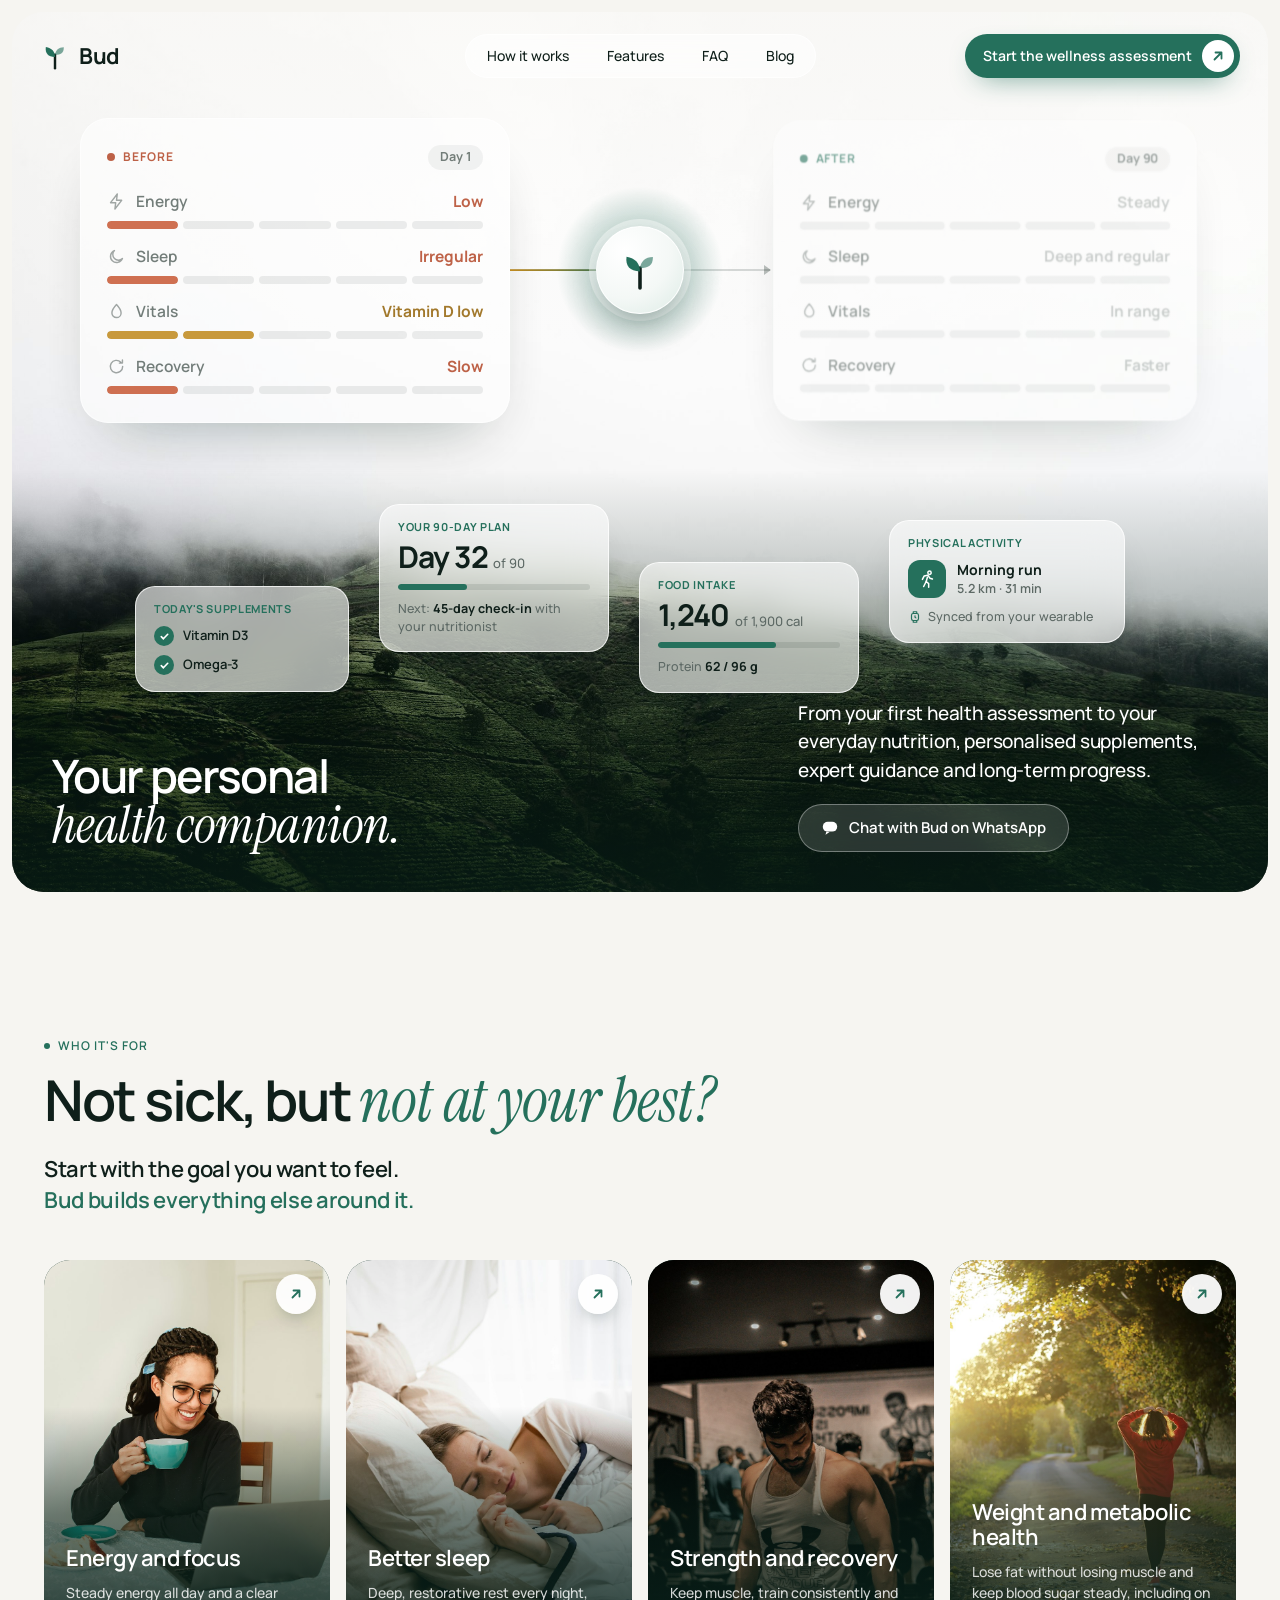
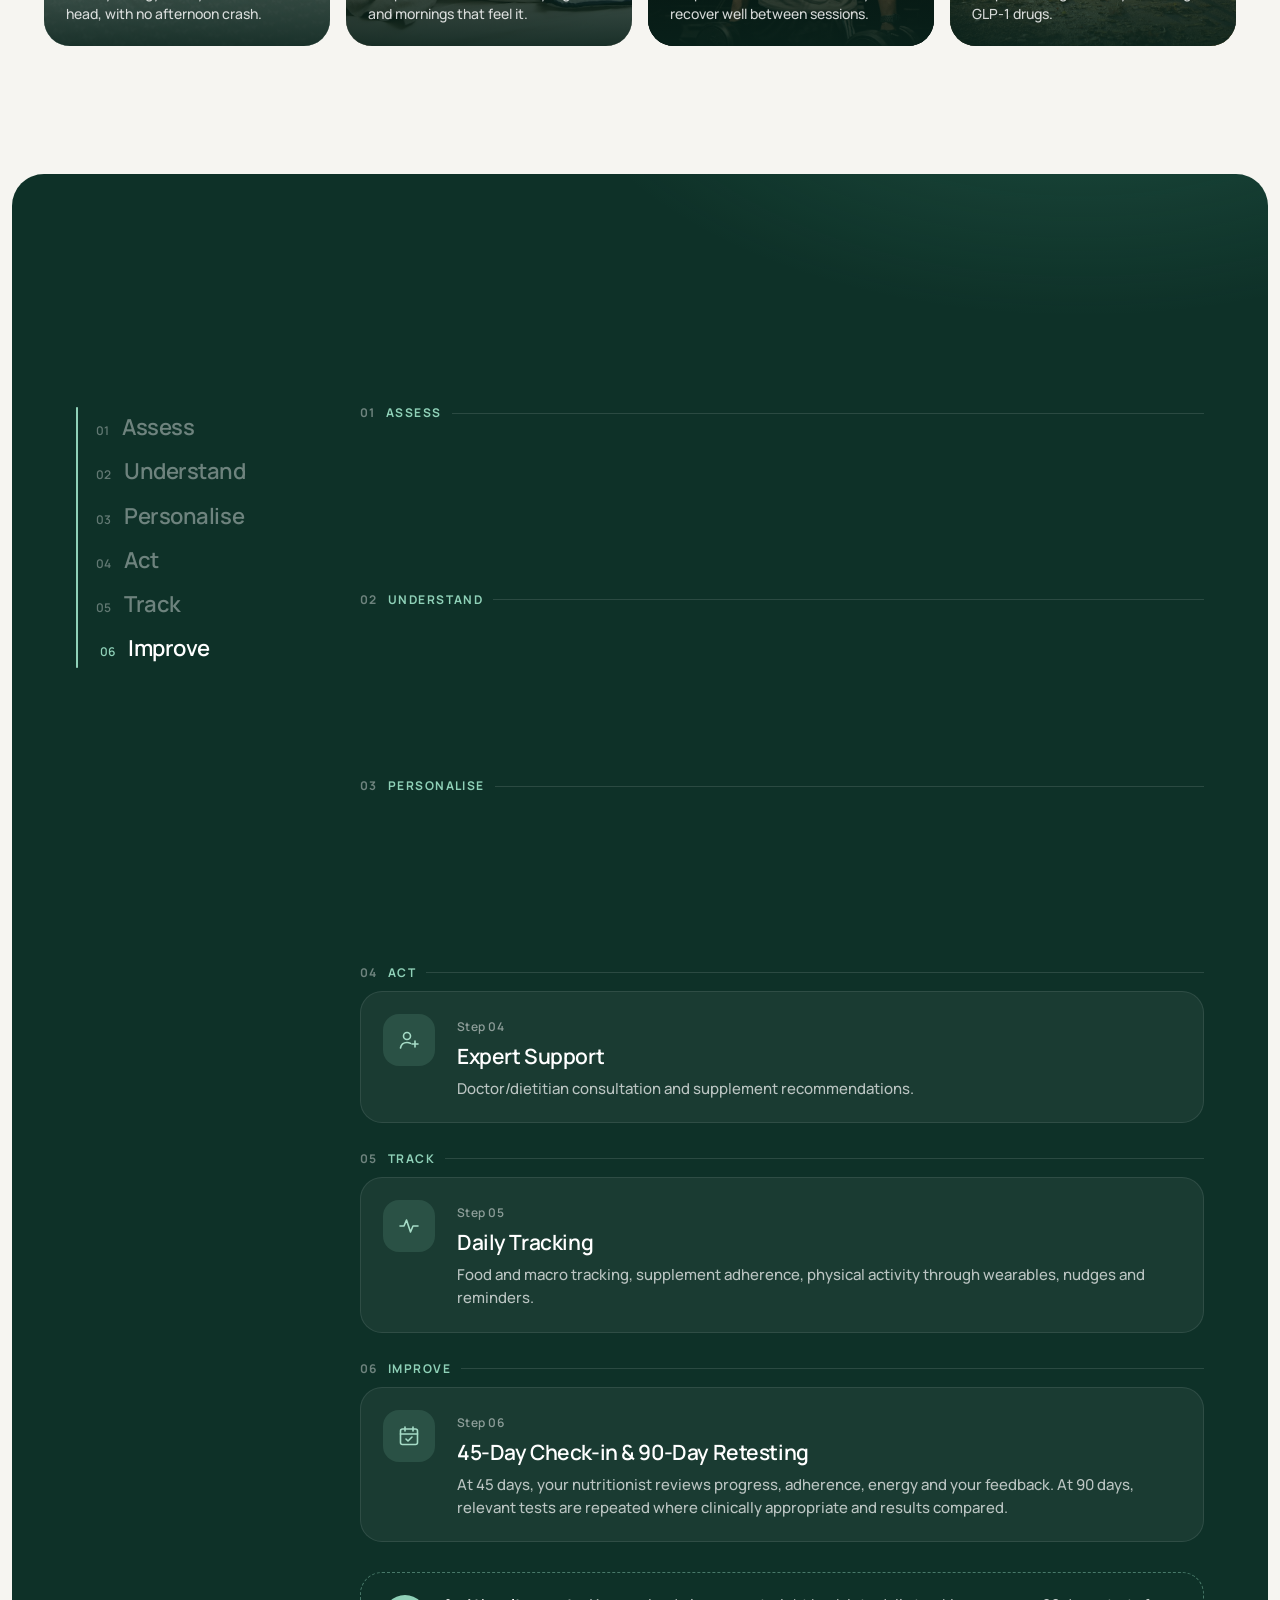
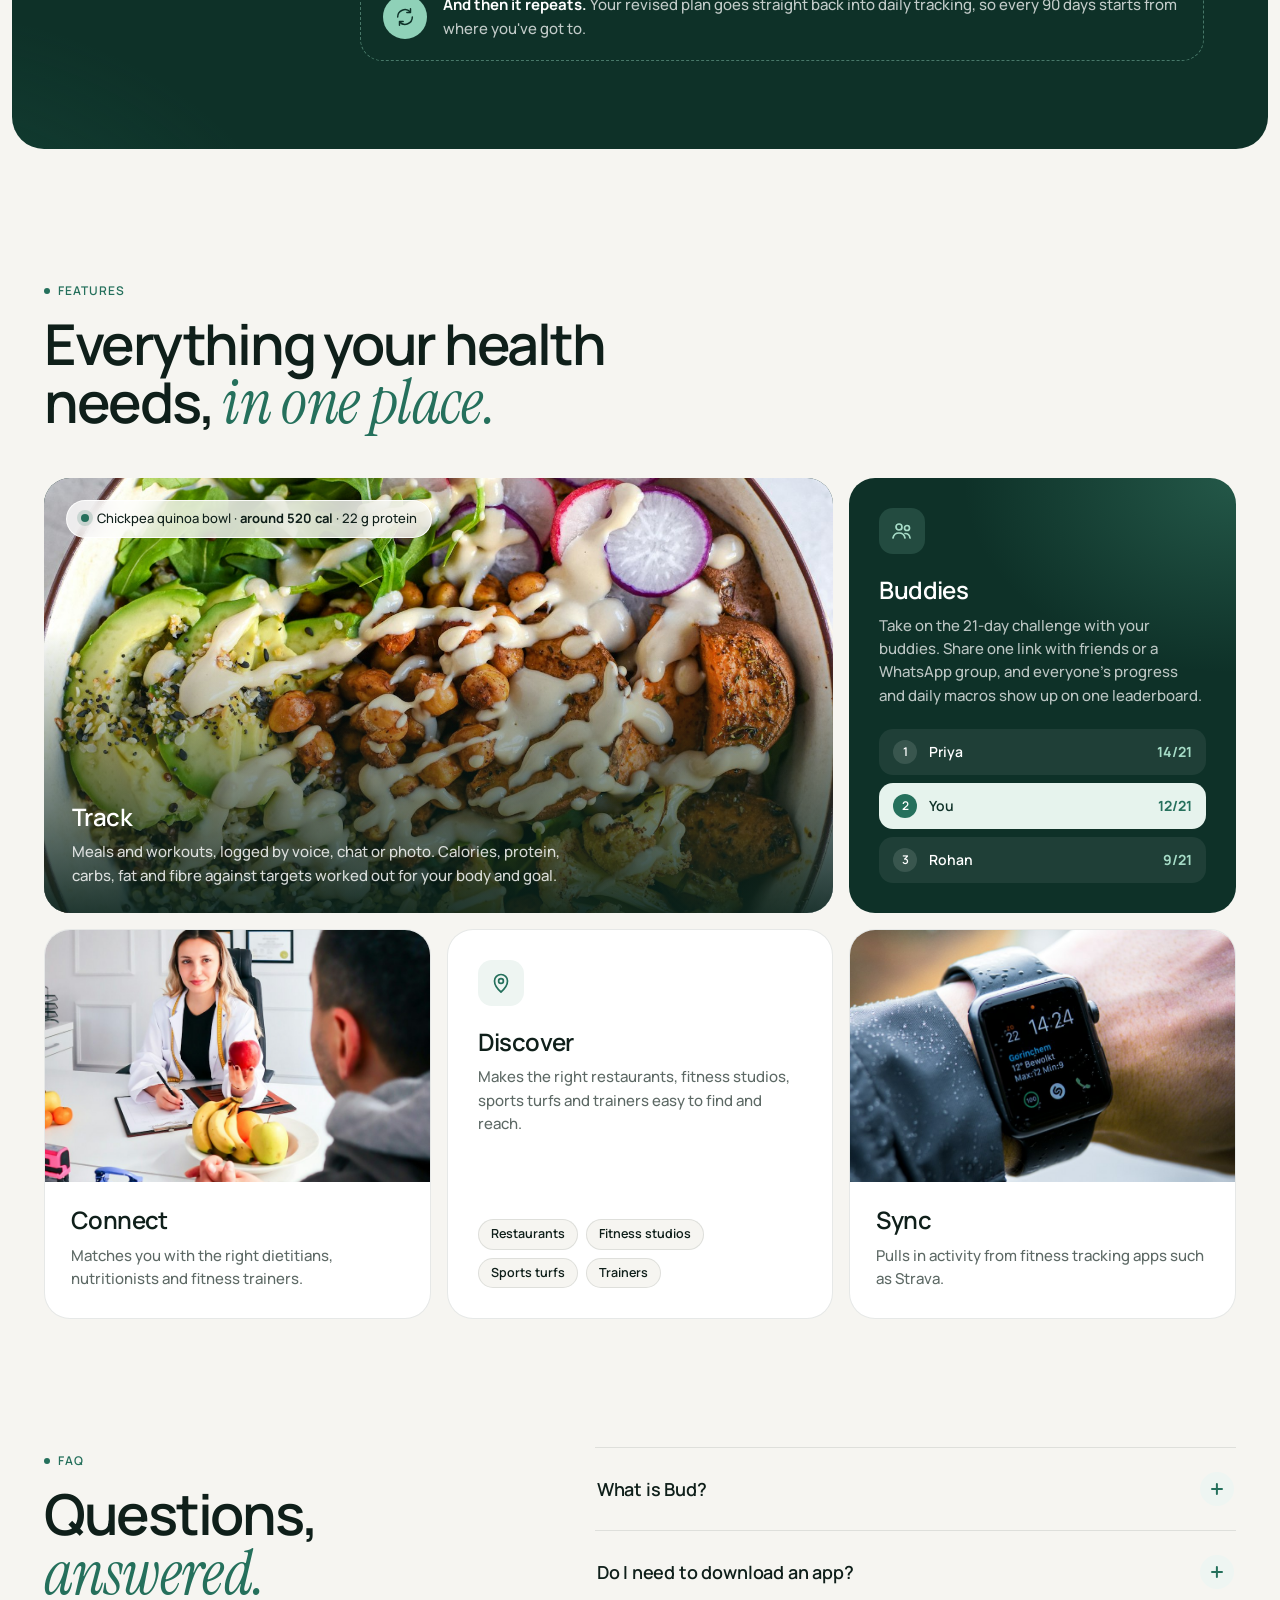
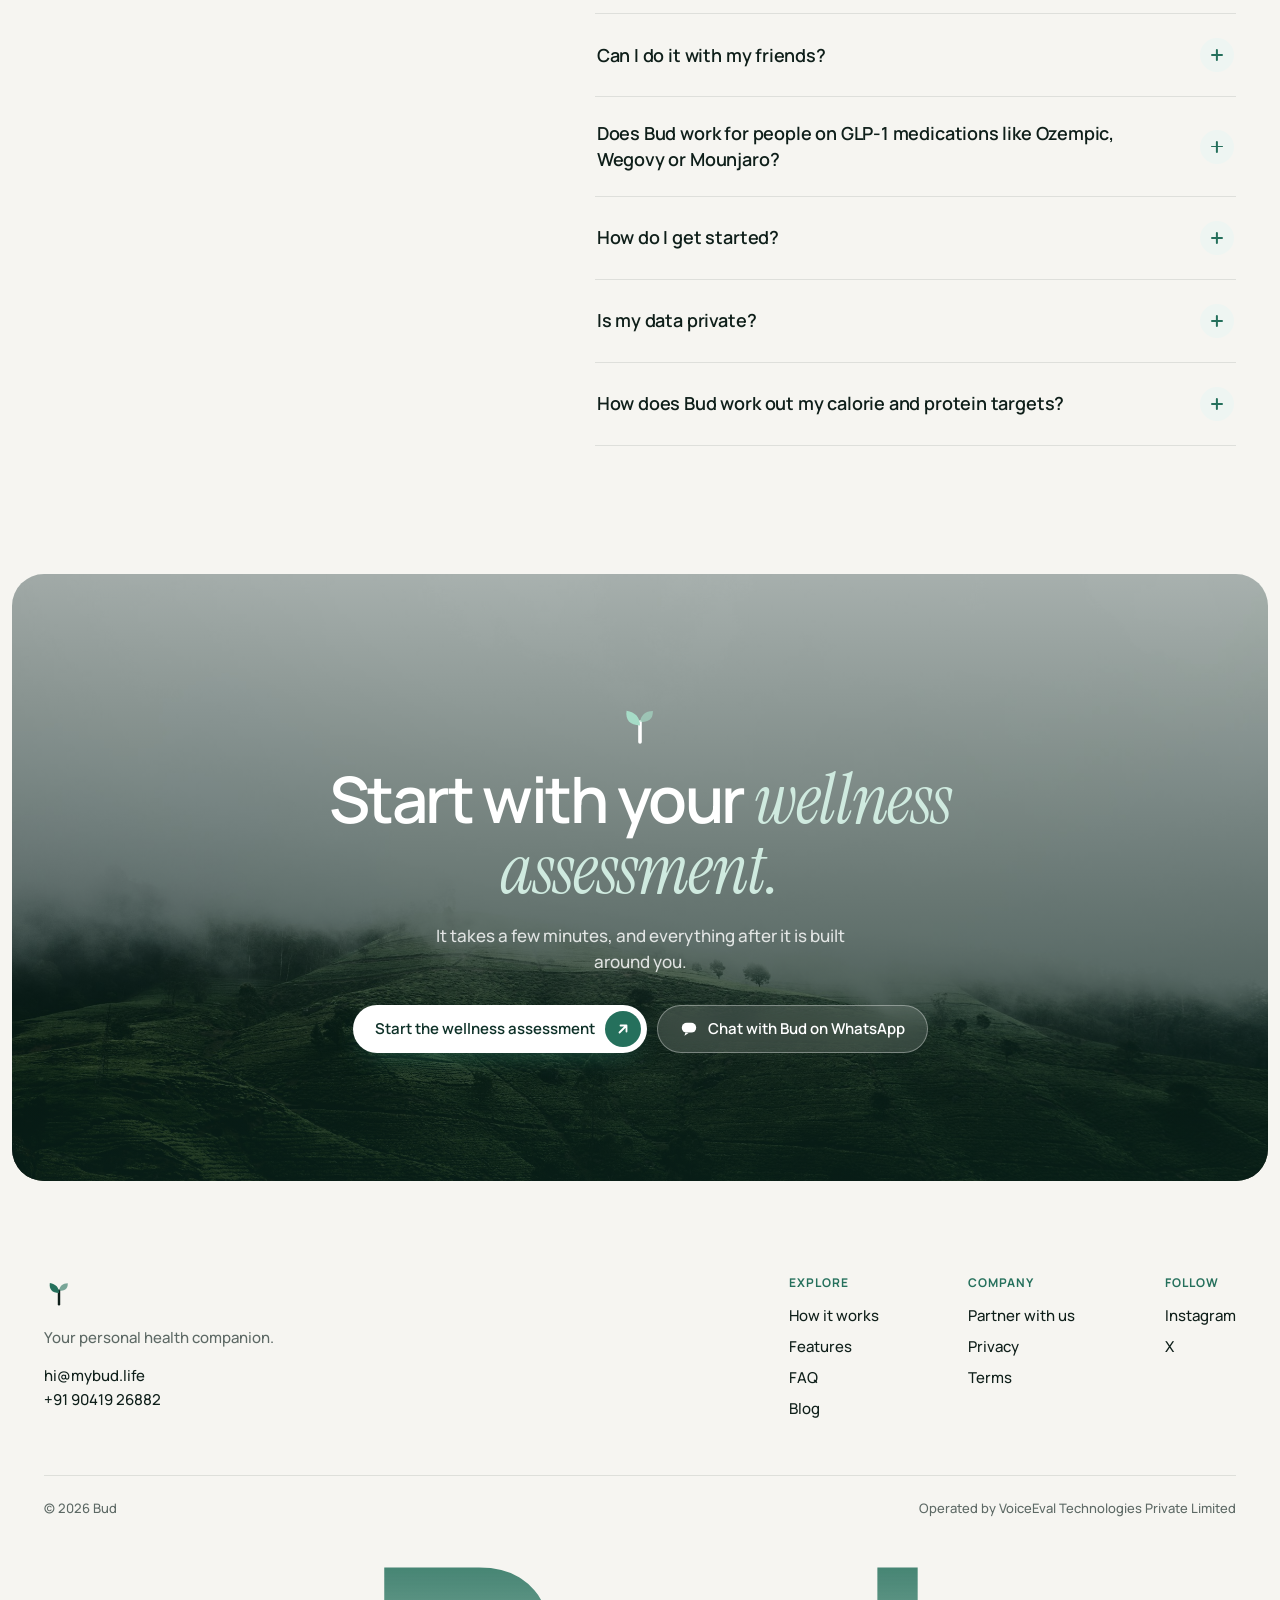
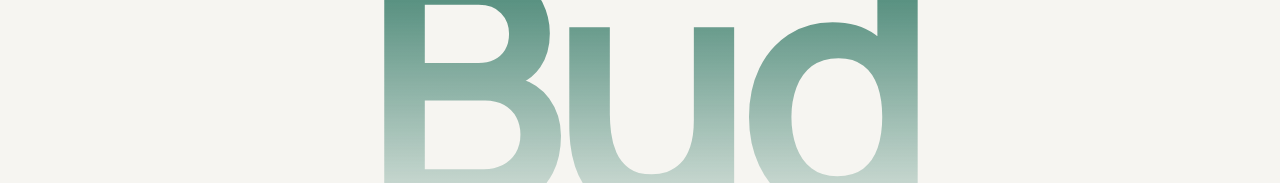
<file: index.html>
<!DOCTYPE html>
<html lang="en">
<head>
<meta charset="UTF-8">
<meta name="viewport" content="width=device-width, initial-scale=1">
<meta name="robots" content="index, follow">
<title>Bud - Your personal health companion</title>
<meta name="description" content="Bud is your personal health companion: from your first health assessment to everyday nutrition, personalised supplements, expert guidance and long-term progress.">
<meta name="keywords" content="personal health companion, health assessment, nutrition tracking, diet planning, calorie counter, supplements, dietitian, GLP-1, WhatsApp health assistant, India">
<link rel="canonical" href="https://mybud.life/">
<meta property="og:title" content="Bud - Your personal health companion">
<meta property="og:description" content="From your first health assessment to your everyday nutrition, personalised supplements, expert guidance and long-term progress.">
<meta property="og:url" content="https://mybud.life/">
<meta property="og:site_name" content="Bud">
<meta property="og:type" content="website">
<meta property="og:locale" content="en_IN">
<meta name="twitter:card" content="summary">
<meta name="twitter:title" content="Bud - Your personal health companion">
<meta name="twitter:description" content="From your first health assessment to your everyday nutrition, personalised supplements, expert guidance and long-term progress.">
<meta name="theme-color" content="#f6f5f1">
<link rel="icon" href="/favicon.svg" type="image/svg+xml">
<link rel="apple-touch-icon" href="/favicon.svg">
<link rel="preload" as="image" href="/img/hero-misty-hills.jpg">
<link rel="preconnect" href="https://fonts.googleapis.com">
<link rel="preconnect" href="https://fonts.gstatic.com" crossorigin>
<link href="https://fonts.googleapis.com/css2?family=Manrope:wght@400;500;600;700;800&family=Instrument+Serif:ital@0;1&display=swap" rel="stylesheet">
<!--
  Photos: free under the Unsplash licence.
  img/hero-misty-hills.jpg  https://unsplash.com/photos/green-grass-covered-mountain-with-fog-0iCcTwyQX7U
  img/goal-energy.jpg       https://unsplash.com/photos/photo-1628645383220-0e7f57a0b267
  img/goal-sleep.jpg        https://unsplash.com/photos/photo-1686828752370-c0398d724e82
  img/goal-strength.jpg     https://unsplash.com/photos/photo-1744551154623-4b5336e95c28
  img/goal-weight.jpg       https://unsplash.com/photos/photo-1477332552946-cfb384aeaf1c
-->
<script type="application/ld+json">
{
  "@context": "https://schema.org",
  "@graph": [
    {
      "@type": "Organization",
      "@id": "https://mybud.life/#organization",
      "name": "Bud",
      "url": "https://mybud.life/",
      "logo": "https://mybud.life/favicon.svg",
      "description": "Bud is a personal health companion, operated by VoiceEval Technologies Private Limited.",
      "sameAs": [
        "https://www.instagram.com/mybud.life/",
        "https://x.com/MyBudLife"
      ]
    },
    {
      "@type": "WebSite",
      "@id": "https://mybud.life/#website",
      "url": "https://mybud.life/",
      "name": "Bud",
      "description": "Bud is your personal health companion: from your first health assessment to everyday nutrition, personalised supplements, expert guidance and long-term progress.",
      "publisher": {
        "@id": "https://mybud.life/#organization"
      },
      "inLanguage": "en-IN"
    },
    {
      "@type": "Service",
      "name": "Bud personal health companion",
      "provider": {
        "@id": "https://mybud.life/#organization"
      },
      "serviceType": "Personal health and nutrition guidance",
      "areaServed": "IN",
      "availableChannel": {
        "@type": "ServiceChannel",
        "serviceUrl": "https://mybud.life/",
        "name": "WhatsApp"
      },
      "description": "A health assessment, a personalised nutrition and wellness plan, guidance from doctors and dietitians, and daily tracking of food, supplements and physical activity, with regular progress check-ins."
    },
    {
      "@type": "FAQPage",
      "@id": "https://mybud.life/#faq",
      "mainEntity": [
        {
          "@type": "Question",
          "name": "What is Bud?",
          "acceptedAnswer": {
            "@type": "Answer",
            "text": "Bud is your personal health companion. It starts with a health assessment, turns your assessment and test results into a personal nutrition and wellness plan, and connects you with doctors and dietitians. Then it supports you every day, tracking your food, supplements and physical activity with nudges and reminders, and checks in on your progress along the way."
          }
        },
        {
          "@type": "Question",
          "name": "Do I need to download an app?",
          "acceptedAnswer": {
            "@type": "Answer",
            "text": "No. You talk to Bud on WhatsApp, an app you already use, so there's nothing new to download."
          }
        },
        {
          "@type": "Question",
          "name": "Can I do it with my friends?",
          "acceptedAnswer": {
            "@type": "Answer",
            "text": "Yes. Ask Bud to \"invite buddies\" and it gives you a link to forward to friends or share in a WhatsApp group. Everyone who joins does Bud's 21-day challenge with you - log one meal a day on any 21 of 30 days - and you all see each other's progress, daily calories and protein on one leaderboard. Never what anyone ate, their weight or their phone number."
          }
        },
        {
          "@type": "Question",
          "name": "Does Bud work for people on GLP-1 medications like Ozempic, Wegovy or Mounjaro?",
          "acceptedAnswer": {
            "@type": "Answer",
            "text": "Yes. Bud plans around a smaller appetite, sizes food suggestions to match, and can remind you when your next dose is due. It's not medical advice - talk to your doctor about your treatment."
          }
        },
        {
          "@type": "Question",
          "name": "How do I get started?",
          "acceptedAnswer": {
            "@type": "Answer",
            "text": "Tap \"Start the wellness assessment\" on this page, or message Bud on WhatsApp at wa.me/15672352765 and say hi. No signup needed."
          }
        },
        {
          "@type": "Question",
          "name": "Is my data private?",
          "acceptedAnswer": {
            "@type": "Answer",
            "text": "Yes - see our Privacy Policy at https://mybud.life/privacy for exactly what Bud collects, how it's used, and how to delete it at any time."
          }
        },
        {
          "@type": "Question",
          "name": "How does Bud work out my calorie and protein targets?",
          "acceptedAnswer": {
            "@type": "Answer",
            "text": "From your age, sex, height, weight, how active you are and your goal, using ICMR-NIN's 2020 method for Indians and WHO's limits for fat and fibre. The full method, every source and a calculator are at https://mybud.life/blog/calorie-calculator."
          }
        }
      ]
    }
  ]
}
</script>
<style>
  :root {
    --brand: #25705c;
    --brand-700: #1d5a4a;
    --brand-900: #0e3128;
    --brand-50: #eef5f2;
    --brand-100: #dbeae4;
    --paper: #f6f5f1;
    --ink: #0f1f1a;
    --muted: #5d6965;
    --line: rgba(15, 31, 26, 0.1);
    --glass: rgba(255, 255, 255, 0.62);
    --sans: Manrope, system-ui, -apple-system, "Segoe UI", sans-serif;
    --serif: "Instrument Serif", Georgia, serif;
  }

  * { box-sizing: border-box; }
  html { scroll-behavior: smooth; }
  body {
    margin: 0;
    background: var(--paper);
    color: var(--ink);
    font-family: var(--sans);
    -webkit-font-smoothing: antialiased;
    text-rendering: optimizeLegibility;
  }
  a { color: inherit; }
  img { display: block; max-width: 100%; }
  [hidden] { display: none !important; }

  /* ---------- Buttons ---------- */
  .btn {
    display: inline-flex;
    align-items: center;
    gap: 10px;
    min-height: 48px;
    padding: 6px 6px 6px 22px;
    border: 0;
    border-radius: 100px;
    font: 600 15px/1.2 var(--sans);
    text-decoration: none;
    white-space: nowrap;
    cursor: pointer;
    transition: transform .2s ease, background-color .2s ease, box-shadow .2s ease;
  }
  .btn:hover { transform: translateY(-1px); }
  .btn-arrow {
    width: 36px;
    height: 36px;
    display: grid;
    place-items: center;
    border-radius: 50%;
    flex: 0 0 auto;
  }
  .btn-arrow svg { width: 16px; height: 16px; }
  .btn-primary {
    background: var(--brand);
    color: #fff;
    box-shadow: 0 10px 28px -14px rgba(37, 112, 92, 0.9);
  }
  .btn-primary:hover { background: var(--brand-700); }
  .btn-primary .btn-arrow { background: #fff; color: var(--brand); }
  .btn-light {
    background: rgba(255, 255, 255, 0.14);
    color: #fff;
    border: 1px solid rgba(255, 255, 255, 0.35);
    padding-right: 22px;
    backdrop-filter: blur(10px);
    -webkit-backdrop-filter: blur(10px);
  }
  .btn-light:hover { background: rgba(255, 255, 255, 0.24); }
  .btn-light svg { width: 18px; height: 18px; }

  /* ---------- Hero ---------- */
  .hero { padding: 12px; }
  .hero-frame {
    position: relative;
    min-height: min(920px, calc(100svh - 24px));
    height: 880px;
    max-height: 960px;
    border-radius: 32px;
    overflow: hidden;
    background: #e9ece8 url("/img/hero-misty-hills.jpg") center 62% / cover no-repeat;
    isolation: isolate;
  }
  .hero-frame::before {
    /* soft wash so the mist reads clean and the hills carry white text */
    content: "";
    position: absolute;
    inset: 0;
    z-index: -1;
    background:
      linear-gradient(180deg, rgba(246, 245, 241, 0.55) 0%, rgba(246, 245, 241, 0) 38%),
      linear-gradient(0deg, rgba(8, 30, 23, 0.78) 0%, rgba(8, 30, 23, 0.38) 26%, rgba(8, 30, 23, 0) 48%);
  }

  .nav {
    position: relative;
    z-index: 5;
    display: flex;
    align-items: center;
    gap: 28px;
    padding: 22px 28px;
  }
  .logo {
    display: inline-flex;
    align-items: center;
    gap: 9px;
    text-decoration: none;
    font: 700 22px/1 var(--sans);
    letter-spacing: -0.02em;
    color: var(--ink);
  }
  .logo svg { width: 30px; height: 30px; }
  .nav-links {
    position: relative;
    display: flex;
    gap: 6px;
    margin: 0 auto;
    padding: 5px;
    border-radius: 100px;
    background: rgba(255, 255, 255, 0.55);
    border: 1px solid rgba(255, 255, 255, 0.7);
    backdrop-filter: blur(14px);
    -webkit-backdrop-filter: blur(14px);
  }
  .nav-links a {
    padding: 9px 16px;
    border-radius: 100px;
    color: var(--ink);
    text-decoration: none;
    font: 500 14px/1 var(--sans);
    position: relative;
    z-index: 1;
    transition: background-color .2s ease, color .25s ease;
  }
  .nav-links a:hover,
  .nav-links a:focus-visible { background: var(--brand-100); color: var(--brand-700); outline: none; }
  .nav-links.has-glide a:hover,
  .nav-links.has-glide a:focus-visible { background: transparent; }
  .nav-glide {
    position: absolute;
    top: 5px;
    bottom: 5px;
    left: 0;
    width: 0;
    border-radius: 100px;
    background: var(--brand-100);
    box-shadow: inset 0 0 0 1px rgba(37, 112, 92, 0.14);
    opacity: 0;
    pointer-events: none;
    transition: transform .4s cubic-bezier(.2, .7, .2, 1), width .4s cubic-bezier(.2, .7, .2, 1), opacity .2s ease;
  }
  .nav-links.is-gliding .nav-glide { opacity: 1; }
  @media (min-width: 981px) {
    .nav { display: grid; grid-template-columns: 1fr auto 1fr; }
    .logo { justify-self: start; }
    .nav-links { margin: 0; }
    .nav-right { justify-self: end; }
  }
  .nav-right { display: flex; align-items: center; gap: 18px; }
  .nav .btn { min-height: 44px; font-size: 14px; padding-left: 18px; }
  .nav .btn-arrow { width: 32px; height: 32px; }

  .menu { display: none; position: relative; }
  .menu-btn {
    position: relative;
    width: 44px;
    height: 44px;
    padding: 0;
    border-radius: 50%;
    background: rgba(255, 255, 255, 0.72);
    border: 1px solid rgba(255, 255, 255, 0.85);
    cursor: pointer;
    transition: background-color .25s ease, transform .25s ease;
  }
  .menu-btn:hover { transform: scale(1.04); }
  .menu-btn span {
    position: absolute;
    left: 13px;
    width: 18px;
    height: 1.8px;
    border-radius: 2px;
    background: var(--ink);
    transition: transform .4s cubic-bezier(.7, 0, .2, 1), top .4s cubic-bezier(.7, 0, .2, 1), background-color .25s ease;
  }
  .menu-btn span:nth-child(1) { top: 17px; }
  .menu-btn span:nth-child(2) { top: 25px; }
  .menu.open .menu-btn { background: var(--brand); border-color: var(--brand); }
  .menu.open .menu-btn span { background: #fff; top: 21px; }
  .menu.open .menu-btn span:nth-child(1) { transform: rotate(45deg); }
  .menu.open .menu-btn span:nth-child(2) { transform: rotate(-45deg); }
  .menu-panel {
    position: absolute;
    right: 0;
    top: 54px;
    width: 250px;
    padding: 8px;
    border-radius: 20px;
    background: rgba(255, 255, 255, 0.92);
    border: 1px solid rgba(255, 255, 255, 0.9);
    backdrop-filter: blur(20px) saturate(140%);
    -webkit-backdrop-filter: blur(20px) saturate(140%);
    box-shadow: 0 30px 70px -24px rgba(15, 31, 26, 0.4);
    display: flex;
    flex-direction: column;
    transform-origin: top right;
    opacity: 0;
    visibility: hidden;
    transform: translateY(-10px) scale(0.94);
    transition: opacity .25s ease, transform .35s cubic-bezier(.2, .8, .2, 1), visibility 0s linear .35s;
  }
  .menu.open .menu-panel {
    opacity: 1;
    visibility: visible;
    transform: none;
    transition: opacity .25s ease, transform .45s cubic-bezier(.2, .9, .25, 1.15), visibility 0s;
  }
  .menu-panel a, .menu-panel button {
    padding: 13px 14px;
    border: 0;
    border-radius: 14px;
    background: none;
    text-align: left;
    text-decoration: none;
    color: var(--ink);
    font: 500 15px/1.2 var(--sans);
    cursor: pointer;
    opacity: 0;
    transform: translateY(8px);
    transition: opacity .2s ease, transform .2s ease, background-color .2s ease;
  }
  .menu.open .menu-panel a, .menu.open .menu-panel button {
    opacity: 1;
    transform: none;
    transition: opacity .35s ease calc(var(--i) * 45ms + 80ms), transform .45s cubic-bezier(.2, .8, .2, 1) calc(var(--i) * 45ms + 80ms), background-color .2s ease;
  }
  .menu-panel a:hover, .menu-panel button:hover { background: var(--brand-50); }
  .menu-panel .menu-cta {
    margin-top: 4px;
    background: var(--brand);
    color: #fff;
    font-weight: 600;
    text-align: center;
  }
  .menu-panel .menu-cta:hover { background: var(--brand-700); }

  /* ---------- Flow: day 1 -> through Bud -> day 90 ----------
     Every class starts fl-. The script at the end of the page runs it on a
     slow loop; with no script, or with reduced motion, the finished state
     (.is-static) shows. */
  .flow {
    --leg: 1100ms;
    position: absolute;
    left: 0;
    right: 0;
    top: 106px;
    z-index: 2;
    width: min(1120px, calc(100% - 64px));
    margin: 0 auto;
    display: grid;
    grid-template-columns: minmax(0, 1fr) clamp(150px, 24%, 260px) minmax(0, 1fr);
    align-items: center;
    color: var(--ink);
    animation: rise 1s cubic-bezier(.2, .7, .2, 1) both .15s;
  }
  .fl-card {
    position: relative;
    z-index: 1;
    padding: 26px 26px 28px;
    border-radius: 28px;
    background: rgba(255, 255, 255, 0.66);
    border: 1px solid rgba(255, 255, 255, 0.88);
    box-shadow: 0 30px 60px -34px rgba(10, 35, 28, 0.45);
    backdrop-filter: blur(20px) saturate(140%);
    -webkit-backdrop-filter: blur(20px) saturate(140%);
    transition: opacity .8s ease, transform .8s cubic-bezier(.2, .7, .2, 1), box-shadow .8s ease, border-color .8s ease;
  }
  .fl-head { display: flex; align-items: center; justify-content: space-between; margin-bottom: 22px; }
  .fl-tag { display: inline-flex; align-items: center; gap: 8px; font: 700 12px/1 var(--sans); letter-spacing: 0.08em; text-transform: uppercase; }
  .fl-tag::before { content: ""; width: 8px; height: 8px; border-radius: 50%; background: currentColor; }
  .fl-before .fl-tag { color: #b4492a; }
  .fl-after .fl-tag { color: var(--brand); }
  .fl-day { padding: 6px 12px; border-radius: 100px; background: rgba(15, 31, 26, 0.06); font: 700 12.5px/1 var(--sans); color: var(--muted); transition: background .8s ease, color .8s ease; }
  .fl-rows { display: grid; gap: 18px; }
  .fl-row {
    display: grid;
    grid-template-columns: 19px 1fr auto;
    grid-template-areas: "ico name word" "meter meter meter";
    align-items: center;
    column-gap: 10px;
    row-gap: 10px;
  }
  .fl-row svg { grid-area: ico; width: 19px; height: 19px; color: rgba(15, 31, 26, 0.45); }
  .fl-name { grid-area: name; font: 600 15.5px/1.2 var(--sans); color: var(--muted); }
  .fl-word { grid-area: word; font: 700 15.5px/1.2 var(--sans); white-space: nowrap; color: var(--w, var(--ink)); }
  .fl-meter { grid-area: meter; display: grid; grid-template-columns: repeat(5, 1fr); gap: 5px; }
  .fl-meter i { position: relative; height: 8px; border-radius: 4px; background: rgba(15, 31, 26, 0.09); overflow: hidden; }
  .fl-meter i::before {
    content: "";
    position: absolute;
    inset: 0;
    border-radius: 4px;
    background: var(--c, var(--brand));
    transform: scaleX(0);
    transform-origin: left;
    transition: transform .45s cubic-bezier(.3, .7, .2, 1);
  }
  .fl-meter i:nth-child(2) { --s: 1; }
  .fl-meter i:nth-child(3) { --s: 2; }
  .fl-meter i:nth-child(4) { --s: 3; }
  .fl-before .fl-meter i.f::before { transform: scaleX(1); }

  /* the day-90 card waits, faded, until the path reaches it */
  .fl-after { opacity: 0.6; transform: scale(0.985); }
  .fl-after .fl-word { color: rgba(15, 31, 26, 0.34); transition: color .6s ease; }
  .flow.is-after .fl-after, .flow.is-static .fl-after {
    opacity: 1;
    transform: none;
    border-color: rgba(255, 255, 255, 1);
    box-shadow: 0 34px 70px -30px rgba(37, 112, 92, 0.62), 0 0 0 1px rgba(37, 112, 92, 0.14);
  }
  .flow.is-after .fl-after .fl-day, .flow.is-static .fl-after .fl-day { background: var(--brand-100); color: var(--brand-700); }
  .flow.is-after .fl-after .fl-word, .flow.is-static .fl-after .fl-word { color: var(--brand-700); transition-delay: calc(var(--r) * 120ms); }
  .flow.is-after .fl-after .fl-meter i.f::before, .flow.is-static .fl-after .fl-meter i.f::before {
    transform: scaleX(1);
    transition-delay: calc(var(--r) * 120ms + var(--s, 0) * 90ms + 150ms);
  }
  .flow.is-run .fl-before { opacity: 0.86; }

  /* the path between the two days, through a glowing Bud */
  .fl-mid { position: relative; z-index: 2; height: 88px; }
  .fl-line, .fl-fill, .fl-run { position: absolute; left: 0; right: 0; top: 43px; height: 2px; }
  .fl-line { background: rgba(15, 31, 26, 0.16); }
  .fl-line::after {
    /* arrowhead into the day-90 card */
    content: "";
    position: absolute;
    right: -1px;
    top: -4px;
    border: 5px solid transparent;
    border-right: 0;
    border-left: 7px solid rgba(15, 31, 26, 0.28);
    transition: border-left-color .5s ease;
  }
  .flow.is-after .fl-line::after, .flow.is-static .fl-line::after { border-left-color: var(--brand); }
  .fl-fill {
    background: linear-gradient(90deg, #c08a1e 0%, var(--brand) 50%, var(--brand) 100%);
    clip-path: inset(0 100% 0 0);
  }
  .flow.is-run .fl-fill { clip-path: inset(0 50% 0 0); transition: clip-path var(--leg) cubic-bezier(.5, 0, .4, 1); }
  .flow.is-run2 .fl-fill, .flow.is-static .fl-fill { clip-path: inset(0 0 0 0); }
  .fl-run { opacity: 0; transform: translateX(0); }
  .fl-run i {
    position: absolute;
    left: -6px;
    top: -5px;
    width: 12px;
    height: 12px;
    border-radius: 50%;
    background: #fff;
    box-shadow: 0 0 0 4px rgba(37, 112, 92, 0.26), 0 0 22px 6px rgba(37, 112, 92, 0.5);
  }
  .fl-run i::before {
    content: "";
    position: absolute;
    right: 6px;
    top: 5px;
    width: 48px;
    height: 2px;
    border-radius: 2px;
    background: linear-gradient(90deg, rgba(255, 255, 255, 0), rgba(255, 255, 255, 0.95));
  }
  .flow.is-run .fl-run { opacity: 1; transform: translateX(50%); transition: transform var(--leg) cubic-bezier(.5, 0, .4, 1), opacity .3s ease; }
  .flow.is-run2 .fl-run { transform: translateX(100%); }
  .flow.is-out .fl-run { opacity: 0; transition: opacity .35s ease; }

  .fl-orb { position: absolute; left: 50%; top: 0; z-index: 1; width: 88px; height: 88px; margin-left: -44px; }
  .fl-orb::before {
    /* the glow, breathing slowly */
    content: "";
    position: absolute;
    inset: -40px;
    border-radius: 50%;
    background: radial-gradient(circle, rgba(37, 112, 92, 0.52) 0%, rgba(37, 112, 92, 0.2) 45%, rgba(37, 112, 92, 0) 70%);
    animation: flBreathe 3.4s ease-in-out infinite alternate;
  }
  .fl-orb::after {
    /* a ripple when the path reaches Bud */
    content: "";
    position: absolute;
    inset: 0;
    border-radius: 50%;
    border: 2px solid rgba(37, 112, 92, 0.6);
    opacity: 0;
  }
  .fl-core {
    position: relative;
    z-index: 1;
    width: 100%;
    height: 100%;
    display: grid;
    place-items: center;
    border-radius: 50%;
    background: radial-gradient(circle at 32% 28%, #fff 0%, #f4f8f6 55%, #dcebe5 100%);
    border: 1px solid rgba(255, 255, 255, 0.95);
    box-shadow: 0 18px 38px -14px rgba(10, 35, 28, 0.5), 0 0 0 7px rgba(255, 255, 255, 0.42);
    transition: transform .6s cubic-bezier(.3, 1.5, .4, 1), box-shadow .6s ease;
  }
  .fl-core svg { width: 44px; height: 44px; }
  .fl-orb.on .fl-core { transform: scale(1.1); box-shadow: 0 18px 40px -12px rgba(37, 112, 92, 0.65), 0 0 0 8px rgba(37, 112, 92, 0.14); }
  .fl-orb.on::after { animation: flRipple 1.2s ease-out both; }
  .fl-orb.on::before { animation: flFlare 1.4s ease-out both; }
  @keyframes flBreathe { from { transform: scale(0.86); opacity: 0.7; } to { transform: scale(1.08); opacity: 1; } }
  @keyframes flRipple { from { transform: scale(1); opacity: 0.75; } to { transform: scale(2.2); opacity: 0; } }
  @keyframes flFlare { 0% { transform: scale(1); } 35% { transform: scale(1.5); } 100% { transform: scale(1.05); } }

  /* the loop's reset: fade the lit path out, then snap back with no motion */
  .flow.is-fade .fl-fill, .flow.is-fade .fl-run { opacity: 0; transition: opacity .7s ease; }
  .flow.fl-snap, .flow.fl-snap *, .flow.fl-snap *::before, .flow.fl-snap *::after { transition: none !important; }

  .hero-cards { position: absolute; inset: 0; z-index: 4; pointer-events: none; }
  .hero-cards .glass { pointer-events: auto; }
  .bar { height: 5px; border-radius: 5px; background: #eceae4; overflow: hidden; }
  .bar i { display: block; height: 100%; border-radius: 5px; background: var(--brand); }

  .glass {
    position: absolute;
    z-index: 4;
    padding: 16px 18px;
    border-radius: 20px;
    background: var(--glass);
    border: 1px solid rgba(255, 255, 255, 0.75);
    box-shadow: 0 24px 50px -26px rgba(10, 35, 28, 0.45);
    backdrop-filter: blur(18px) saturate(140%);
    -webkit-backdrop-filter: blur(18px) saturate(140%);
    animation:
      rise 1s cubic-bezier(.2, .7, .2, 1) both var(--delay, .35s),
      bob var(--bob, 7s) ease-in-out calc(var(--delay, .35s) + 1s) infinite alternate;
  }
  .glass .k { font: 700 11px/1 var(--sans); letter-spacing: 0.06em; text-transform: uppercase; color: var(--brand); }
  .glass .big { margin-top: 10px; font: 700 30px/1 var(--sans); letter-spacing: -0.03em; }
  .glass .big small { font: 500 13px/1 var(--sans); color: var(--muted); letter-spacing: 0; }
  .glass .bar { height: 6px; margin-top: 12px; background: rgba(15, 31, 26, 0.1); }
  .glass p { margin: 10px 0 0; font: 500 12.5px/1.4 var(--sans); color: var(--muted); }
  .glass p b { color: var(--ink); font-weight: 700; }
  .glass-supp { width: 214px; left: calc(50% - 505px); top: 574px; --delay: .3s; --bob: 8s; }
  .glass-plan { width: 230px; left: calc(50% - 261px); top: 492px; --delay: .4s; --bob: 6.5s; }
  .glass-food { width: 220px; left: calc(50% - 1px); top: 550px; --delay: .5s; --bob: 7.5s; }
  .glass-act { width: 236px; left: calc(50% + 249px); top: 508px; --delay: .6s; --bob: 7s; }
  .glass-supp ul { list-style: none; margin: 12px 0 0; padding: 0; display: grid; gap: 9px; }
  .glass-supp li { display: flex; align-items: center; gap: 9px; font: 600 13px/1.2 var(--sans); }
  .act-row { display: flex; align-items: center; gap: 11px; margin-top: 12px; }
  .act-ico {
    width: 38px;
    height: 38px;
    flex: 0 0 auto;
    display: grid;
    place-items: center;
    border-radius: 12px;
    background: var(--brand);
    color: #fff;
  }
  .act-ico svg { width: 20px; height: 20px; }
  .act-row b { display: block; font: 700 14px/1.2 var(--sans); }
  .act-row small { display: block; margin-top: 3px; font: 600 12.5px/1.2 var(--sans); color: var(--muted); }
  .glass p.sync { display: flex; align-items: center; gap: 6px; }
  .glass p.sync svg { width: 14px; height: 14px; color: var(--brand); flex: 0 0 auto; }
  @keyframes bob { from { transform: translateY(0); } to { transform: translateY(-8px); } }
  .tick {
    width: 20px;
    height: 20px;
    display: grid;
    place-items: center;
    border-radius: 50%;
    background: var(--brand);
    color: #fff;
    flex: 0 0 auto;
  }
  .tick svg { width: 11px; height: 11px; }

  .hero-bottom {
    position: absolute;
    left: 0;
    right: 0;
    bottom: 0;
    z-index: 4;
    display: flex;
    justify-content: space-between;
    align-items: flex-end;
    gap: 40px;
    padding: 0 40px 40px;
    pointer-events: none;
  }
  .hero-bottom > * { pointer-events: auto; }
  .hero-title { max-width: 380px; color: #fff; }
  .eyebrow {
    display: inline-flex;
    align-items: center;
    gap: 8px;
    font: 600 12px/1 var(--sans);
    letter-spacing: 0.08em;
    text-transform: uppercase;
  }
  .eyebrow::before {
    content: "";
    width: 6px;
    height: 6px;
    border-radius: 50%;
    background: currentColor;
  }
  .hero-title h1 {
    margin: 0;
    font: 600 clamp(34px, 3.6vw, 48px)/1.04 var(--sans);
    letter-spacing: -0.035em;
  }
  .hero-title h1 em {
    font: italic 400 1.12em/1 var(--serif);
    letter-spacing: -0.01em;
  }
  .hero-copy { max-width: 430px; color: #fff; }
  .hero-copy p {
    margin: 0;
    font: 500 19px/1.5 var(--sans);
    letter-spacing: -0.01em;
    color: #fff;
    text-shadow: 0 1px 20px rgba(8, 30, 23, 0.45);
  }
  .hero-ctas { display: flex; flex-wrap: wrap; gap: 10px; margin-top: 20px; }
  .hero-cta-small { display: none; }

  /* ---------- Sections ---------- */
  .goals { max-width: 1240px; margin: 0 auto; padding: clamp(80px, 10vw, 128px) 24px 0; }
  .section-head {
    display: flex;
    justify-content: space-between;
    align-items: flex-end;
    gap: 32px;
    margin-bottom: 44px;
  }
  .section-head .eyebrow { color: var(--brand); }
  .section-head h2 {
    margin: 16px 0 0;
    max-width: 640px;
    font: 600 clamp(34px, 4.4vw, 58px)/1.02 var(--sans);
    letter-spacing: -0.04em;
  }
  .section-head h2 em { font: italic 400 1.1em/1 var(--serif); letter-spacing: -0.01em; color: var(--brand); }
  .section-head > p {
    max-width: 340px;
    margin: 0;
    color: var(--muted);
    font: 500 16px/1.6 var(--sans);
  }
  /* who it's for: the line sits under the heading, right above the cards */
  .section-head.goals-head { flex-direction: column; align-items: flex-start; gap: 22px; }
  .goals-head h2 { max-width: none; }
  .goals-lead > p:first-child { max-width: 620px; margin: 0; font: 600 22px/1.4 var(--sans); letter-spacing: -0.015em; color: var(--ink); }
  .goals-lead > p:first-child span { display: block; color: var(--brand); }

  .goal-grid { display: grid; grid-template-columns: repeat(4, 1fr); gap: 16px; }
  .goal {
    position: relative;
    display: block;
    aspect-ratio: 4 / 5.4;
    border-radius: 26px;
    overflow: hidden;
    background: var(--brand-900);
    color: #fff;
    text-decoration: none;
    isolation: isolate;
    transition: translate .45s cubic-bezier(.2, .7, .2, 1), box-shadow .45s ease;
  }
  /* the scroll reveal owns transform, so the hover lift uses translate */
  .js .goal.reveal {
    transition: opacity .9s ease, transform .9s cubic-bezier(.2, .7, .2, 1), translate .45s cubic-bezier(.2, .7, .2, 1), box-shadow .45s ease;
    transition-delay: calc(var(--d, 0) * 90ms), calc(var(--d, 0) * 90ms), 0s, 0s;
  }
  .goal:hover, .goal:focus-visible { translate: 0 -6px; box-shadow: 0 34px 60px -32px rgba(9, 34, 27, 0.6); }
  .goal:focus-visible { outline: 3px solid var(--brand); outline-offset: 3px; }
  .goal-go {
    position: absolute;
    top: 14px;
    right: 14px;
    width: 40px;
    height: 40px;
    display: grid;
    place-items: center;
    border-radius: 50%;
    background: rgba(255, 255, 255, 0.94);
    color: var(--brand);
    box-shadow: 0 8px 20px -10px rgba(9, 34, 27, 0.6);
    transition: background .3s ease, color .3s ease, transform .4s cubic-bezier(.3, 1.4, .4, 1);
  }
  .goal-go svg { width: 16px; height: 16px; }
  .goal:hover .goal-go, .goal:focus-visible .goal-go { background: var(--brand); color: #fff; transform: scale(1.08); }
  .goal img {
    position: absolute;
    inset: 0;
    width: 100%;
    height: 100%;
    object-fit: cover;
    z-index: -2;
    filter: saturate(0.9);
    transition: transform 1.2s cubic-bezier(.2, .7, .2, 1);
  }
  .goal::after {
    content: "";
    position: absolute;
    inset: 0;
    z-index: -1;
    background: linear-gradient(0deg, rgba(9, 34, 27, 0.92) 0%, rgba(9, 34, 27, 0.55) 34%, rgba(9, 34, 27, 0) 62%);
    transition: opacity .5s ease;
  }
  .goal:hover img { transform: scale(1.06); }
  .goal-text { position: absolute; left: 22px; right: 22px; bottom: 22px; }
  .goal h3 { margin: 0; font: 600 22px/1.15 var(--sans); letter-spacing: -0.02em; }
  .goal p { margin: 10px 0 0; font: 500 14px/1.5 var(--sans); color: rgba(255, 255, 255, 0.82); }


  /* scroll reveal (only once JS has marked the page) */
  .js .reveal { opacity: 0; transform: translateY(28px); transition: opacity .9s ease, transform .9s cubic-bezier(.2, .7, .2, 1); transition-delay: calc(var(--d, 0) * 90ms); }
  .js .reveal.in { opacity: 1; transform: none; }

  /* ---------- Journey ---------- */
  .journey { padding: clamp(80px, 10vw, 128px) 12px 0; }
  .journey-inner {
    position: relative;
    max-width: 1416px;
    margin: 0 auto;
    padding: clamp(56px, 7vw, 96px) clamp(22px, 5vw, 72px) clamp(56px, 7vw, 88px);
    border-radius: 32px;
    background:
      radial-gradient(900px 500px at 85% -10%, rgba(76, 160, 132, 0.28), transparent 60%),
      radial-gradient(700px 500px at -10% 110%, rgba(37, 112, 92, 0.35), transparent 60%),
      var(--brand-900);
    color: #fff;
  }
  .section-head.light .eyebrow { color: #8fd1b8; }
  .section-head.light h2 em { color: #a6dcc7; }
  .section-head.light > p { color: rgba(255, 255, 255, 0.68); }

  .journey-body {
    display: grid;
    grid-template-columns: 220px 1fr;
    gap: clamp(32px, 5vw, 80px);
    margin-top: 20px;
  }
  .journey-nav { position: sticky; top: 40px; align-self: start; display: flex; gap: 18px; }
  .journey-nav ol { list-style: none; margin: 0; padding: 0; display: grid; gap: 4px; order: 2; }
  .journey-nav a {
    display: flex;
    align-items: baseline;
    gap: 12px;
    padding: 8px 0;
    color: rgba(255, 255, 255, 0.4);
    text-decoration: none;
    font: 600 22px/1.1 var(--sans);
    letter-spacing: -0.02em;
    transition: color .35s ease, transform .35s ease;
  }
  .journey-nav a span { font: 600 12px/1 var(--sans); letter-spacing: 0.04em; color: rgba(255, 255, 255, 0.35); }
  .journey-nav a:hover { color: rgba(255, 255, 255, 0.75); }
  .journey-nav a.active { color: #fff; transform: translateX(4px); }
  .journey-nav a.active span { color: #8fd1b8; }
  .journey-progress { position: relative; width: 2px; border-radius: 2px; background: rgba(255, 255, 255, 0.14); order: 1; }
  .journey-progress i {
    position: absolute;
    left: 0;
    top: 0;
    width: 100%;
    height: var(--p, 16.6%);
    border-radius: 2px;
    background: #8fd1b8;
    transition: height .5s cubic-bezier(.2, .7, .2, 1);
  }

  .journey-steps { display: grid; gap: 30px; }
  .j-group { display: grid; gap: 12px; scroll-margin-top: 30px; }
  .j-verb {
    display: flex;
    align-items: center;
    gap: 10px;
    font: 700 12px/1 var(--sans);
    letter-spacing: 0.12em;
    text-transform: uppercase;
    color: #8fd1b8;
  }
  .j-verb span { color: rgba(255, 255, 255, 0.4); }
  .j-verb::after { content: ""; flex: 1; height: 1px; background: rgba(255, 255, 255, 0.12); }
  .j-step {
    display: grid;
    grid-template-columns: 52px 1fr;
    gap: 22px;
    align-items: start;
    padding: 22px;
    border-radius: 22px;
    background: rgba(255, 255, 255, 0.05);
    border: 1px solid rgba(255, 255, 255, 0.09);
    transition: background-color .35s ease, border-color .35s ease, transform .35s ease;
  }
  .j-step:hover { background: rgba(255, 255, 255, 0.08); border-color: rgba(255, 255, 255, 0.18); }
  .j-icon {
    width: 52px;
    height: 52px;
    display: grid;
    place-items: center;
    border-radius: 16px;
    background: rgba(143, 209, 184, 0.14);
    color: #a6dcc7;
    align-self: start;
  }
  .j-icon svg { width: 24px; height: 24px; }
  .j-num { font: 600 12px/1 var(--sans); letter-spacing: 0.04em; color: rgba(255, 255, 255, 0.5); }
  .j-main h3 { margin: 8px 0 0; font: 600 21px/1.2 var(--sans); letter-spacing: -0.02em; }
  .j-main p { margin: 8px 0 0; color: rgba(255, 255, 255, 0.7); font: 500 15px/1.55 var(--sans); }
  .j-loop {
    display: flex;
    align-items: center;
    gap: 16px;
    padding: 20px 22px;
    border-radius: 22px;
    border: 1px dashed rgba(143, 209, 184, 0.45);
  }
  .j-loop-icon {
    width: 44px;
    height: 44px;
    flex: 0 0 auto;
    display: grid;
    place-items: center;
    border-radius: 50%;
    background: #8fd1b8;
    color: var(--brand-900);
    animation: spin 9s linear infinite;
  }
  .j-loop-icon svg { width: 22px; height: 22px; }
  .j-loop p { margin: 0; color: rgba(255, 255, 255, 0.75); font: 500 15px/1.55 var(--sans); }
  .j-loop b { color: #fff; font-weight: 700; }
  @keyframes spin { to { transform: rotate(360deg); } }

  /* ---------- Features ---------- */
  .features { max-width: 1240px; margin: 0 auto; padding: clamp(80px, 10vw, 128px) 24px 0; }
  .bento { display: grid; grid-template-columns: repeat(3, 1fr); gap: 16px; }
  .f-card {
    position: relative;
    border-radius: 26px;
    overflow: hidden;
    background: #fff;
    border: 1px solid var(--line);
    isolation: isolate;
  }
  .f-card h3 { margin: 0; font: 600 24px/1.15 var(--sans); letter-spacing: -0.025em; }
  .f-card p { margin: 10px 0 0; font: 500 15px/1.55 var(--sans); color: var(--muted); }
  .f-icon {
    width: 46px;
    height: 46px;
    display: grid;
    place-items: center;
    margin-bottom: 22px;
    border-radius: 14px;
    background: var(--brand-50);
    color: var(--brand);
  }
  .f-icon svg { width: 24px; height: 24px; }

  .f-photo { min-height: 420px; border: 0; color: #fff; background: var(--brand-900); }
  .f-photo img {
    position: absolute;
    inset: 0;
    width: 100%;
    height: 100%;
    object-fit: cover;
    z-index: -2;
    transition: transform 1.2s cubic-bezier(.2, .7, .2, 1);
  }
  .f-photo::after {
    content: "";
    position: absolute;
    inset: 0;
    z-index: -1;
    background: linear-gradient(0deg, rgba(9, 34, 27, 0.9) 0%, rgba(9, 34, 27, 0.45) 35%, rgba(9, 34, 27, 0) 65%);
  }
  .f-photo:hover img, .f-split:hover img { transform: scale(1.05); }
  .f-photo .f-text { position: absolute; left: 28px; right: 28px; bottom: 26px; max-width: 520px; }
  .f-photo p { color: rgba(255, 255, 255, 0.82); }
  .f-track { grid-column: span 2; }
  .f-chip {
    position: absolute;
    top: 22px;
    left: 22px;
    display: block;
    padding: 10px 14px;
    border-radius: 100px;
    background: rgba(255, 255, 255, 0.78);
    border: 1px solid rgba(255, 255, 255, 0.9);
    backdrop-filter: blur(14px);
    -webkit-backdrop-filter: blur(14px);
    color: var(--ink);
    font: 500 13px/1.2 var(--sans);
    box-shadow: 0 16px 36px -20px rgba(0, 0, 0, 0.5);
  }
  .f-chip b { font-weight: 700; }
  .f-dot { display: inline-block; vertical-align: 1px; margin-right: 8px; width: 8px; height: 8px; border-radius: 50%; background: var(--brand); box-shadow: 0 0 0 4px rgba(37, 112, 92, 0.18); }

  .f-dark {
    padding: 30px;
    border: 0;
    background:
      radial-gradient(420px 300px at 100% 0%, rgba(76, 160, 132, 0.35), transparent 65%),
      var(--brand-900);
    color: #fff;
    display: flex;
    flex-direction: column;
  }
  .f-dark p { color: rgba(255, 255, 255, 0.72); }
  .f-dark .f-icon { background: rgba(143, 209, 184, 0.16); color: #a6dcc7; }
  .board { list-style: none; margin: auto 0 0; padding: 22px 0 0; display: grid; gap: 8px; }
  .board li {
    display: flex;
    align-items: center;
    gap: 12px;
    padding: 11px 14px;
    border-radius: 14px;
    background: rgba(255, 255, 255, 0.07);
    font: 600 14px/1 var(--sans);
  }
  .board li span {
    width: 24px;
    height: 24px;
    display: grid;
    place-items: center;
    border-radius: 50%;
    background: rgba(255, 255, 255, 0.12);
    font-size: 12px;
  }
  .board li b { margin-left: auto; font-weight: 700; color: #a6dcc7; }
  .board li.me { background: #e6f3ed; color: var(--brand-900); }
  .board li.me span { background: var(--brand); color: #fff; }
  .board li.me b { color: var(--brand); }

  .f-split { display: flex; flex-direction: column; }
  .f-split img { width: 100%; height: auto; aspect-ratio: 16 / 10.5; object-fit: cover; transition: transform 1.2s cubic-bezier(.2, .7, .2, 1); }
  .f-body { padding: 24px 26px 28px; }
  .f-plain { padding: 30px; display: flex; flex-direction: column; }
  .f-tags { display: flex; flex-wrap: wrap; gap: 8px; margin-top: auto; padding-top: 22px; }
  .f-tags span {
    padding: 8px 12px;
    border-radius: 100px;
    background: var(--paper);
    border: 1px solid var(--line);
    font: 600 12.5px/1 var(--sans);
    color: var(--ink);
  }

  /* ---------- FAQ ---------- */
  .faq {
    max-width: 1240px;
    margin: 0 auto;
    padding: clamp(80px, 10vw, 128px) 24px 0;
    display: grid;
    grid-template-columns: 0.85fr 1.15fr;
    gap: clamp(32px, 6vw, 96px);
    align-items: start;
  }
  .faq-side { position: sticky; top: 40px; }
  .faq-side .eyebrow { color: var(--brand); }
  .faq-side h2 {
    margin: 16px 0 0;
    font: 600 clamp(34px, 4.4vw, 58px)/1.02 var(--sans);
    letter-spacing: -0.04em;
  }
  .faq-side h2 em { font: italic 400 1.1em/1 var(--serif); color: var(--brand); letter-spacing: -0.01em; }
  .faq-list { border-top: 1px solid var(--line); }
  .faq-list details { border-bottom: 1px solid var(--line); }
  .faq-list summary {
    display: flex;
    align-items: center;
    justify-content: space-between;
    gap: 20px;
    padding: 24px 2px;
    list-style: none;
    cursor: pointer;
    font: 600 18px/1.4 var(--sans);
    letter-spacing: -0.01em;
    transition: color .2s ease;
  }
  .faq-list summary::-webkit-details-marker { display: none; }
  .faq-list summary:hover { color: var(--brand); }
  .faq-ico {
    position: relative;
    width: 34px;
    height: 34px;
    flex: 0 0 auto;
    border-radius: 50%;
    background: var(--brand-50);
    transition: background-color .3s ease, transform .4s cubic-bezier(.2, .8, .2, 1);
  }
  .faq-ico::before, .faq-ico::after {
    content: "";
    position: absolute;
    left: 50%;
    top: 50%;
    width: 12px;
    height: 1.8px;
    margin: -0.9px 0 0 -6px;
    border-radius: 2px;
    background: var(--brand);
    transition: background-color .3s ease;
  }
  .faq-ico::after { transform: rotate(90deg); }
  .faq-list details[open] .faq-ico { background: var(--brand); transform: rotate(45deg); }
  .faq-list details[open] .faq-ico::before, .faq-list details[open] .faq-ico::after { background: #fff; }
  .faq-list details p {
    margin: 0;
    padding: 0 60px 26px 2px;
    color: var(--muted);
    font: 500 16px/1.65 var(--sans);
  }
  .faq-list details[open] p { animation: faqIn .45s cubic-bezier(.2, .7, .2, 1); }
  .faq-list details a { color: var(--brand); font-weight: 600; }
  @keyframes faqIn { from { opacity: 0; transform: translateY(-6px); } to { opacity: 1; transform: none; } }

  /* ---------- Closing call to action ---------- */
  .cta-band { padding: clamp(80px, 10vw, 128px) 12px 0; }
  .cta-inner {
    position: relative;
    max-width: 1416px;
    margin: 0 auto;
    padding: clamp(80px, 10vw, 130px) 24px;
    border-radius: 32px;
    text-align: center;
    color: #fff;
    background: #1b3a30 url("/img/hero-misty-hills.jpg") center 70% / cover no-repeat;
    isolation: isolate;
    overflow: hidden;
  }
  .cta-inner::before {
    content: "";
    position: absolute;
    inset: 0;
    z-index: -1;
    background: linear-gradient(180deg, rgba(9, 34, 27, 0.35) 0%, rgba(9, 34, 27, 0.82) 100%);
  }
  .cta-mark { width: 44px; height: 44px; margin: 0 auto 18px; display: block; }
  .cta-inner h2 {
    margin: 0 auto;
    max-width: 760px;
    font: 600 clamp(36px, 5vw, 66px)/1.02 var(--sans);
    letter-spacing: -0.04em;
  }
  .cta-inner h2 em { font: italic 400 1.1em/1 var(--serif); color: #cfeadf; letter-spacing: -0.01em; }
  .cta-inner p { margin: 18px auto 0; max-width: 460px; color: rgba(255, 255, 255, 0.82); font: 500 17px/1.55 var(--sans); }
  .cta-inner .hero-ctas { justify-content: center; margin-top: 30px; }
  .btn-onphoto { background: #fff; color: var(--brand-900); }
  .btn-onphoto:hover { background: #eef5f2; }
  .btn-onphoto .btn-arrow { background: var(--brand); color: #fff; }

  /* ---------- Footer ---------- */
  .site-footer {
    position: relative;
    max-width: 1240px;
    margin: 0 auto;
    padding: clamp(64px, 8vw, 96px) 24px 0;
    overflow: hidden;
  }
  .foot-top { display: flex; justify-content: space-between; gap: 48px; flex-wrap: wrap; }
  .foot-brand p { margin: 14px 0 0; color: var(--muted); font: 500 15px/1.6 var(--sans); }
  .foot-brand .foot-contact a { color: var(--ink); text-decoration: none; }
  .foot-brand .foot-contact a:hover { color: var(--brand); }
  .foot-cols { display: flex; gap: clamp(40px, 7vw, 96px); flex-wrap: wrap; }
  .foot-cols div { display: flex; flex-direction: column; align-items: flex-start; gap: 10px; }
  .foot-cols h4 {
    margin: 0 0 6px;
    font: 700 12px/1 var(--sans);
    letter-spacing: 0.08em;
    text-transform: uppercase;
    color: var(--brand);
  }
  .foot-cols a, .foot-cols button {
    padding: 0;
    border: 0;
    background: none;
    color: var(--ink);
    text-decoration: none;
    font: 500 15px/1.4 var(--sans);
    cursor: pointer;
  }
  .foot-cols a:hover, .foot-cols button:hover { color: var(--brand); }
  .foot-bottom {
    display: flex;
    justify-content: space-between;
    flex-wrap: wrap;
    gap: 8px 24px;
    margin-top: 56px;
    padding-top: 22px;
    border-top: 1px solid var(--line);
    color: var(--muted);
    font: 500 13px/1.6 var(--sans);
  }
  .foot-word {
    margin: 28px 0 -0.09em;
    text-align: center;
    font: 700 clamp(130px, 26vw, 380px)/0.8 var(--sans);
    letter-spacing: -0.065em;
    background: linear-gradient(180deg, rgba(37, 112, 92, 0.9) 0%, rgba(37, 112, 92, 0.15) 100%);
    -webkit-background-clip: text;
    background-clip: text;
    color: transparent;
    user-select: none;
  }

  /* ---------- Partner dialog ---------- */
  #partner-dialog {
    position: relative;
    width: calc(100% - 48px);
    max-width: 440px;
    margin: auto;
    border: none;
    border-radius: 24px;
    padding: 32px;
    background: #fff;
    color: var(--ink);
    box-shadow: 0 30px 80px -24px rgba(15, 31, 26, 0.4);
  }
  #partner-dialog::backdrop { background: rgba(10, 25, 20, 0.45); backdrop-filter: blur(4px); }
  #partner-dialog h2 { margin: 0 0 8px; font: 700 24px/1.2 var(--sans); letter-spacing: -0.02em; }
  #partner-dialog p { margin: 0; color: var(--muted); font: 500 14px/1.6 var(--sans); }
  #partner-form { margin-top: 18px; display: flex; gap: 10px; flex-wrap: wrap; }
  #partner-form input {
    flex: 1;
    min-width: 200px;
    min-height: 48px;
    padding: 12px 16px;
    border: 1px solid var(--line);
    border-radius: 100px;
    font: 500 15px/1 var(--sans);
    color: var(--ink);
  }
  #partner-form input:focus { outline: 2px solid var(--brand); outline-offset: 1px; }
  #partner-form button {
    min-height: 48px;
    padding: 12px 22px;
    border: 0;
    border-radius: 100px;
    background: var(--brand);
    color: #fff;
    font: 600 15px/1 var(--sans);
    cursor: pointer;
  }
  .ok { margin-top: 16px; padding: 14px 16px; border-radius: 14px; background: var(--brand-50); color: var(--brand-700); font: 600 14px/1.5 var(--sans); }
  .error { margin: 12px 0 0; color: var(--muted); font: 500 13px/1.5 var(--sans); }
  .dialog-close {
    position: absolute;
    top: 14px;
    right: 14px;
    width: 32px;
    height: 32px;
    border: 0;
    border-radius: 50%;
    background: var(--paper);
    color: var(--muted);
    font: 400 20px/1 var(--sans);
    cursor: pointer;
  }

  @keyframes rise {
    from { opacity: 0; transform: translateY(26px); }
    to { opacity: 1; transform: none; }
  }
  @media (prefers-reduced-motion: reduce) {
    *, *::before, *::after { animation: none !important; transition: none !important; }
    html { scroll-behavior: auto; }
  }

  /* ---------- Responsive ---------- */
  @media (max-width: 980px) {
    .nav-links, .nav .btn { display: none; }
    .menu { display: block; margin-left: auto; }
    .hero-ctas .hero-cta-small { display: inline-flex; }
  }
  @media (max-width: 1100px) {
    .hero-frame {
      height: auto;
      min-height: 0;
      max-height: none;
      padding-bottom: 34px;
      background-position: center bottom;
      background-size: cover;
    }
    .hero-frame::before {
      background:
        linear-gradient(180deg, rgba(246, 245, 241, 0.5) 0%, rgba(246, 245, 241, 0) 30%),
        linear-gradient(0deg, rgba(8, 30, 23, 0.9) 0%, rgba(8, 30, 23, 0.55) 34%, rgba(8, 30, 23, 0) 58%);
    }
    .flow { position: relative; top: auto; margin-top: 18px; }
    .hero-cards {
      position: relative;
      inset: auto;
      display: flex;
      justify-content: center;
      align-items: flex-start;
      gap: 16px;
      padding: 40px 24px 0;
    }
    .hero-cards { flex-wrap: wrap; }
    .glass { position: relative; left: auto; right: auto; top: auto; bottom: auto; }
    .glass:nth-child(even) { margin-top: 40px; }
    .hero-bottom { position: relative; padding: 70px 36px 0; align-items: flex-end; }
  }
  @media (max-width: 980px) {
    .flow { width: min(760px, calc(100% - 40px)); }
    .fl-card { padding: 20px 20px 22px; border-radius: 24px; }
    .fl-head { margin-bottom: 18px; }
    .fl-rows { gap: 15px; }
    .fl-row { grid-template-columns: 17px 1fr auto; column-gap: 8px; row-gap: 8px; }
    .fl-row svg { width: 17px; height: 17px; }
    .fl-name, .fl-word { font-size: 14px; }
    .fl-meter i { height: 7px; }
    .fl-mid { height: 72px; }
    .fl-line, .fl-fill, .fl-run { top: 35px; }
    .fl-orb { width: 72px; height: 72px; margin-left: -36px; }
    .fl-orb::before { inset: -32px; }
    .fl-core svg { width: 36px; height: 36px; }
  }
  @media (max-width: 760px) {
    .hero { padding: 8px; }
    .hero-frame { border-radius: 26px; padding-bottom: 30px; background-size: auto 100%; }
    /* the top bar stays put while the page scrolls under it */
    html { scroll-padding-top: 92px; }
    /* the hero is its own layer (isolation), so it has to sit above the page for the bar to */
    .hero { position: relative; z-index: 20; }
    .hero-frame { padding-top: 82px; }
    .nav {
      position: fixed;
      top: 8px;
      left: 8px;
      right: 8px;
      z-index: 50;
      padding: 16px 18px;
      border-radius: 26px;
      border: 1px solid transparent;
      transition: background-color .3s ease, box-shadow .3s ease, padding .3s ease, border-color .3s ease;
    }
    .nav.is-stuck {
      padding-top: 10px;
      padding-bottom: 10px;
      background: rgba(246, 245, 241, 0.84);
      border-color: rgba(255, 255, 255, 0.7);
      box-shadow: 0 14px 34px -20px rgba(10, 35, 28, 0.45);
      backdrop-filter: blur(18px) saturate(140%);
      -webkit-backdrop-filter: blur(18px) saturate(140%);
    }
    /* side by side on a phone, with Bud small between the two days */
    .flow { --fl-compact: 1; width: calc(100% - 24px); grid-template-columns: minmax(0, 1fr) 38px minmax(0, 1fr); }
    .fl-card { padding: 14px 12px 16px; border-radius: 18px; }
    .fl-head { margin-bottom: 14px; gap: 6px; }
    .fl-tag { gap: 5px; font-size: 10px; letter-spacing: 0.06em; }
    .fl-tag::before { width: 6px; height: 6px; }
    .fl-day { padding: 4px 7px; font-size: 10px; }
    .fl-rows { gap: 11px; }
    .fl-row { grid-template-columns: 13px 1fr; grid-template-areas: "ico name" "word word" "meter meter"; column-gap: 5px; row-gap: 4px; }
    .fl-row svg { width: 13px; height: 13px; }
    .fl-name { font-size: 11px; }
    .fl-word { font-size: 12.5px; }
    .fl-meter { gap: 3px; margin-top: 2px; }
    .fl-meter i { height: 5px; }
    .fl-mid { height: 38px; }
    .fl-line, .fl-fill, .fl-run { display: none; }
    .fl-orb { width: 38px; height: 38px; margin-left: -19px; }
    .fl-orb::before { inset: -18px; }
    .fl-core { box-shadow: 0 10px 22px -10px rgba(10, 35, 28, 0.5), 0 0 0 4px rgba(255, 255, 255, 0.42); }
    .fl-core svg { width: 21px; height: 21px; }
    .hero-cards { display: none; }
    .hero-copy p { font-size: 17px; }
    .glass { width: auto; padding: 14px; border-radius: 18px; }
    .glass:nth-child(even) { margin-top: 30px; }
    .glass .k { font-size: 10px; }
    .glass .big { font-size: 23px; }
    .glass .big small { font-size: 11.5px; }
    .glass p { font-size: 11.5px; }
    .glass-supp li { font-size: 12px; }
    .act-ico { width: 32px; height: 32px; border-radius: 10px; }
    .act-ico svg { width: 17px; height: 17px; }
    .act-row { gap: 9px; }
    .act-row b { font-size: 13px; }
    .act-row small { font-size: 11.5px; }
    .hero-bottom {
      flex-direction: column;
      align-items: flex-start;
      gap: 18px;
      padding: 56px 22px 0;
    }
    .hero-title, .hero-copy { max-width: 520px; }
  }
  @media (max-width: 1100px) {
    .goal-grid { grid-template-columns: repeat(2, 1fr); }
    .goal { aspect-ratio: 4 / 4.4; }
  }
  @media (max-width: 760px) {
    .section-head { flex-direction: column; align-items: flex-start; gap: 14px; margin-bottom: 28px; }
    .goals-lead > p:first-child { font-size: 18px; }
  }
  @media (max-width: 600px) {
    .goal-grid {
      display: flex;
      gap: 12px;
      overflow-x: auto;
      scroll-snap-type: x mandatory;
      scroll-padding-left: 24px;
      margin: 0 -24px;
      padding: 0 24px 6px;
      scrollbar-width: none;
    }
    .goal-grid::-webkit-scrollbar { display: none; }
    .goal { flex: 0 0 80%; aspect-ratio: 4 / 5; scroll-snap-align: start; }
  }
  @media (max-width: 1100px) {
    .bento { grid-template-columns: repeat(2, 1fr); }
  }
  @media (max-width: 900px) {
    .faq { grid-template-columns: 1fr; }
    .faq-side { position: static; }
  }
  @media (max-width: 640px) {
    .bento { grid-template-columns: 1fr; }
    .f-track { grid-column: auto; }
    .f-photo { min-height: 400px; }
    .f-chip { right: 18px; left: 18px; top: 18px; font-size: 12px; line-height: 1.45; border-radius: 16px; }
    .f-photo .f-text { left: 22px; right: 22px; bottom: 22px; }
    .f-dark, .f-plain { padding: 24px; }
    .faq-list summary { font-size: 16px; padding: 20px 0; }
    .faq-list details p { padding-right: 8px; font-size: 15px; }
    .cta-band { padding-left: 8px; padding-right: 8px; }
    .cta-inner { border-radius: 26px; }
    .foot-top { flex-direction: column; gap: 32px; }
  }
  @media (max-width: 860px) {
    .journey-body { grid-template-columns: 1fr; }
    .journey-nav { display: none; }
  }
  @media (max-width: 560px) {
    .journey { padding-left: 8px; padding-right: 8px; }
    .journey-inner { border-radius: 26px; }
    .j-step { grid-template-columns: 44px 1fr; gap: 14px; padding: 18px; }
    .j-main h3 { font-size: 19px; }
    .j-icon { width: 44px; height: 44px; border-radius: 14px; }
    .j-loop { align-items: flex-start; }
  }
  @media (max-width: 420px) {
    .hero-ctas .btn { width: 100%; justify-content: space-between; }
    .hero-ctas .btn-light { justify-content: center; }
  }
</style>
</head>
<body>
  <header class="hero">
    <div class="hero-frame">
      <nav class="nav" aria-label="Main">
        <a class="logo" href="/" aria-label="Bud home">
          <svg viewBox="0 0 32 32" fill="none" xmlns="http://www.w3.org/2000/svg" aria-hidden="true">
            <path d="M16 29V14.5" stroke="#0f1f1a" stroke-width="2.6" stroke-linecap="round"/>
            <path d="M16 17c0-5.6-3.4-9.7-9.8-10.6C5.3 13 8.5 17 16 17Z" fill="#25705c"/>
            <path d="M16 14.6c.6-4.7 3.8-8 9.4-8C25.4 13 22.1 14.6 16 14.6Z" fill="#25705c" fill-opacity="0.6"/>
          </svg>
          Bud
        </a>
        <div class="nav-links">
          <a href="#journey">How it works</a>
          <a href="#features">Features</a>
          <a href="#faq">FAQ</a>
          <a href="/blog">Blog</a>
        </div>
        <div class="nav-right">
          <a class="btn btn-primary" href="/assessment">
            Start the wellness assessment
            <span class="btn-arrow"><svg viewBox="0 0 16 16" fill="none" aria-hidden="true"><path d="M4.5 11.5l7-7M5.5 4.5h6v6" stroke="currentColor" stroke-width="1.8" stroke-linecap="round" stroke-linejoin="round"/></svg></span>
          </a>
        </div>
        <div class="menu">
          <button type="button" class="menu-btn" aria-label="Open menu" aria-expanded="false" aria-controls="menu-panel"><span></span><span></span></button>
          <div class="menu-panel" id="menu-panel">
            <a href="#journey" style="--i:0">How it works</a>
            <a href="#features" style="--i:1">Features</a>
            <a href="#faq" style="--i:2">FAQ</a>
            <a href="/blog" style="--i:3">Blog</a>
            <button type="button" data-partner-open style="--i:4">Partner with us</button>
            <a class="menu-cta" href="/assessment" style="--i:5">Start the wellness assessment</a>
          </div>
        </div>
      </nav>

      <section class="flow is-static" role="img" aria-label="How Bud works. Day 1: low energy, irregular sleep, low vitamin D and slow recovery. Then Bud. Day 90: steady energy, deep and regular sleep, vitamin D in range and faster recovery.">
        <div class="fl-card fl-before" aria-hidden="true">
          <div class="fl-head"><span class="fl-tag">Before</span><span class="fl-day">Day 1</span></div>
          <div class="fl-rows">
            <div class="fl-row" style="--r:0; --c:#c95a36; --w:#b4492a">
              <svg viewBox="0 0 24 24" fill="none" stroke="currentColor" stroke-width="1.8" stroke-linecap="round" stroke-linejoin="round"><path d="M13 2.5 4.5 13.5H11l-1 8 8.5-11H12l1-8z"/></svg>
              <span class="fl-name">Energy</span><span class="fl-word">Low</span>
              <span class="fl-meter"><i class="f"></i><i></i><i></i><i></i><i></i></span>
            </div>
            <div class="fl-row" style="--r:1; --c:#c95a36; --w:#b4492a">
              <svg viewBox="0 0 24 24" fill="none" stroke="currentColor" stroke-width="1.8" stroke-linecap="round" stroke-linejoin="round"><path d="M19.5 14.6A7.8 7.8 0 1 1 9.4 4.5a6.3 6.3 0 0 0 10.1 10.1z"/></svg>
              <span class="fl-name">Sleep</span><span class="fl-word">Irregular</span>
              <span class="fl-meter"><i class="f"></i><i></i><i></i><i></i><i></i></span>
            </div>
            <div class="fl-row" style="--r:2; --c:#c08a1e; --w:#93630a">
              <svg viewBox="0 0 24 24" fill="none" stroke="currentColor" stroke-width="1.8" stroke-linecap="round" stroke-linejoin="round"><path d="M12 3.2s5.8 6.2 5.8 10.6a5.8 5.8 0 0 1-11.6 0C6.2 9.4 12 3.2 12 3.2z"/></svg>
              <span class="fl-name">Vitals</span><span class="fl-word">Vitamin D low</span>
              <span class="fl-meter"><i class="f"></i><i class="f"></i><i></i><i></i><i></i></span>
            </div>
            <div class="fl-row" style="--r:3; --c:#c95a36; --w:#b4492a">
              <svg viewBox="0 0 24 24" fill="none" stroke="currentColor" stroke-width="1.8" stroke-linecap="round" stroke-linejoin="round"><path d="M19.8 12A7.8 7.8 0 1 1 17.5 6.5"/><path d="M19.5 3.8v3.9h-3.9"/></svg>
              <span class="fl-name">Recovery</span><span class="fl-word">Slow</span>
              <span class="fl-meter"><i class="f"></i><i></i><i></i><i></i><i></i></span>
            </div>
          </div>
        </div>

        <div class="fl-mid" aria-hidden="true">
          <span class="fl-line"></span>
          <span class="fl-fill"></span>
          <span class="fl-run"><i></i></span>
          <span class="fl-orb"><span class="fl-core"><svg viewBox="0 0 32 32" fill="none"><path d="M16 29V14.5" stroke="#0f1f1a" stroke-width="2.6" stroke-linecap="round"/><path d="M16 17c0-5.6-3.4-9.7-9.8-10.6C5.3 13 8.5 17 16 17Z" fill="#25705c"/><path d="M16 14.6c.6-4.7 3.8-8 9.4-8C25.4 13 22.1 14.6 16 14.6Z" fill="#25705c" fill-opacity="0.6"/></svg></span></span>
        </div>

        <div class="fl-card fl-after" aria-hidden="true">
          <div class="fl-head"><span class="fl-tag">After</span><span class="fl-day">Day 90</span></div>
          <div class="fl-rows">
            <div class="fl-row" style="--r:0">
              <svg viewBox="0 0 24 24" fill="none" stroke="currentColor" stroke-width="1.8" stroke-linecap="round" stroke-linejoin="round"><path d="M13 2.5 4.5 13.5H11l-1 8 8.5-11H12l1-8z"/></svg>
              <span class="fl-name">Energy</span><span class="fl-word">Steady</span>
              <span class="fl-meter"><i class="f"></i><i class="f"></i><i class="f"></i><i class="f"></i><i></i></span>
            </div>
            <div class="fl-row" style="--r:1">
              <svg viewBox="0 0 24 24" fill="none" stroke="currentColor" stroke-width="1.8" stroke-linecap="round" stroke-linejoin="round"><path d="M19.5 14.6A7.8 7.8 0 1 1 9.4 4.5a6.3 6.3 0 0 0 10.1 10.1z"/></svg>
              <span class="fl-name">Sleep</span><span class="fl-word">Deep and regular</span>
              <span class="fl-meter"><i class="f"></i><i class="f"></i><i class="f"></i><i class="f"></i><i></i></span>
            </div>
            <div class="fl-row" style="--r:2">
              <svg viewBox="0 0 24 24" fill="none" stroke="currentColor" stroke-width="1.8" stroke-linecap="round" stroke-linejoin="round"><path d="M12 3.2s5.8 6.2 5.8 10.6a5.8 5.8 0 0 1-11.6 0C6.2 9.4 12 3.2 12 3.2z"/></svg>
              <span class="fl-name">Vitals</span><span class="fl-word">In range</span>
              <span class="fl-meter"><i class="f"></i><i class="f"></i><i class="f"></i><i class="f"></i><i></i></span>
            </div>
            <div class="fl-row" style="--r:3">
              <svg viewBox="0 0 24 24" fill="none" stroke="currentColor" stroke-width="1.8" stroke-linecap="round" stroke-linejoin="round"><path d="M19.8 12A7.8 7.8 0 1 1 17.5 6.5"/><path d="M19.5 3.8v3.9h-3.9"/></svg>
              <span class="fl-name">Recovery</span><span class="fl-word">Faster</span>
              <span class="fl-meter"><i class="f"></i><i class="f"></i><i class="f"></i><i class="f"></i><i></i></span>
            </div>
          </div>
        </div>
      </section>

      <div class="hero-cards">
      <div class="glass glass-supp" aria-hidden="true">
        <div class="k">Today's supplements</div>
        <ul>
          <li><span class="tick"><svg viewBox="0 0 12 12" fill="none"><path d="M2.5 6.2l2.3 2.3 4.7-4.9" stroke="currentColor" stroke-width="1.8" stroke-linecap="round" stroke-linejoin="round"/></svg></span>Vitamin D3</li>
          <li><span class="tick"><svg viewBox="0 0 12 12" fill="none"><path d="M2.5 6.2l2.3 2.3 4.7-4.9" stroke="currentColor" stroke-width="1.8" stroke-linecap="round" stroke-linejoin="round"/></svg></span>Omega-3</li>
        </ul>
      </div>

      <div class="glass glass-plan" aria-hidden="true">
        <div class="k">Your 90-day plan</div>
        <div class="big">Day 32 <small>of 90</small></div>
        <div class="bar"><i style="width: 36%"></i></div>
        <p>Next: <b>45-day check-in</b> with your nutritionist</p>
      </div>

      <div class="glass glass-food" aria-hidden="true">
        <div class="k">Food intake</div>
        <div class="big">1,240 <small>of 1,900 cal</small></div>
        <div class="bar"><i style="width: 65%"></i></div>
        <p>Protein <b>62 / 96 g</b></p>
      </div>

      <div class="glass glass-act" aria-hidden="true">
        <div class="k">Physical activity</div>
        <div class="act-row">
          <span class="act-ico"><svg viewBox="0 0 24 24" fill="none" stroke="currentColor" stroke-width="1.8" stroke-linecap="round" stroke-linejoin="round"><circle cx="15" cy="4.5" r="2"/><path d="M8 21l3-6 3 2.5V22M6.5 12.5l2-4 4.5-1 2.5 3.5 3 1"/><path d="M11 15l1.5-5"/></svg></span>
          <div><b>Morning run</b><small>5.2 km · 31 min</small></div>
        </div>
        <p class="sync"><svg viewBox="0 0 24 24" fill="none" stroke="currentColor" stroke-width="2" stroke-linecap="round" stroke-linejoin="round"><rect x="6" y="6" width="12" height="12" rx="3"/><path d="M9 6V3h6v3M9 18v3h6v-3M12 10v2.5l1.5 1"/></svg>Synced from your wearable</p>
      </div>
      </div>

      <div class="hero-bottom">
        <div class="hero-title">
          <h1>Your personal <em>health companion.</em></h1>
        </div>
        <div class="hero-copy">
          <p>From your first health assessment to your everyday nutrition, personalised supplements, expert guidance and long-term progress.</p>
          <div class="hero-ctas">
            <a class="btn btn-primary hero-cta-small" href="/assessment">
              Start the wellness assessment
              <span class="btn-arrow"><svg viewBox="0 0 16 16" fill="none" aria-hidden="true"><path d="M4.5 11.5l7-7M5.5 4.5h6v6" stroke="currentColor" stroke-width="1.8" stroke-linecap="round" stroke-linejoin="round"/></svg></span>
            </a>
            <a class="btn btn-light" href="https://wa.me/+15672352765?text=Hi%20bud%2C%20lets%20get%20started%21">
              <svg viewBox="0 0 20 20" fill="currentColor" aria-hidden="true"><rect x="2" y="3" width="16" height="11" rx="5.5"/><path d="M6 14 L5 17.5 L9.5 14.5 Z"/></svg>
              Chat with Bud on WhatsApp
            </a>
          </div>
        </div>
      </div>
    </div>

  </header>

  <main>
    <section class="goals" id="goals" aria-labelledby="goals-title">
      <div class="section-head goals-head reveal">
        <div>
          <span class="eyebrow">Who it's for</span>
          <h2 id="goals-title">Not sick, but <em>not at your best?</em></h2>
        </div>
        <div class="goals-lead">
          <p>Start with the goal you want to feel. <span>Bud builds everything else around it.</span></p>
        </div>
      </div>
      <div class="goal-grid">
        <a class="goal reveal" style="--d:0" href="/assessment?goal=energy" aria-label="Energy and focus: start the assessment with this goal">
          <img src="/img/goal-energy.jpg" alt="A woman with a cup of tea at her laptop on a bright morning" width="900" height="1125" loading="lazy">
          <span class="goal-go" aria-hidden="true"><svg viewBox="0 0 16 16" fill="none"><path d="M4.5 11.5l7-7M5.5 4.5h6v6" stroke="currentColor" stroke-width="1.8" stroke-linecap="round" stroke-linejoin="round"/></svg></span>
          <div class="goal-text">
            <h3>Energy and focus</h3>
            <p>Steady energy all day and a clear head, with no afternoon crash.</p>
          </div>
        </a>
        <a class="goal reveal" style="--d:1" href="/assessment?goal=sleep" aria-label="Better sleep: start the assessment with this goal">
          <img src="/img/goal-sleep.jpg" alt="A woman sleeping peacefully on white pillows" width="900" height="1125" loading="lazy">
          <span class="goal-go" aria-hidden="true"><svg viewBox="0 0 16 16" fill="none"><path d="M4.5 11.5l7-7M5.5 4.5h6v6" stroke="currentColor" stroke-width="1.8" stroke-linecap="round" stroke-linejoin="round"/></svg></span>
          <div class="goal-text">
            <h3>Better sleep</h3>
            <p>Deep, restorative rest every night, and mornings that feel it.</p>
          </div>
        </a>
        <a class="goal reveal" style="--d:2" href="/assessment?goal=strength" aria-label="Strength and recovery: start the assessment with this goal">
          <img src="/img/goal-strength.jpg" alt="A man training with dumbbells in a gym" width="900" height="1125" loading="lazy">
          <span class="goal-go" aria-hidden="true"><svg viewBox="0 0 16 16" fill="none"><path d="M4.5 11.5l7-7M5.5 4.5h6v6" stroke="currentColor" stroke-width="1.8" stroke-linecap="round" stroke-linejoin="round"/></svg></span>
          <div class="goal-text">
            <h3>Strength and recovery</h3>
            <p>Keep muscle, train consistently and recover well between sessions.</p>
          </div>
        </a>
        <a class="goal reveal" style="--d:3" href="/assessment?goal=weight" aria-label="Weight and metabolic health: start the assessment with this goal">
          <img src="/img/goal-weight.jpg" alt="A woman out for a walk on a sunlit tree-lined path" width="900" height="1125" loading="lazy">
          <span class="goal-go" aria-hidden="true"><svg viewBox="0 0 16 16" fill="none"><path d="M4.5 11.5l7-7M5.5 4.5h6v6" stroke="currentColor" stroke-width="1.8" stroke-linecap="round" stroke-linejoin="round"/></svg></span>
          <div class="goal-text">
            <h3>Weight and metabolic health</h3>
            <p>Lose fat without losing muscle and keep blood sugar steady, including on GLP-1 drugs.</p>
          </div>
        </a>
      </div>
    </section>

    <section class="journey" id="journey" aria-labelledby="journey-title">
      <div class="journey-inner">
        <div class="section-head light reveal">
          <div>
            <span class="eyebrow">How it works</span>
            <h2 id="journey-title">The complete <em>journey.</em></h2>
          </div>
          <p>Six steps, one companion.</p>
        </div>
        <div class="journey-body">
          <aside class="journey-nav" aria-label="Journey stages">
            <ol>
            <li><a href="#j-assess" data-verb="assess"><span>01</span>Assess</a></li>
            <li><a href="#j-understand" data-verb="understand"><span>02</span>Understand</a></li>
            <li><a href="#j-personalise" data-verb="personalise"><span>03</span>Personalise</a></li>
            <li><a href="#j-act" data-verb="act"><span>04</span>Act</a></li>
            <li><a href="#j-track" data-verb="track"><span>05</span>Track</a></li>
            <li><a href="#j-improve" data-verb="improve"><span>06</span>Improve</a></li>
            </ol>
            <div class="journey-progress" aria-hidden="true"><i></i></div>
          </aside>
          <div class="journey-steps">
        <div class="j-group" id="j-assess" data-verb="assess">
          <div class="j-verb"><span>01</span>Assess</div>
          <article class="j-step reveal">
            <div class="j-icon"><svg viewBox="0 0 24 24" fill="none" stroke="currentColor" stroke-width="1.6" stroke-linecap="round" stroke-linejoin="round" aria-hidden="true"><path d="M8 4h8M9 2.5h6v3H9z" /><path d="M7 4H5.5A1.5 1.5 0 0 0 4 5.5v14A1.5 1.5 0 0 0 5.5 21h13a1.5 1.5 0 0 0 1.5-1.5v-14A1.5 1.5 0 0 0 18.5 4H17"/><path d="M8.5 13l2.3 2.3 4.7-4.8"/></svg></div>
            <div class="j-main">
              <span class="j-num">Step 01</span>
              <h3>Assessment</h3>
              <p>General health assessment covering lifestyle, diet, activity, sleep, symptoms and health history.</p>
            </div>
          </article>
        </div>
        <div class="j-group" id="j-understand" data-verb="understand">
          <div class="j-verb"><span>02</span>Understand</div>
          <article class="j-step reveal">
            <div class="j-icon"><svg viewBox="0 0 24 24" fill="none" stroke="currentColor" stroke-width="1.6" stroke-linecap="round" stroke-linejoin="round" aria-hidden="true"><path d="M9 3h6M10 3v11.5a2 2 0 0 0 4 0V3"/><path d="M10 10h4"/><path d="M5 21h14"/></svg></div>
            <div class="j-main">
              <span class="j-num">Step 02</span>
              <h3>Testing</h3>
              <p>Book the tests your assessment recommends, or upload reports you already have.</p>
            </div>
          </article>
        </div>
        <div class="j-group" id="j-personalise" data-verb="personalise">
          <div class="j-verb"><span>03</span>Personalise</div>
          <article class="j-step reveal">
            <div class="j-icon"><svg viewBox="0 0 24 24" fill="none" stroke="currentColor" stroke-width="1.6" stroke-linecap="round" stroke-linejoin="round" aria-hidden="true"><path d="M6 3h8l4 4v13a1 1 0 0 1-1 1H6a1 1 0 0 1-1-1V4a1 1 0 0 1 1-1z"/><path d="M14 3v4h4M8.5 12h7M8.5 16h5"/></svg></div>
            <div class="j-main">
              <span class="j-num">Step 03</span>
              <h3>Personalised Plan</h3>
              <p>Assessment and test results are used to create an individual plan.</p>
            </div>
          </article>
        </div>
        <div class="j-group" id="j-act" data-verb="act">
          <div class="j-verb"><span>04</span>Act</div>
          <article class="j-step reveal">
            <div class="j-icon"><svg viewBox="0 0 24 24" fill="none" stroke="currentColor" stroke-width="1.6" stroke-linecap="round" stroke-linejoin="round" aria-hidden="true"><circle cx="10" cy="8" r="3.5"/><path d="M3.5 20c.6-3.6 3.2-5.5 6.5-5.5 1.3 0 2.5.3 3.5.9"/><path d="M18 13v6M15 16h6"/></svg></div>
            <div class="j-main">
              <span class="j-num">Step 04</span>
              <h3>Expert Support</h3>
              <p>Doctor/dietitian consultation and supplement recommendations.</p>
            </div>
          </article>
        </div>
        <div class="j-group" id="j-track" data-verb="track">
          <div class="j-verb"><span>05</span>Track</div>
          <article class="j-step reveal">
            <div class="j-icon"><svg viewBox="0 0 24 24" fill="none" stroke="currentColor" stroke-width="1.6" stroke-linecap="round" stroke-linejoin="round" aria-hidden="true"><path d="M3 12h4l2.5-6 4 12 2.5-6H21"/></svg></div>
            <div class="j-main">
              <span class="j-num">Step 05</span>
              <h3>Daily Tracking</h3>
              <p>Food and macro tracking, supplement adherence, physical activity through wearables, nudges and reminders.</p>
            </div>
          </article>
        </div>
        <div class="j-group" id="j-improve" data-verb="improve">
          <div class="j-verb"><span>06</span>Improve</div>
          <article class="j-step reveal">
            <div class="j-icon"><svg viewBox="0 0 24 24" fill="none" stroke="currentColor" stroke-width="1.6" stroke-linecap="round" stroke-linejoin="round" aria-hidden="true"><rect x="3.5" y="5" width="17" height="15.5" rx="2"/><path d="M3.5 10h17M8 3v4M16 3v4"/><path d="M9 15l2 2 4-4"/></svg></div>
            <div class="j-main">
              <span class="j-num">Step 06</span>
              <h3>45-Day Check-in &amp; 90-Day Retesting</h3>
              <p>At 45 days, your nutritionist reviews progress, adherence, energy and your feedback. At 90 days, relevant tests are repeated where clinically appropriate and results compared.</p>
            </div>
          </article>
        </div>
            <div class="j-loop reveal">
              <span class="j-loop-icon"><svg viewBox="0 0 24 24" fill="none" stroke="currentColor" stroke-width="1.6" stroke-linecap="round" stroke-linejoin="round" aria-hidden="true"><path d="M20 12a8 8 0 0 1-13.7 5.6M4 12a8 8 0 0 1 13.7-5.6"/><path d="M18 3v4h-4M6 21v-4h4"/></svg></span>
              <p><b>And then it repeats.</b> Your revised plan goes straight back into daily tracking, so every 90 days starts from where you've got to.</p>
            </div>
          </div>
        </div>
      </div>
    </section>
    <section class="features" id="features" aria-labelledby="features-title">
      <div class="section-head reveal">
        <div>
          <span class="eyebrow">Features</span>
          <h2 id="features-title">Everything your health needs, <em>in one place.</em></h2>
        </div>
      </div>
      <div class="bento">
        <article class="f-card f-photo f-track reveal" style="--d:0">
          <img src="/img/feat-track.jpg" alt="A chickpea and quinoa bowl with avocado, roasted vegetables and greens" width="1300" height="860" loading="lazy">
          <div class="f-chip"><span class="f-dot"></span>Chickpea quinoa bowl · <b>around 520 cal</b> · 22 g protein</div>
          <div class="f-text">
            <h3>Track</h3>
            <p>Meals and workouts, logged by voice, chat or photo. Calories, protein, carbs, fat and fibre against targets worked out for your body and goal.</p>
          </div>
        </article>
        <article class="f-card f-dark reveal" style="--d:1">
          <span class="f-icon"><svg viewBox="0 0 24 24" fill="none" stroke="currentColor" stroke-width="1.7" stroke-linecap="round" stroke-linejoin="round" aria-hidden="true"><circle cx="9" cy="8" r="3"/><circle cx="17" cy="9" r="2.5"/><path d="M3 19c.6-3.2 3-5 6-5s5.4 1.8 6 5M15 14.5c2.6 0 4.6 1.5 5 4.5"/></svg></span>
          <h3>Buddies</h3>
          <p>Take on the 21-day challenge with your buddies. Share one link with friends or a WhatsApp group, and everyone's progress and daily macros show up on one leaderboard.</p>
          <ol class="board" aria-hidden="true">
            <li><span>1</span>Priya<b>14/21</b></li>
            <li class="me"><span>2</span>You<b>12/21</b></li>
            <li><span>3</span>Rohan<b>9/21</b></li>
          </ol>
        </article>
        <article class="f-card f-split reveal" style="--d:0">
          <img src="/img/feat-connect.jpg" alt="A dietitian talking a client through a plan across a desk" width="900" height="620" loading="lazy">
          <div class="f-body">
            <h3>Connect</h3>
            <p>Matches you with the right dietitians, nutritionists and fitness trainers.</p>
          </div>
        </article>
        <article class="f-card f-plain reveal" style="--d:1">
          <span class="f-icon"><svg viewBox="0 0 24 24" fill="none" stroke="currentColor" stroke-width="1.7" stroke-linecap="round" stroke-linejoin="round" aria-hidden="true"><path d="M12 21s-6.5-5.6-6.5-11a6.5 6.5 0 0 1 13 0c0 5.4-6.5 11-6.5 11z"/><circle cx="12" cy="10" r="2.4"/></svg></span>
          <h3>Discover</h3>
          <p>Makes the right restaurants, fitness studios, sports turfs and trainers easy to find and reach.</p>
          <div class="f-tags"><span>Restaurants</span><span>Fitness studios</span><span>Sports turfs</span><span>Trainers</span></div>
        </article>
        <article class="f-card f-split reveal" style="--d:2">
          <img src="/img/feat-sync.jpg" alt="A smartwatch on a runner's wrist" width="900" height="620" loading="lazy">
          <div class="f-body">
            <h3>Sync</h3>
            <p>Pulls in activity from fitness tracking apps such as Strava.</p>
          </div>
        </article>
      </div>
    </section>

    <section class="faq" id="faq" aria-labelledby="faq-title">
      <div class="faq-side reveal">
        <span class="eyebrow">FAQ</span>
        <h2 id="faq-title">Questions, <em>answered.</em></h2>
      </div>
      <div class="faq-list reveal" style="--d:1">
          <details>
            <summary>What is Bud?<span class="faq-ico" aria-hidden="true"></span></summary>
            <p>Bud is your personal health companion. It starts with a health assessment, turns your assessment and test results into a personal nutrition and wellness plan, and connects you with doctors and dietitians. Then it supports you every day, tracking your food, supplements and physical activity with nudges and reminders, and checks in on your progress along the way.</p>
          </details>
          <details>
            <summary>Do I need to download an app?<span class="faq-ico" aria-hidden="true"></span></summary>
            <p>No. You talk to Bud on WhatsApp, an app you already use, so there's nothing new to download.</p>
          </details>
          <details>
            <summary>Can I do it with my friends?<span class="faq-ico" aria-hidden="true"></span></summary>
            <p>Yes. Ask Bud to "invite buddies" and it gives you a link to forward to friends or share in a WhatsApp group. Everyone who joins does Bud's 21-day challenge with you - log one meal a day on any 21 of 30 days - and you all see each other's progress, daily calories and protein on one leaderboard. Never what anyone ate, their weight or their phone number.</p>
          </details>
          <details>
            <summary>Does Bud work for people on GLP-1 medications like Ozempic, Wegovy or Mounjaro?<span class="faq-ico" aria-hidden="true"></span></summary>
            <p>Yes. Bud plans around a smaller appetite, sizes food suggestions to match, and can remind you when your next dose is due. It's not medical advice - talk to your doctor about your treatment.</p>
          </details>
          <details>
            <summary>How do I get started?<span class="faq-ico" aria-hidden="true"></span></summary>
            <p>Tap "Start the wellness assessment" on this page, or message Bud on WhatsApp at wa.me/15672352765 and say hi. No signup needed.</p>
          </details>
          <details>
            <summary>Is my data private?<span class="faq-ico" aria-hidden="true"></span></summary>
            <p>Yes - see our <a href="/privacy">Privacy Policy</a> for exactly what Bud collects, how it's used, and how to delete it at any time.</p>
          </details>
          <details>
            <summary>How does Bud work out my calorie and protein targets?<span class="faq-ico" aria-hidden="true"></span></summary>
            <p>From your age, sex, height, weight, how active you are and your goal, using ICMR-NIN's 2020 method for Indians and WHO's limits for fat and fibre. The <a href="/blog/calorie-calculator">full method, every source and a calculator</a> are on our blog.</p>
          </details>
      </div>
    </section>

    <section class="cta-band" aria-labelledby="cta-title">
      <div class="cta-inner reveal">
        <svg class="cta-mark" viewBox="0 0 32 32" fill="none" aria-hidden="true"><path d="M16 29V14.5" stroke="#fff" stroke-width="2.6" stroke-linecap="round"/><path d="M16 17c0-5.6-3.4-9.7-9.8-10.6C5.3 13 8.5 17 16 17Z" fill="#a6dcc7"/><path d="M16 14.6c.6-4.7 3.8-8 9.4-8C25.4 13 22.1 14.6 16 14.6Z" fill="#a6dcc7" fill-opacity="0.65"/></svg>
        <h2 id="cta-title">Start with your <em>wellness assessment.</em></h2>
        <p>It takes a few minutes, and everything after it is built around you.</p>
        <div class="hero-ctas">
          <a class="btn btn-primary btn-onphoto" href="/assessment">Start the wellness assessment <span class="btn-arrow"><svg viewBox="0 0 16 16" fill="none" aria-hidden="true"><path d="M4.5 11.5l7-7M5.5 4.5h6v6" stroke="currentColor" stroke-width="1.8" stroke-linecap="round" stroke-linejoin="round"/></svg></span></a>
          <a class="btn btn-light" href="https://wa.me/+15672352765?text=Hi%20bud%2C%20lets%20get%20started%21"><svg viewBox="0 0 20 20" fill="currentColor" aria-hidden="true"><rect x="2" y="3" width="16" height="11" rx="5.5"/><path d="M6 14 L5 17.5 L9.5 14.5 Z"/></svg>Chat with Bud on WhatsApp</a>
        </div>
      </div>
    </section>
  </main>

  <footer class="site-footer">
    <div class="foot-top">
      <div class="foot-brand">
        <a class="logo" href="/" aria-label="Bud home">
          <svg viewBox="0 0 32 32" fill="none" aria-hidden="true"><path d="M16 29V14.5" stroke="#0f1f1a" stroke-width="2.6" stroke-linecap="round"/><path d="M16 17c0-5.6-3.4-9.7-9.8-10.6C5.3 13 8.5 17 16 17Z" fill="#25705c"/><path d="M16 14.6c.6-4.7 3.8-8 9.4-8C25.4 13 22.1 14.6 16 14.6Z" fill="#25705c" fill-opacity="0.6"/></svg>
        </a>
        <p>Your personal health companion.</p>
        <p class="foot-contact"><a href="mailto:hi@mybud.life">hi@mybud.life</a><br><a href="tel:+919041926882">+91 90419 26882</a></p>
      </div>
      <nav class="foot-cols" aria-label="Footer">
        <div><h4>Explore</h4><a href="#journey">How it works</a><a href="#features">Features</a><a href="#faq">FAQ</a><a href="/blog">Blog</a></div>
        <div><h4>Company</h4><button type="button" data-partner-open>Partner with us</button><a href="/privacy">Privacy</a><a href="/terms">Terms</a></div>
        <div><h4>Follow</h4><a href="https://www.instagram.com/mybud.life/">Instagram</a><a href="https://x.com/MyBudLife">X</a></div>
      </nav>
    </div>
    <div class="foot-bottom">
      <span>© 2026 Bud</span>
      <span>Operated by VoiceEval Technologies Private Limited</span>
    </div>
    <div class="foot-word" aria-hidden="true">Bud</div>
  </footer>

  <dialog id="partner-dialog">
    <button type="button" class="dialog-close" aria-label="Close">×</button>
    <h2>Partner with Bud</h2>
    <p>Dietitians, nutritionists and Ayurveda practitioners - leave your email and we'll be in touch.</p>
    <form id="partner-form" novalidate>
      <input type="email" id="partner-email" name="email" required autocomplete="email" placeholder="you@example.com" aria-label="Email address">
      <button type="submit">Show interest</button>
    </form>
    <div class="ok" id="partner-ok" hidden>Thank you for showing interest - we'll be in touch.</div>
    <p class="error" id="partner-error" hidden>Something went wrong - try again in a moment.</p>
  </dialog>

<script>
  document.documentElement.classList.add('js');

  var menuEl = document.querySelector('.menu');
  var menuBtn = menuEl.querySelector('.menu-btn');
  function closeMenu() {
    menuEl.classList.remove('open');
    menuBtn.setAttribute('aria-expanded', 'false');
    menuBtn.setAttribute('aria-label', 'Open menu');
  }
  menuBtn.addEventListener('click', function (ev) {
    ev.stopPropagation();
    var open = !menuEl.classList.contains('open');
    menuEl.classList.toggle('open', open);
    menuBtn.setAttribute('aria-expanded', String(open));
    menuBtn.setAttribute('aria-label', open ? 'Close menu' : 'Open menu');
  });
  menuEl.querySelectorAll('.menu-panel a').forEach(function (a) { a.addEventListener('click', closeMenu); });
  document.addEventListener('click', function (ev) { if (!menuEl.contains(ev.target)) closeMenu(); });
  document.addEventListener('keydown', function (ev) { if (ev.key === 'Escape') closeMenu(); });

  (function () {
    var links = document.querySelector('.nav-links');
    if (!links) return;
    var glide = document.createElement('span');
    glide.className = 'nav-glide';
    glide.setAttribute('aria-hidden', 'true');
    links.insertBefore(glide, links.firstChild);
    links.classList.add('has-glide');
    function moveTo(a) {
      var jump = !links.classList.contains('is-gliding');
      if (jump) glide.style.transition = 'opacity .2s ease';
      glide.style.width = a.offsetWidth + 'px';
      glide.style.transform = 'translateX(' + a.offsetLeft + 'px)';
      if (jump) { void glide.offsetWidth; glide.style.transition = ''; }
      links.classList.add('is-gliding');
    }
    links.querySelectorAll('a').forEach(function (a) {
      a.addEventListener('mouseenter', function () { moveTo(a); });
      a.addEventListener('focus', function () { if (a.matches(':focus-visible')) moveTo(a); });
      a.addEventListener('blur', function () { if (!links.matches(':hover')) links.classList.remove('is-gliding'); });
    });
    links.addEventListener('mouseleave', function () {
      if (!links.querySelector('a:focus-visible')) links.classList.remove('is-gliding');
    });
  })();

  (function () {
    var items = document.querySelectorAll('.reveal');
    function showAll() { items.forEach(function (el) { el.classList.add('in'); }); }
    if (!('IntersectionObserver' in window) || document.visibilityState === 'hidden') { showAll(); return; }
    var io = new IntersectionObserver(function (entries) {
      entries.forEach(function (e) { if (e.isIntersecting) { e.target.classList.add('in'); io.unobserve(e.target); } });
    }, { rootMargin: '0px 0px -8% 0px', threshold: 0.12 });
    items.forEach(function (el) { io.observe(el); });
  })();

  (function () {
    var nav = document.querySelector('.journey-nav');
    if (!nav || !('IntersectionObserver' in window)) return;
    var links = nav.querySelectorAll('a');
    var groups = document.querySelectorAll('.j-group');
    var bar = nav.querySelector('.journey-progress');
    function activate(verb) {
      links.forEach(function (a, i) {
        var on = a.dataset.verb === verb;
        a.classList.toggle('active', on);
        if (on) bar.style.setProperty('--p', ((i + 1) / links.length * 100) + '%');
      });
    }
    activate(groups[0].dataset.verb);
    var io = new IntersectionObserver(function (entries) {
      entries.forEach(function (e) { if (e.isIntersecting) activate(e.target.dataset.verb); });
    }, { rootMargin: '-40% 0px -55% 0px' });
    groups.forEach(function (g) { io.observe(g); });
  })();

  (function () {
    var dialog = document.getElementById('partner-dialog');
    var form = document.getElementById('partner-form');
    var email = form.querySelector('input[type="email"]');
    var button = form.querySelector('button');
    var ok = document.getElementById('partner-ok');
    var error = document.getElementById('partner-error');
    var idle = button.textContent;

    form.addEventListener('submit', function (ev) {
      ev.preventDefault();
      if (!email.checkValidity()) { email.reportValidity(); return; }
      error.hidden = true;
      button.disabled = true;
      button.textContent = 'Sending…';
      fetch('https://api.mybud.life/partner-interest', {
        method: 'POST',
        headers: { 'Content-Type': 'application/json' },
        body: JSON.stringify({ email: email.value })
      }).then(function (res) {
        if (!res.ok) throw new Error('request failed');
        form.hidden = true;
        ok.hidden = false;
      }).catch(function () {
        button.disabled = false;
        button.textContent = idle;
        error.hidden = false;
      });
    });

    document.querySelectorAll('[data-partner-open]').forEach(function (el) {
      el.addEventListener('click', function () {
        closeMenu();
        form.hidden = false;
        ok.hidden = true;
        error.hidden = true;
        button.disabled = false;
        button.textContent = idle;
        form.reset();
        dialog.showModal();
      });
    });
    dialog.querySelector('.dialog-close').addEventListener('click', function () { dialog.close(); });
    dialog.addEventListener('click', function (ev) { if (ev.target === dialog) dialog.close(); });
  })();

  /* Phones keep the top bar fixed; it gains a glass background once the
     page has scrolled, so it stays readable over every section. */
  (function () {
    var bar = document.querySelector('.nav');
    if (!bar) return;
    var stuck = false;
    function check() {
      var now = window.scrollY > 8;
      if (now !== stuck) { stuck = now; bar.classList.toggle('is-stuck', now); }
    }
    window.addEventListener('scroll', check, { passive: true });
    check();
  })();

  /* Hero flow: day 1 -> Bud -> day 90, on a slow loop. The page starts on
     the finished state (.is-static), which is what shows with no script or
     with reduced motion. */
  (function () {
    var fl = document.querySelector('.flow');
    if (!fl) return;
    var orb = fl.querySelector('.fl-orb');
    var still = window.matchMedia('(prefers-reduced-motion: reduce)');
    var states = ['is-static', 'is-run', 'is-run2', 'is-out', 'is-after', 'is-fade'];
    var timers = [];
    function later(ms, fn) { timers.push(setTimeout(fn, ms)); }
    function stop() { timers.forEach(clearTimeout); timers = []; }
    function snap(state) {
      fl.classList.add('fl-snap');
      states.forEach(function (c) { fl.classList.remove(c); });
      orb.classList.remove('on');
      if (state) fl.classList.add(state);
      void fl.offsetWidth;
      fl.classList.remove('fl-snap');
    }
    function cycle() {
      stop();
      snap();
      // on a phone there is no path, just Bud lighting up between the days
      var compact = getComputedStyle(fl).getPropertyValue('--fl-compact').trim() === '1';
      var hold = 1700, leg = compact ? 0 : 1100, pause = compact ? 700 : 650;
      fl.style.setProperty('--leg', leg + 'ms');
      var reach = hold + leg, after = reach + pause + leg;
      if (!compact) later(hold, function () { fl.classList.add('is-run'); });
      later(reach, function () { orb.classList.add('on'); });
      if (!compact) later(reach + pause, function () { fl.classList.add('is-run2'); });
      later(after, function () { fl.classList.add('is-out', 'is-after'); });
      later(after + 5200, function () {
        fl.classList.add('is-fade');
        fl.classList.remove('is-after');
        orb.classList.remove('on');
      });
      later(after + 6000, cycle);
    }
    function decide() {
      if (still.matches) { stop(); snap('is-static'); }
      else if (document.hidden) stop();
      else cycle();
    }
    document.addEventListener('visibilitychange', decide);
    if (still.addEventListener) still.addEventListener('change', decide);
    decide();
  })();
</script>
</body>
</html>
</file>
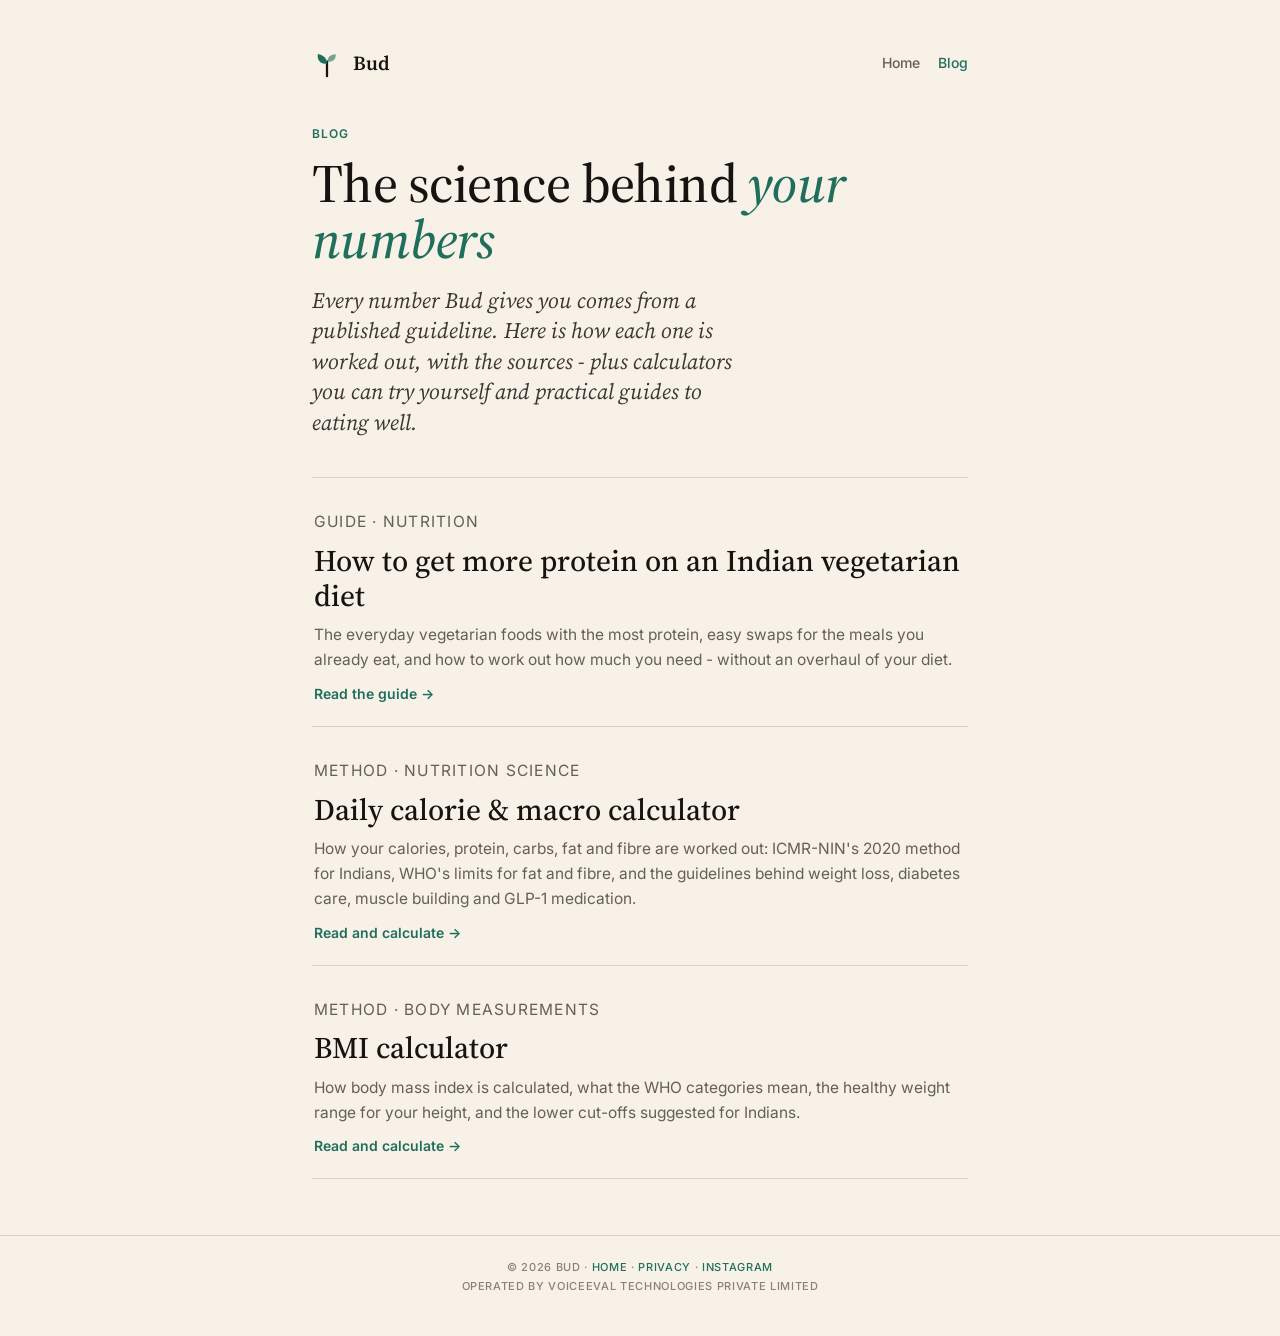
<file: blog/index.html>
<!DOCTYPE html>
<html lang="en">
<head>
<meta charset="UTF-8">
<meta name="viewport" content="width=device-width, initial-scale=1">
<meta name="robots" content="index, follow">
<title>Blog - How Bud works out your numbers - Bud</title>
<meta name="description" content="The science behind Bud: how your daily calories, protein, carbs, fat and fibre are worked out, how BMI is calculated, and the guidelines from ICMR-NIN and WHO behind every number. With free calculators.">
<link rel="canonical" href="https://mybud.life/blog/">
<meta property="og:title" content="Bud blog - the science behind your numbers">
<meta property="og:description" content="How Bud works out your calories, macros and BMI, with every source and free calculators.">
<meta property="og:url" content="https://mybud.life/blog/">
<meta property="og:site_name" content="Bud">
<meta property="og:type" content="website">
<meta property="og:locale" content="en_IN">
<meta name="twitter:card" content="summary">
<meta name="theme-color" content="#f7f1e7">
<link rel="icon" href="/favicon.svg" type="image/svg+xml">
<link rel="apple-touch-icon" href="/favicon.svg">
<link rel="preconnect" href="https://fonts.googleapis.com">
<link rel="preconnect" href="https://fonts.gstatic.com" crossorigin>
<link href="https://fonts.googleapis.com/css2?family=Source+Serif+4:ital,opsz,wght@0,8..60,300..700;1,8..60,300..700&family=Inter:wght@400;500;600;700&display=swap" rel="stylesheet">
<link rel="stylesheet" href="/blog/blog.css">
<script type="application/ld+json">
{
  "@context": "https://schema.org",
  "@graph": [
    {
      "@type": "Blog",
      "@id": "https://mybud.life/blog/#blog",
      "name": "Bud blog",
      "url": "https://mybud.life/blog/",
      "description": "The science behind Bud's numbers, with every source and free calculators.",
      "inLanguage": "en-IN",
      "publisher": {
        "@type": "Organization",
        "name": "Bud",
        "url": "https://mybud.life/",
        "logo": { "@type": "ImageObject", "url": "https://mybud.life/favicon.svg" }
      },
      "blogPost": [
        {
          "@type": "BlogPosting",
          "headline": "How to Get More Protein on an Indian Vegetarian Diet",
          "url": "https://mybud.life/blog/high-protein-vegetarian-foods-india",
          "datePublished": "2026-11-09"
        },
        {
          "@type": "BlogPosting",
          "headline": "Daily calorie & macro calculator: how Bud works out your targets",
          "url": "https://mybud.life/blog/calorie-calculator",
          "datePublished": "2026-10-15"
        },
        {
          "@type": "BlogPosting",
          "headline": "BMI calculator: WHO categories and the healthy weight for your height",
          "url": "https://mybud.life/blog/bmi-calculator",
          "datePublished": "2026-10-15"
        }
      ]
    },
    {
      "@type": "BreadcrumbList",
      "itemListElement": [
        { "@type": "ListItem", "position": 1, "name": "Home", "item": "https://mybud.life/" },
        { "@type": "ListItem", "position": 2, "name": "Blog", "item": "https://mybud.life/blog/" }
      ]
    }
  ]
}
</script>
</head>
<body>
<div class="wrap">
  <header class="top">
    <a class="home" href="/" aria-label="Bud home">
      <svg class="mark" viewBox="0 0 32 32" fill="none" xmlns="http://www.w3.org/2000/svg" aria-hidden="true">
        <path d="M16 30V14.5" stroke="#171310" stroke-width="2.4" stroke-linecap="round"/>
        <path d="M16 17c0-5.6-3.4-9.7-9.8-10.6C5.3 13 8.5 17 16 17Z" fill="#1f6f5c"/>
        <path d="M16 14.6c.6-4.7 3.8-8 9.4-8C25.4 13 22.1 14.6 16 14.6Z" fill="#1f6f5c" fill-opacity="0.6"/>
      </svg>
      <span class="brand">Bud</span>
    </a>
    <nav aria-label="Site">
      <a href="/">Home</a>
      <a href="/blog" aria-current="page">Blog</a>
    </nav>
  </header>

  <main>
    <p class="kicker">Blog</p>
    <h1>The science behind <em>your numbers</em></h1>
    <p class="dek">Every number Bud gives you comes from a published guideline. Here is how each one is worked out, with the sources - plus calculators you can try yourself and practical guides to eating well.</p>

    <div class="posts" style="margin-top:clamp(28px, 6vw, 40px)">
      <a class="post" href="/blog/high-protein-vegetarian-foods-india">
        <p class="kicker">Guide · Nutrition</p>
        <h2>How to get more protein on an Indian vegetarian diet</h2>
        <p>The everyday vegetarian foods with the most protein, easy swaps for the meals you already eat, and how to work out how much you need - without an overhaul of your diet.</p>
        <span class="more">Read the guide →</span>
      </a>
      <a class="post" href="/blog/calorie-calculator">
        <p class="kicker">Method · Nutrition science</p>
        <h2>Daily calorie &amp; macro calculator</h2>
        <p>How your calories, protein, carbs, fat and fibre are worked out: ICMR-NIN's 2020 method for Indians, WHO's limits for fat and fibre, and the guidelines behind weight loss, diabetes care, muscle building and GLP-1 medication.</p>
        <span class="more">Read and calculate →</span>
      </a>
      <a class="post" href="/blog/bmi-calculator">
        <p class="kicker">Method · Body measurements</p>
        <h2>BMI calculator</h2>
        <p>How body mass index is calculated, what the WHO categories mean, the healthy weight range for your height, and the lower cut-offs suggested for Indians.</p>
        <span class="more">Read and calculate →</span>
      </a>
    </div>
  </main>
</div>

<footer>
  <div>© 2026 Bud · <a href="/">Home</a> · <a href="/privacy">Privacy</a> · <a href="https://www.instagram.com/mybud.life/">Instagram</a></div>
  <div>Operated by VoiceEval Technologies Private Limited</div>
</footer>
</body>
</html>
</file>
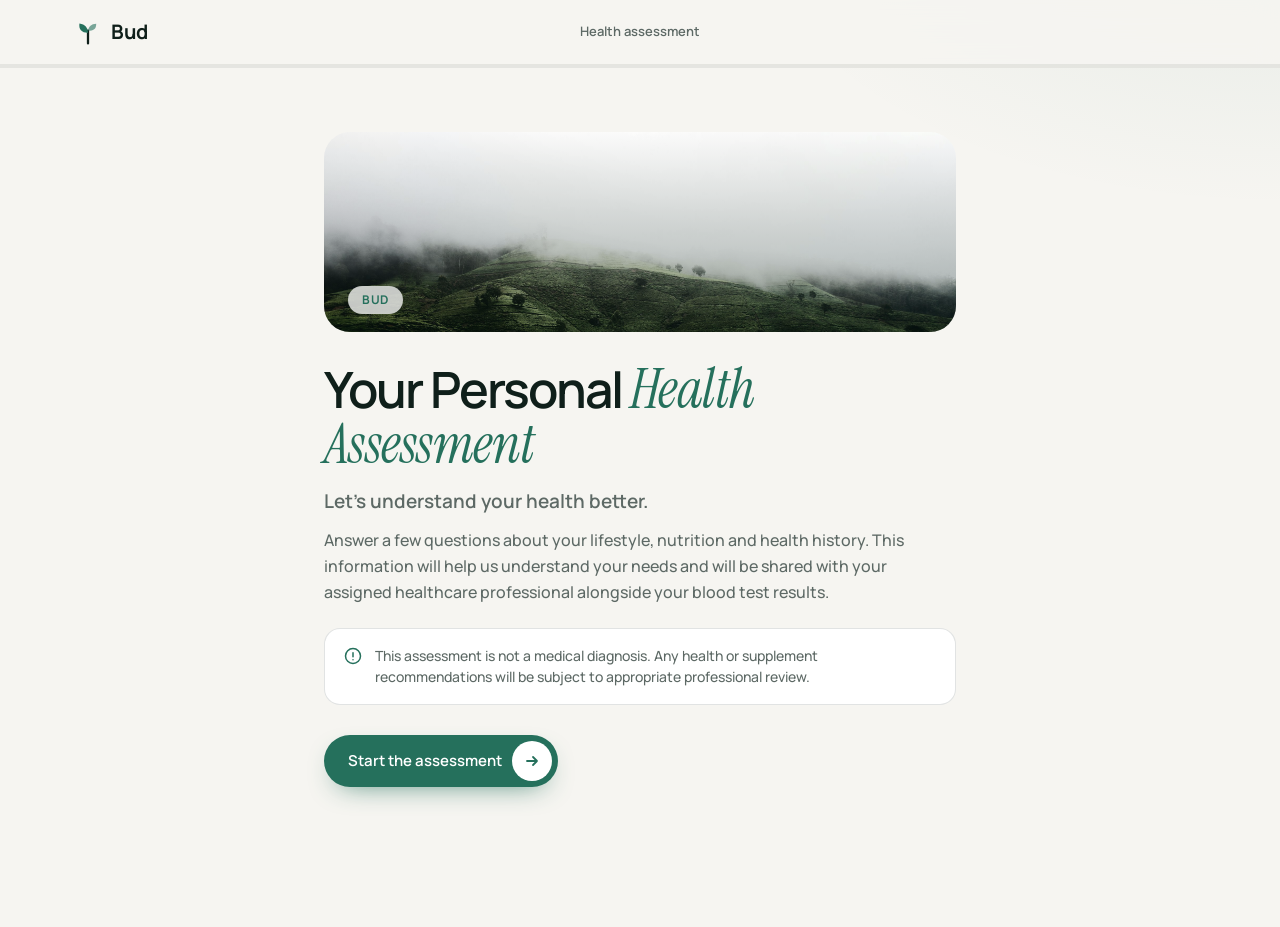
<file: assessment.html>
<!DOCTYPE html>
<html lang="en">
<head>
<meta charset="UTF-8">
<meta name="viewport" content="width=device-width, initial-scale=1">
<meta name="robots" content="noindex, follow">
<title>Your Personal Health Assessment - Bud</title>
<meta name="description" content="Answer a few questions about your lifestyle, nutrition and health history so Bud can understand your needs.">
<link rel="canonical" href="https://mybud.life/assessment">
<meta name="theme-color" content="#f6f5f1">
<link rel="icon" href="/favicon.svg" type="image/svg+xml">
<link rel="preconnect" href="https://fonts.googleapis.com">
<link rel="preconnect" href="https://fonts.gstatic.com" crossorigin>
<link href="https://fonts.googleapis.com/css2?family=Manrope:wght@400;500;600;700;800&family=Instrument+Serif:ital@0;1&display=swap" rel="stylesheet">
<style>
  :root {
    --brand: #25705c;
    --brand-700: #1d5a4a;
    --brand-900: #0e3128;
    --brand-50: #eef5f2;
    --brand-100: #dbeae4;
    --paper: #f6f5f1;
    --ink: #0f1f1a;
    --muted: #5d6965;
    --line: rgba(15, 31, 26, 0.12);
    --sans: Manrope, system-ui, -apple-system, "Segoe UI", sans-serif;
    --serif: "Instrument Serif", Georgia, serif;
  }
  * { box-sizing: border-box; }
  html, body { margin: 0; }
  body {
    min-height: 100svh;
    background:
      radial-gradient(900px 500px at 100% -10%, rgba(37, 112, 92, 0.08), transparent 60%),
      var(--paper);
    color: var(--ink);
    font-family: var(--sans);
    -webkit-font-smoothing: antialiased;
    display: flex;
    flex-direction: column;
  }
  a { color: inherit; }
  [hidden] { display: none !important; }
  button { font: inherit; color: inherit; }

  /* ---------- Top bar ---------- */
  .a-top {
    position: sticky;
    top: 0;
    z-index: 10;
    background: rgba(246, 245, 241, 0.86);
    backdrop-filter: blur(14px);
    -webkit-backdrop-filter: blur(14px);
  }
  /* Logo left, section centred; the empty third column keeps it centred. */
  .a-bar {
    display: grid;
    grid-template-columns: 1fr auto 1fr;
    align-items: center;
    gap: 16px;
    max-width: 1180px;
    margin: 0 auto;
    padding: 18px 24px;
  }
  .logo {
    display: inline-flex;
    align-items: center;
    gap: 9px;
    text-decoration: none;
    font: 700 20px/1 var(--sans);
    letter-spacing: -0.02em;
  }
  .logo svg { width: 28px; height: 28px; }
  .logo { justify-self: start; }
  .a-section {
    font: 600 13px/1.2 var(--sans);
    color: var(--muted);
    text-align: center;
  }
  .a-progress { height: 4px; background: rgba(15, 31, 26, 0.07); }
  .a-progress i {
    display: block;
    height: 100%;
    width: 0;
    background: linear-gradient(90deg, #4ca084, var(--brand));
    border-radius: 0 4px 4px 0;
    transition: width .6s cubic-bezier(.2, .7, .2, 1);
  }

  /* ---------- Stage ---------- */
  main {
    flex: 1;
    width: 100%;
    max-width: 680px;
    margin: 0 auto;
    padding: clamp(32px, 6vw, 64px) 24px 140px;
  }
  .step { animation: stepIn .5s cubic-bezier(.2, .7, .2, 1) both; }
  .step.back { animation-name: stepBack; }
  @keyframes stepIn { from { opacity: 0; transform: translateY(18px); } to { opacity: 1; transform: none; } }
  @keyframes stepBack { from { opacity: 0; transform: translateY(-18px); } to { opacity: 1; transform: none; } }

  .q-count {
    display: flex;
    align-items: center;
    gap: 10px;
    font: 700 12px/1 var(--sans);
    letter-spacing: 0.08em;
    text-transform: uppercase;
    color: var(--brand);
  }
  .q-count span { color: var(--muted); font-weight: 600; }
  .q-count .q-sec { display: none; text-transform: none; letter-spacing: 0; font-size: 12.5px; }
  .q-title {
    margin: 14px 0 0;
    font: 600 clamp(26px, 3.6vw, 36px)/1.15 var(--sans);
    letter-spacing: -0.03em;
  }
  .q-help { margin: 12px 0 0; color: var(--muted); font: 500 15px/1.55 var(--sans); }
  .q-note {
    margin: 14px 0 0;
    padding: 12px 14px;
    border-radius: 14px;
    background: var(--brand-50);
    color: var(--brand-900);
    font: 500 14px/1.5 var(--sans);
  }

  /* options */
  .opts { display: grid; gap: 10px; margin-top: 28px; }
  .opts.two { grid-template-columns: 1fr 1fr; }
  .opt {
    display: flex;
    align-items: center;
    gap: 14px;
    width: 100%;
    padding: 16px 18px;
    border: 1.5px solid var(--line);
    border-radius: 16px;
    background: #fff;
    text-align: left;
    font: 600 15.5px/1.35 var(--sans);
    cursor: pointer;
    transition: border-color .2s ease, background-color .2s ease, transform .15s ease, box-shadow .2s ease;
  }
  .opt:hover { border-color: rgba(37, 112, 92, 0.5); }
  .opt:active { transform: scale(0.99); }
  .opt:focus-visible { outline: 2px solid var(--brand); outline-offset: 2px; }
  .opt .ind {
    position: relative;
    width: 22px;
    height: 22px;
    flex: 0 0 auto;
    border: 1.5px solid rgba(15, 31, 26, 0.3);
    border-radius: 50%;
    transition: background-color .2s ease, border-color .2s ease;
  }
  .opt.multi .ind { border-radius: 7px; }
  .opt .ind::after {
    content: "";
    position: absolute;
    left: 6.5px;
    top: 3px;
    width: 5px;
    height: 10px;
    border: solid #fff;
    border-width: 0 2px 2px 0;
    transform: rotate(45deg) scale(0);
    transition: transform .2s cubic-bezier(.2, .8, .2, 1.4);
  }
  .opt[aria-checked="true"] {
    border-color: var(--brand);
    background: var(--brand-50);
    box-shadow: 0 10px 24px -18px rgba(37, 112, 92, 0.8);
  }
  .opt[aria-checked="true"] .ind { background: var(--brand); border-color: var(--brand); }
  .opt[aria-checked="true"] .ind::after { transform: rotate(45deg) scale(1); }
  .opt.disabled { opacity: 0.45; cursor: not-allowed; }

  /* fields */
  .field { margin-top: 18px; }
  .field > label, .field .flabel {
    display: block;
    margin-bottom: 8px;
    font: 700 13px/1.3 var(--sans);
    color: var(--ink);
  }
  .input, .select, textarea.input {
    width: 100%;
    min-height: 54px;
    padding: 14px 16px;
    border: 1.5px solid var(--line);
    border-radius: 14px;
    background: #fff;
    color: var(--ink);
    font: 500 16px/1.4 var(--sans);
    transition: border-color .2s ease, box-shadow .2s ease;
  }
  textarea.input { min-height: 110px; resize: vertical; }
  .input:focus, .select:focus { outline: none; border-color: var(--brand); box-shadow: 0 0 0 4px rgba(37, 112, 92, 0.12); }
  .row { display: flex; gap: 10px; }
  .row > * { flex: 1; }
  /* Drawn by us rather than the browser: Safari's own dropdown pads its text
     and cut "+91 India" short (owner's screenshot, 2026-11-26). */
  .select {
    -webkit-appearance: none;
    appearance: none;
    padding-right: 34px;
    background: #fff url("data:image/svg+xml,%3Csvg xmlns='http://www.w3.org/2000/svg' viewBox='0 0 12 12'%3E%3Cpath d='M2.5 4.5 6 8l3.5-3.5' fill='none' stroke='%235f6f69' stroke-width='1.6' stroke-linecap='round' stroke-linejoin='round'/%3E%3C/svg%3E") no-repeat right 14px center / 12px 12px;
    cursor: pointer;
  }
  .phone-row .select { flex: 0 0 132px; padding-left: 14px; }
  .dob-row .input { text-align: center; }
  .dob-row .y { flex: 1.5; }
  .follow {
    margin-top: 18px;
    padding: 18px;
    border-radius: 18px;
    background: #fff;
    border: 1px solid var(--line);
    animation: stepIn .4s cubic-bezier(.2, .7, .2, 1) both;
  }
  .follow .field:first-child { margin-top: 0; }
  .follow .opts { margin-top: 10px; }
  .other-wrap { margin-top: 10px; }
  .sub { margin-top: 28px; }
  .sub h3 { margin: 0 0 4px; font: 700 15px/1.3 var(--sans); }
  .sub .opts { margin-top: 12px; }

  .unit-head { display: flex; align-items: center; justify-content: space-between; gap: 12px; margin-bottom: 8px; }
  .unit-head .flabel { margin: 0; }
  .seg { display: inline-flex; padding: 3px; border-radius: 100px; background: rgba(15, 31, 26, 0.06); }
  .seg button {
    padding: 7px 13px;
    border: 0;
    border-radius: 100px;
    background: none;
    font: 600 12.5px/1 var(--sans);
    color: var(--muted);
    cursor: pointer;
  }
  .seg button[aria-pressed="true"] { background: #fff; color: var(--ink); box-shadow: 0 2px 6px rgba(0, 0, 0, 0.08); }
  .unsure { display: inline-flex; align-items: center; gap: 8px; margin-top: 10px; font: 500 14px/1.3 var(--sans); color: var(--muted); cursor: pointer; }
  .unsure input { width: 18px; height: 18px; accent-color: var(--brand); }
  .err { margin: 14px 0 0; color: #b4472f; font: 600 14px/1.4 var(--sans); }

  /* ---------- Bottom nav ---------- */
  .a-nav {
    position: fixed;
    left: 0;
    right: 0;
    bottom: 0;
    z-index: 10;
    background: linear-gradient(0deg, var(--paper) 70%, rgba(246, 245, 241, 0));
  }
  .a-nav-in {
    display: flex;
    justify-content: space-between;
    align-items: center;
    gap: 12px;
    max-width: 680px;
    margin: 0 auto;
    padding: 22px 24px 26px;
  }
  .btn {
    display: inline-flex;
    align-items: center;
    justify-content: center;
    gap: 10px;
    min-height: 52px;
    padding: 6px 6px 6px 24px;
    border: 0;
    border-radius: 100px;
    font: 600 15px/1.2 var(--sans);
    text-decoration: none;
    white-space: nowrap;
    cursor: pointer;
    transition: transform .2s ease, background-color .2s ease, opacity .2s ease;
  }
  .btn:hover { transform: translateY(-1px); }
  .btn-primary { background: var(--brand); color: #fff; box-shadow: 0 10px 28px -14px rgba(37, 112, 92, 0.9); }
  .btn-primary:hover { background: var(--brand-700); }
  .btn-primary:disabled { opacity: 0.4; cursor: not-allowed; transform: none; box-shadow: none; }
  .btn-arrow {
    width: 40px;
    height: 40px;
    display: grid;
    place-items: center;
    border-radius: 50%;
    background: #fff;
    color: var(--brand);
  }
  .btn-arrow svg { width: 16px; height: 16px; }
  .btn-ghost {
    padding: 0 20px;
    background: transparent;
    border: 1.5px solid var(--line);
    color: var(--ink);
  }
  .btn-ghost:hover { border-color: var(--brand); color: var(--brand); }
  .btn-text { padding: 0 6px; background: none; color: var(--muted); }
  .btn-text:hover { color: var(--brand); }
  .btn-plain { padding: 0 24px; }
  .kbd-hint { color: var(--muted); font: 500 12.5px/1 var(--sans); }
  .nav-err {
    max-width: 632px;
    margin: 0 auto -6px;
    padding: 10px 14px;
    border-radius: 12px;
    background: #fbeae5;
    color: #9a3a24;
    font: 600 13.5px/1.4 var(--sans);
  }
  .kbd-hint b { font-weight: 700; color: var(--ink); }

  /* ---------- Intro / notice / done ---------- */
  .intro-banner {
    position: relative;
    height: 200px;
    border-radius: 26px;
    overflow: hidden;
    background: #dfe3df url("/img/hero-misty-hills.jpg") center 65% / cover no-repeat;
  }
  .intro-banner::after {
    content: "";
    position: absolute;
    inset: 0;
    background: linear-gradient(180deg, rgba(246, 245, 241, 0.1), rgba(9, 34, 27, 0.35));
  }
  .intro-banner span {
    position: absolute;
    left: 24px;
    bottom: 18px;
    z-index: 1;
    padding: 8px 14px;
    border-radius: 100px;
    background: rgba(255, 255, 255, 0.75);
    backdrop-filter: blur(10px);
    -webkit-backdrop-filter: blur(10px);
    font: 700 12px/1 var(--sans);
    letter-spacing: 0.06em;
    text-transform: uppercase;
    color: var(--brand);
  }
  .intro h1 {
    margin: 30px 0 0;
    font: 600 clamp(34px, 5vw, 50px)/1.04 var(--sans);
    letter-spacing: -0.04em;
  }
  .intro h1 em { font: italic 400 1.1em/1 var(--serif); color: var(--brand); letter-spacing: -0.01em; }
  .intro .lead { margin: 16px 0 0; font: 600 19px/1.4 var(--sans); }
  .intro p { margin: 12px 0 0; color: var(--muted); font: 500 16px/1.65 var(--sans); }
  .intro .disclaim {
    margin-top: 22px;
    padding: 16px 18px;
    border-radius: 16px;
    background: #fff;
    border: 1px solid var(--line);
    display: flex;
    gap: 12px;
    font: 500 14px/1.55 var(--sans);
    color: var(--muted);
  }
  .disclaim svg { width: 20px; height: 20px; flex: 0 0 auto; color: var(--brand); margin-top: 1px; }
  .intro-actions { display: flex; flex-wrap: wrap; align-items: center; gap: 14px; margin-top: 30px; }

  .notice {
    padding: clamp(26px, 5vw, 40px);
    border-radius: 26px;
    background: #fff;
    border: 1px solid var(--line);
  }
  .notice-ico, .done-ico {
    width: 56px;
    height: 56px;
    display: grid;
    place-items: center;
    border-radius: 18px;
    background: var(--brand-50);
    color: var(--brand);
  }
  .notice-ico svg { width: 28px; height: 28px; }
  .notice h2, .done h2 {
    margin: 22px 0 0;
    font: 600 clamp(26px, 3.6vw, 34px)/1.15 var(--sans);
    letter-spacing: -0.03em;
  }
  .notice p, .done p { margin: 14px 0 0; color: var(--muted); font: 500 16px/1.65 var(--sans); }
  .notice .actions, .done .actions { display: flex; flex-wrap: wrap; gap: 12px; margin-top: 28px; }

  .done { text-align: center; padding-top: 20px; }
  .done-ico {
    width: 84px;
    height: 84px;
    margin: 0 auto;
    border-radius: 50%;
    background: var(--brand);
    color: #fff;
    animation: pop .7s cubic-bezier(.2, .9, .3, 1.4) both;
  }
  .done-ico svg { width: 38px; height: 38px; }
  .done-ico path { stroke-dasharray: 30; stroke-dashoffset: 30; animation: draw .5s ease .45s forwards; }
  .done p { max-width: 520px; margin-left: auto; margin-right: auto; }
  .done .sign { margin-top: 26px; font: italic 400 22px/1.3 var(--serif); color: var(--brand); }
  .done .actions { justify-content: center; }
  @keyframes pop { from { transform: scale(0.4); opacity: 0; } to { transform: none; opacity: 1; } }
  @keyframes draw { to { stroke-dashoffset: 0; } }

  @media (prefers-reduced-motion: reduce) {
    *, *::before, *::after { animation: none !important; transition: none !important; }
    .done-ico path { stroke-dashoffset: 0; }
  }
  @media (max-width: 640px) {
    .a-section { display: none; }
    .q-count { flex-wrap: wrap; gap: 6px 10px; }
    .q-count .q-sec { display: inline; }
    .opts.two { grid-template-columns: 1fr; }
    .opt { padding: 15px 16px; font-size: 15px; }
    .kbd-hint { display: none; }
    .a-nav-in { padding: 18px 16px 20px; }
    main { padding-left: 18px; padding-right: 18px; }
    /* no image on phones, so the start button is on the first screen */
    .intro-banner { display: none; }
    .intro h1 { margin-top: 4px; font-size: 32px; }
    .intro .lead { margin-top: 12px; font-size: 18px; }
    .intro p { font-size: 15px; line-height: 1.55; }
    .intro .disclaim { margin-top: 18px; padding: 14px 16px; font-size: 13.5px; }
    .intro-actions { margin-top: 22px; }
  }
</style>
</head>
<body>
  <header class="a-top">
    <div class="a-bar">
      <a class="logo" href="/" aria-label="Bud home">
        <svg viewBox="0 0 32 32" fill="none" aria-hidden="true"><path d="M16 29V14.5" stroke="#0f1f1a" stroke-width="2.6" stroke-linecap="round"/><path d="M16 17c0-5.6-3.4-9.7-9.8-10.6C5.3 13 8.5 17 16 17Z" fill="#25705c"/><path d="M16 14.6c.6-4.7 3.8-8 9.4-8C25.4 13 22.1 14.6 16 14.6Z" fill="#25705c" fill-opacity="0.6"/></svg>
        Bud
      </a>
      <div class="a-section" id="a-section" aria-live="polite"></div>
    </div>
    <div class="a-progress" role="progressbar" aria-label="Assessment progress" aria-valuemin="0" aria-valuemax="100" aria-valuenow="0"><i id="a-bar"></i></div>
  </header>

  <main id="stage" aria-live="polite"></main>

  <nav class="a-nav" id="a-nav" hidden>
    <p class="nav-err" id="nav-err" role="alert" hidden></p>
    <div class="a-nav-in">
      <button type="button" class="btn btn-ghost" id="btn-back">Back</button>
      <span class="kbd-hint">Press <b>Enter ↵</b></span>
      <button type="button" class="btn btn-primary" id="btn-next">
        <span id="next-label">Next</span>
        <span class="btn-arrow"><svg viewBox="0 0 16 16" fill="none" aria-hidden="true"><path d="M3 8h10M9 4l4 4-4 4" stroke="currentColor" stroke-width="1.8" stroke-linecap="round" stroke-linejoin="round"/></svg></span>
      </button>
    </div>
  </nav>

<script>
(function () {
  'use strict';

  var WA = 'https://wa.me/+15672352765?text=Hi%20bud%2C%20lets%20get%20started%21';
  var STORE = 'bud-assessment-v1';
  var REPORT = '/report';

  var SECTIONS = [
    'Your profile',
    'Your health goals',
    'How have you been feeling?',
    'Your diet & nutrition',
    'Your lifestyle',
    'Your medical history',
    'Medications & supplements',
    'Previous health tests'
  ];

  function o(v, l, extra) { var x = { v: v, l: l }; if (extra) for (var k in extra) x[k] = extra[k]; return x; }
  function has(a, k, v) { var x = a[k]; return Array.isArray(x) ? x.indexOf(v) > -1 : x === v; }
  function anyOf(a, k, vs) { return vs.some(function (v) { return has(a, k, v); }); }
  function femaleOrUnsaid(a) { return a.sex === 'female' || a.sex === 'prefer_not'; }
  function symptomsGiven(a) { return Array.isArray(a.symptoms) && a.symptoms.length && a.symptoms.indexOf('none') === -1; }
  function ageOf(a) {
    var d = a.dob || {};
    var y = +d.y, m = +d.m, day = +d.d;
    if (!y || !m || !day) return null;
    var now = new Date();
    var age = now.getFullYear() - y;
    if (now.getMonth() + 1 < m || (now.getMonth() + 1 === m && now.getDate() < day)) age--;
    return age;
  }

  // ---------- The steps, in order. `show` hides a step unless it applies. ----------
  var STEPS = [
    { id: 'contact', sec: 0, type: 'contact', req: true,
      title: 'First, what\'s your name and phone number?',
      help: 'We\'ll use your number to link this assessment to your Bud chat.' },

    { id: 'country', sec: 0, type: 'single', req: true, meta: 'Required · Single select',
      title: 'Which country do you currently live in?',
      options: [o('india', 'India'), o('us', 'United States'), o('other', 'Other')] },

    { id: 'dob', sec: 0, type: 'dob', req: true, meta: 'Required · Date input',
      title: 'What is your date of birth?',
      note: 'Bud is currently designed for adults aged 18 and above.' },

    { id: 'stop_age', type: 'stop', show: function (a) { var g = ageOf(a); return g !== null && g < 18; } },

    { id: 'sex', sec: 0, type: 'single', req: true, meta: 'Required · Single select',
      title: 'For health assessment purposes, what sex were you assigned at birth?',
      options: [o('female', 'Female'), o('male', 'Male'), o('prefer_not', 'Prefer not to say')] },

    { id: 'pregnancy', sec: 0, type: 'single', req: true, meta: 'Required · Single select',
      show: femaleOrUnsaid,
      title: 'Are any of the following currently applicable to you?',
      options: [o('none', 'None of the above'), o('pregnant', 'I am currently pregnant'), o('breastfeeding', 'I am currently breastfeeding'), o('trying', 'I am trying to become pregnant'), o('prefer_not', 'Prefer not to say')] },

    { id: 'notice_pregnancy', type: 'notice',
      show: function (a) { return femaleOrUnsaid(a) && anyOf(a, 'pregnancy', ['pregnant', 'breastfeeding']); } },

    { id: 'hw', sec: 0, type: 'hw', req: true, meta: 'Required where known',
      title: 'What are your current height and weight?' },

    { id: 'goals', sec: 1, type: 'multi', max: 2, other: 'goals_other', meta: 'Select up to two primary goals.',
      title: 'What would you most like to improve?',
      options: [o('overall', 'Overall Health & Nutrition'), o('energy', 'Energy & Vitality'), o('weight', 'Weight & Metabolic Health'), o('gut', 'Gut & Digestive Health'), o('sleep', 'Sleep & Stress Management'), o('strength', 'Strength & Physical Recovery'), o('ageing', 'Healthy Ageing & Prevention'), o('other', 'Other')] },

    { id: 'symptoms', sec: 2, type: 'multi', other: 'symptoms_other', exclusive: ['none'], meta: 'Select all that apply.',
      title: 'Have you experienced any of the following recently?',
      options: [o('tired', 'Frequent tiredness or low energy'), o('hair', 'Hair fall or noticeable hair thinning'), o('bloating', 'Bloating, acidity or digestive discomfort'), o('bowel', 'Constipation or frequent loose stools'), o('sleep', 'Poor sleep or difficulty waking up refreshed'), o('muscle', 'Muscle weakness or frequent cramps'), o('tingling', 'Numbness or tingling in hands or feet'), o('focus', 'Difficulty concentrating or mental fatigue'), o('appetite', 'Unexpected weight or appetite changes'), o('none', 'None of the above'), o('other', 'Other')] },

    { id: 'symptom_duration', sec: 2, type: 'single', show: symptomsGiven, meta: 'Single select',
      title: 'How long have you been experiencing these concerns?',
      options: [o('lt2w', 'Less than 2 weeks'), o('2w3m', '2 weeks to 3 months'), o('gt3m', 'More than 3 months'), o('comes_goes', 'They come and go'), o('not_sure', 'Not sure')] },

    { id: 'symptom_impact', sec: 2, type: 'single', show: symptomsGiven, meta: 'Single select',
      title: 'How much do these concerns affect your everyday life?',
      options: [o('mild', 'Mild — noticeable but doesn\'t affect my routine'), o('moderate', 'Moderate — affects some parts of my day'), o('significant', 'Significant — regularly affects my daily functioning')] },

    { id: 'diet', sec: 3, type: 'single', req: true, meta: 'Required · Single select',
      title: 'Which best describes your usual diet?',
      options: [o('veg_dairy_eggs', 'Vegetarian (includes dairy and/or eggs)'), o('veg_no_eggs', 'Vegetarian (no eggs)'), o('vegan', 'Vegan (no animal-derived foods)'), o('pescatarian', 'Pescatarian (includes fish, but not other meat)'), o('omnivore', 'Non-vegetarian / Omnivore'), o('restricted', 'Other / restricted diet')] },

    { id: 'animal_freq', sec: 3, type: 'single', req: true, meta: 'Required · Single select',
      show: function (a) { return anyOf(a, 'diet', ['pescatarian', 'omnivore']); },
      title: 'How frequently do you consume eggs, dairy, fish or meat?',
      options: [o('daily', 'Daily'), o('3to6', '3–6 days a week'), o('1to2', '1–2 days a week'), o('occasionally', 'Occasionally'), o('never', 'Never')] },

    { id: 'fruit_veg', sec: 3, type: 'single', meta: 'Single select',
      title: 'How often do you eat fruits and vegetables?',
      options: [o('daily_multi', 'Daily, multiple servings'), o('daily_one', 'Daily, usually one serving'), o('few_week', 'A few times a week'), o('rarely', 'Rarely')] },

    { id: 'activity', sec: 4, type: 'single', meta: 'Single select',
      title: 'How physically active are you in a typical week?',
      options: [o('sedentary', 'Mostly sedentary; little structured exercise'), o('lt60', 'Less than 1 hour of exercise a week'), o('60to149', '1–2.5 hours a week'), o('150to300', '2.5–5 hours a week'), o('gt300', 'More than 5 hours a week'), o('not_sure', 'Not sure')] },

    { id: 'sleep_hours', sec: 4, type: 'single', meta: 'Single select',
      title: 'How much sleep do you usually get?',
      options: [o('lt5', 'Less than 5 hours'), o('5to6', '5–6 hours'), o('7to9', '7–9 hours'), o('gt9', 'More than 9 hours'), o('varies', 'My sleep schedule varies significantly')] },

    { id: 'rested', sec: 4, type: 'single', meta: 'Single select',
      title: 'Do you usually wake up feeling rested?',
      options: [o('most_days', 'Yes, most days'), o('sometimes', 'Sometimes'), o('rarely', 'Rarely')] },

    { id: 'habits', sec: 4, type: 'pair',
      title: 'What best describes your tobacco and alcohol use?',
      parts: [
        { key: 'tobacco', label: 'Tobacco', meta: 'Single select', options: [o('never', 'Never'), o('quit', 'Previously used, but quit'), o('current', 'Currently use (smoking, vaping or chewing tobacco)')] },
        { key: 'alcohol', label: 'Alcohol', meta: 'Single select', options: [o('never', 'Never'), o('lt1', 'Less than once a week'), o('1to3', '1–3 days a week'), o('4plus', '4 or more days a week'), o('prefer_not', 'Prefer not to say')] }
      ] },

    { id: 'conditions', sec: 5, type: 'multi', other: 'conditions_other', exclusive: ['none', 'not_sure'], meta: 'Select all that apply.', cols: 2,
      title: 'Have you been diagnosed with any of the following conditions?',
      options: [o('diabetes', 'Diabetes or prediabetes'), o('bp', 'High blood pressure'), o('cholesterol', 'High cholesterol or triglycerides'), o('thyroid', 'Thyroid disorder'), o('pcos', 'PCOS or another hormonal condition'), o('anaemia', 'Iron deficiency or anaemia'), o('b12', 'Vitamin B12 deficiency'), o('vitd', 'Vitamin D deficiency'), o('kidney', 'Kidney disease'), o('liver', 'Liver disease or fatty liver'), o('heart', 'Heart disease or history of stroke'), o('digestive', 'Coeliac disease, inflammatory bowel disease or another diagnosed digestive condition'), o('autoimmune', 'Autoimmune condition'), o('bone', 'Osteoporosis or low bone density'), o('cancer', 'Cancer or currently receiving cancer treatment'), o('other', 'Other'), o('none', 'None of the above'), o('not_sure', 'Not sure')] },

    { id: 'family', sec: 5, type: 'multi', exclusive: ['none_known', 'not_sure'], meta: 'Select all that apply.',
      title: 'Has a parent or sibling been diagnosed with any of the following?',
      options: [o('t2d', 'Type 2 diabetes'), o('heart', 'Heart disease or stroke at a relatively young age'), o('thyroid', 'Thyroid or autoimmune disease'), o('blood', 'Inherited blood disorders (e.g. thalassemia or sickle cell disease)'), o('other', 'Other significant family health condition'), o('none_known', 'None known'), o('not_sure', 'Not sure')] },

    { id: 'gi_surgery', sec: 5, type: 'single', meta: 'Single select',
      title: 'Have you had any surgery involving your stomach or intestines, including weight-loss surgery?',
      options: [o('yes', 'Yes'), o('no', 'No'), o('not_sure', 'Not sure')],
      follow: [{ key: 'gi_surgery_details', when: function (a) { return a.gi_surgery === 'yes'; }, type: 'text', req: true, label: 'Please specify the surgery and approximate year.' }] },

    { id: 'menstruation', sec: 5, type: 'single', show: femaleOrUnsaid, meta: 'Single select',
      title: 'If applicable, do you currently menstruate?',
      options: [o('regular', 'Yes, regularly'), o('irregular', 'Yes, irregularly'), o('menopause', 'No, due to menopause'), o('other_reason', 'No, for another reason'), o('prefer_not', 'Prefer not to say')],
      follow: [{ key: 'heavy_periods', when: function (a) { return anyOf(a, 'menstruation', ['regular', 'irregular']); }, type: 'single', label: 'Are your periods usually heavy or prolonged?',
                 options: [o('yes', 'Yes'), o('no', 'No'), o('not_sure', 'Not sure'), o('prefer_not', 'Prefer not to say')] }] },

    { id: 'medicines', sec: 6, type: 'single', req: true, meta: 'Required · Single select',
      title: 'Are you currently taking any prescription or regular over-the-counter medicines?',
      options: [o('yes', 'Yes'), o('no', 'No'), o('not_sure', 'Not sure')],
      follow: [{ key: 'medicines_details', when: function (a) { return a.medicines === 'yes'; }, type: 'textarea', req: true, label: 'Please list the medicine name, dosage and frequency.' }] },

    { id: 'supplements', sec: 6, type: 'multi', req: true, other: 'supplements_other', exclusive: ['none'], meta: 'Required · Select all that apply', cols: 2,
      title: 'Are you currently taking any supplements or wellness products?',
      options: [o('multivitamin', 'Multivitamin'), o('vitd', 'Vitamin D'), o('b12', 'Vitamin B12 / B-complex'), o('iron', 'Iron'), o('calcium', 'Calcium'), o('magnesium', 'Magnesium'), o('omega3', 'Omega-3 / Fish oil'), o('probiotics', 'Probiotics / Fibre'), o('protein', 'Protein powder'), o('creatine', 'Creatine'), o('collagen', 'Collagen'), o('herbal', 'Herbal / Ayurvedic supplements'), o('other', 'Other'), o('none', 'None')],
      follow: [{ key: 'supplements_details', when: function (a) { return Array.isArray(a.supplements) && a.supplements.length && a.supplements.indexOf('none') === -1; }, type: 'textarea', label: 'For selected products, please provide the brand, dosage and frequency.' }] },

    { id: 'allergies', sec: 6, type: 'single', req: true, meta: 'Required · Single select',
      title: 'Do you have any known allergies or adverse reactions?',
      options: [o('yes', 'Yes'), o('no', 'No'), o('not_sure', 'Not sure')],
      follow: [
        { key: 'allergy_types', when: function (a) { return a.allergies === 'yes'; }, type: 'multi', req: true, label: 'Select all that apply:',
          options: [o('medicines', 'Medicines'), o('supplements', 'Vitamins or supplements'), o('foods', 'Foods'), o('other', 'Other')] },
        { key: 'allergy_details', when: function (a) { return a.allergies === 'yes'; }, type: 'textarea', req: true, label: 'Please specify the substance and reaction.' }
      ] },

    { id: 'prior_tests', sec: 7, type: 'single', req: true, meta: 'Required · Single select',
      title: 'Have you had any blood tests or health investigations previously?',
      options: [o('lt3m', 'Yes, within the last 3 months'), o('3to12m', 'Yes, 3 to 12 months ago'), o('gt12m', 'Yes, more than 12 months ago'), o('no', 'No'), o('not_sure', 'Not sure')],
      follow: [
        { key: 'prior_tests_date', when: function (a) { return anyOf(a, 'prior_tests', ['lt3m', '3to12m', 'gt12m']); }, type: 'text', label: 'Approximate date of testing', placeholder: 'e.g. March 2026' },
        { key: 'prior_tests_lab', when: function (a) { return anyOf(a, 'prior_tests', ['lt3m', '3to12m', 'gt12m']); }, type: 'text', label: 'Laboratory / provider (if known)' }
      ] },

    { id: 'deficiencies', sec: 7, type: 'multi', other: 'deficiencies_other', exclusive: ['none_known', 'not_sure'], meta: 'Select all that apply.',
      title: 'Have you previously been told by a healthcare professional that you have a nutritional deficiency?',
      options: [o('b12', 'Vitamin B12'), o('vitd', 'Vitamin D'), o('iron', 'Iron / Ferritin'), o('folate', 'Folate'), o('calcium', 'Calcium'), o('other', 'Other'), o('none_known', 'No known deficiency'), o('not_sure', 'Not sure')] }
  ];

  // ---------- State ----------
  var state = load() || { answers: {}, at: 'intro', started: false, done: false };
  var a = state.answers;

  // A goal card on the home page opens /assessment?goal=sleep: tick that goal
  // in the goals question, unless this session has already answered it. The
  // parameter is then dropped, so a refresh never re-ticks a goal they cleared.
  (function () {
    var m = /[?&]goal=([a-z]+)/.exec(location.search);
    if (!m) return;
    if (['energy', 'sleep', 'strength', 'weight'].indexOf(m[1]) > -1 && !(a.goals && a.goals.length)) {
      a.goals = [m[1]];
      save();
    }
    if (window.history && history.replaceState) history.replaceState(null, '', location.pathname + location.hash);
  })();
  var stage = document.getElementById('stage');
  var nav = document.getElementById('a-nav');
  var nextBtn = document.getElementById('btn-next');
  var nextLabel = document.getElementById('next-label');
  var backBtn = document.getElementById('btn-back');
  var bar = document.getElementById('a-bar');
  var secLabel = document.getElementById('a-section');
  var autoTimer = null;

  function load() { try { return JSON.parse(sessionStorage.getItem(STORE)); } catch (e) { return null; } }
  function save() { try { sessionStorage.setItem(STORE, JSON.stringify(state)); } catch (e) {} }

  function visible() { return STEPS.filter(function (s) { return !s.show || s.show(a); }); }
  function questions() { return visible().filter(function (s) { return s.sec !== undefined; }); }
  function stepById(id) { for (var i = 0; i < STEPS.length; i++) if (STEPS[i].id === id) return STEPS[i]; return null; }

  // ---------- Validation ----------
  function filled(v) { return v !== undefined && v !== null && String(v).trim() !== ''; }
  function followsOk(s) {
    return (s.follow || []).every(function (f) {
      if (!f.when(a) || !f.req) return true;
      var v = a[f.key];
      return Array.isArray(v) ? v.length > 0 : filled(v);
    });
  }
  function otherOk(s) {
    if (!s.other) return true;
    return !has(a, s.id, 'other') || filled(a[s.other]);
  }
  function valid(s) {
    switch (s.type) {
      case 'contact':
        return filled(a.name) && a.name.trim().length >= 2 && String(a.phone || '').replace(/\D/g, '').length >= 7;
      case 'dob':
        var d = a.dob || {}, y = +d.y, m = +d.m, day = +d.d;
        if (!y || !m || !day || m > 12 || day > 31 || y < 1900) return false;
        var dt = new Date(y, m - 1, day);
        if (dt.getMonth() !== m - 1 || dt > new Date()) return false;
        return true;
      case 'hw':
        var h = a.height || {}, w = a.weight || {};
        var hOk = h.unknown || (h.unit === 'ft' ? (+h.ft > 0) : (+h.cm >= 50 && +h.cm <= 260));
        var wOk = w.unknown || (+w.v > 0);
        return !!(hOk && wOk);
      case 'single':
        return (!s.req || filled(a[s.id])) && otherOk(s) && (filled(a[s.id]) ? followsOk(s) : true);
      case 'multi':
        var arr = a[s.id] || [];
        return (!s.req || arr.length > 0) && otherOk(s) && followsOk(s);
      case 'pair':
        return true;
      default:
        return true;
    }
  }
  function answered(s) {
    if (s.type === 'multi') return (a[s.id] || []).length > 0;
    if (s.type === 'pair') return s.parts.some(function (p) { return filled(a[p.key]); });
    if (s.type === 'single') return filled(a[s.id]);
    return true;
  }

  // ---------- Rendering helpers ----------
  function el(tag, attrs, html) {
    var e = document.createElement(tag);
    if (attrs) for (var k in attrs) {
      if (k === 'class') e.className = attrs[k];
      else if (k.indexOf('on') === 0) e.addEventListener(k.slice(2), attrs[k]);
      else e.setAttribute(k, attrs[k]);
    }
    if (html !== undefined) e.innerHTML = html;
    return e;
  }
  function esc(t) { return String(t).replace(/[&<>"']/g, function (c) { return ({ '&': '&amp;', '<': '&lt;', '>': '&gt;', '"': '&quot;', "'": '&#39;' })[c]; }); }

  function optionButton(key, opt, multi, selected, onPick, disabled) {
    var b = el('button', { type: 'button', class: 'opt' + (multi ? ' multi' : '') + (disabled ? ' disabled' : ''), role: multi ? 'checkbox' : 'radio', 'aria-checked': selected ? 'true' : 'false' },
      '<span class="ind" aria-hidden="true"></span><span>' + esc(opt.l) + '</span>');
    b.addEventListener('click', function () { if (!disabled) onPick(opt.v); });
    return b;
  }

  function singleGroup(key, options, onChange) {
    var wrap = el('div', { class: 'opts', role: 'radiogroup' });
    options.forEach(function (opt) {
      wrap.appendChild(optionButton(key, opt, false, a[key] === opt.v, function (v) { a[key] = v; save(); onChange(true); }));
    });
    return wrap;
  }

  function multiGroup(key, options, cfg, onChange) {
    var cur = a[key] || [];
    var wrap = el('div', { class: 'opts' + (cfg.cols === 2 ? ' two' : '') });
    var excl = cfg.exclusive || [];
    options.forEach(function (opt) {
      var sel = cur.indexOf(opt.v) > -1;
      var atMax = cfg.max && cur.length >= cfg.max && !sel;
      wrap.appendChild(optionButton(key, opt, true, sel, function (v) {
        var list = (a[key] || []).slice();
        var i = list.indexOf(v);
        if (i > -1) list.splice(i, 1);
        else if (excl.indexOf(v) > -1) list = [v];
        else { list = list.filter(function (x) { return excl.indexOf(x) === -1; }); list.push(v); }
        a[key] = list; save(); onChange();
      }, atMax));
    });
    return wrap;
  }

  function textField(key, label, opts) {
    opts = opts || {};
    var f = el('div', { class: 'field' });
    var id = 'f-' + key;
    if (label) f.appendChild(el('label', { for: id }, esc(label)));
    var input = el(opts.area ? 'textarea' : 'input', { id: id, class: 'input', autocomplete: opts.autocomplete || 'off' });
    if (!opts.area) input.type = opts.type || 'text';
    if (opts.placeholder) input.placeholder = opts.placeholder;
    if (opts.inputmode) input.setAttribute('inputmode', opts.inputmode);
    if (opts.maxlength) input.maxLength = opts.maxlength;
    input.value = a[key] || '';
    input.addEventListener('input', function () { a[key] = input.value; save(); refreshNav(); });
    f.appendChild(input);
    return f;
  }

  // ---------- Screens ----------
  function render(dir) {
    clearTimeout(autoTimer);
    stage.innerHTML = '';
    var s = state.done ? 'done' : state.at;
    var node;
    if (s === 'intro') node = renderIntro();
    else if (s === 'done') node = renderDone();
    else {
      var step = stepById(s);
      if (!step || (step.show && !step.show(a))) { state.at = 'intro'; save(); return render(); }
      if (step.type === 'notice') node = renderNotice();
      else if (step.type === 'stop') node = renderStop();
      else node = renderQuestion(step);
    }
    node.classList.add('step');
    if (dir === 'back') node.classList.add('back');
    stage.appendChild(node);
    updateChrome();
    var focusable = node.querySelector('input, textarea, select');
    if (focusable && window.matchMedia('(min-width: 641px)').matches && !focusable.value) focusable.focus({ preventScroll: true });
    window.scrollTo(0, 0);
  }

  function renderIntro() {
    var resume = state.started && state.at === 'intro' && Object.keys(a).length > 0;
    var w = el('section', { class: 'intro' });
    w.innerHTML =
      '<div class="intro-banner"><span>Bud</span></div>' +
      '<h1>Your Personal <em>Health Assessment</em></h1>' +
      '<p class="lead">Let\'s understand your health better.</p>' +
      '<p>Answer a few questions about your lifestyle, nutrition and health history. This information will help us understand your needs and will be shared with your assigned healthcare professional alongside your blood test results.</p>' +
      '<div class="disclaim"><svg viewBox="0 0 24 24" fill="none" stroke="currentColor" stroke-width="1.8" stroke-linecap="round" stroke-linejoin="round" aria-hidden="true"><circle cx="12" cy="12" r="9"/><path d="M12 8v5M12 16.5v.01"/></svg><span>This assessment is not a medical diagnosis. Any health or supplement recommendations will be subject to appropriate professional review.</span></div>' +
      '<div class="intro-actions"></div>';
    var actions = w.querySelector('.intro-actions');
    var start = el('button', { type: 'button', class: 'btn btn-primary' }, '<span>' + (resume ? 'Continue where you left off' : 'Start the assessment') + '</span><span class="btn-arrow"><svg viewBox="0 0 16 16" fill="none" aria-hidden="true"><path d="M3 8h10M9 4l4 4-4 4" stroke="currentColor" stroke-width="1.8" stroke-linecap="round" stroke-linejoin="round"/></svg></span>');
    start.addEventListener('click', function () {
      state.started = true;
      state.at = state.resumeAt && stepById(state.resumeAt) ? state.resumeAt : visible()[0].id;
      save(); render();
    });
    actions.appendChild(start);
    if (resume) {
      var fresh = el('button', { type: 'button', class: 'btn btn-text' }, 'Start over');
      fresh.addEventListener('click', function () { state = { answers: {}, at: 'intro', started: false, done: false }; a = state.answers; save(); render(); });
      actions.appendChild(fresh);
    }
    return w;
  }

  function renderNotice() {
    var w = el('section', { class: 'notice' });
    w.innerHTML =
      '<div class="notice-ico"><svg viewBox="0 0 24 24" fill="none" stroke="currentColor" stroke-width="1.8" stroke-linecap="round" stroke-linejoin="round" aria-hidden="true"><path d="M12 21s-7-4.4-7-10.2A4.3 4.3 0 0 1 12 7.6a4.3 4.3 0 0 1 7 3.2C19 16.6 12 21 12 21z"/></svg></div>' +
      '<h2>Before you continue</h2>' +
      '<p>Bud\'s standard personalised health and supplement recommendations are designed for adults who are not pregnant or breastfeeding.</p>' +
      '<p>If you are pregnant or breastfeeding, our standard recommendations are not intended for you. Please consult your obstetrician or qualified healthcare professional for individualised nutritional and supplement guidance.</p>' +
      '<p>You can still finish the assessment. Your answers will be reviewed by a healthcare professional.</p>';
    return w;
  }

  function renderStop() {
    var w = el('section', { class: 'notice' });
    w.innerHTML =
      '<div class="notice-ico"><svg viewBox="0 0 24 24" fill="none" stroke="currentColor" stroke-width="1.8" stroke-linecap="round" stroke-linejoin="round" aria-hidden="true"><circle cx="12" cy="12" r="9"/><path d="M12 8v5M12 16.5v.01"/></svg></div>' +
      '<h2>Bud is currently designed for adults aged 18 and above.</h2>' +
      '<div class="actions"></div>';
    var actions = w.querySelector('.actions');
    var change = el('button', { type: 'button', class: 'btn btn-ghost' }, 'Change date of birth');
    change.addEventListener('click', function () { go('dob', 'back'); });
    actions.appendChild(change);
    actions.appendChild(el('a', { class: 'btn btn-primary btn-plain', href: '/' }, 'Back to home'));
    return w;
  }

  function renderDone() {
    var w = el('section', { class: 'done' });
    w.innerHTML =
      '<div class="done-ico"><svg viewBox="0 0 24 24" fill="none" stroke="currentColor" stroke-width="2.4" stroke-linecap="round" stroke-linejoin="round" aria-hidden="true"><path d="M5 12.5l4.5 4.5L19 7.5"/></svg></div>' +
      '<h2>Thank you for sharing your health profile.</h2>' +
      '<p>Your answers will be combined with your blood test results or uploaded reports and shared with your assigned healthcare professional for review.</p>' +
      '<p>Your personalised recommendations, if appropriate, will be developed after clinical review.</p>' +
      '<p class="sign">Bud — Your personal health companion.</p>' +
      '<div class="actions">' +
        '<a class="btn btn-primary btn-plain" href="' + REPORT + '">See your report</a>' +
        '<a class="btn btn-ghost" href="' + WA + '">Chat with Bud on WhatsApp</a>' +
      '</div>';
    return w;
  }

  function header(step) {
    var qs = questions();
    var n = qs.indexOf(step) + 1;
    var frag = document.createDocumentFragment();
    frag.appendChild(el('div', { class: 'q-count' }, 'Question ' + n + ' <span>of ' + qs.length + '</span><span class="q-sec">· ' + esc(SECTIONS[step.sec]) + '</span>'));
    frag.appendChild(el('h1', { class: 'q-title' }, esc(step.title)));
    if (step.help) frag.appendChild(el('p', { class: 'q-help' }, esc(step.help)));
    if (step.meta) frag.appendChild(el('p', { class: 'q-help' }, esc(step.meta)));
    if (step.note) frag.appendChild(el('p', { class: 'q-note' }, esc(step.note)));
    return frag;
  }

  function renderQuestion(step) {
    var w = el('section', { class: 'question' });
    w.appendChild(header(step));
    var body = el('div');
    w.appendChild(body);

    function rebuild(picked) {
      body.innerHTML = '';
      if (step.type === 'single') {
        body.appendChild(singleGroup(step.id, step.options, function (justPicked) {
          rebuild(true);
          var autoOk = !step.other && !(step.follow || []).some(function (f) { return f.when(a); });
          if (justPicked && autoOk && valid(step)) { autoTimer = setTimeout(next, 320); }
        }));
      } else if (step.type === 'multi') {
        body.appendChild(multiGroup(step.id, step.options, step, function () { rebuild(); }));
      } else if (step.type === 'pair') {
        step.parts.forEach(function (p) {
          var sub = el('div', { class: 'sub' });
          sub.appendChild(el('h3', null, esc(p.label)));
          sub.appendChild(el('p', { class: 'q-help', style: 'margin-top:2px' }, esc(p.meta)));
          sub.appendChild(singleGroup(p.key, p.options, function () { rebuild(); }));
          body.appendChild(sub);
        });
      } else if (step.type === 'contact') {
        body.appendChild(textField('name', 'Full name', { autocomplete: 'name', maxlength: 80 }));
        var f = el('div', { class: 'field' });
        f.appendChild(el('label', { for: 'f-phone' }, 'Phone number'));
        var row = el('div', { class: 'row phone-row' });
        var sel = el('select', { class: 'select input', 'aria-label': 'Country code' });
        [['+91', '+91 India'], ['+1', '+1 US'], ['+971', '+971 UAE'], ['+44', '+44 UK'], ['other', 'Other']].forEach(function (c) {
          var op = el('option', { value: c[0] }, c[1]); if ((a.phone_code || '+91') === c[0]) op.selected = true; sel.appendChild(op);
        });
        sel.addEventListener('change', function () { a.phone_code = sel.value; save(); });
        var inp = el('input', { id: 'f-phone', class: 'input', type: 'tel', inputmode: 'tel', autocomplete: 'tel-national', placeholder: '98765 43210', maxlength: 20 });
        inp.value = a.phone || '';
        inp.addEventListener('input', function () { a.phone = inp.value; save(); refreshNav(); });
        row.appendChild(sel); row.appendChild(inp); f.appendChild(row);
        body.appendChild(f);
      } else if (step.type === 'dob') {
        var d = a.dob || (a.dob = {});
        var r = el('div', { class: 'field' });
        r.appendChild(el('span', { class: 'flabel' }, 'Date / Month / Year'));
        var rr = el('div', { class: 'row dob-row' });
        [['d', 'DD', 2, 'Date'], ['m', 'MM', 2, 'Month'], ['y', 'YYYY', 4, 'Year']].forEach(function (p, idx, all) {
          var i = el('input', { class: 'input' + (p[0] === 'y' ? ' y' : ''), inputmode: 'numeric', placeholder: p[1], maxlength: p[2], 'aria-label': p[3] });
          i.value = d[p[0]] || '';
          i.addEventListener('input', function () {
            i.value = i.value.replace(/\D/g, '');
            d[p[0]] = i.value; save(); refreshNav();
            if (i.value.length === p[2] && idx < all.length - 1) rr.children[idx + 1].focus();
          });
          rr.appendChild(i);
        });
        r.appendChild(rr); body.appendChild(r);
      } else if (step.type === 'hw') {
        body.appendChild(hwFields());
      }

      // "Other" free text
      if (step.other && has(a, step.id, 'other')) {
        var ow = el('div', { class: 'other-wrap' });
        ow.appendChild(textField(step.other, 'Other: please specify', { maxlength: 160 }));
        body.appendChild(ow);
        if (picked !== false) setTimeout(function () { var x = ow.querySelector('input'); if (x && !x.value) x.focus(); }, 30);
      }
      // conditional follow-ups
      (step.follow || []).forEach(function (fu) {
        if (!fu.when(a)) return;
        var box = el('div', { class: 'follow' });
        if (fu.type === 'text') box.appendChild(textField(fu.key, fu.label, { placeholder: fu.placeholder, maxlength: 200 }));
        else if (fu.type === 'textarea') box.appendChild(textField(fu.key, fu.label, { area: true, maxlength: 1500 }));
        else if (fu.type === 'single') {
          box.appendChild(el('span', { class: 'flabel' }, esc(fu.label)));
          box.appendChild(singleGroup(fu.key, fu.options, function () { rebuild(false); }));
        } else if (fu.type === 'multi') {
          box.appendChild(el('span', { class: 'flabel' }, esc(fu.label)));
          box.appendChild(multiGroup(fu.key, fu.options, {}, function () { rebuild(false); }));
        }
        body.appendChild(box);
      });
      refreshNav();
    }
    rebuild(false);
    return w;
  }

  function hwFields() {
    var wrap = el('div');
    var us = a.country === 'us';
    var h = a.height || (a.height = { unit: us ? 'ft' : 'cm' });
    var w = a.weight || (a.weight = { unit: us ? 'lb' : 'kg' });

    function block(label, obj, units, draw) {
      var f = el('div', { class: 'field' });
      var head = el('div', { class: 'unit-head' });
      head.appendChild(el('span', { class: 'flabel' }, label));
      var seg = el('div', { class: 'seg', role: 'group', 'aria-label': label + ' unit' });
      units.forEach(function (u) {
        var b = el('button', { type: 'button', 'aria-pressed': obj.unit === u[0] ? 'true' : 'false' }, u[1]);
        b.addEventListener('click', function () { obj.unit = u[0]; save(); redraw(); });
        seg.appendChild(b);
      });
      head.appendChild(seg);
      f.appendChild(head);
      var inputs = el('div', { class: 'row' });
      draw(inputs);
      f.appendChild(inputs);
      var lab = el('label', { class: 'unsure' });
      var cb = el('input', { type: 'checkbox' });
      cb.checked = !!obj.unknown;
      cb.addEventListener('change', function () { obj.unknown = cb.checked; save(); redraw(); });
      lab.appendChild(cb);
      lab.appendChild(document.createTextNode('I don\'t know'));
      f.appendChild(lab);
      if (obj.unknown) inputs.querySelectorAll('input').forEach(function (i) { i.disabled = true; });
      return f;
    }
    function num(obj, key, ph, aria) {
      var i = el('input', { class: 'input', inputmode: 'decimal', placeholder: ph, 'aria-label': aria, maxlength: 5 });
      i.value = obj[key] || '';
      i.addEventListener('input', function () { i.value = i.value.replace(/[^\d.]/g, ''); obj[key] = i.value; save(); refreshNav(); });
      return i;
    }
    function redraw() {
      wrap.innerHTML = '';
      wrap.appendChild(block('Height', h, [['cm', 'cm'], ['ft', 'ft & in']], function (row) {
        if (h.unit === 'ft') { row.appendChild(num(h, 'ft', 'ft', 'Feet')); row.appendChild(num(h, 'in', 'in', 'Inches')); }
        else row.appendChild(num(h, 'cm', 'cm', 'Height in centimetres'));
      }));
      wrap.appendChild(block('Weight', w, [['kg', 'kg'], ['lb', 'lbs']], function (row) {
        row.appendChild(num(w, 'v', w.unit === 'lb' ? 'lbs' : 'kg', 'Weight'));
      }));
      refreshNav();
    }
    redraw();
    return wrap;
  }

  // ---------- Navigation ----------
  function current() { return state.done ? null : stepById(state.at); }

  function refreshNav() {
    var s = current();
    if (!s || s.type === 'stop') return;
    if (s.type === 'notice') { nextBtn.disabled = false; nextLabel.textContent = 'Continue the assessment'; return; }
    var vis = visible();
    var last = vis[vis.length - 1] === s;
    nextBtn.disabled = !valid(s);
    nextLabel.textContent = last ? 'Submit' : (!s.req && !answered(s) ? 'Skip' : 'Next');
  }

  function updateChrome() {
    var s = current();
    var onIntro = !state.done && state.at === 'intro';
    nav.hidden = onIntro || state.done || (s && s.type === 'stop');
    var qs = questions();
    var pct = 0;
    if (state.done) pct = 100;
    else if (s) {
      var idx = qs.indexOf(s);
      if (idx === -1) { var vis = visible(); for (var i = vis.indexOf(s); i >= 0; i--) { if (qs.indexOf(vis[i]) > -1) { idx = qs.indexOf(vis[i]); break; } } }
      pct = Math.round(((Math.max(idx, 0) + (s.sec !== undefined ? 0 : 1)) / qs.length) * 100);
    }
    bar.style.width = pct + '%';
    bar.parentNode.setAttribute('aria-valuenow', String(pct));
    if (s && s.sec !== undefined) secLabel.textContent = 'Section ' + (s.sec + 1) + ' of ' + SECTIONS.length + ' · ' + SECTIONS[s.sec];
    else if (state.done) secLabel.textContent = 'Complete';
    else secLabel.textContent = onIntro ? 'Health assessment' : '';
    backBtn.style.visibility = onIntro ? 'hidden' : 'visible';
    refreshNav();
  }

  function go(id, dir) {
    state.at = id; state.resumeAt = id; save(); render(dir);
    // Saved on every step once name and phone are in, so somebody who stops
    // halfway is still somebody Bud can reach. A failed partial save is not
    // shown: the next step (or Submit) sends everything again.
    if (!dir) sync(false);
  }

  function next() {
    clearTimeout(autoTimer);
    var s = current();
    if (!s || (s.type !== 'notice' && !valid(s))) return;
    var vis = visible();
    var i = vis.indexOf(s);
    if (i === vis.length - 1) return finish();
    go(vis[i + 1].id);
  }

  function back() {
    clearTimeout(autoTimer);
    var s = current();
    var vis = visible();
    var i = vis.indexOf(s);
    if (i <= 0) { state.at = 'intro'; save(); return render('back'); }
    go(vis[i - 1].id, 'back');
  }

  var sending = false;
  function finish() {
    if (sending) return;
    sending = true;
    showError('');
    nextBtn.disabled = true;
    nextLabel.textContent = 'Sending…';
    sync(true).then(function (ok) {
      sending = false;
      if (!ok) {
        refreshNav();
        showError('We couldn\'t send your answers. Check your connection and press Submit again.');
        return;
      }
      state.done = true;
      save();
      // The report is worked out in the browser from these same answers, so
      // it is ready the moment the server has them.
      location.href = REPORT;
    });
  }

  // ---------- Saving to Bud ----------
  // On mybud.life the answers go to Bud's server. Anywhere else (a local
  // preview, a deploy preview) the server would refuse the origin, so nothing
  // is sent and the flow carries on as if it had been.
  var LIVE = /(^|\.)mybud\.life$/.test(location.hostname);
  var API = 'https://api.mybud.life/assessment';

  function newId() {
    if (window.crypto && crypto.randomUUID) return crypto.randomUUID();
    var b = new Uint8Array(16);
    (window.crypto || window.msCrypto).getRandomValues(b);
    b[6] = (b[6] & 15) | 64; b[8] = (b[8] & 63) | 128;
    var h = Array.prototype.map.call(b, function (x) { return (x + 256).toString(16).slice(1); }).join('');
    return h.slice(0, 8) + '-' + h.slice(8, 12) + '-' + h.slice(12, 16) + '-' + h.slice(16, 20) + '-' + h.slice(20);
  }

  function contactGiven() { return valid(stepById('contact')); }

  function sync(completed) {
    if (!contactGiven()) return Promise.resolve(false);
    if (!state.aid) { state.aid = newId(); save(); }
    var qs = questions();
    var s = current();
    var n = completed ? qs.length : Math.max(qs.indexOf(s) + 1, 1);
    var body = JSON.stringify({
      id: state.aid,
      name: (a.name || '').trim(),
      phone_code: a.phone_code || '+91',
      phone: (a.phone || '').trim(),
      answers: buildAnswers(),
      step: completed ? 'submitted' : (s && s.id) || '',
      progress: { n: n, total: qs.length },
      completed: !!completed
    });
    if (!LIVE) return Promise.resolve(true);
    return fetch(API, {
      method: 'POST',
      headers: { 'Content-Type': 'application/json' },
      body: body,
      keepalive: body.length < 60000
    }).then(function (res) { return res.ok; }).catch(function () { return false; });
  }

  // What they have answered so far, from the questions that apply to them -
  // an answer to a question that no longer applies (they changed their sex,
  // or their diet) is left out rather than sent.
  function buildAnswers() {
    var out = {};
    visible().forEach(function (s) {
      if (s.type === 'contact' || s.sec === undefined) return;
      if (s.type === 'hw') { out.height = a.height; out.weight = a.weight; }
      else if (s.type === 'pair') s.parts.forEach(function (p) { if (filled(a[p.key])) out[p.key] = a[p.key]; });
      else if (a[s.id] !== undefined) out[s.id] = a[s.id];
      if (s.other && has(a, s.id, 'other')) out[s.other] = a[s.other];
      (s.follow || []).forEach(function (f) { if (f.when(a) && a[f.key] !== undefined) out[f.key] = a[f.key]; });
    });
    return out;
  }

  var navErr = document.getElementById('nav-err');
  function showError(text) { navErr.textContent = text; navErr.hidden = !text; }

  // Leaving mid-way (closing the tab, switching app) saves where they are.
  document.addEventListener('visibilitychange', function () {
    if (document.visibilityState === 'hidden' && !state.done && current() && current().sec !== undefined) sync(false);
  });

  nextBtn.addEventListener('click', next);
  backBtn.addEventListener('click', back);
  document.addEventListener('keydown', function (ev) {
    if (ev.key !== 'Enter' || ev.shiftKey || ev.isComposing) return;
    if (ev.target && ev.target.tagName === 'TEXTAREA') return;
    if (ev.target && ev.target.tagName === 'BUTTON' && ev.target !== nextBtn) return;
    if (nav.hidden || nextBtn.disabled) return;
    ev.preventDefault();
    next();
  });

  render();
})();
</script>
</body>
</html>
</file>
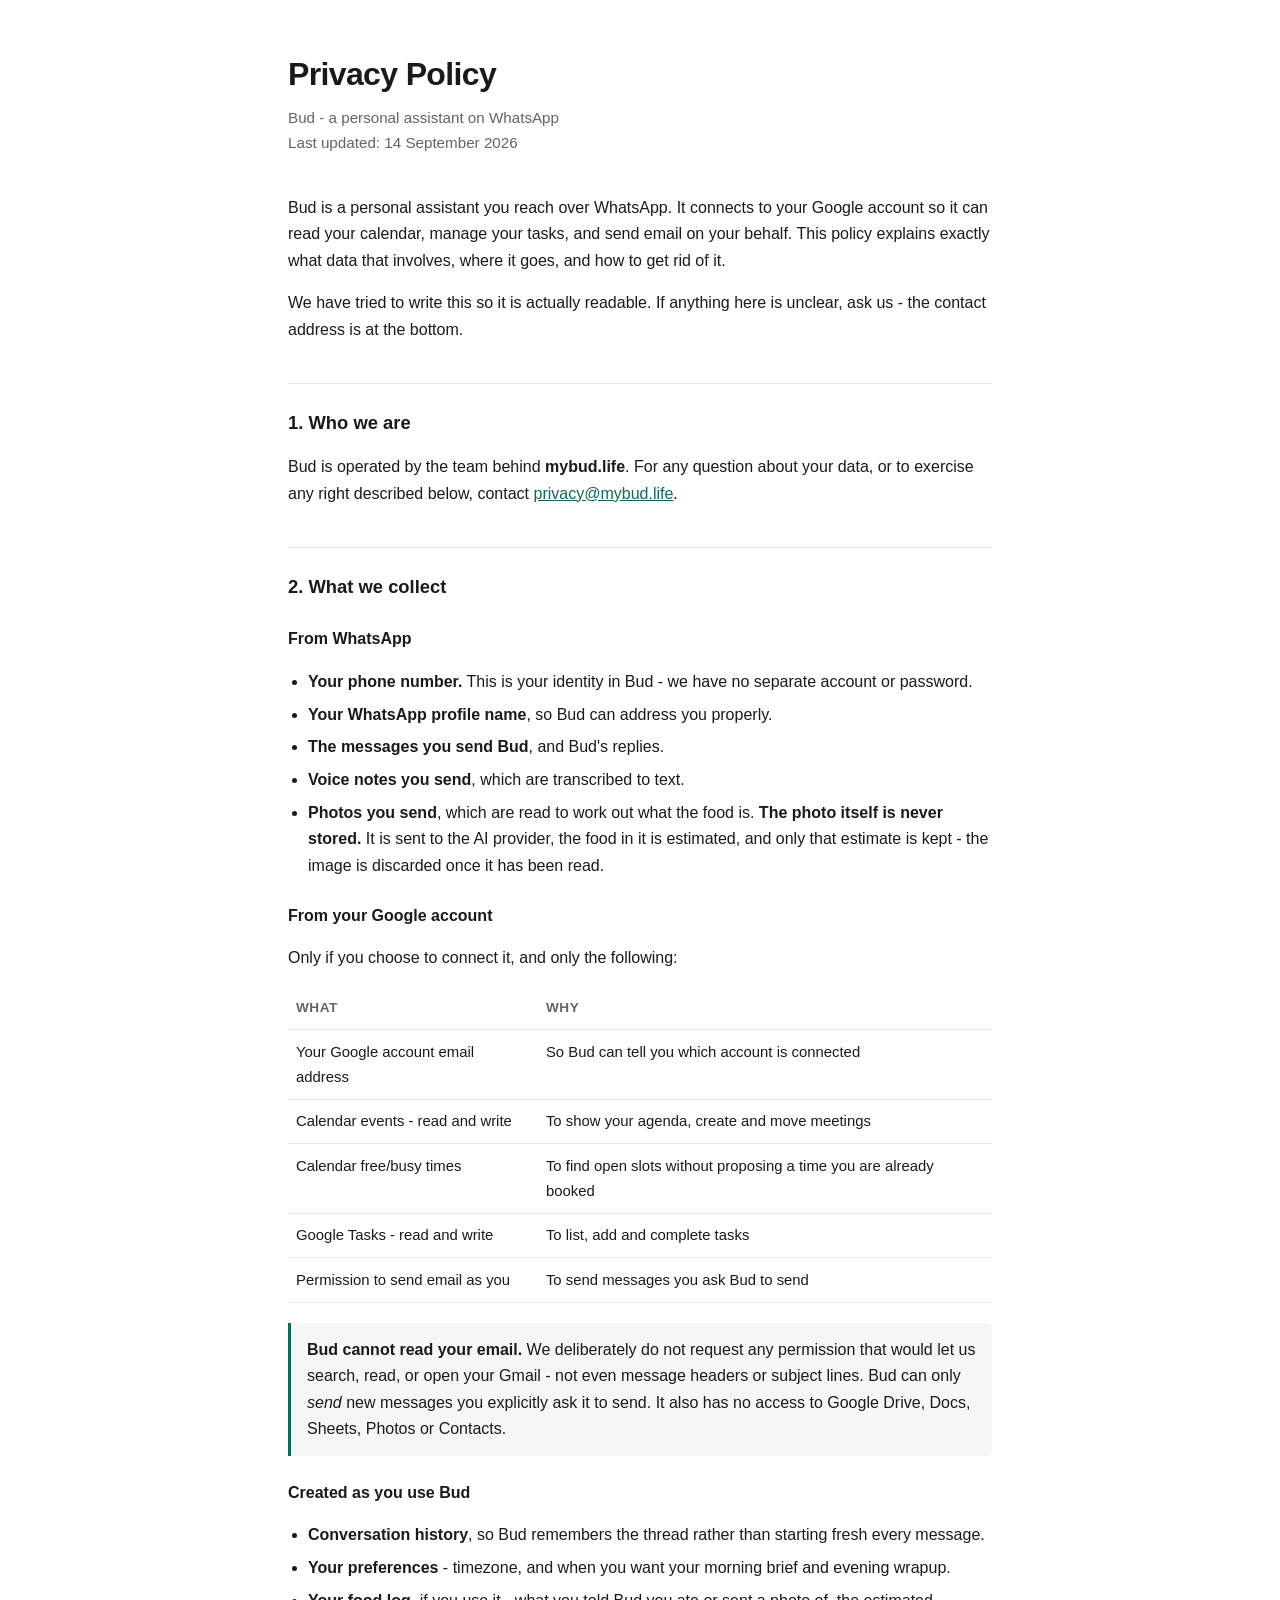
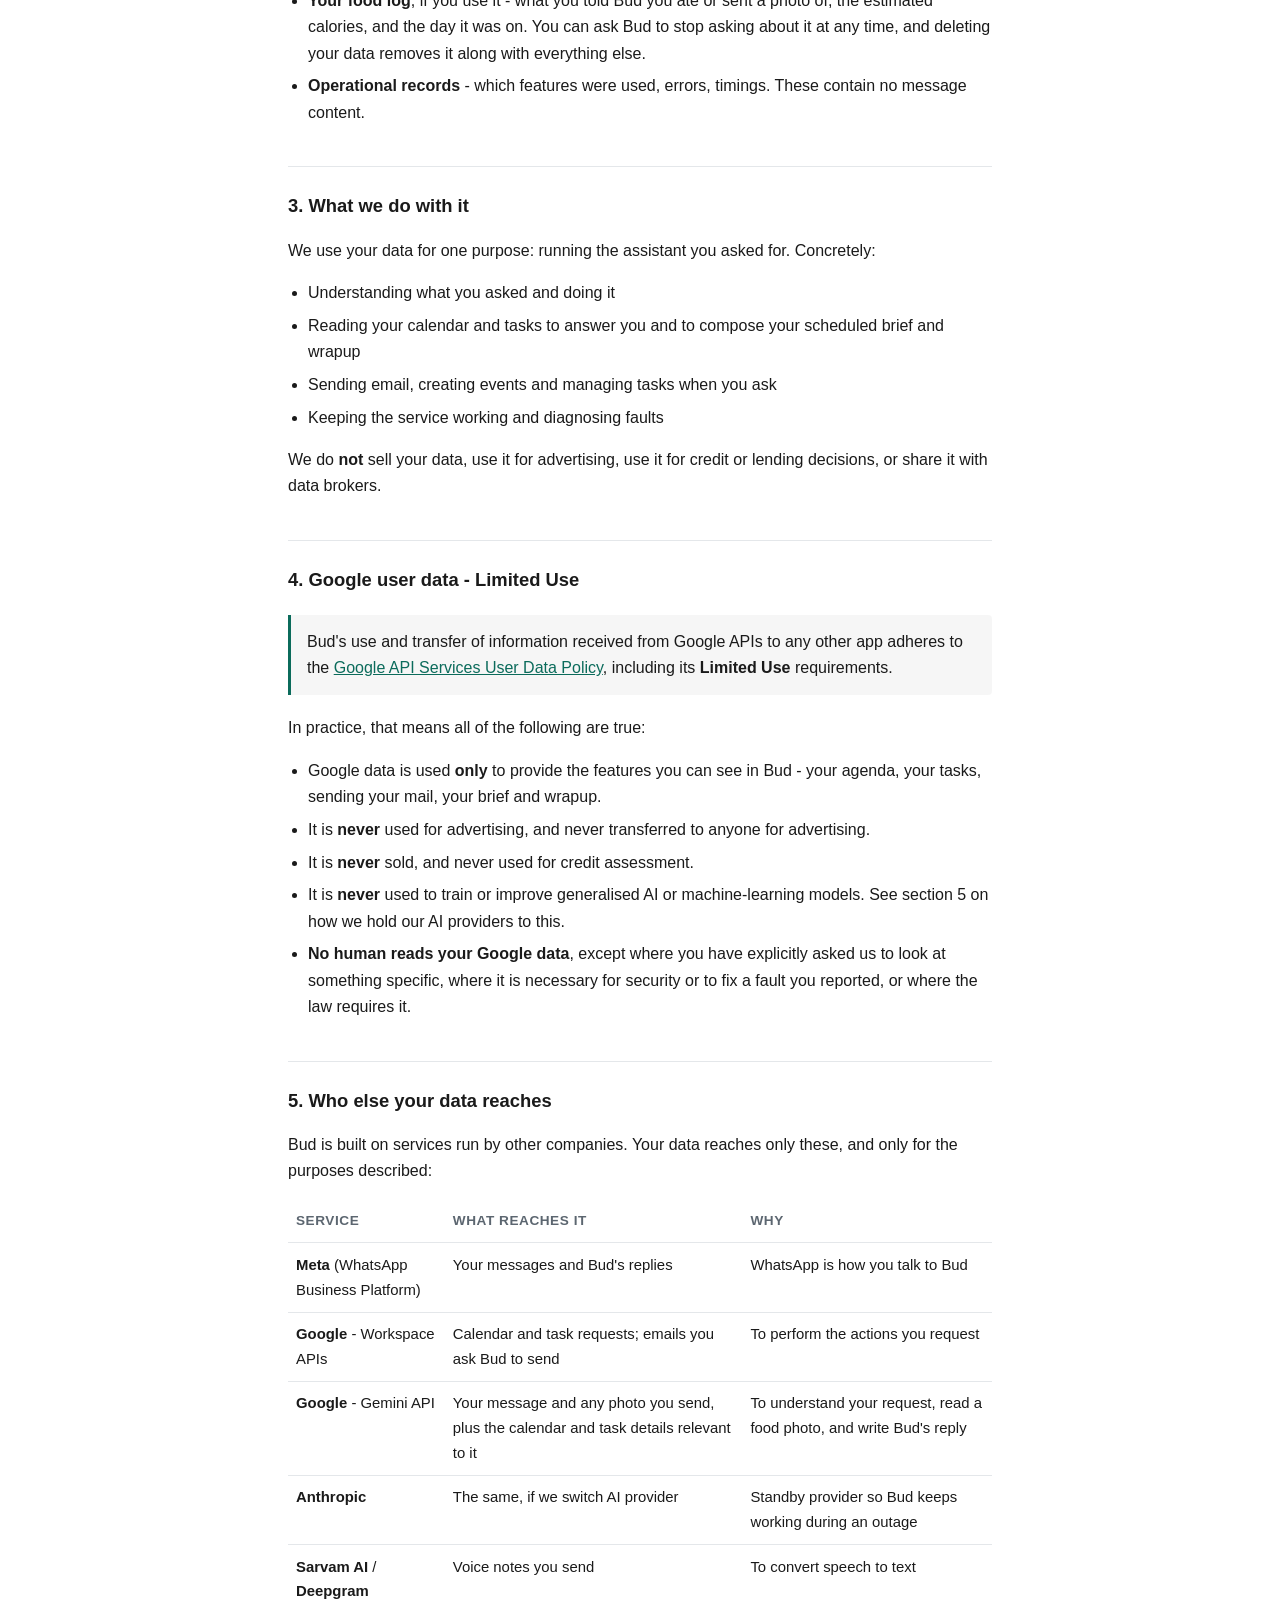
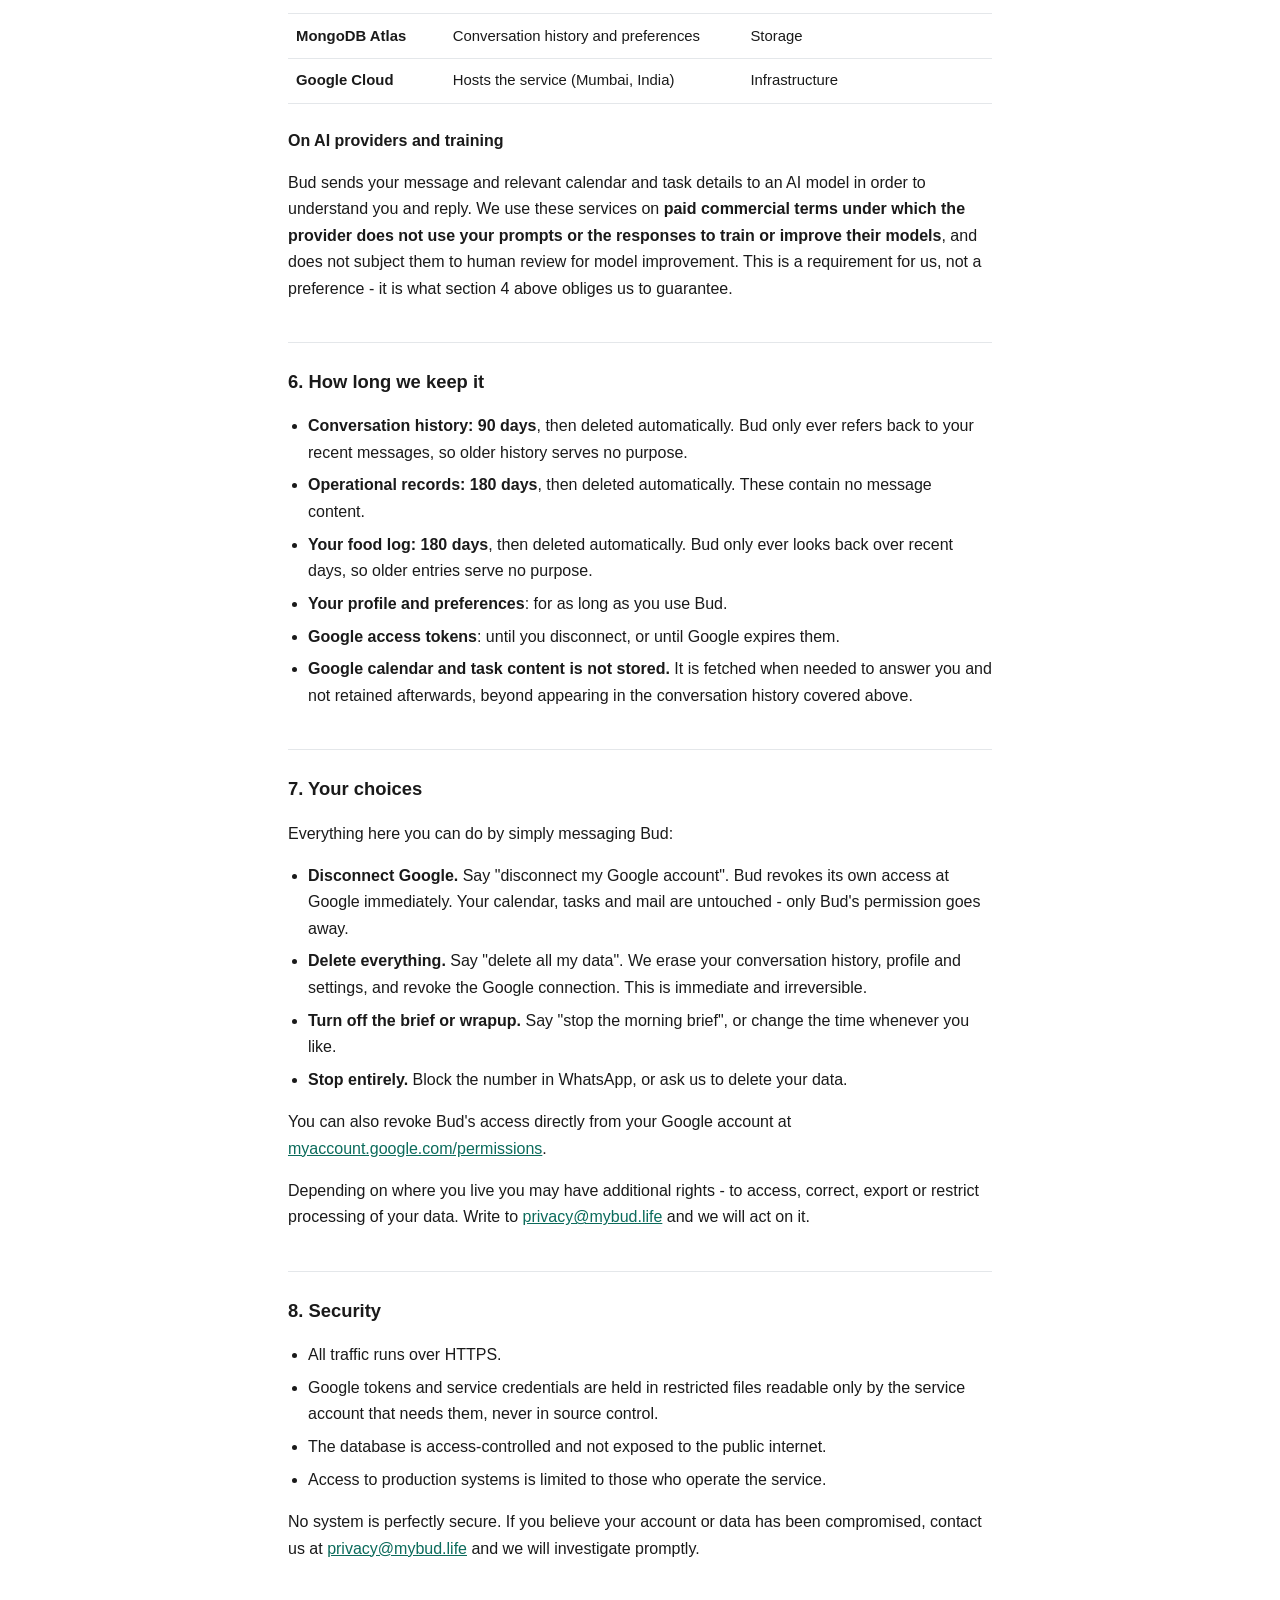
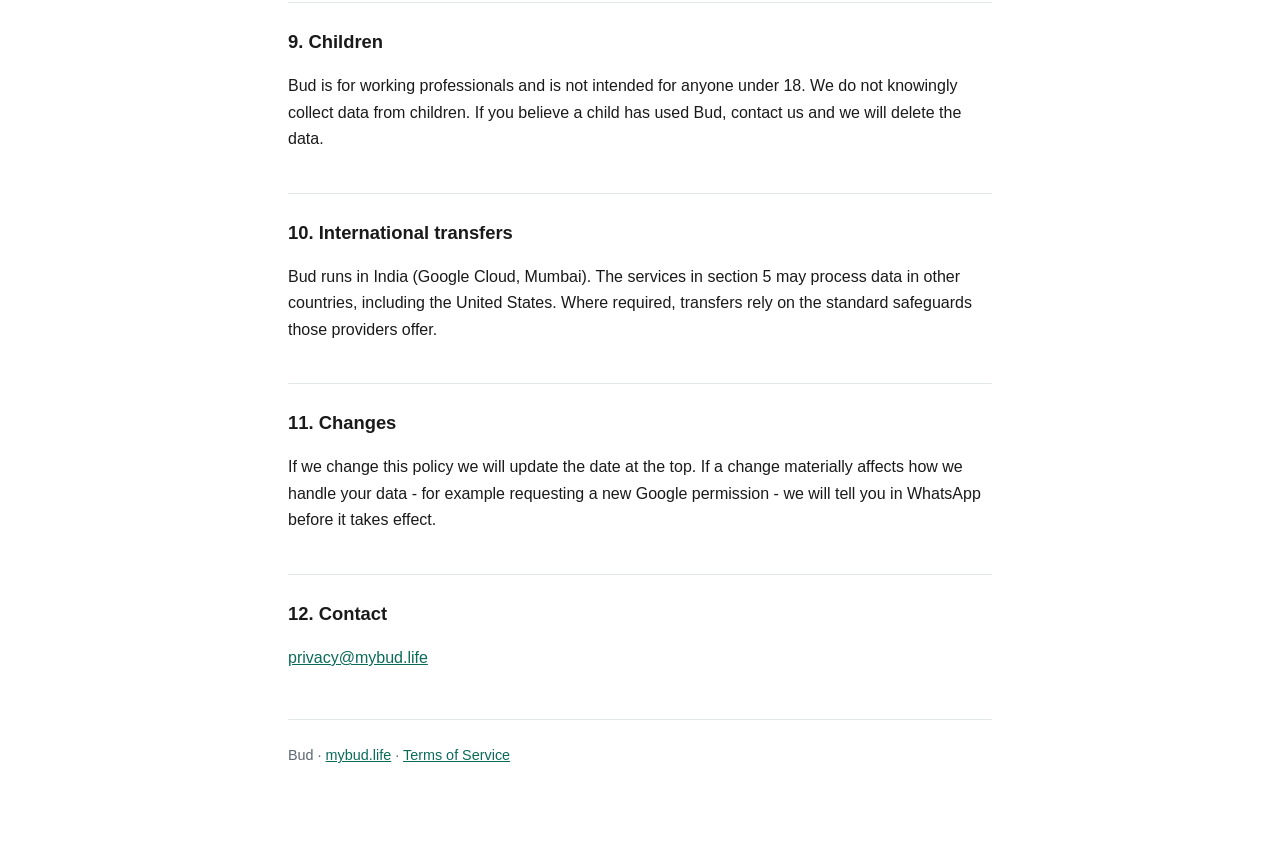
<file: privacy.html>
<!doctype html>
<html lang="en">
<head>
<meta charset="utf-8">
<meta name="viewport" content="width=device-width,initial-scale=1">
<meta name="robots" content="index, follow">
<title>Privacy Policy - Bud</title>
<style>
  :root{--fg:#1a1a1a;--muted:#5c6670;--line:#e4e7ea;--bg:#fff;--accent:#0b6b5b}
  @media (prefers-color-scheme:dark){
    :root{--fg:#e9edef;--muted:#9aa5ad;--line:#2a3138;--bg:#0f1418;--accent:#4fd1b8}
  }
  *{box-sizing:border-box}
  body{margin:0;background:var(--bg);color:var(--fg);
    font:16px/1.65 -apple-system,BlinkMacSystemFont,"Segoe UI",Roboto,sans-serif;
    padding:48px 20px 96px}
  main{max-width:44rem;margin:0 auto}
  h1{font-size:2rem;letter-spacing:-.02em;margin:0 0 .25rem}
  .sub{color:var(--muted);margin:0 0 2.5rem;font-size:.95rem}
  h2{font-size:1.15rem;margin:2.5rem 0 .75rem;padding-top:1.5rem;
    border-top:1px solid var(--line)}
  h3{font-size:1rem;margin:1.5rem 0 .5rem}
  p,li{color:var(--fg)}
  ul{padding-left:1.25rem}
  li{margin:.4rem 0}
  a{color:var(--accent)}
  code{background:rgba(127,127,127,.14);padding:.1em .35em;border-radius:3px;
    font-size:.9em}
  .callout{border-left:3px solid var(--accent);padding:.85rem 1rem;margin:1.25rem 0;
    background:rgba(127,127,127,.07);border-radius:0 4px 4px 0}
  .callout p{margin:0}
  table{width:100%;border-collapse:collapse;margin:1rem 0;font-size:.93rem;
    display:block;overflow-x:auto}
  th,td{text-align:left;padding:.6rem .5rem;border-bottom:1px solid var(--line);
    vertical-align:top}
  th{font-weight:600;color:var(--muted);font-size:.85rem;text-transform:uppercase;
    letter-spacing:.04em}
  footer{margin-top:3rem;padding-top:1.5rem;border-top:1px solid var(--line);
    color:var(--muted);font-size:.9rem}
</style>
</head>
<body>
<main>

<h1>Privacy Policy</h1>
<p class="sub">Bud - a personal assistant on WhatsApp<br>Last updated: 14 September 2026</p>

<p>Bud is a personal assistant you reach over WhatsApp. It connects to your Google
account so it can read your calendar, manage your tasks, and send email on your
behalf. This policy explains exactly what data that involves, where it goes, and
how to get rid of it.</p>

<p>We have tried to write this so it is actually readable. If anything here is
unclear, ask us - the contact address is at the bottom.</p>

<h2>1. Who we are</h2>
<p>Bud is operated by the team behind <strong>mybud.life</strong>. For any question
about your data, or to exercise any right described below, contact
<a href="mailto:privacy@mybud.life">privacy@mybud.life</a>.</p>

<h2>2. What we collect</h2>

<h3>From WhatsApp</h3>
<ul>
  <li><strong>Your phone number.</strong> This is your identity in Bud - we have no
      separate account or password.</li>
  <li><strong>Your WhatsApp profile name</strong>, so Bud can address you properly.</li>
  <li><strong>The messages you send Bud</strong>, and Bud's replies.</li>
  <li><strong>Voice notes you send</strong>, which are transcribed to text.</li>
  <li><strong>Photos you send</strong>, which are read to work out what the food
      is. <strong>The photo itself is never stored.</strong> It is sent to the AI
      provider, the food in it is estimated, and only that estimate is kept -
      the image is discarded once it has been read.</li>
</ul>

<h3>From your Google account</h3>
<p>Only if you choose to connect it, and only the following:</p>
<table>
  <thead><tr><th>What</th><th>Why</th></tr></thead>
  <tbody>
    <tr><td>Your Google account email address</td><td>So Bud can tell you which account is connected</td></tr>
    <tr><td>Calendar events - read and write</td><td>To show your agenda, create and move meetings</td></tr>
    <tr><td>Calendar free/busy times</td><td>To find open slots without proposing a time you are already booked</td></tr>
    <tr><td>Google Tasks - read and write</td><td>To list, add and complete tasks</td></tr>
    <tr><td>Permission to send email as you</td><td>To send messages you ask Bud to send</td></tr>
  </tbody>
</table>

<div class="callout">
<p><strong>Bud cannot read your email.</strong> We deliberately do not request any
permission that would let us search, read, or open your Gmail - not even message
headers or subject lines. Bud can only <em>send</em> new messages you explicitly
ask it to send. It also has no access to Google Drive, Docs, Sheets, Photos or
Contacts.</p>
</div>

<h3>Created as you use Bud</h3>
<ul>
  <li><strong>Conversation history</strong>, so Bud remembers the thread rather than
      starting fresh every message.</li>
  <li><strong>Your preferences</strong> - timezone, and when you want your morning
      brief and evening wrapup.</li>
  <li><strong>Your food log</strong>, if you use it - what you told Bud you ate
      or sent a photo of, the estimated calories, and the day it was on. You can
      ask Bud to stop asking about it at any time, and deleting your data
      removes it along with everything else.</li>
  <li><strong>Operational records</strong> - which features were used, errors,
      timings. These contain no message content.</li>
</ul>

<h2>3. What we do with it</h2>
<p>We use your data for one purpose: running the assistant you asked for. Concretely:</p>
<ul>
  <li>Understanding what you asked and doing it</li>
  <li>Reading your calendar and tasks to answer you and to compose your
      scheduled brief and wrapup</li>
  <li>Sending email, creating events and managing tasks when you ask</li>
  <li>Keeping the service working and diagnosing faults</li>
</ul>

<p>We do <strong>not</strong> sell your data, use it for advertising, use it for
credit or lending decisions, or share it with data brokers.</p>

<h2>4. Google user data - Limited Use</h2>

<div class="callout">
<p>Bud's use and transfer of information received from Google APIs to any other
app adheres to the <a href="https://developers.google.com/terms/api-services-user-data-policy">Google API Services User Data Policy</a>, including its <strong>Limited Use</strong> requirements.</p>
</div>

<p>In practice, that means all of the following are true:</p>
<ul>
  <li>Google data is used <strong>only</strong> to provide the features you can see
      in Bud - your agenda, your tasks, sending your mail, your brief and wrapup.</li>
  <li>It is <strong>never</strong> used for advertising, and never transferred to
      anyone for advertising.</li>
  <li>It is <strong>never</strong> sold, and never used for credit assessment.</li>
  <li>It is <strong>never</strong> used to train or improve generalised AI or
      machine-learning models. See section 5 on how we hold our AI providers to
      this.</li>
  <li><strong>No human reads your Google data</strong>, except where you have
      explicitly asked us to look at something specific, where it is necessary
      for security or to fix a fault you reported, or where the law requires it.</li>
</ul>

<h2>5. Who else your data reaches</h2>
<p>Bud is built on services run by other companies. Your data reaches only these,
and only for the purposes described:</p>

<table>
  <thead><tr><th>Service</th><th>What reaches it</th><th>Why</th></tr></thead>
  <tbody>
    <tr><td><strong>Meta</strong> (WhatsApp Business Platform)</td>
        <td>Your messages and Bud's replies</td><td>WhatsApp is how you talk to Bud</td></tr>
    <tr><td><strong>Google</strong> - Workspace APIs</td>
        <td>Calendar and task requests; emails you ask Bud to send</td>
        <td>To perform the actions you request</td></tr>
    <tr><td><strong>Google</strong> - Gemini API</td>
        <td>Your message and any photo you send, plus the calendar and task
            details relevant to it</td>
        <td>To understand your request, read a food photo, and write Bud's
            reply</td></tr>
    <tr><td><strong>Anthropic</strong></td>
        <td>The same, if we switch AI provider</td>
        <td>Standby provider so Bud keeps working during an outage</td></tr>
    <tr><td><strong>Sarvam AI</strong> / <strong>Deepgram</strong></td>
        <td>Voice notes you send</td><td>To convert speech to text</td></tr>
    <tr><td><strong>MongoDB Atlas</strong></td>
        <td>Conversation history and preferences</td><td>Storage</td></tr>
    <tr><td><strong>Google Cloud</strong></td>
        <td>Hosts the service (Mumbai, India)</td><td>Infrastructure</td></tr>
  </tbody>
</table>

<h3>On AI providers and training</h3>
<p>Bud sends your message and relevant calendar and task details to an AI model in
order to understand you and reply. We use these services on <strong>paid
commercial terms under which the provider does not use your prompts or the
responses to train or improve their models</strong>, and does not subject them to
human review for model improvement. This is a requirement for us, not a
preference - it is what section 4 above obliges us to guarantee.</p>

<h2>6. How long we keep it</h2>
<ul>
  <li><strong>Conversation history: 90 days</strong>, then deleted automatically.
      Bud only ever refers back to your recent messages, so older history serves
      no purpose.</li>
  <li><strong>Operational records: 180 days</strong>, then deleted automatically.
      These contain no message content.</li>
  <li><strong>Your food log: 180 days</strong>, then deleted automatically. Bud
      only ever looks back over recent days, so older entries serve no purpose.</li>
  <li><strong>Your profile and preferences</strong>: for as long as you use Bud.</li>
  <li><strong>Google access tokens</strong>: until you disconnect, or until Google
      expires them.</li>
  <li><strong>Google calendar and task content is not stored.</strong> It is fetched
      when needed to answer you and not retained afterwards, beyond appearing in
      the conversation history covered above.</li>
</ul>

<h2>7. Your choices</h2>
<p>Everything here you can do by simply messaging Bud:</p>
<ul>
  <li><strong>Disconnect Google.</strong> Say "disconnect my Google account". Bud
      revokes its own access at Google immediately. Your calendar, tasks and mail
      are untouched - only Bud's permission goes away.</li>
  <li><strong>Delete everything.</strong> Say "delete all my data". We erase your
      conversation history, profile and settings, and revoke the Google connection.
      This is immediate and irreversible.</li>
  <li><strong>Turn off the brief or wrapup.</strong> Say "stop the morning brief",
      or change the time whenever you like.</li>
  <li><strong>Stop entirely.</strong> Block the number in WhatsApp, or ask us to
      delete your data.</li>
</ul>
<p>You can also revoke Bud's access directly from your Google account at
<a href="https://myaccount.google.com/permissions">myaccount.google.com/permissions</a>.</p>
<p>Depending on where you live you may have additional rights - to access, correct,
export or restrict processing of your data. Write to
<a href="mailto:privacy@mybud.life">privacy@mybud.life</a> and we will act on it.</p>

<h2>8. Security</h2>
<ul>
  <li>All traffic runs over HTTPS.</li>
  <li>Google tokens and service credentials are held in restricted files readable
      only by the service account that needs them, never in source control.</li>
  <li>The database is access-controlled and not exposed to the public internet.</li>
  <li>Access to production systems is limited to those who operate the service.</li>
</ul>
<p>No system is perfectly secure. If you believe your account or data has been
compromised, contact us at
<a href="mailto:privacy@mybud.life">privacy@mybud.life</a> and we will investigate
promptly.</p>

<h2>9. Children</h2>
<p>Bud is for working professionals and is not intended for anyone under 18. We do
not knowingly collect data from children. If you believe a child has used Bud,
contact us and we will delete the data.</p>

<h2>10. International transfers</h2>
<p>Bud runs in India (Google Cloud, Mumbai). The services in section 5 may process
data in other countries, including the United States. Where required, transfers
rely on the standard safeguards those providers offer.</p>

<h2>11. Changes</h2>
<p>If we change this policy we will update the date at the top. If a change
materially affects how we handle your data - for example requesting a new Google
permission - we will tell you in WhatsApp before it takes effect.</p>

<h2>12. Contact</h2>
<p><a href="mailto:privacy@mybud.life">privacy@mybud.life</a></p>

<footer>
Bud · <a href="/">mybud.life</a> · <a href="/terms">Terms of Service</a>
</footer>

</main>
</body>
</html>
</file>
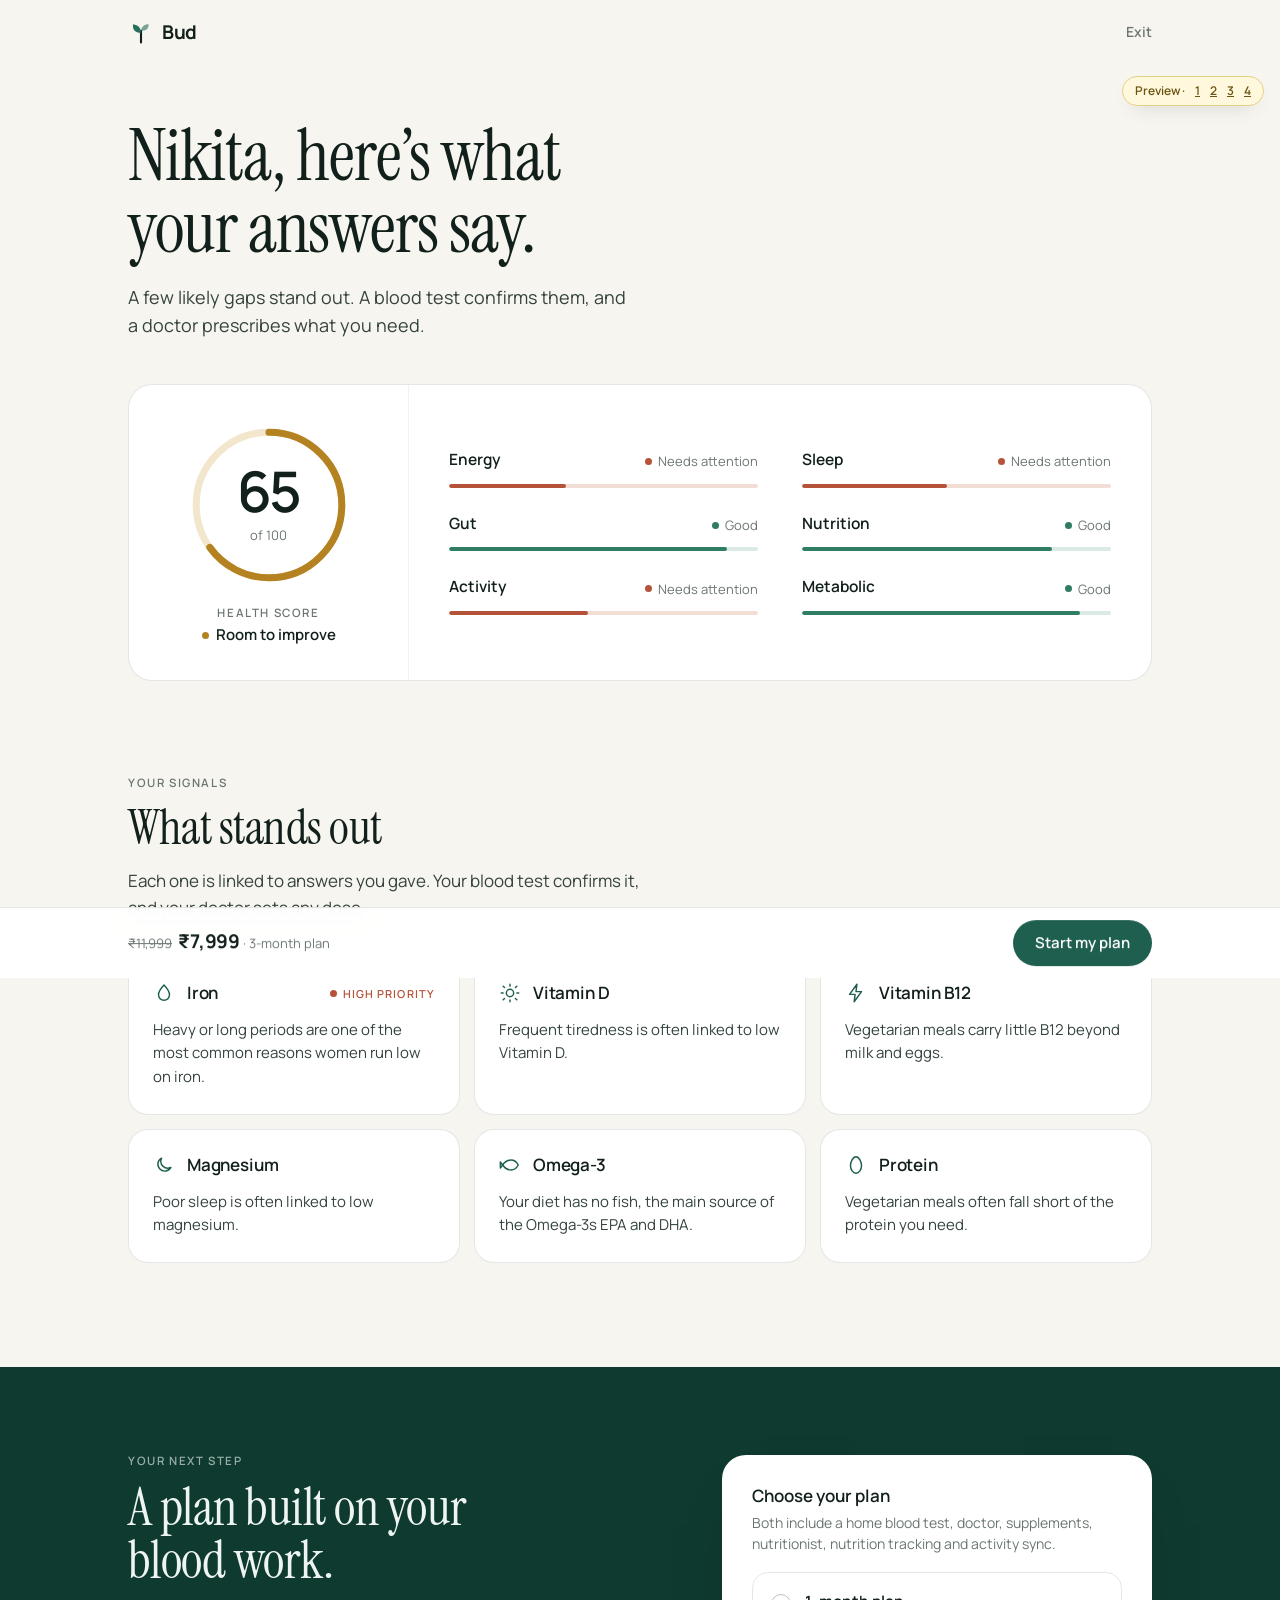
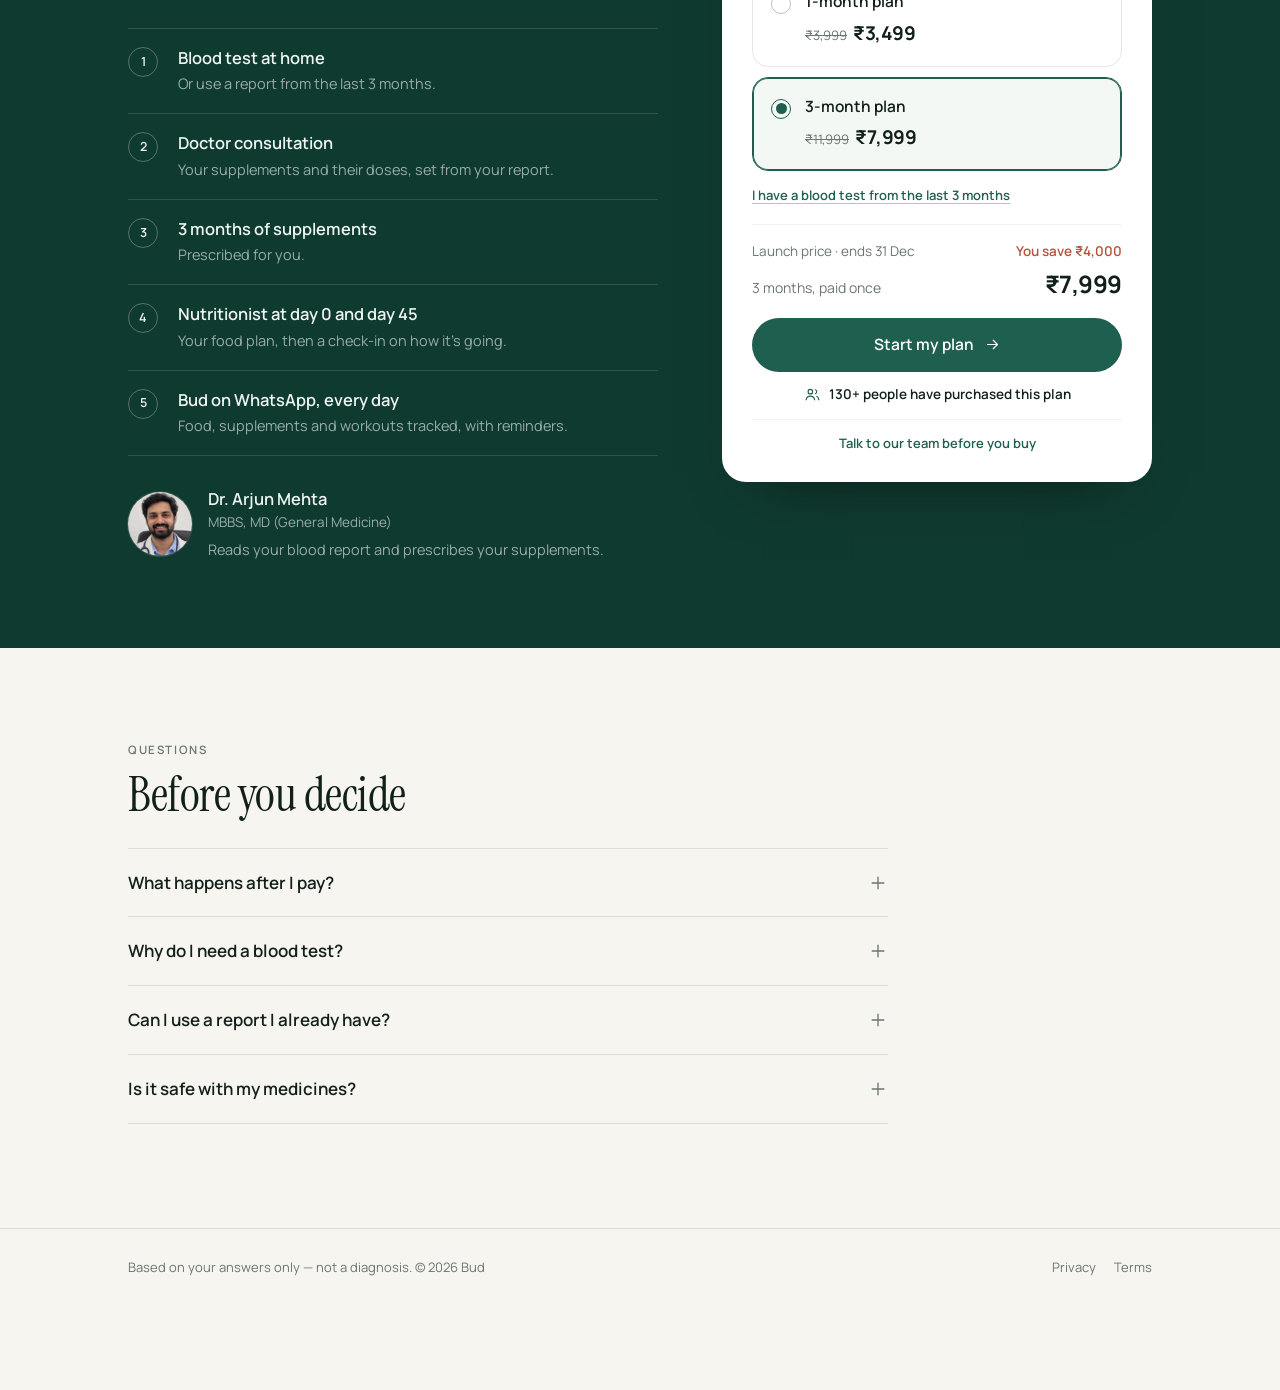
<file: report.html>
<!DOCTYPE html>
<html lang="en">
<head>
<meta charset="UTF-8">
<meta name="viewport" content="width=device-width, initial-scale=1">
<meta name="robots" content="noindex, nofollow">
<title>Your Health Report - Bud</title>
<meta name="description" content="Your health report from the Bud assessment, and the plan built on your blood work.">
<meta name="theme-color" content="#f7f5f0">
<link rel="icon" href="/favicon.svg" type="image/svg+xml">
<link rel="preconnect" href="https://fonts.googleapis.com">
<link rel="preconnect" href="https://fonts.gstatic.com" crossorigin>
<link href="https://fonts.googleapis.com/css2?family=Manrope:wght@400;500;600;700&family=Instrument+Serif:ital@0;1&display=swap" rel="stylesheet">
<style>
  :root {
    --bg: #f7f5f0;
    --surface: #ffffff;
    --ink: #12201b;
    --ink-2: #34433d;
    --muted: #6b7671;
    --hair: rgba(18, 32, 27, 0.11);
    --hair-2: rgba(18, 32, 27, 0.06);
    --green: #1f5f4f;
    --green-2: #174a3e;
    --band: #0f3a30;
    --band-ink: #eef4f1;
    --band-muted: rgba(238, 244, 241, 0.62);
    --band-hair: rgba(238, 244, 241, 0.14);
    /* Status: a fill and a lighter step of the same hue for its track, always
       paired with a word - never colour alone. */
    --good: #2e7d64;
    --good-t: #dbeae3;
    --fair: #b58222;
    --fair-t: #f2e6cc;
    --warn: #b5523a;
    --warn-t: #f3ded6;
    --sans: Manrope, system-ui, -apple-system, "Segoe UI", sans-serif;
    --serif: "Instrument Serif", Georgia, serif;
  }
  * { box-sizing: border-box; }
  html, body { margin: 0; }
  body { min-height: 100svh; background: var(--bg); color: var(--ink); font: 400 16px/1.6 var(--sans); -webkit-font-smoothing: antialiased; }
  body.locked { overflow: hidden; }
  a { color: inherit; }
  [hidden] { display: none !important; }
  button { font: inherit; color: inherit; }
  svg.i { width: 20px; height: 20px; flex: 0 0 auto; fill: none; stroke: currentColor; stroke-width: 1.6; stroke-linecap: round; stroke-linejoin: round; }
  .wrap { width: 100%; max-width: 1080px; margin: 0 auto; padding: 0 28px; }
  .label { font: 600 11.5px/1 var(--sans); letter-spacing: 0.14em; text-transform: uppercase; color: var(--muted); }
  .serif { font-family: var(--serif); font-weight: 400; }

  /* ---------- top ---------- */
  .top { position: sticky; top: 0; z-index: 20; background: rgba(247, 245, 240, 0.9); backdrop-filter: saturate(1.4) blur(14px); -webkit-backdrop-filter: saturate(1.4) blur(14px); }
  .top .wrap { display: flex; align-items: center; justify-content: space-between; height: 64px; }
  .logo { display: inline-flex; align-items: center; gap: 8px; text-decoration: none; font: 700 19px/1 var(--sans); letter-spacing: -0.02em; }
  .logo svg { width: 26px; height: 26px; }
  .exit { font: 600 14px/1 var(--sans); color: var(--muted); text-decoration: none; }
  .exit:hover { color: var(--ink); }

  /* ---------- buttons ---------- */
  .btn { display: inline-flex; align-items: center; justify-content: center; gap: 10px; min-height: 54px; padding: 0 26px; border: 0; border-radius: 100px; background: var(--green); color: #fff; font: 600 15.5px/1.2 var(--sans); text-decoration: none; cursor: pointer; transition: background-color .2s ease, transform .2s ease; }
  .btn:hover { background: var(--green-2); }
  .btn:active { transform: scale(0.99); }
  .btn:focus-visible { outline: 2px solid var(--green); outline-offset: 3px; }
  .btn:disabled { opacity: 0.55; cursor: progress; }
  .btn svg { width: 17px; height: 17px; }
  .btn-block { width: 100%; }
  .btn-quiet { background: transparent; color: var(--ink); box-shadow: inset 0 0 0 1px var(--hair); }
  .btn-quiet:hover { background: #fff; }
  .link { color: var(--green); font-weight: 600; text-decoration: none; }
  .link:hover { text-decoration: underline; }

  /* ---------- hero ---------- */
  .hero { padding-top: 56px; }
  .hero h1 { margin: 0; max-width: 15ch; font: 400 clamp(42px, 6.2vw, 72px)/1.0 var(--serif); letter-spacing: -0.015em; }
  .hero p { margin: 20px 0 0; max-width: 46ch; color: var(--ink-2); font-size: 18px; line-height: 1.55; }

  .panel { display: grid; grid-template-columns: 280px 1fr; margin-top: 44px; border: 1px solid var(--hair); border-radius: 24px; background: var(--surface); }
  .score { display: flex; flex-direction: column; align-items: center; justify-content: center; padding: 36px 28px; border-right: 1px solid var(--hair-2); text-align: center; }
  .ring { position: relative; width: 168px; height: 168px; }
  .ring svg { width: 100%; height: 100%; transform: rotate(-90deg); }
  .ring circle { fill: none; stroke-width: 5; }
  .ring .arc { stroke-linecap: round; transition: stroke-dashoffset 1.4s cubic-bezier(.2, .7, .2, 1); }
  .ring-n { position: absolute; inset: 0; display: grid; place-content: center; }
  .ring-n b { font: 600 56px/1 var(--sans); letter-spacing: -0.04em; }
  .ring-n span { margin-top: 6px; font-size: 13px; color: var(--muted); }
  .score .label { margin-top: 18px; }
  .state { display: inline-flex; align-items: center; gap: 7px; margin-top: 8px; font: 600 15px/1.2 var(--sans); }
  .dot { width: 7px; height: 7px; border-radius: 50%; flex: 0 0 auto; }
  .dot.good { background: var(--good); } .dot.fair { background: var(--fair); } .dot.warn { background: var(--warn); }

  .areas { display: grid; grid-template-columns: 1fr 1fr; gap: 26px 44px; align-content: center; margin: 0; padding: 36px 40px; list-style: none; }
  .area-top { display: flex; align-items: baseline; justify-content: space-between; gap: 12px; }
  .area-top b { font: 600 15.5px/1.2 var(--sans); }
  .area-top span { display: inline-flex; align-items: center; gap: 6px; font-size: 13px; color: var(--muted); white-space: nowrap; }
  .bar { position: relative; height: 4px; margin-top: 12px; border-radius: 4px; overflow: hidden; }
  .bar i { position: absolute; inset: 0 auto 0 0; width: 0; border-radius: 4px; transition: width 1.2s cubic-bezier(.2, .7, .2, 1); }
  .bar.good { background: var(--good-t); } .bar.good i { background: var(--good); }
  .bar.fair { background: var(--fair-t); } .bar.fair i { background: var(--fair); }
  .bar.warn { background: var(--warn-t); } .bar.warn i { background: var(--warn); }

  /* ---------- sections ---------- */
  .sec { padding-top: 96px; }
  .sec h2 { margin: 14px 0 0; font: 400 clamp(34px, 4.4vw, 48px)/1.04 var(--serif); letter-spacing: -0.01em; }
  .sec .lede { margin: 14px 0 0; max-width: 54ch; color: var(--ink-2); font-size: 17px; }

  .sigs { display: grid; grid-template-columns: repeat(3, minmax(0, 1fr)); gap: 14px; margin-top: 36px; }
  .sig { padding: 24px 24px 26px; border: 1px solid var(--hair); border-radius: 20px; background: var(--surface); }
  .sig-top { display: flex; align-items: center; gap: 12px; }
  .sig-top svg { width: 22px; height: 22px; color: var(--green); }
  .sig-top h3 { flex: 1; margin: 0; font: 600 17px/1.25 var(--sans); letter-spacing: -0.01em; }
  .hi { display: inline-flex; align-items: center; gap: 6px; font: 600 11px/1 var(--sans); letter-spacing: 0.1em; text-transform: uppercase; color: var(--warn); white-space: nowrap; }
  .sig p { margin: 14px 0 0; color: var(--ink-2); font-size: 15px; line-height: 1.55; }
  .sig .care { margin-top: 10px; color: #8a3b28; font-size: 14px; }
  .nothing { margin-top: 32px; max-width: 60ch; color: var(--ink-2); font-size: 17px; }
  .note { display: flex; gap: 12px; margin-top: 18px; max-width: 72ch; color: var(--ink-2); font-size: 15px; }
  .note svg { color: var(--green); margin-top: 2px; }

  /* ---------- the plan ---------- */
  .band { margin-top: 104px; padding: 88px 0; background: var(--band); color: var(--band-ink); }
  .band .label { color: var(--band-muted); }
  .band h2 { margin: 14px 0 0; max-width: 17ch; font: 400 clamp(36px, 4.6vw, 52px)/1.03 var(--serif); letter-spacing: -0.01em; }
  .plan { display: grid; grid-template-columns: minmax(0, 1fr) 430px; gap: 64px; align-items: start; }
  .steps { margin: 40px 0 0; padding: 0; list-style: none; counter-reset: s; }
  .steps li { position: relative; display: grid; grid-template-columns: 34px 1fr; gap: 16px; padding: 18px 0; border-top: 1px solid var(--band-hair); counter-increment: s; }
  .steps li:last-child { border-bottom: 1px solid var(--band-hair); }
  .steps li::before { content: counter(s); width: 28px; height: 28px; display: grid; place-items: center; border-radius: 50%; border: 1px solid rgba(238, 244, 241, 0.3); font: 600 12.5px/1 var(--sans); color: var(--band-ink); }
  .steps b { display: block; font: 600 16.5px/1.35 var(--sans); }
  .steps span { display: block; margin-top: 3px; color: var(--band-muted); font-size: 14.5px; }
  .doc { display: flex; align-items: center; gap: 16px; margin-top: 32px; }
  .doc img { width: 64px; height: 64px; border-radius: 50%; object-fit: cover; flex: 0 0 auto; background: rgba(238, 244, 241, 0.1); box-shadow: 0 0 0 1px var(--band-hair); }
  .doc b { display: block; color: var(--band-ink); font: 600 16.5px/1.3 var(--sans); }
  .doc small { display: block; margin-top: 2px; color: var(--band-muted); font-size: 13.5px; }
  .doc span { display: block; margin-top: 6px; color: var(--band-muted); font-size: 14.5px; line-height: 1.45; }

  .price { padding: 30px; border-radius: 24px; background: var(--surface); color: var(--ink); box-shadow: 0 30px 60px -40px rgba(0, 0, 0, 0.6); }
  .price h3 { margin: 0; font: 600 17px/1.3 var(--sans); }
  .incl { margin: 6px 0 0; color: var(--muted); font-size: 14px; line-height: 1.45; text-wrap: balance; }
  /* Two lines kept either way, so ticking the blood-test box never moves the box. */
  .incl.two { min-height: 2.9em; }
  .opts { display: grid; gap: 10px; margin-top: 18px; }
  .opt { position: relative; display: block; padding: 18px 18px 18px 52px; border: 1px solid var(--hair); border-radius: 16px; cursor: pointer; transition: border-color .2s ease, background-color .2s ease; }
  .opt:hover { border-color: rgba(31, 95, 79, 0.45); }
  .opt input { position: absolute; opacity: 0; pointer-events: none; }
  .opt .tick { position: absolute; left: 18px; top: 21px; width: 20px; height: 20px; border-radius: 50%; border: 1.5px solid rgba(18, 32, 27, 0.28); }
  .opt .tick::after { content: ""; position: absolute; inset: 3.5px; border-radius: 50%; background: var(--green); transform: scale(0); transition: transform .2s cubic-bezier(.2, .8, .2, 1.4); }
  .opt.on { border-color: var(--green); background: #f3f8f5; box-shadow: inset 0 0 0 1px var(--green); }
  .opt.on .tick { border-color: var(--green); }
  .opt.on .tick::after { transform: scale(1); }
  .opt input:focus-visible + .tick { outline: 2px solid var(--green); outline-offset: 2px; }
  .opt.solo { padding-left: 18px; cursor: default; }
  .opt-title { display: block; font: 600 15.5px/1.35 var(--sans); }
  .opt-title span { white-space: nowrap; }
  .opt-sub { display: block; margin-top: 3px; color: var(--muted); font-size: 13.5px; line-height: 1.45; text-wrap: pretty; }
  .opt-price { display: block; margin-top: 10px; white-space: nowrap; }
  .opt-price s { margin-right: 6px; color: var(--muted); font-size: 13px; }
  .opt-price strong { font: 700 19px/1 var(--sans); letter-spacing: -0.02em; }
  .opt-price small { color: var(--muted); font-size: 12.5px; }
  /* The blood-test line: plain text to tap, never a checkbox. */
  .own { display: inline-flex; align-items: center; gap: 6px; margin-top: 14px; padding: 2px 0; border: 0; background: none; color: var(--green); font: 600 13px/1.35 var(--sans); text-align: left; cursor: pointer; }
  .own span { text-decoration: underline; text-decoration-color: rgba(31, 95, 79, 0.35); text-underline-offset: 3px; }
  .own:hover span { text-decoration-color: var(--green); }
  .own:focus-visible { outline: 2px solid var(--green); outline-offset: 3px; border-radius: 4px; }
  .own.on { color: var(--ink-2); font-weight: 500; }
  .own.on span { text-decoration: none; }
  .own.on svg { width: 15px; height: 15px; color: var(--green); }
  .own.on u { margin-left: 6px; color: var(--green); font-weight: 600; text-underline-offset: 3px; }
  .offer { display: flex; flex-wrap: wrap; align-items: center; justify-content: space-between; gap: 6px 12px; margin-top: 16px; padding-top: 16px; border-top: 1px solid var(--hair-2); font-size: 13.5px; color: var(--muted); }
  .offer b { color: var(--warn); font-weight: 600; }
  .total { display: flex; align-items: baseline; justify-content: space-between; margin-top: 10px; }
  .total span { color: var(--muted); font-size: 14px; }
  .total strong { font: 700 24px/1 var(--sans); letter-spacing: -0.02em; }
  .price .btn { margin-top: 18px; }
  .proof { display: flex; align-items: center; justify-content: center; gap: 8px; margin-top: 14px; font: 600 13.5px/1.3 var(--sans); }
  .proof svg { width: 17px; height: 17px; color: var(--green); }
  .callme { margin-top: 16px; padding-top: 14px; border-top: 1px solid var(--hair-2); text-align: center; color: var(--muted); font-size: 13px; line-height: 1.4; }
  .callme .linkb { padding: 0; border: 0; background: none; color: var(--green); font: 600 13px/1.4 var(--sans); cursor: pointer; }
  .callme .linkb:hover { text-decoration: underline; }
  .callme .linkb:focus-visible { outline: 2px solid var(--green); outline-offset: 3px; border-radius: 4px; }
  .callme.open { text-align: left; }
  .callme label { display: block; margin-bottom: 8px; font: 600 13px/1.3 var(--sans); color: var(--ink-2); }
  .cb-row { display: flex; gap: 8px; }
  .cb-row .input { flex: 1 1 auto; min-width: 0; min-height: 46px; padding: 10px 12px; }
  .cb-row .btn { flex: 0 0 auto; min-height: 46px; margin-top: 0; padding: 0 18px; font-size: 14.5px; }
  .callme.sent { display: flex; align-items: center; justify-content: center; gap: 8px; color: var(--ink-2); }
  .callme.sent svg { flex: 0 0 auto; width: 16px; height: 16px; color: var(--green); }
  .talk h3 { margin: 0; font: 400 30px/1.1 var(--serif); }
  .talk p { margin: 12px 0 0; color: var(--ink-2); font-size: 15px; }
  .talk .btn { margin-top: 22px; }

  /* ---------- questions ---------- */
  .faq { max-width: 760px; margin-top: 28px; border-top: 1px solid var(--hair); }
  .faq details { border-bottom: 1px solid var(--hair); }
  .faq summary { display: flex; align-items: center; justify-content: space-between; gap: 16px; padding: 22px 0; cursor: pointer; list-style: none; font: 600 17px/1.4 var(--sans); }
  .faq summary::-webkit-details-marker { display: none; }
  .faq summary svg { color: var(--muted); transition: transform .25s ease; }
  .faq details[open] summary svg { transform: rotate(45deg); }
  .faq details p { margin: -6px 0 22px; max-width: 64ch; color: var(--ink-2); font-size: 15.5px; }

  .foot { margin-top: 104px; padding: 28px 0 112px; border-top: 1px solid var(--hair); color: var(--muted); font-size: 13px; }
  .foot .wrap { display: flex; flex-wrap: wrap; justify-content: space-between; gap: 8px 24px; }
  .foot nav { display: flex; gap: 18px; }
  .foot a { text-decoration: none; }
  .foot a:hover { color: var(--ink); }

  /* ---------- sticky bar ---------- */
  .sticky { position: fixed; left: 0; right: 0; bottom: 0; z-index: 15; padding: 12px 0 calc(12px + env(safe-area-inset-bottom)); background: rgba(255, 255, 255, 0.94); backdrop-filter: blur(14px); -webkit-backdrop-filter: blur(14px); border-top: 1px solid var(--hair); transform: translateY(110%); transition: transform .35s cubic-bezier(.2, .7, .2, 1); }
  .sticky.show { transform: none; }
  .sticky .wrap { display: flex; align-items: center; justify-content: space-between; gap: 16px; }
  .sticky s { margin-right: 6px; color: var(--muted); font-size: 13px; }
  .sticky strong { font: 700 19px/1 var(--sans); letter-spacing: -0.02em; }
  .sticky small { color: var(--muted); font-size: 13px; }
  .sticky .btn { min-height: 46px; padding: 0 22px; font-size: 15px; }

  /* ---------- checkout ---------- */
  .veil { position: fixed; inset: 0; z-index: 40; display: grid; place-items: center; padding: 20px; background: rgba(10, 24, 20, 0.42); animation: fade .2s ease both; }
  @keyframes fade { from { opacity: 0; } to { opacity: 1; } }
  .sheet { position: relative; width: 100%; max-width: 520px; max-height: calc(100svh - 40px); overflow-y: auto; border-radius: 24px; background: var(--bg); box-shadow: 0 40px 90px -40px rgba(0, 0, 0, 0.55); animation: rise .35s cubic-bezier(.2, .7, .2, 1) both; }
  @keyframes rise { from { transform: translateY(20px); opacity: 0; } to { transform: none; opacity: 1; } }
  .sheet form { padding: 30px 30px 26px; }
  .close { position: absolute; right: 18px; top: 18px; width: 38px; height: 38px; display: grid; place-items: center; border: 0; border-radius: 50%; background: #fff; cursor: pointer; }
  .sheet h2 { margin: 0; padding-right: 44px; font: 400 34px/1.05 var(--serif); }
  .sheet .lede { margin: 8px 0 0; color: var(--ink-2); font-size: 15px; }
  .chosen { display: flex; align-items: center; justify-content: space-between; gap: 12px; margin-top: 20px; padding: 14px 16px; border: 1px solid var(--hair); border-radius: 14px; background: #fff; font-size: 14.5px; }
  .chosen strong { font-size: 17px; }
  .field { margin-top: 14px; }
  .field label { display: block; margin-bottom: 6px; font: 600 13px/1.3 var(--sans); color: var(--ink-2); }
  .input { width: 100%; min-height: 50px; padding: 12px 14px; border: 1px solid var(--hair); border-radius: 12px; background: #fff; color: var(--ink); font: 500 16px/1.4 var(--sans); transition: border-color .2s ease, box-shadow .2s ease; }
  textarea.input { min-height: 78px; resize: vertical; }
  .input:focus { outline: none; border-color: var(--green); box-shadow: 0 0 0 3px rgba(31, 95, 79, 0.12); }
  .input.bad { border-color: var(--warn); }
  .row2 { display: grid; grid-template-columns: minmax(0, 1fr) minmax(0, 1fr); gap: 12px; }
  .err { margin: 6px 0 0; color: #9a3a24; font: 600 12.5px/1.3 var(--sans); }
  .sheet .btn { margin-top: 22px; }
  .form-err { margin: 14px 0 0; padding: 12px 14px; border-radius: 12px; background: #fbeae5; color: #8a3221; font: 600 13.5px/1.45 var(--sans); }
  .secure { display: flex; align-items: center; justify-content: center; gap: 7px; margin-top: 12px; color: var(--muted); font-size: 12.5px; }
  .secure svg { width: 14px; height: 14px; }
  .terms { margin: 6px 0 0; text-align: center; color: var(--muted); font-size: 12px; }

  /* ---------- after payment ---------- */
  .done { max-width: 640px; padding-top: 64px; }
  .done-ico { width: 52px; height: 52px; display: grid; place-items: center; border-radius: 50%; background: var(--green); color: #fff; }
  .done-ico svg { width: 24px; height: 24px; stroke-width: 2.2; }
  .done h1 { margin: 26px 0 0; font: 400 clamp(40px, 6vw, 60px)/1.02 var(--serif); letter-spacing: -0.015em; }
  .done > p { margin: 14px 0 0; color: var(--ink-2); font-size: 17px; }
  .receipt { display: flex; justify-content: space-between; gap: 16px; margin-top: 26px; padding: 16px 0; border-top: 1px solid var(--hair); border-bottom: 1px solid var(--hair); font-size: 15px; }
  .receipt span { color: var(--muted); }
  .book { margin-top: 30px; padding: 28px; border: 1px solid var(--hair); border-radius: 22px; background: #fff; }
  .book h2 { margin: 0; font: 600 20px/1.3 var(--sans); }
  .book > p { margin: 6px 0 0; color: var(--ink-2); font-size: 15px; }
  .pick { margin-top: 18px; }
  .pick > span { display: block; margin-bottom: 8px; font: 600 13px/1.3 var(--sans); color: var(--ink-2); }
  .days { display: flex; gap: 8px; overflow-x: auto; padding-bottom: 4px; scrollbar-width: none; }
  .days::-webkit-scrollbar { display: none; }
  .chipb { flex: 0 0 auto; min-width: 68px; padding: 10px 12px; border: 1px solid var(--hair); border-radius: 12px; background: #fff; font: 600 14px/1.25 var(--sans); text-align: center; cursor: pointer; }
  .chipb small { display: block; color: var(--muted); font-weight: 500; font-size: 12px; }
  .chipb[aria-pressed="true"] { border-color: var(--green); background: var(--green); color: #fff; }
  .chipb[aria-pressed="true"] small { color: rgba(255, 255, 255, 0.75); }
  .wins { display: grid; grid-template-columns: 1fr 1fr; gap: 8px; }
  .wins .chipb { min-height: 50px; }
  .next { margin: 26px 0 0; padding: 0; list-style: none; }
  .next li { display: flex; gap: 12px; padding: 10px 0; color: var(--ink-2); font-size: 15px; }
  .next li b { width: 22px; flex: 0 0 auto; color: var(--muted); font-weight: 600; }
  .wait { display: flex; align-items: center; gap: 12px; margin-top: 24px; color: var(--ink-2); }
  .spin { width: 20px; height: 20px; border-radius: 50%; border: 2px solid var(--hair); border-top-color: var(--green); animation: spin .8s linear infinite; }
  @keyframes spin { to { transform: rotate(360deg); } }

  .empty { max-width: 560px; padding-top: 96px; }
  .empty h1 { margin: 0; font: 400 clamp(38px, 5vw, 52px)/1.05 var(--serif); }
  .empty p { margin: 14px 0 0; color: var(--ink-2); font-size: 17px; }
  .empty .btn { margin-top: 26px; }

  .preview { position: fixed; right: 16px; top: 76px; z-index: 30; display: flex; align-items: center; gap: 10px; padding: 8px 12px; border-radius: 100px; background: #fff8dc; border: 1px solid #e6cf86; font: 600 12px/1 var(--sans); color: #6b5512; box-shadow: 0 8px 20px -12px rgba(0, 0, 0, 0.35); }
  .preview a { color: inherit; }
  .sticky.show ~ .preview, body.locked .preview { display: none; }

  @media (prefers-reduced-motion: reduce) {
    *, *::before, *::after { animation: none !important; transition: none !important; }
  }
  @media (max-width: 920px) {
    .plan { grid-template-columns: minmax(0, 1fr); gap: 40px; }
    .price { order: -1; }
    .sigs { grid-template-columns: repeat(2, minmax(0, 1fr)); }
  }
  @media (max-width: 720px) {
    .panel { grid-template-columns: minmax(0, 1fr); }
    .score { border-right: 0; border-bottom: 1px solid var(--hair-2); }
  }
  @media (max-width: 640px) {
    .wrap { padding: 0 20px; }
    .hero { padding-top: 36px; }
    .hero p { font-size: 16.5px; }
    .areas { grid-template-columns: minmax(0, 1fr); gap: 22px; padding: 28px 24px; }
    .sec { padding-top: 72px; }
    .sigs { grid-template-columns: minmax(0, 1fr); }
    .band { margin-top: 80px; padding: 64px 0; }
    .price { padding: 22px; }
    .opt { padding: 16px 14px 16px 46px; }
    .opt .tick { left: 14px; top: 19px; }
    .opt.solo { padding-left: 14px; }
    .veil { padding: 0; place-items: end center; }
    .sheet { max-height: 94svh; border-radius: 24px 24px 0 0; }
    .sheet form { padding: 26px 20px 22px; }
    .row2 { grid-template-columns: minmax(0, 1fr); gap: 0; }
    .book { padding: 22px 18px; }
    .sticky small { display: none; }
    .preview { top: auto; bottom: 84px; right: 12px; }
  }
</style>
</head>
<body>
  <header class="top">
    <div class="wrap">
      <a class="logo" href="/" aria-label="Bud home">
        <svg viewBox="0 0 32 32" fill="none" aria-hidden="true"><path d="M16 29V14.5" stroke="#12201b" stroke-width="2.6" stroke-linecap="round"/><path d="M16 17c0-5.6-3.4-9.7-9.8-10.6C5.3 13 8.5 17 16 17Z" fill="#25705c"/><path d="M16 14.6c.6-4.7 3.8-8 9.4-8C25.4 13 22.1 14.6 16 14.6Z" fill="#25705c" fill-opacity="0.6"/></svg>
        Bud
      </a>
      <a class="exit" href="/">Exit</a>
    </div>
  </header>

  <main id="report" aria-live="polite"></main>
  <div class="sticky" id="sticky" aria-hidden="true"></div>
  <div id="sheet-root"></div>

  <noscript><p style="max-width:620px;margin:60px auto;padding:0 24px">Your report needs JavaScript. Turn it on and reload this page.</p></noscript>

<script>
(function () {
  'use strict';

  // ======================================================================
  // What this page sells. Bud's server holds the same figures and charges
  // them (app/services/health_plan.py) - a test reads both and fails on any
  // difference, so change the two together.
  // ======================================================================

  // Before this moment the launch price shows against the regular one; after
  // it, the regular price alone (owner, 2026-11-24).
  var OFFER_ENDS = new Date('2026-12-31T23:59:59+05:30');
  var OFFER_ENDS_TEXT = '31 Dec';
  // India sees a 1-month and a 3-month plan, each with our home blood test -
  // or, once they tick "I have a blood test", the same two with their
  // own report, for less (owner, 2026-11-26). Anybody who chose another
  // country in the assessment sees the one dollar plan, with no blood test
  // (owner, 2026-11-24). Every price is the WHOLE plan, paid once; `regular`
  // is the struck-through one, and what is charged from 1 Jan. The server
  // holds the same figures and charges these.
  var PLANS = {
    m1_test: {
      months: 1, blood: 'test', title: '1-month plan',
      order: '1-month plan, home blood test',
      price: 3499, regular: 3999, cur: 'INR'
    },
    m3_test: {
      months: 3, blood: 'test', title: '3-month plan',
      order: '3-month plan, home blood test',
      price: 7999, regular: 11999, cur: 'INR'
    },
    m1_report: {
      months: 1, blood: 'report', title: '1-month plan',
      order: '1-month plan, your own blood report',
      price: 2499, regular: 3499, cur: 'INR'
    },
    m3_report: {
      months: 3, blood: 'report', title: '3-month plan',
      order: '3-month plan, your own blood report',
      price: 6999, regular: 7999, cur: 'INR'
    },
    abroad: {
      months: 3, blood: '', title: '3-month plan', monthly: true,
      sub: 'No blood test needed. It starts with your doctor.',
      order: '90-day plan',
      price: 237, regular: 297, cur: 'USD'
    }
  };
  // Bought before 2026-11-26, and still on a buyer's paid screen.
  var LEGACY = {
    test: { months: 3, blood: 'test', title: '3-month plan', order: '90-day plan, home blood test', price: 13500, regular: 16500, cur: 'INR' },
    report: { months: 3, blood: 'report', title: '3-month plan', order: '90-day plan, your own blood report', price: 12000, regular: 15000, cur: 'INR' }
  };
  // The owner's figure (2026-11-24), from sales on their other platform.
  // Keep it true: update it as it grows.
  var PURCHASED = '130+';

  // The doctor who reads every blood report and prescribes the supplements
  // (owner, 2026-11-24).
  var DOCTOR = { name: 'Dr. Arjun Mehta', creds: 'MBBS, MD (General Medicine)', photo: '/img/doctor-arjun-mehta.jpg' };

  // Bud's server on mybud.life. Anywhere else it is empty, and the checkout
  // shows what comes after paying without taking any money - unless a local
  // test names its own server with ?api= (ignored on mybud.life).
  var API = LIVE ? 'https://api.mybud.life' : '';
  var WA_TEAM = 'https://wa.me/919041926882';
  var STORE = 'bud-assessment-v1';
  var RSTORE = 'bud-report-v2';
  var LIVE = /(^|\.)mybud\.life$/.test(location.hostname);

  // ======================================================================
  // Answers. In a local preview with no finished assessment a sample person
  // stands in; ?sample=1|2|3 picks one.
  // ======================================================================

  var SAMPLES = {
    '1': { name: 'Nikita Sharma', phone_code: '+91', phone: '98765 43210', country: 'india', dob: { d: '14', m: '3', y: '1997' }, sex: 'female', pregnancy: 'none',
      height: { unit: 'cm', cm: '162' }, weight: { unit: 'kg', v: '58' }, goals: ['energy', 'sleep'],
      symptoms: ['tired', 'hair', 'sleep', 'focus'], symptom_duration: 'gt3m', symptom_impact: 'moderate',
      diet: 'veg_dairy_eggs', fruit_veg: 'few_week', activity: 'lt60', sleep_hours: '5to6', rested: 'sometimes', tobacco: 'never', alcohol: 'lt1',
      conditions: ['none'], family: ['t2d'], gi_surgery: 'no', menstruation: 'regular', heavy_periods: 'yes',
      medicines: 'no', supplements: ['none'], allergies: 'no', prior_tests: 'no', deficiencies: ['not_sure'] },
    '2': { name: 'Rohan Mehta', phone_code: '+91', phone: '99876 54321', country: 'india', dob: { d: '2', m: '8', y: '1985' }, sex: 'male',
      height: { unit: 'cm', cm: '175' }, weight: { unit: 'kg', v: '86' }, goals: ['weight', 'energy'],
      symptoms: ['tired', 'muscle', 'bloating'], symptom_duration: '2w3m', symptom_impact: 'moderate',
      diet: 'omnivore', animal_freq: '1to2', fruit_veg: 'daily_one', activity: 'sedentary', sleep_hours: '5to6', rested: 'sometimes', tobacco: 'quit', alcohol: '1to3',
      conditions: ['cholesterol'], family: ['heart', 't2d'], gi_surgery: 'no',
      medicines: 'yes', medicines_details: 'Atorvastatin 10 mg once a day; pantoprazole 40 mg before breakfast',
      supplements: ['none'], allergies: 'no', prior_tests: 'lt3m', deficiencies: ['none_known'] },
    '3': { name: 'Aditi Rao', phone_code: '+91', phone: '91234 56789', country: 'india', dob: { d: '9', m: '1', y: '1994' }, sex: 'female', pregnancy: 'pregnant',
      height: { unit: 'cm', cm: '158' }, weight: { unit: 'kg', v: '61' }, goals: ['energy'],
      symptoms: ['tired', 'bloating'], symptom_duration: '2w3m', symptom_impact: 'mild',
      diet: 'veg_no_eggs', fruit_veg: 'daily_multi', activity: '60to149', sleep_hours: '7to9', rested: 'sometimes', tobacco: 'never', alcohol: 'never',
      conditions: ['thyroid'], family: ['none_known'], gi_surgery: 'no', menstruation: 'other_reason',
      medicines: 'yes', medicines_details: 'Thyronorm 50 mcg', supplements: ['multivitamin'], allergies: 'no', prior_tests: '3to12m', deficiencies: ['none_known'] },
    '4': { name: 'Maya Iyer', phone_code: '+1', phone: '415 555 0100', country: 'us', dob: { d: '21', m: '6', y: '1990' }, sex: 'female', pregnancy: 'none',
      height: { unit: 'ft', ft: '5', in: '5' }, weight: { unit: 'lb', v: '138' }, goals: ['energy', 'strength'],
      symptoms: ['tired', 'hair', 'cramps'], symptom_duration: 'gt3m', symptom_impact: 'mild',
      diet: 'vegan', fruit_veg: 'daily_one', activity: '60to149', sleep_hours: '7to9', rested: 'sometimes', tobacco: 'never', alcohol: 'lt1',
      conditions: ['none'], family: ['none_known'], gi_surgery: 'no', menstruation: 'regular', heavy_periods: 'no',
      medicines: 'no', supplements: ['none'], allergies: 'no', prior_tests: 'gt12m', deficiencies: ['not_sure'] }
  };

  function load(key) { try { return JSON.parse(sessionStorage.getItem(key)); } catch (e) { return null; } }
  function store(key, val) { try { sessionStorage.setItem(key, JSON.stringify(val)); } catch (e) {} }

  var params = new URLSearchParams(location.search);
  var saved = load(STORE);
  var a = null, sample = '';
  if (!LIVE && params.get('sample')) { sample = SAMPLES[params.get('sample')] ? params.get('sample') : '1'; a = SAMPLES[sample]; }
  else if (saved && saved.done && saved.answers) a = saved.answers;
  else if (!LIVE) { sample = '1'; a = SAMPLES['1']; }
  var aid = saved && saved.aid ? String(saved.aid) : '';

  // What the visitor did on this page: the option, the checkout details, the
  // order waiting on Razorpay, and the paid order with its slot.
  var r = load(RSTORE) || {};
  if (sample && r.sample !== sample) r = { sample: sample };
  if (!sample && r.sample) r = {};
  function keep() { store(RSTORE, r); }
  if (!LIVE) {
    if (params.get('api')) { r.api = params.get('api'); keep(); }
    API = r.api || '';
  }

  // Razorpay sends the payer back here with its own query string. Only the
  // link id is read - whether it is paid is asked of Bud's server.
  var back = params.get('razorpay_payment_link_id');
  if (back) {
    r.pending = r.pending || {};
    r.pending.link = back;
    keep();
    if (window.history && history.replaceState) history.replaceState(null, '', location.pathname);
  }

  // ======================================================================
  // Helpers
  // ======================================================================

  function esc(t) { return String(t == null ? '' : t).replace(/[&<>"']/g, function (c) { return ({ '&': '&amp;', '<': '&lt;', '>': '&gt;', '"': '&quot;', "'": '&#39;' })[c]; }); }
  function inr(n) { return '₹' + Number(n).toLocaleString('en-IN'); }
  function has(k, v) { var x = a[k]; return Array.isArray(x) ? x.indexOf(v) > -1 : x === v; }
  function anyOf(k, vs) { return vs.some(function (v) { return has(k, v); }); }
  function cap(s) { return s ? s.charAt(0).toUpperCase() + s.slice(1) : s; }
  function list(xs) { return xs.length < 2 ? (xs[0] || '') : xs.slice(0, -1).join(', ') + ' and ' + xs[xs.length - 1]; }
  function clamp(n) { return Math.max(5, Math.min(100, Math.round(n))); }
  function waTeam(text) { return WA_TEAM + '?text=' + encodeURIComponent(text); }

  var ICONS = {
    sun: '<circle cx="12" cy="12" r="4"/><path d="M12 2.5v2M12 19.5v2M4.6 4.6l1.4 1.4M18 18l1.4 1.4M2.5 12h2M19.5 12h2M4.6 19.4 6 18M18 6l1.4-1.4"/>',
    bolt: '<path d="M13 2.5 5 13.5h6l-1 8 8-11h-6l1-8z"/>',
    drop: '<path d="M12 3.2s6 6.3 6 10.8a6 6 0 0 1-12 0c0-4.5 6-10.8 6-10.8z"/>',
    moon: '<path d="M19.5 14.6A7.5 7.5 0 0 1 9.4 4.5a7.5 7.5 0 1 0 10.1 10.1z"/>',
    fish: '<path d="M4 12c2.5-3.6 5.8-5.4 9.2-5.4 3.3 0 5.9 1.9 7.8 5.4-1.9 3.5-4.5 5.4-7.8 5.4C9.8 17.4 6.5 15.6 4 12z"/><path d="M4 12 1.5 8.8v6.4L4 12z"/>',
    egg: '<path d="M12 3c-3.4 0-6 5.6-6 9.7C6 17 8.7 21 12 21s6-4 6-8.3C18 8.6 15.4 3 12 3z"/>',
    leaf: '<path d="M5 19.5C4 11 9.5 5 19.5 4.5 19.7 14 14 19.6 5 19.5z"/><path d="M5 19.5c3-4.5 6-7.3 10-9.5"/>',
    milk: '<path d="M8.5 3h7M9 3v3.5L7 10v10.5c0 .3.2.5.5.5h9c.3 0 .5-.2.5-.5V10l-2-3.5V3"/><path d="M7 13.5h10"/>',
    check: '<path d="M5 12.5l4.5 4.5L19 7.5"/>',
    lock: '<rect x="5" y="11" width="14" height="9" rx="2"/><path d="M8.5 11V8a3.5 3.5 0 0 1 7 0v3"/>',
    info: '<circle cx="12" cy="12" r="9"/><path d="M12 11v5M12 7.8v.01"/>',
    users: '<circle cx="9" cy="8" r="3.2"/><path d="M3 19.5c.6-3.3 3-5.2 6-5.2s5.4 1.9 6 5.2"/><path d="M16 5.3a3 3 0 0 1 0 5.6M18 14.6c1.6.7 2.6 2.4 3 4.9"/>',
    plus: '<path d="M12 5v14M5 12h14"/>',
    x: '<path d="M6 6l12 12M18 6 6 18"/>',
    arrow: '<path d="M5 12h14M13 6l6 6-6 6"/>'
  };
  function ico(name) { return '<svg class="i" viewBox="0 0 24 24" aria-hidden="true">' + (ICONS[name] || '') + '</svg>'; }

  // ======================================================================
  // Reading the answers. Rules, not a model: each area starts at 100 and
  // loses points for answers linked to problems there; each signal adds up
  // points for answers linked to that gap.
  // ======================================================================

  function firstName(n) {
    var w = String(n || '').trim().split(/\s+/).filter(function (x) { return /\p{L}/u.test(x); })[0] || '';
    return w ? w.charAt(0).toUpperCase() + w.slice(1) : '';
  }
  function ageOf() {
    var d = a.dob || {}, y = +d.y, m = +d.m, day = +d.d;
    if (!y || !m || !day) return null;
    var now = new Date(), g = now.getFullYear() - y;
    if (now.getMonth() + 1 < m || (now.getMonth() + 1 === m && now.getDate() < day)) g--;
    return g;
  }
  function bmiOf() {
    var h = a.height || {}, w = a.weight || {};
    if (h.unknown || w.unknown) return null;
    var cm = h.unit === 'ft' ? (+h.ft || 0) * 30.48 + (+h.in || 0) * 2.54 : +h.cm;
    var kg = w.unit === 'lb' ? (+w.v || 0) * 0.453592 : +w.v;
    if (!cm || !kg || cm < 100 || cm > 250 || kg < 25 || kg > 300) return null;
    return kg / Math.pow(cm / 100, 2);
  }
  function statusOf(score) { return score >= 75 ? 'good' : score >= 50 ? 'fair' : 'warn'; }
  var STATUS_WORD = { good: 'Good', fair: 'Fair', warn: 'Needs attention' };

  function buildReport() {
    var sym = function (v) { return has('symptoms', v); };
    var age = ageOf(), bmi = bmiOf();
    var isVeg = anyOf('diet', ['veg_dairy_eggs', 'veg_no_eggs', 'vegan']);
    var eatsAnimal = anyOf('diet', ['pescatarian', 'omnivore']);
    var lowAnimal = eatsAnimal && anyOf('animal_freq', ['occasionally', 'never']);
    var femaleish = a.sex === 'female' || a.sex === 'prefer_not';
    var menstruating = femaleish && anyOf('menstruation', ['regular', 'irregular']);
    var menopause = femaleish && a.menstruation === 'menopause';
    var meds = a.medicines === 'yes' ? String(a.medicines_details || '').toLowerCase() : '';
    var onMetformin = /metformin|glycomet|gluconorm|obimet/.test(meds);
    var onPpi = /pantoprazole|\bpan[\s-]?(40|d)\b|omeprazole|\bomez\b|esomeprazole|rabeprazole|lansoprazole|ranitidine|famotidine/.test(meds);
    var onThinner = /warfarin|acitrom|clopidogrel|ecosprin|aspirin|apixaban|rivaroxaban|dabigatran/.test(meds);
    var kidney = has('conditions', 'kidney');
    var poorSleep = sym('sleep') || a.rested === 'rarely' || anyOf('sleep_hours', ['lt5', '5to6']);
    var known = function (k) { return has('deficiencies', k); };

    // ---------- areas ----------
    var impact = { significant: 10, moderate: 5 }[a.symptom_impact] || 0;
    var energy = 100
      - (sym('tired') ? 30 : 0) - (sym('focus') ? 15 : 0) - (sym('muscle') ? 8 : 0) - (sym('appetite') ? 5 : 0)
      - ({ lt5: 15, '5to6': 8, varies: 6, gt9: 4 }[a.sleep_hours] || 0)
      - ({ rarely: 10, sometimes: 4 }[a.rested] || 0)
      - (sym('tired') || sym('focus') ? impact : 0)
      - (has('conditions', 'anaemia') ? 5 : 0) - (a.activity === 'sedentary' ? 5 : 0);
    var sleep = 100
      - ({ lt5: 40, '5to6': 22, varies: 18, gt9: 10 }[a.sleep_hours] || 0)
      - ({ rarely: 30, sometimes: 12 }[a.rested] || 0)
      - (sym('sleep') ? 15 : 0) - (sym('sleep') ? Math.round(impact * 0.8) : 0)
      - ({ '4plus': 8, '1to3': 3 }[a.alcohol] || 0) - (a.tobacco === 'current' ? 5 : 0);
    var gut = 100
      - (sym('bloating') ? 25 : 0) - (sym('bowel') ? 25 : 0)
      - (has('conditions', 'digestive') ? 15 : 0) - (a.gi_surgery === 'yes' ? 10 : 0)
      - ({ rarely: 20, few_week: 10, daily_one: 4 }[a.fruit_veg] || 0)
      - (a.symptom_duration === 'gt3m' && (sym('bloating') || sym('bowel')) ? 5 : 0)
      - (has('conditions', 'liver') ? 5 : 0);
    var gaps = {};
    ['b12', 'vitd', 'iron', 'folate', 'calcium', 'other'].forEach(function (k) { if (known(k)) gaps[k] = 1; });
    if (has('conditions', 'anaemia')) gaps.iron = 1;
    if (has('conditions', 'b12')) gaps.b12 = 1;
    if (has('conditions', 'vitd')) gaps.vitd = 1;
    var nutrition = 100
      - ({ rarely: 25, few_week: 15, daily_one: 6 }[a.fruit_veg] || 0)
      - ({ vegan: 12, veg_no_eggs: 8, veg_dairy_eggs: 4, restricted: 10 }[a.diet] || 0)
      - (lowAnimal ? 8 : eatsAnimal && a.animal_freq === '1to2' ? 4 : 0)
      - Math.min(24, Object.keys(gaps).length * 8)
      - ({ '4plus': 8, '1to3': 3 }[a.alcohol] || 0) - (a.tobacco === 'current' ? 8 : 0)
      - (sym('appetite') ? 5 : 0);
    var activity = ({ sedentary: 30, lt60: 45, '60to149': 65, '150to300': 85, gt300: 95, not_sure: 55 }[a.activity] || 55)
      - (sym('muscle') ? 8 : 0);
    var metabolic = 100
      - (bmi === null ? 0 : bmi < 18.5 ? 15 : bmi >= 30 ? 30 : bmi >= 25 ? 15 : 0)
      - (has('conditions', 'diabetes') ? 20 : 0) - (has('conditions', 'bp') ? 12 : 0) - (has('conditions', 'cholesterol') ? 12 : 0)
      - (has('conditions', 'liver') ? 10 : 0) - (has('conditions', 'heart') ? 12 : 0) - (has('conditions', 'pcos') ? 8 : 0)
      - (has('conditions', 'thyroid') ? 6 : 0) - (kidney ? 8 : 0)
      - (has('family', 't2d') ? 6 : 0) - (has('family', 'heart') ? 6 : 0)
      - ({ sedentary: 8, lt60: 4 }[a.activity] || 0) - (a.tobacco === 'current' ? 10 : 0) - (a.alcohol === '4plus' ? 8 : 0);

    var areas = [['Energy', energy], ['Sleep', sleep], ['Gut', gut], ['Nutrition', nutrition], ['Activity', activity], ['Metabolic', metabolic]]
      .map(function (x) { var s = clamp(x[1]); return { name: x[0], score: s, status: statusOf(s) }; });
    var score = Math.round(areas.reduce(function (t, x) { return t + x.score; }, 0) / areas.length);
    var scoreStatus = score >= 80 ? 'good' : score >= 60 ? 'fair' : 'warn';
    var scoreWord = { good: 'Strong foundation', fair: 'Room to improve', warn: 'Needs attention' }[scoreStatus];

    // ---------- signals ----------
    // One reason per card: the most personal one the answers support. A
    // caution (a blood disorder in the family, kidneys, a blood thinner) is
    // the one second line a card may carry, because it changes what a doctor
    // may prescribe.
    var sigs = [];
    function sig(name, icon, pts, lines, care) {
      lines = lines.filter(Boolean);
      if (lines.length) sigs.push({ name: name, icon: icon, pts: pts, line: lines[0], care: care || '' });
    }

    (function () {
      var pts = 0, lines = [], frag = [];
      if (known('vitd') || has('conditions', 'vitd')) { pts += 5; lines.push('You’ve been told your Vitamin D was low before.'); }
      if (sym('tired')) { pts += 1; frag.push('frequent tiredness'); }
      if (sym('muscle')) { pts += 2; frag.push('muscle weakness or cramps'); }
      if (has('conditions', 'bone')) { pts += 3; frag.push('low bone density'); }
      if (menopause) pts += 1;
      if (age !== null && age >= 50) pts += 1;
      if (bmi !== null && bmi >= 30) pts += 1;
      if (frag.length) lines.push(cap(list(frag)) + (frag.length > 1 ? ' are' : ' is') + ' often linked to low Vitamin D.');
      if (has('supplements', 'vitd')) lines.push('You take Vitamin D already — your test shows if the dose is right.');
      if (a.country === 'india') { pts += 3; lines.push('It’s one of the most common gaps blood tests find in India.'); }
      sig('Vitamin D', 'sun', pts, lines);
    })();

    (function () {
      var pts = 0, lines = [];
      if (known('b12') || has('conditions', 'b12')) { pts += 5; lines.push('You’ve been told your B12 was low before.'); }
      if (sym('tingling')) { pts += 3; lines.push('Numbness or tingling in your hands or feet can be a sign of low B12.'); }
      if (a.diet === 'vegan') { pts += 4; lines.push('A vegan diet has almost no natural B12.'); }
      else if (a.diet === 'veg_no_eggs') { pts += 3; lines.push('A vegetarian diet without eggs gives very little B12.'); }
      else if (a.diet === 'veg_dairy_eggs') { pts += 2; lines.push('Vegetarian meals carry little B12 beyond milk and eggs.'); }
      else if (lowAnimal) { pts += 2; lines.push('You rarely eat eggs, fish or meat, the main sources of B12.'); }
      if (onMetformin || onPpi) { pts += 2; lines.push((onMetformin && onPpi ? 'Metformin and acid-reducing medicines' : onMetformin ? 'Metformin' : 'Acid-reducing medicines') + ' can lower B12 over time.'); }
      if (a.gi_surgery === 'yes') { pts += 3; lines.push('Stomach or bowel surgery can cut how much B12 you absorb.'); }
      if (sym('tired') || sym('focus')) { pts += 1; lines.push(cap(list([sym('tired') && 'tiredness', sym('focus') && 'poor focus'].filter(Boolean))) + ' are often linked to low B12.'); }
      if (age !== null && age >= 50) pts += 1;
      if (a.alcohol === '4plus') pts += 1;
      sig('Vitamin B12', 'bolt', pts, lines);
    })();

    // Iron: men rarely run low without a cause, and iron is not something to
    // take without one - so for them only a known gap or gut surgery counts.
    (function () {
      var pts = 0, lines = [];
      if (known('iron') || has('conditions', 'anaemia')) { pts += 5; lines.push('You’ve been told you had low iron or anaemia before.'); }
      if (a.gi_surgery === 'yes') { pts += 2; lines.push('Stomach or bowel surgery can cut how much iron you absorb.'); }
      if (femaleish) {
        if (menstruating) pts += 1;
        if (menstruating && a.heavy_periods === 'yes') { pts += 4; lines.push('Heavy or long periods are one of the most common reasons women run low on iron.'); }
        var f = [sym('tired') && 'tiredness', sym('hair') && 'hair fall'].filter(Boolean);
        if (f.length) { pts += f.length; lines.push(cap(list(f)) + (f.length > 1 ? ' are' : ' is') + ' often linked to low iron stores.'); }
        if (isVeg) { pts += 1; lines.push('Iron from plant foods is harder for the body to absorb.'); }
      }
      sig('Iron', 'drop', pts, lines, has('family', 'blood') ? 'With a blood disorder in your family, your doctor checks this before any iron.' : '');
    })();

    (function () {
      var pts = 0, lines = [], frag = [];
      if (sym('muscle')) { pts += 3; frag.push('muscle cramps'); }
      if (poorSleep) { pts += 2; frag.push('poor sleep'); }
      if (frag.length) lines.push(cap(list(frag)) + (frag.length > 1 ? ' are' : ' is') + ' often linked to low magnesium.');
      if (has('goals', 'sleep')) pts += 1;
      if (a.alcohol === '4plus') { pts += 2; lines.push('Drinking most days lowers magnesium.'); }
      else if (a.alcohol === '1to3') pts += 1;
      if (has('conditions', 'diabetes')) { pts += 1; lines.push('Diabetes is linked to lower magnesium.'); }
      if (onPpi) { pts += 1; lines.push('Acid-reducing medicines can lower magnesium.'); }
      sig('Magnesium', 'moon', pts, lines, kidney ? 'With a kidney condition, your doctor decides this one carefully.' : '');
    })();

    (function () {
      var pts = 0, lines = [];
      if (isVeg) { pts += 3; lines.push('Your diet has no fish, the main source of the Omega-3s EPA and DHA.'); }
      else if (lowAnimal) { pts += 2; lines.push('You rarely eat fish, the main source of Omega-3s.'); }
      if (has('conditions', 'cholesterol')) pts += 2;
      if (has('conditions', 'heart')) pts += 2;
      if (has('family', 'heart')) pts += 1;
      if (has('conditions', 'cholesterol') || has('conditions', 'heart')) lines.push('Your doctor will weigh Omega-3s alongside your cholesterol and heart health.');
      else if (has('family', 'heart')) lines.push('Heart disease in your family makes Omega-3s worth a look.');
      sig('Omega-3', 'fish', pts, lines, onThinner ? 'You take a blood thinner, so your doctor checks this carefully.' : '');
    })();

    (function () {
      var pts = 0, lines = [];
      if (isVeg) { pts += 2; lines.push('Vegetarian meals often fall short of the protein you need.'); }
      else if (lowAnimal) pts += 1;
      if (has('goals', 'strength')) { pts += 2; lines.push('Building strength takes more protein than most people eat.'); }
      else if (has('goals', 'weight')) { pts += 1; lines.push('Enough protein protects your muscle while you lose weight.'); }
      if (sym('muscle')) { pts += 2; lines.push('Muscle weakness can mean too little protein.'); }
      if (sym('hair')) { pts += 1; lines.push('Hair fall is often linked to too little protein.'); }
      if (anyOf('activity', ['150to300', 'gt300'])) pts += 1;
      sig('Protein', 'egg', pts, lines, kidney ? 'With a kidney condition, your protein target is set carefully.' : '');
    })();

    (function () {
      var pts = 0, lines = [], frag = [];
      if (sym('bloating')) { pts += 3; frag.push('bloating or acidity'); }
      if (sym('bowel')) { pts += 3; frag.push('constipation or loose stools'); }
      if (frag.length) lines.push(cap(list(frag)) + (frag.length > 1 ? ' are' : ' is') + ' worth working through with your nutritionist.');
      if (has('conditions', 'digestive')) { pts += 2; lines.push('Your digestive condition shapes what’s safe to add.'); }
      if (a.fruit_veg === 'rarely') { pts += 2; lines.push('Eating fruit and vegetables rarely means very little fibre.'); }
      else if (a.fruit_veg === 'few_week') { pts += 1; lines.push('Fruit and vegetables a few times a week means little fibre.'); }
      if (a.gi_surgery === 'yes') pts += 1;
      if (a.symptom_duration === 'gt3m' && frag.length) pts += 1;
      sig('Gut health', 'leaf', pts, lines);
    })();

    (function () {
      var pts = 0, lines = [];
      if (known('calcium')) { pts += 5; lines.push('You’ve been told your calcium was low before.'); }
      if (has('conditions', 'bone')) { pts += 3; lines.push('Low bone density makes calcium a priority.'); }
      if (a.diet === 'vegan') { pts += 3; lines.push('A vegan diet has no dairy, the main source of calcium for most people.'); }
      if (menopause) { pts += 2; lines.push('Calcium needs rise after menopause.'); }
      if (femaleish && age !== null && age >= 45) pts += 1;
      sig('Calcium', 'milk', pts, lines);
    })();

    (function () {
      var pts = 0, lines = [];
      if (known('folate')) { pts += 5; lines.push('You’ve been told your folate was low before.'); }
      if (femaleish && a.pregnancy === 'trying') { pts += 3; lines.push('Folate matters before and during pregnancy.'); }
      sig('Folate', 'leaf', pts, lines);
    })();

    var shown = sigs.filter(function (s) { return s.pts >= 3; })
      .sort(function (x, y) { return y.pts - x.pts; })
      .slice(0, 6)
      .map(function (s) { s.high = s.pts >= 6; return s; });

    return {
      first: firstName(a.name),
      areas: areas, score: score, scoreStatus: scoreStatus, scoreWord: scoreWord,
      signals: shown,
      pregnant: femaleish && anyOf('pregnancy', ['pregnant', 'breastfeeding']),
      breastfeeding: femaleish && a.pregnancy === 'breastfeeding',
      abroad: a.country && a.country !== 'india'
    };
  }

  // ======================================================================
  // Prices
  // ======================================================================

  function offerOn() { return Date.now() < OFFER_ENDS.getTime(); }
  function planOf(key) { return PLANS[key] || LEGACY[key] || PLANS.m3_test; }
  function total(key) { return offerOn() ? planOf(key).price : planOf(key).regular; }
  function saving(key) { return planOf(key).regular - planOf(key).price; }
  // What a month costs, for the plan shown per month (outside India only).
  function monthly(n, key) { return Math.round(n / planOf(key).months); }
  // The 3-month plan with our blood test until they choose otherwise - the
  // blood-test box starts unticked for everybody (owner, 2026-11-26).
  function months() { return r.months === 1 ? 1 : 3; }
  function ownTest() { return r.own === true; }
  function keyFor(m, own) { return 'm' + m + '_' + (own ? 'report' : 'test'); }
  function chosen() { return R.abroad ? 'abroad' : keyFor(months(), ownTest()); }
  // In the plan's own currency: ₹7,999, or $237 outside India.
  function money(n, key) { return planOf(key).cur === 'USD' ? '$' + Number(n).toLocaleString('en-US') : inr(n); }

  // ======================================================================
  // The report
  // ======================================================================

  var main = document.getElementById('report');
  var stickyEl = document.getElementById('sticky');
  var sheetRoot = document.getElementById('sheet-root');
  var R = null;

  function previewPill() {
    if (LIVE || !sample) return '';
    return '<div class="preview" role="note">Preview · <a href="?sample=1">1</a> <a href="?sample=2">2</a> <a href="?sample=3">3</a> <a href="?sample=4">4</a></div>';
  }

  function hero() {
    var who = R.first ? esc(R.first) + ', here’s' : 'Here’s';
    // Outside India the plan has no blood test, so nothing here promises one.
    var lede = R.signals.length
      ? (R.abroad ? 'A few likely gaps stand out. Your doctor goes through them with you and prescribes what you need.'
                  : 'A few likely gaps stand out. A blood test confirms them, and a doctor prescribes what you need.')
      : (R.abroad ? 'Nothing stands out strongly. Your doctor goes through your answers with you.'
                  : 'Nothing stands out strongly. A blood test shows what answers can’t.');
    var C = 2 * Math.PI * 52;
    var st = R.scoreStatus;
    var areas = R.areas.map(function (x) {
      return '<li><div class="area-top"><b>' + esc(x.name) + '</b><span><i class="dot ' + x.status + '"></i>' + STATUS_WORD[x.status] + '</span></div>' +
        '<div class="bar ' + x.status + '" role="meter" aria-label="' + esc(x.name) + '" aria-valuemin="0" aria-valuemax="100" aria-valuenow="' + x.score + '"><i data-w="' + x.score + '"></i></div></li>';
    }).join('');
    return '<section class="wrap hero">' +
      '<h1>' + who + ' what your answers say.</h1>' +
      '<p>' + lede + '</p>' +
      '<div class="panel">' +
        '<div class="score">' +
          '<div class="ring" role="img" aria-label="Health score ' + R.score + ' out of 100, ' + esc(R.scoreWord) + '">' +
            '<svg viewBox="0 0 120 120" aria-hidden="true"><circle cx="60" cy="60" r="52" style="stroke:var(--' + st + '-t)"/>' +
            '<circle class="arc" cx="60" cy="60" r="52" style="stroke:var(--' + st + ')" stroke-dasharray="' + C.toFixed(2) + '" stroke-dashoffset="' + C.toFixed(2) + '" data-to="' + (C * (1 - R.score / 100)).toFixed(2) + '"/></svg>' +
            '<div class="ring-n"><b data-count="' + R.score + '">0</b><span>of 100</span></div>' +
          '</div>' +
          '<div class="label">Health score</div>' +
          '<div class="state"><i class="dot ' + st + '"></i>' + esc(R.scoreWord) + '</div>' +
        '</div>' +
        '<ul class="areas">' + areas + '</ul>' +
      '</div>' +
    '</section>';
  }

  function signals() {
    var body;
    if (!R.signals.length) {
      body = '<p class="nothing">Many gaps, like low Vitamin D or B12, show no signs at first — ' +
        (R.abroad ? 'your doctor looks at these with you.' : 'which is why your plan starts with a blood test.') + '</p>';
    } else {
      body = '<div class="sigs">' + R.signals.map(function (s) {
        return '<article class="sig"><div class="sig-top">' + ico(s.icon) + '<h3>' + esc(s.name) + '</h3>' +
          (s.high ? '<span class="hi"><i class="dot warn"></i>High priority</span>' : '') + '</div>' +
          '<p>' + esc(s.line) + '</p>' + (s.care ? '<p class="care">' + esc(s.care) + '</p>' : '') + '</article>';
      }).join('') + '</div>';
    }
    var note = R.pregnant
      ? '<div class="note">' + ico('info') + '<span>Because you’re ' + (R.breastfeeding ? 'breastfeeding' : 'pregnant') + ', none of this is a suggestion to take anything — your doctor should guide any supplement.</span></div>'
      : '';
    return '<section class="wrap sec" id="signals"><div class="label">Your signals</div><h2>What stands out</h2>' +
      '<p class="lede">Each one is linked to answers you gave. ' +
        (R.abroad ? 'Your doctor reviews it with you and sets any dose.' : 'Your blood test confirms it, and your doctor sets any dose.') + '</p>' +
      body + note + '</section>';
  }

  // The struck-through price and the price, as the option shows them: the
  // whole plan, or a month of it for the plan shown per month (abroad).
  function priceHtml(key) {
    var p = planOf(key), per = p.monthly ? function (n) { return monthly(n, key); } : function (n) { return n; };
    var unit = p.monthly ? '<small> /month</small>' : '';
    return offerOn()
      ? '<s>' + money(per(p.regular), key) + '</s><strong>' + money(per(p.price), key) + '</strong>' + unit
      : '<strong>' + money(per(p.regular), key) + '</strong>' + unit;
  }

  function option(key, solo) {
    var p = PLANS[key], on = chosen() === key;
    var inner = '<b class="opt-title">' + esc(p.title) + '</b>' +
      (p.sub ? '<span class="opt-sub">' + esc(p.sub) + '</span>' : '') +
      '<span class="opt-price">' + priceHtml(key) + '</span>';
    // The only plan on offer (outside India): shown as chosen, with nothing to pick.
    if (solo) return '<div class="opt on solo">' + inner + '</div>';
    // The radio names the LENGTH; the blood-test box below picks which of the
    // two prices it carries.
    return '<label class="opt' + (on ? ' on' : '') + '">' +
      '<input type="radio" name="plan" value="' + p.months + '"' + (on ? ' checked' : '') + '>' +
      '<span class="tick" aria-hidden="true"></span>' + inner +
    '</label>';
  }

  function priceCard() {
    if (R.pregnant) {
      return '<div class="price talk"><h3>Let’s talk first.</h3>' +
        '<p>Our standard plan isn’t designed for pregnancy or breastfeeding. Message us and we’ll help you find the right care.</p>' +
        '<a class="btn btn-block" href="' + waTeam('Hi, I took the Bud health assessment. I’m ' + (R.breastfeeding ? 'breastfeeding' : 'pregnant') + ' and have a question about the plan.') + '">Message the Bud team</a></div>';
    }
    return '<div class="price" id="price">' + priceInner() + '</div>';
  }

  // The card's contents, rebuilt whole when they pick a length or tick the box.
  function priceInner() {
    var key = chosen(), own = ownTest();
    var head = R.abroad
      ? '<h3>Your plan</h3>' +
        '<p class="incl">Includes doctor, supplements, nutritionist, nutrition tracking and activity sync.</p>' +
        '<div class="opts">' + option('abroad', true) + '</div>'
      : '<h3>Choose your plan</h3>' +
        // With their own report nothing says what is left out - the line just
        // stops naming our blood test (owner, 2026-11-26).
        '<p class="incl two">Both include ' + (own ? '' : 'a home blood test, ') + 'doctor, supplements, nutritionist, nutrition tracking and activity sync.</p>' +
        '<div class="opts" role="radiogroup" aria-label="Plan">' + option(keyFor(1, own)) + option(keyFor(3, own)) + '</div>' +
        // A line to tap, not a checkbox (owner, 2026-11-26): it switches both
        // prices, and once on it says so with a way back.
        '<button type="button" class="own' + (own ? ' on' : '') + '" data-act="own" aria-pressed="' + own + '">' +
          (own ? ico('check') + '<span>Using your own blood test</span><u>Undo</u>'
               : '<span>I have a blood test from the last 3 months</span>') + '</button>';
    var span = planOf(key).months === 1 ? '1 month' : planOf(key).months + ' months';
    return head +
      (offerOn() ? '<div class="offer"><span>Launch price · ends ' + OFFER_ENDS_TEXT + '</span><b id="save">You save ' + money(saving(key), key) + '</b></div>' : '') +
      '<div class="total"><span>' + span + ', paid once</span><strong id="total">' + money(total(key), key) + '</strong></div>' +
      '<button type="button" class="btn btn-block" data-act="checkout">Start my plan' + ico('arrow') + '</button>' +
      '<div class="proof">' + ico('users') + esc(PURCHASED) + ' people have purchased this plan</div>' +
      callme();
  }

  // Talk to the team before buying (owner, 2026-11-26): a small line that
  // opens into one number field; the team calls them back. The number starts
  // as the one they gave in the assessment.
  function callme() {
    var cb = r.callback || {};
    if (cb.done) return '<div class="callme sent">' + ico('check') + '<span>Thanks — our team will call you on ' + esc(cb.done) + '.</span></div>';
    if (!cb.open) return '<div class="callme"><button type="button" class="linkb" data-act="callme">Talk to our team before you buy</button></div>';
    var code = a.phone_code && a.phone_code !== 'other' ? a.phone_code + ' ' : '';
    var phone = typeof cb.phone === 'string' ? cb.phone : (code + (a.phone || '')).trim();
    return '<form class="callme open" id="callme" novalidate>' +
      '<label for="f-cb">Leave your number and we’ll call you.</label>' +
      '<div class="cb-row"><input class="input" id="f-cb" name="cbphone" type="tel" inputmode="tel" autocomplete="tel" maxlength="20" value="' + esc(phone) + '">' +
      '<button type="submit" class="btn" id="cb-go">Call me</button></div>' +
      '<div id="cb-err"></div></form>';
  }

  function sendCallme(f) {
    var input = f.elements.cbphone, typed = (input.value || '').trim();
    var digits = typed.replace(/\D/g, '').length;
    var err = f.querySelector('#cb-err');
    function fail(msg) {
      input.classList.add('bad');
      input.setAttribute('aria-invalid', 'true');
      err.innerHTML = '<p class="err" role="alert">' + esc(msg) + '</p>';
      input.focus();
    }
    input.classList.remove('bad');
    input.removeAttribute('aria-invalid');
    err.innerHTML = '';
    var badPhone = R.abroad ? 'Add your number with its country code, like +1.' : 'Add a 10-digit number we can call.';
    if (R.abroad ? (typed.charAt(0) !== '+' || digits < 8) : digits < 10) return fail(badPhone);
    r.callback = { open: true, phone: typed };
    function done() {
      r.callback = { done: typed };
      keep();
      var card = document.getElementById('price');
      if (card) card.innerHTML = priceInner();
    }
    if (!API || !aid) { done(); return; }
    var btn = f.querySelector('#cb-go');
    btn.disabled = true;
    post('/plan/callback', { id: aid, phone: typed, plan: chosen() }).then(function (res) {
      btn.disabled = false;
      if (res.ok) return done();
      var code = (res.data && res.data.detail) || '';
      if (code === 'bad_phone') return fail(badPhone);
      fail(res.status === 429 ? 'Too many tries. Please try again in a little while.'
        : 'We couldn’t send that. Try again in a minute.');
    });
  }

  // What the plan holds, for the length they have picked.
  function stepsHtml() {
    var one = !R.abroad && months() === 1;
    // Outside India there is no blood test: the plan starts with the doctor.
    var steps = (R.abroad ? [] : [['Blood test at home', 'Or use a report from the last 3 months.']]).concat([
      ['Doctor consultation', R.abroad ? 'Your supplements and their doses, set with you.' : 'Your supplements and their doses, set from your report.'],
      [one ? '1 month of supplements' : '3 months of supplements', R.abroad ? 'Prescribed for you, delivered to you.' : 'Prescribed for you.'],
      one ? ['Nutritionist at day 0', 'Your food plan, set with you.']
          : ['Nutritionist at day 0 and day 45', 'Your food plan, then a check-in on how it’s going.'],
      ['Bud on WhatsApp, every day', 'Food, supplements and workouts tracked, with reminders.']
    ]);
    return steps.map(function (s) {
      return '<li><div><b>' + esc(s[0]) + '</b><span>' + esc(s[1]) + '</span></div></li>';
    }).join('');
  }

  function plan() {
    var doc = '<div class="doc"><img src="' + DOCTOR.photo + '" alt="' + esc(DOCTOR.name) + '" width="64" height="64" loading="lazy" decoding="async">' +
      '<div><b>' + esc(DOCTOR.name) + '</b><small>' + esc(DOCTOR.creds) + '</small>' +
      '<span>' + (R.abroad ? 'Goes through your answers with you and prescribes your supplements.'
                           : 'Reads your blood report and prescribes your supplements.') + '</span></div></div>';
    return '<section class="band" id="plan"><div class="wrap plan">' +
      '<div>' +
        '<div class="label">Your next step</div>' +
        '<h2>' + (R.abroad ? 'A 90‑day plan built around you.' : 'A plan built on your blood work.') + '</h2>' +
        '<ol class="steps" id="steps">' + stepsHtml() + '</ol>' + doc +
      '</div>' + priceCard() +
    '</div></section>';
  }

  function questions() {
    var safe = ['Is it safe with my medicines?', 'Your doctor reads the medicines and supplements you listed before prescribing anything, and checks every supplement against them.'];
    var qs = R.abroad ? [
      ['What happens after I pay?', 'We message you on WhatsApp to set up your consultation with the doctor. Then you see your nutritionist, and your supplements start.'],
      ['Do I need a blood test?', 'No. Your doctor works from your answers and your consultation.'],
      ['Do you deliver outside India?', 'Yes. Your supplements are delivered to the address you give us.'],
      safe
    ] : [
      ['What happens after I pay?', 'We confirm your home blood test on WhatsApp. Once your report is in you see your doctor, then your nutritionist, and your supplements start.'],
      ['Why do I need a blood test?', 'Your answers show signals; only your blood shows levels. A doctor can’t set a safe dose of Vitamin D or iron without knowing where you start.'],
      ['Can I use a report I already have?', 'Yes, if it’s from the last 3 months. Tick the box above and send it to us after you pay — we check it has the markers your doctor needs.'],
      safe
    ];
    return '<section class="wrap sec" id="faq"><div class="label">Questions</div><h2>Before you decide</h2>' +
      '<div class="faq">' + qs.map(function (q) {
        return '<details><summary>' + esc(q[0]) + ico('plus') + '</summary><p>' + esc(q[1]) + '</p></details>';
      }).join('') + '</div></section>';
  }

  function footer() {
    return '<footer class="foot"><div class="wrap"><span>Based on your answers only — not a diagnosis. © 2026 Bud</span>' +
      '<nav><a href="/privacy">Privacy</a><a href="/terms">Terms</a></nav></div></footer>';
  }

  function sticky() {
    if (R.pregnant) { stickyEl.innerHTML = ''; return; }
    var key = chosen(), p = planOf(key);
    var name = p.monthly ? ' · 90-day plan' : ' · ' + p.title;
    stickyEl.innerHTML = '<div class="wrap"><div>' + priceHtml(key) + '<small>' + name + '</small></div>' +
      '<button type="button" class="btn" data-act="checkout">Start my plan</button></div>';
  }

  function renderReport() {
    main.innerHTML = hero() + signals() + plan() + questions() + footer() + previewPill();
    sticky();
    animate();
    watchSticky();
  }

  function animate() {
    var reduce = window.matchMedia('(prefers-reduced-motion: reduce)').matches;
    requestAnimationFrame(function () {
      requestAnimationFrame(function () {
        main.querySelectorAll('.arc').forEach(function (c) { c.style.strokeDashoffset = c.getAttribute('data-to'); });
        main.querySelectorAll('.bar i').forEach(function (i) { i.style.width = i.getAttribute('data-w') + '%'; });
      });
    });
    main.querySelectorAll('[data-count]').forEach(function (b) {
      var to = +b.getAttribute('data-count');
      if (reduce) { b.textContent = to; return; }
      var t0 = null;
      (function step(t) {
        if (!t0) t0 = t;
        var p = Math.min(1, (t - t0) / 1300);
        b.textContent = Math.round(to * (1 - Math.pow(1 - p, 3)));
        if (p < 1) requestAnimationFrame(step);
      })(performance.now());
    });
  }

  // The bar shows once the score panel is out of view and hides while the
  // price card is on screen.
  var io = null;
  function watchSticky() {
    if (io) io.disconnect();
    stickyEl.classList.remove('show');
    if (!stickyEl.innerHTML || !('IntersectionObserver' in window)) return;
    var top = main.querySelector('.panel'), price = document.getElementById('price');
    var seen = { top: true, price: false };
    io = new IntersectionObserver(function (entries) {
      entries.forEach(function (e) { if (e.target === top) seen.top = e.isIntersecting; if (e.target === price) seen.price = e.isIntersecting; });
      var show = !seen.top && !seen.price;
      stickyEl.classList.toggle('show', show);
      stickyEl.setAttribute('aria-hidden', show ? 'false' : 'true');
    }, { threshold: 0.05 });
    if (top) io.observe(top);
    if (price) io.observe(price);
  }

  // ======================================================================
  // Talking to Bud's server
  // ======================================================================

  function post(path, body) {
    return fetch(API + path, { method: 'POST', headers: { 'Content-Type': 'application/json' }, body: JSON.stringify(body) })
      .then(function (res) {
        return res.json().catch(function () { return {}; }).then(function (data) { return { ok: res.ok, status: res.status, data: data || {} }; });
      })
      .catch(function () { return { ok: false, status: 0, data: {} }; });
  }

  var FIELD_ERRORS = {
    bad_name: ['name', 'Add your name.'],
    bad_phone: ['phone', 'Add the WhatsApp number we can reach you on.'],
    bad_address: ['address', 'Add your flat or house number, building and street.'],
    bad_pincode: ['pincode', 'A 6-digit pincode.'],
    bad_city: ['city', 'Add your city.'],
    bad_state: ['state', 'Choose your state.'],
    bad_country: ['country', 'Add your country.']
  };
  // Outside India the address has a postal code, and the number needs its
  // country code - a bare one would be read as an Indian number.
  var FIELD_ERRORS_ABROAD = {
    bad_phone: ['phone', 'Add your WhatsApp number with its country code, like +1.'],
    bad_address: ['address', 'Add your house or apartment number and street.'],
    bad_pincode: ['pincode', 'Add your postal code.']
  };
  function fieldError(code) { return (R.abroad && FIELD_ERRORS_ABROAD[code]) || FIELD_ERRORS[code]; }
  var GENERAL_ERRORS = {
    payments_off: 'Payments are paused for a moment. Message us on WhatsApp and we’ll sort it out.',
    razorpay: 'We couldn’t open the payment page. Try again in a minute.',
    no_assessment: 'We couldn’t find your assessment. Please take it again.',
    assessment_unfinished: 'Your assessment isn’t finished yet. Please complete it first.',
    wrong_plan: 'This page is out of date. Reload it and try again.',
    talk_first: 'Please message us before starting the plan.'
  };

  // ======================================================================
  // Checkout
  // ======================================================================

  var STATES = ['Andaman and Nicobar Islands', 'Andhra Pradesh', 'Arunachal Pradesh', 'Assam', 'Bihar', 'Chandigarh', 'Chhattisgarh',
    'Dadra and Nagar Haveli and Daman and Diu', 'Delhi', 'Goa', 'Gujarat', 'Haryana', 'Himachal Pradesh', 'Jammu and Kashmir', 'Jharkhand',
    'Karnataka', 'Kerala', 'Ladakh', 'Lakshadweep', 'Madhya Pradesh', 'Maharashtra', 'Manipur', 'Meghalaya', 'Mizoram', 'Nagaland', 'Odisha',
    'Puducherry', 'Punjab', 'Rajasthan', 'Sikkim', 'Tamil Nadu', 'Telangana', 'Tripura', 'Uttar Pradesh', 'Uttarakhand', 'West Bengal'];

  var lastFocus = null;
  function field(name, label, control) {
    return '<div class="field" data-f="' + name + '"><label for="f-' + name + '">' + label + '</label>' + control + '</div>';
  }

  function openCheckout() {
    var key = chosen(), c = r.contact || {};
    var code = a.phone_code && a.phone_code !== 'other' ? a.phone_code + ' ' : '';
    var phone = c.phone || (code + (a.phone || '')).trim();
    var city = field('city', 'City', '<input class="input" id="f-city" name="city" autocomplete="address-level2" maxlength="60" value="' + esc(c.city || '') + '">');
    // Outside India: any postal code, a state only if there is one, and the
    // country the supplements ship to ("Other" in the assessment names none).
    var where = R.abroad
      ? '<div class="row2">' +
          field('pincode', 'Postal code', '<input class="input" id="f-pincode" name="pincode" autocomplete="postal-code" maxlength="10" value="' + esc(c.pincode || '') + '">') +
          city +
        '</div>' +
        '<div class="row2">' +
          field('state', 'State or region', '<input class="input" id="f-state" name="state" autocomplete="address-level1" maxlength="60" placeholder="If you have one" value="' + esc(c.state || '') + '">') +
          field('country', 'Country', '<input class="input" id="f-country" name="country" autocomplete="country-name" maxlength="60" value="' + esc(c.country || (a.country === 'us' ? 'United States' : '')) + '">') +
        '</div>'
      : '<div class="row2">' +
          field('pincode', 'Pincode', '<input class="input" id="f-pincode" name="pincode" inputmode="numeric" autocomplete="postal-code" maxlength="6" value="' + esc(c.pincode || '') + '">') +
          city +
        '</div>' +
        field('state', 'State', '<select class="input" id="f-state" name="state" autocomplete="address-level1"><option value="">Choose your state</option>' +
          STATES.map(function (s) { return '<option' + (c.state === s ? ' selected' : '') + '>' + esc(s) + '</option>'; }).join('') + '</select>');
    lastFocus = document.activeElement;
    sheetRoot.innerHTML =
      '<div class="veil" data-act="close-bg"><div class="sheet" role="dialog" aria-modal="true" aria-labelledby="sheet-h">' +
        '<button type="button" class="close" data-act="close" aria-label="Close">' + ico('x') + '</button>' +
        '<form id="checkout" novalidate>' +
          '<h2 id="sheet-h">Almost there</h2>' +
          '<p class="lede">' + (planOf(key).blood === 'test' ? 'Where should we collect your blood sample and send your supplements?' : 'Where should we send your supplements?') + '</p>' +
          '<div class="chosen"><span>' + esc(planOf(key).order) + '</span><strong>' + money(total(key), key) + '</strong></div>' +
          field('name', 'Full name', '<input class="input" id="f-name" name="name" autocomplete="name" maxlength="80" value="' + esc(c.name || a.name || '') + '">') +
          field('phone', 'WhatsApp number', '<input class="input" id="f-phone" name="phone" type="tel" inputmode="tel" autocomplete="tel" maxlength="20" value="' + esc(phone) + '">') +
          field('address', 'Address', '<textarea class="input" id="f-address" name="address" autocomplete="street-address" maxlength="300" placeholder="' +
            (R.abroad ? 'House or apartment number, street' : 'Flat or house number, building, street, area') + '">' + esc(c.address || '') + '</textarea>') +
          where +
          '<div id="form-err"></div>' +
          '<button type="submit" class="btn btn-block" id="pay">Pay ' + money(total(key), key) + '</button>' +
          '<div class="secure">' + ico('lock') + 'Secure payment by Razorpay</div>' +
          '<p class="terms">By paying you agree to our <a class="link" href="/terms" target="_blank" rel="noopener">Terms</a>.</p>' +
        '</form>' +
      '</div></div>';
    document.body.classList.add('locked');
    [main, stickyEl, document.querySelector('.top')].forEach(function (el) { if (el) el.inert = true; });
    var first = sheetRoot.querySelector('#f-address');
    if (first && window.matchMedia('(min-width: 641px)').matches) first.focus({ preventScroll: true });
    sheetRoot.querySelector('#checkout').addEventListener('submit', submitCheckout);
  }

  function closeCheckout() {
    sheetRoot.innerHTML = '';
    document.body.classList.remove('locked');
    [main, stickyEl, document.querySelector('.top')].forEach(function (el) { if (el) el.inert = false; });
    if (lastFocus && lastFocus.focus) lastFocus.focus({ preventScroll: true });
  }

  function showErrors(f, errs, general) {
    f.querySelectorAll('.err').forEach(function (e) { e.remove(); });
    f.querySelectorAll('.input').forEach(function (e) { e.classList.remove('bad'); e.removeAttribute('aria-invalid'); });
    var keys = Object.keys(errs);
    keys.forEach(function (k) {
      var input = f.elements[k];
      input.classList.add('bad');
      input.setAttribute('aria-invalid', 'true');
      f.querySelector('[data-f="' + k + '"]').insertAdjacentHTML('beforeend', '<p class="err">' + esc(errs[k]) + '</p>');
    });
    f.querySelector('#form-err').innerHTML = general ? '<p class="form-err" role="alert">' + esc(general) + '</p>' : '';
    if (keys.length) f.elements[keys[0]].focus();
  }

  function readForm(f) {
    var v = {}, abroad = R.abroad;
    ['name', 'phone', 'address', 'pincode', 'city', 'state'].concat(abroad ? ['country'] : []).forEach(function (k) {
      v[k] = (f.elements[k].value || '').trim();
    });
    var digits = v.phone.replace(/\D/g, '').length;
    var errs = {};
    if (v.name.length < 2) errs.name = FIELD_ERRORS.bad_name[1];
    if (abroad ? (v.phone.charAt(0) !== '+' || digits < 8) : digits < 10) errs.phone = fieldError('bad_phone')[1];
    if (v.address.length < 10) errs.address = fieldError('bad_address')[1];
    if (!(abroad ? /^[A-Za-z0-9][A-Za-z0-9 -]{1,9}$/ : /^[1-9][0-9]{5}$/).test(v.pincode)) errs.pincode = fieldError('bad_pincode')[1];
    if (v.city.length < 2) errs.city = FIELD_ERRORS.bad_city[1];
    if (abroad) { if (v.country.length < 2) errs.country = FIELD_ERRORS.bad_country[1]; }
    else if (!v.state) errs.state = FIELD_ERRORS.bad_state[1];
    showErrors(f, errs, '');
    return Object.keys(errs).length ? null : v;
  }

  function submitCheckout(ev) {
    ev.preventDefault();
    var f = ev.target, v = readForm(f);
    if (!v) return;
    var key = chosen();
    r.plan = key;
    r.contact = v;
    keep();
    var btn = f.querySelector('#pay');
    if (!API || !aid) {
      // A local preview has no server to pay through: show what comes after.
      r.purchase = { plan: key, amount: total(key), link: 'preview', preview: true };
      keep();
      closeCheckout();
      renderPaid();
      return;
    }
    btn.disabled = true;
    btn.textContent = 'Opening Razorpay…';
    post('/plan/checkout', { id: aid, plan: key, contact: v }).then(function (res) {
      if (res.ok && res.data.url) {
        r.pending = { link: res.data.link, plan: key, amount: res.data.amount };
        keep();
        location.href = res.data.url;
        return;
      }
      if (res.ok && res.data.status === 'paid') {
        r.purchase = { plan: res.data.plan || key, amount: res.data.amount, link: res.data.link, slot: res.data.slot || null };
        keep();
        closeCheckout();
        renderPaid();
        return;
      }
      btn.disabled = false;
      btn.textContent = 'Pay ' + money(total(key), key);
      var code = res.data && res.data.detail, fe = fieldError(code);
      if (fe) { var e = {}; e[fe[0]] = fe[1]; showErrors(f, e, ''); return; }
      showErrors(f, {}, GENERAL_ERRORS[code] || (res.status === 429 ? 'Too many tries. Wait a few minutes and try again.' : 'Something went wrong. Check your connection and try again.'));
    });
  }

  // ======================================================================
  // After Razorpay
  // ======================================================================

  function renderConfirming() {
    main.innerHTML = '<section class="wrap done"><h1>Confirming your payment</h1><div class="wait"><span class="spin" aria-hidden="true"></span>This takes a few seconds.</div></section>' + footer();
    stickyEl.innerHTML = '';
  }

  function confirmPaid(tries) {
    if (!aid || !r.pending || !r.pending.link) { renderReport(); return; }
    post('/plan/confirm', { id: aid, link: r.pending.link }).then(function (res) {
      if (res.ok && res.data.status === 'paid') {
        r.purchase = { plan: res.data.plan, amount: res.data.amount, link: res.data.link, slot: res.data.slot || null };
        delete r.pending;
        keep();
        renderPaid();
        return;
      }
      if (tries < 6) { setTimeout(function () { confirmPaid(tries + 1); }, 2000); return; }
      renderNotYet();
    });
  }

  function renderNotYet() {
    main.innerHTML = '<section class="wrap done"><h1>We haven’t received your payment yet</h1>' +
      '<p>If you paid, it can take a minute to reach us. If you didn’t finish, you can try again.</p>' +
      '<div style="display:flex;flex-wrap:wrap;gap:12px;margin-top:26px"><button type="button" class="btn" data-act="recheck">Check again</button>' +
      '<button type="button" class="btn btn-quiet" data-act="retry">Back to my plan</button></div></section>' + footer();
  }

  function dayList() {
    var out = [], d = new Date();
    for (var i = 1; i <= 7; i++) {
      var x = new Date(d.getFullYear(), d.getMonth(), d.getDate() + i);
      out.push({ v: x.getFullYear() + '-' + String(x.getMonth() + 1).padStart(2, '0') + '-' + String(x.getDate()).padStart(2, '0'),
                 wd: x.toLocaleDateString('en-IN', { weekday: 'short' }), dm: x.toLocaleDateString('en-IN', { day: 'numeric', month: 'short' }) });
    }
    return out;
  }
  function dayWords(v) {
    var p = String(v || '').split('-');
    return p.length === 3 ? new Date(+p[0], +p[1] - 1, +p[2]).toLocaleDateString('en-IN', { weekday: 'long', day: 'numeric', month: 'long' }) : v;
  }
  var WINDOWS = { '7-9': '7–9 AM', '9-11': '9–11 AM' };

  function renderPaid() {
    var p = r.purchase, key = PLANS[p.plan] || LEGACY[p.plan] ? p.plan : 'm3_test';
    var blood = planOf(key).blood, what = 'Bud ' + (planOf(key).monthly || LEGACY[key] ? '90-day plan' : planOf(key).title);
    var name = firstName((r.contact || {}).name || a.name);
    var book;
    if (blood === 'test' && p.slot) {
      book = '<div class="book"><h2>Your slot request is in</h2><p>' + esc(dayWords(p.slot.day)) + ', ' + esc(WINDOWS[p.slot.window] || p.slot.window) +
        '. We’ll confirm the exact time on WhatsApp.</p>' +
        '<p style="margin-top:16px"><button type="button" class="link" data-act="change-slot" style="border:0;background:none;padding:0;cursor:pointer;font:inherit">Change it</button></p></div>';
    } else if (blood === 'test') {
      var draft = r.slotDraft || {};
      book = '<div class="book"><h2>Book your home blood test</h2><p>Pick a day and a morning window. It’s usually done fasting.</p>' +
        '<div class="pick"><span>Day</span><div class="days" role="group" aria-label="Day">' + dayList().map(function (d) {
          return '<button type="button" class="chipb" data-act="pick-day" data-v="' + d.v + '" aria-label="' + esc(dayWords(d.v)) + '" aria-pressed="' + (draft.day === d.v) + '">' + esc(d.wd) + '<small>' + esc(d.dm) + '</small></button>';
        }).join('') + '</div></div>' +
        '<div class="pick"><span>Window</span><div class="wins" role="group" aria-label="Window">' + Object.keys(WINDOWS).map(function (w) {
          return '<button type="button" class="chipb" data-act="pick-win" data-v="' + w + '" aria-pressed="' + (draft.window === w) + '">' + WINDOWS[w] + '</button>';
        }).join('') + '</div></div>' +
        '<div class="field"><label for="f-saddress">Address</label><textarea class="input" id="f-saddress" maxlength="300">' +
          esc(draft.address || [((r.contact || {}).address), (r.contact || {}).city, (r.contact || {}).pincode].filter(Boolean).join(', ')) + '</textarea></div>' +
        '<div id="slot-err"></div>' +
        '<button type="button" class="btn btn-block" data-act="slot" style="margin-top:18px">Request this slot</button></div>';
    } else if (key === 'abroad') {
      // No blood test outside India: the doctor comes first.
      book = '<div class="book"><h2>Next: your doctor</h2><p>We’ll message you on WhatsApp to set up your consultation.</p>' +
        '<a class="btn" style="margin-top:18px" href="' + waTeam('Hi, I’ve paid for my ' + what + '. When can I see the doctor?') + '">Message us on WhatsApp</a></div>';
    } else {
      book = '<div class="book"><h2>Send us your blood report</h2><p>It must be from the last 3 months. Send the PDF or clear photos on WhatsApp and we’ll check it has the markers your doctor needs.</p>' +
        '<a class="btn" style="margin-top:18px" href="' + waTeam('Hi, here’s my blood report for my ' + what + '.') + '">Send my report on WhatsApp</a></div>';
    }
    var steps = blood === 'test'
      ? ['We confirm your blood test slot on WhatsApp.', 'Your doctor reads your report and prescribes your supplements.', 'Day 0 with your nutritionist, and Bud starts with you on WhatsApp.']
      : key === 'abroad'
        ? ['We set up your consultation with the doctor on WhatsApp.', 'Your doctor prescribes your supplements, and we deliver them.', 'Day 0 with your nutritionist, and Bud starts with you on WhatsApp.']
        : ['We check your report has what your doctor needs.', 'Your doctor reads it and prescribes your supplements.', 'Day 0 with your nutritionist, and Bud starts with you on WhatsApp.'];
    main.innerHTML = '<section class="wrap done">' +
      '<span class="done-ico">' + ico('check') + '</span>' +
      '<h1>You’re in' + (name ? ', ' + esc(name) : '') + '.</h1>' +
      '<p>Payment received for your ' + esc(what.replace(/^Bud /, '')) + '.' + (p.preview ? ' (Preview: no payment was taken.)' : '') + '</p>' +
      '<div class="receipt"><span>' + esc(planOf(key).order) + '</span><b>' + money(p.amount || total(key), key) + '</b></div>' +
      book +
      '<ol class="next">' + steps.map(function (t, i) { return '<li><b>' + (i + 1) + '</b><span>' + esc(t) + '</span></li>'; }).join('') + '</ol>' +
      '<p style="margin-top:22px"><a class="link" href="#" data-act="back-to-report">Back to your report</a></p>' +
    '</section>' + footer() + previewPill();
    stickyEl.innerHTML = '';
    stickyEl.classList.remove('show');
    window.scrollTo(0, 0);
  }

  function requestSlot(btn) {
    var p = r.purchase, d = r.slotDraft || {};
    var addr = (document.getElementById('f-saddress') || {}).value || '';
    var errBox = document.getElementById('slot-err');
    var problem = !d.day ? 'Pick a day.' : !d.window ? 'Pick a window.' : addr.trim().length < 10 ? 'Add the address for the visit.' : '';
    errBox.innerHTML = problem ? '<p class="form-err" role="alert">' + esc(problem) + '</p>' : '';
    if (problem) return;
    d.address = addr.trim();
    if (!API || p.preview) {
      p.slot = { day: d.day, window: d.window };
      keep();
      renderPaid();
      return;
    }
    btn.disabled = true;
    post('/plan/slot', { id: aid, link: p.link, day: d.day, window: d.window, address: d.address }).then(function (res) {
      btn.disabled = false;
      if (res.ok && res.data.slot) { p.slot = res.data.slot; keep(); renderPaid(); return; }
      var code = res.data && res.data.detail;
      errBox.innerHTML = '<p class="form-err" role="alert">' + esc({ bad_day: 'Pick a day in the next week.', bad_window: 'Pick a window.', bad_address: 'Add the address for the visit.' }[code] || 'Something went wrong. Try again in a minute.') + '</p>';
    });
  }

  // ======================================================================
  // Events
  // ======================================================================

  document.addEventListener('click', function (ev) {
    var t = ev.target.closest('[data-act]');
    if (!t) return;
    var act = t.getAttribute('data-act');
    if (act === 'checkout') { ev.preventDefault(); openCheckout(); }
    else if (act === 'own') { r.own = !ownTest(); replan('[data-act="own"]'); }
    else if (act === 'callme') {
      r.callback = { open: true };
      keep();
      var card = document.getElementById('price');
      if (card) card.innerHTML = priceInner();
      var cbInput = document.getElementById('f-cb');
      if (cbInput) cbInput.focus({ preventScroll: true });
    }
    else if (act === 'close') closeCheckout();
    else if (act === 'close-bg') { if (ev.target === t) closeCheckout(); }
    else if (act === 'pick-day' || act === 'pick-win') {
      r.slotDraft = r.slotDraft || {};
      r.slotDraft[act === 'pick-day' ? 'day' : 'window'] = t.getAttribute('data-v');
      var ta = document.getElementById('f-saddress');
      if (ta) r.slotDraft.address = ta.value;
      keep();
      t.parentNode.querySelectorAll('.chipb').forEach(function (b) { b.setAttribute('aria-pressed', b === t ? 'true' : 'false'); });
    }
    else if (act === 'slot') requestSlot(t);
    else if (act === 'change-slot') { delete r.purchase.slot; keep(); renderPaid(); }
    else if (act === 'recheck') { renderConfirming(); confirmPaid(4); }
    else if (act === 'retry') { delete r.pending; keep(); renderReport(); }
    else if (act === 'back-to-report') { ev.preventDefault(); if (r.purchase && r.purchase.preview) delete r.purchase; keep(); renderReport(); window.scrollTo(0, 0); }
  });

  // A length picked, or the blood-test line tapped: the card is rebuilt (every
  // price on it moves with the blood test), focus goes back to what they
  // touched, and the plan's steps follow the length.
  function replan(focusSel) {
    keep();
    var card = document.getElementById('price');
    if (card) {
      card.innerHTML = priceInner();
      var again = card.querySelector(focusSel);
      if (again) again.focus({ preventScroll: true });
    }
    var steps = document.getElementById('steps');
    if (steps) steps.innerHTML = stepsHtml();
    sticky();
  }
  document.addEventListener('change', function (ev) {
    if (ev.target.name !== 'plan') return;
    r.months = +ev.target.value === 1 ? 1 : 3;
    replan('input[name="plan"]:checked');
  });

  // The callback form lives in the price card, which is rebuilt when they pick
  // another plan - so what they type is kept as they type it.
  document.addEventListener('submit', function (ev) {
    if (ev.target.id !== 'callme') return;
    ev.preventDefault();
    sendCallme(ev.target);
  });
  document.addEventListener('input', function (ev) {
    if (ev.target.id === 'f-cb' && r.callback) { r.callback.phone = ev.target.value; keep(); }
  });

  document.addEventListener('keydown', function (ev) {
    if (!sheetRoot.innerHTML) return;
    if (ev.key === 'Escape') closeCheckout();
    if (ev.key === 'Tab') {
      var f = sheetRoot.querySelectorAll('button, input, select, textarea, a[href]');
      if (!f.length) return;
      var first = f[0], last = f[f.length - 1];
      if (ev.shiftKey && document.activeElement === first) { ev.preventDefault(); last.focus(); }
      else if (!ev.shiftKey && document.activeElement === last) { ev.preventDefault(); first.focus(); }
    }
  });

  // ======================================================================
  // Start
  // ======================================================================

  if (!a) {
    var mid = saved && !saved.done && saved.answers && Object.keys(saved.answers).length;
    main.innerHTML = '<section class="wrap empty"><h1>' + (mid ? 'Finish your assessment first' : 'Your report starts with the assessment') + '</h1>' +
      '<p>' + (mid ? 'You’re part-way through. Finish it and your report appears here.' : 'Answer a few questions and your report appears here straight away.') + '</p>' +
      '<a class="btn" href="/assessment">' + (mid ? 'Continue the assessment' : 'Start the assessment') + ico('arrow') + '</a></section>';
    return;
  }
  R = buildReport();
  if (r.purchase) {
    renderPaid();
    // Bring a paid order up to date with the server (a slot set elsewhere).
    if (API && aid && !r.purchase.preview) post('/plan/confirm', { id: aid, link: r.purchase.link }).then(function (res) {
      if (res.ok && res.data.status === 'paid') { r.purchase.slot = res.data.slot || r.purchase.slot || null; keep(); renderPaid(); }
    });
  } else if (r.pending && r.pending.link && API) {
    renderConfirming();
    confirmPaid(0);
  } else {
    renderReport();
  }
})();
</script>
</body>
</html>
</file>
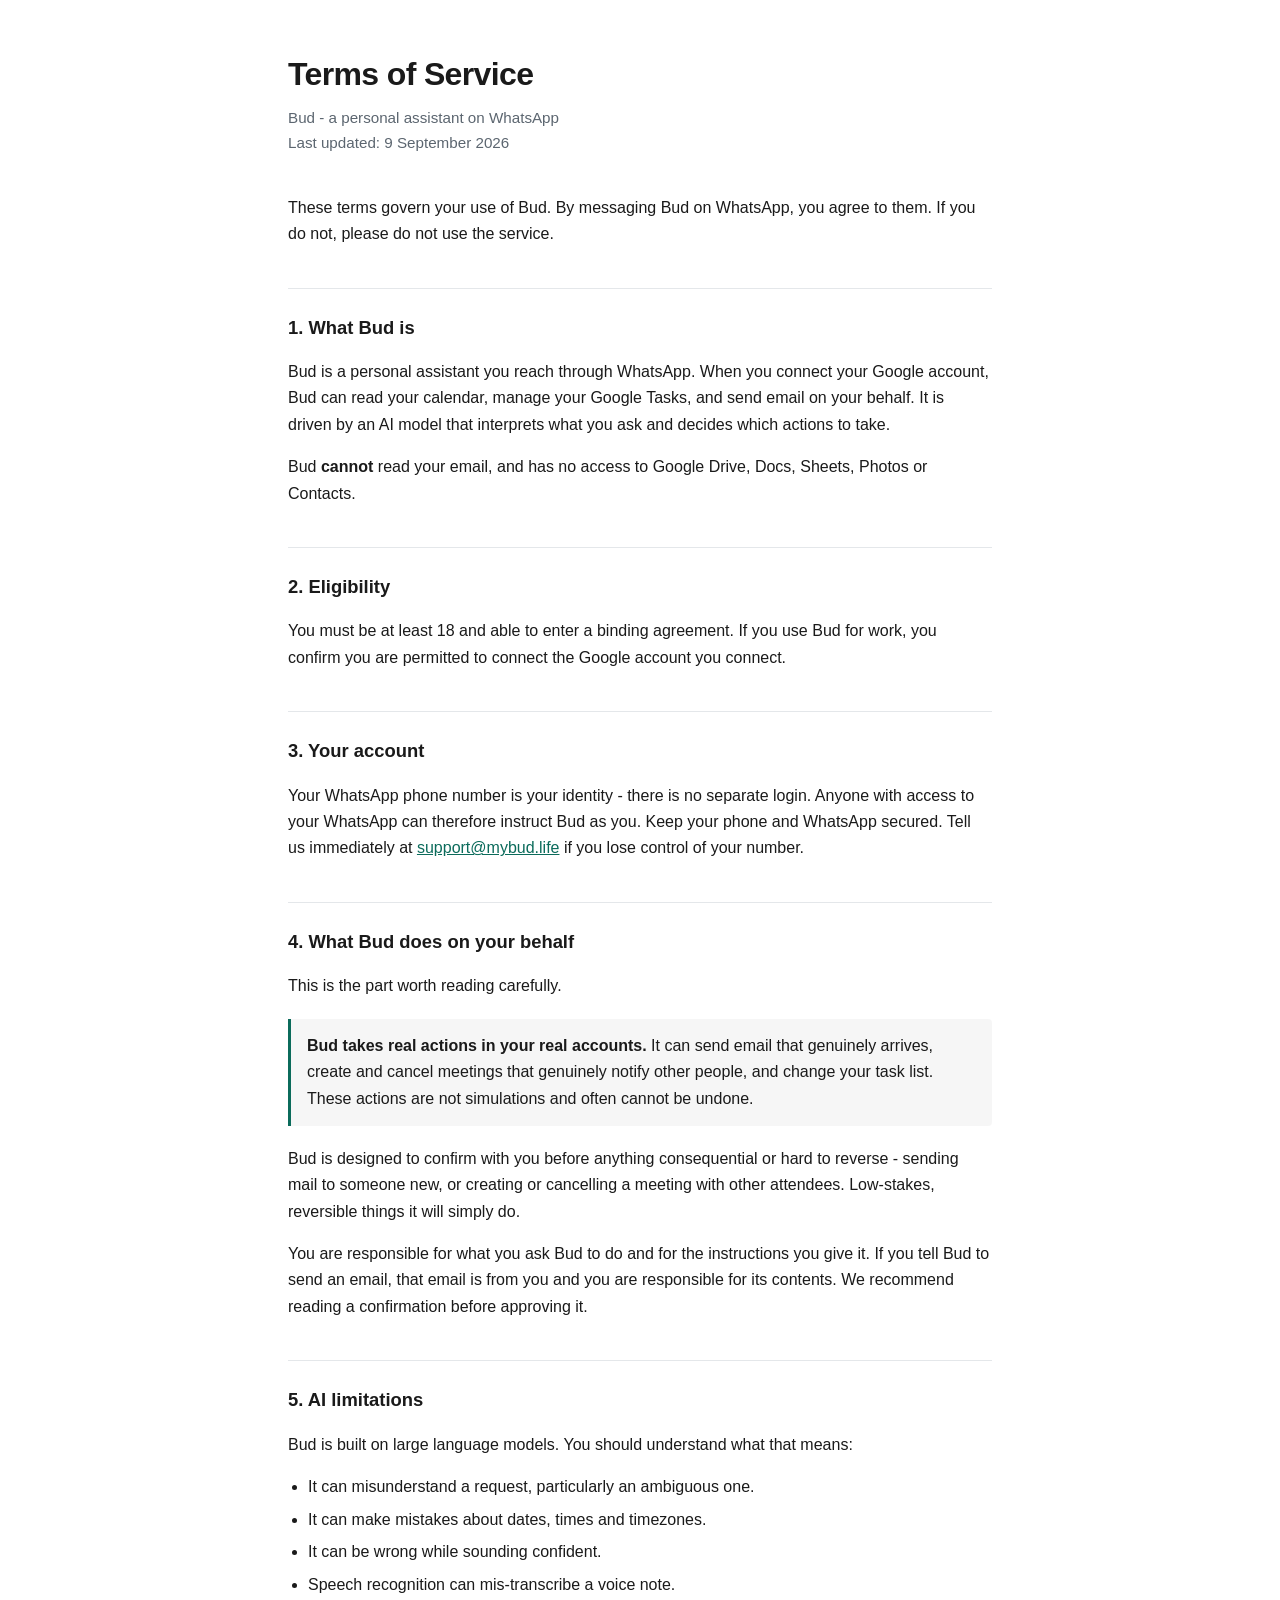
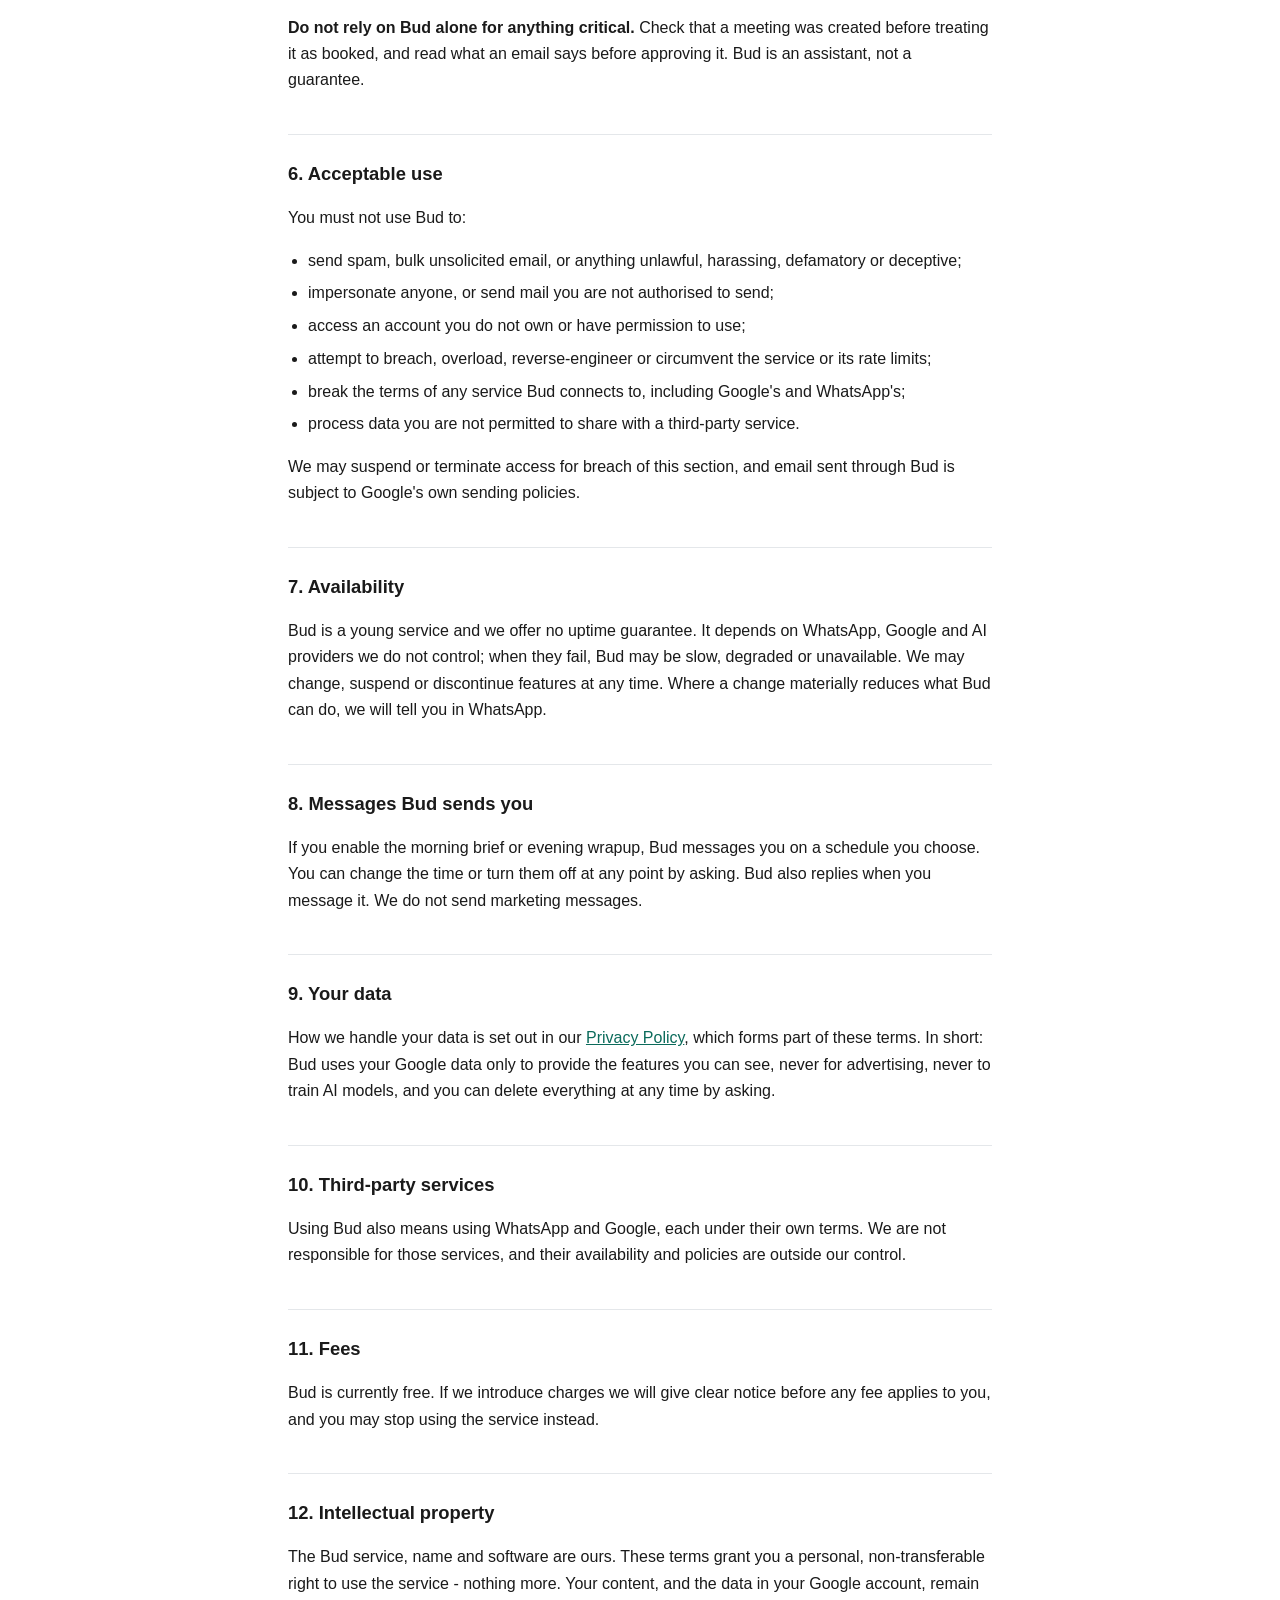
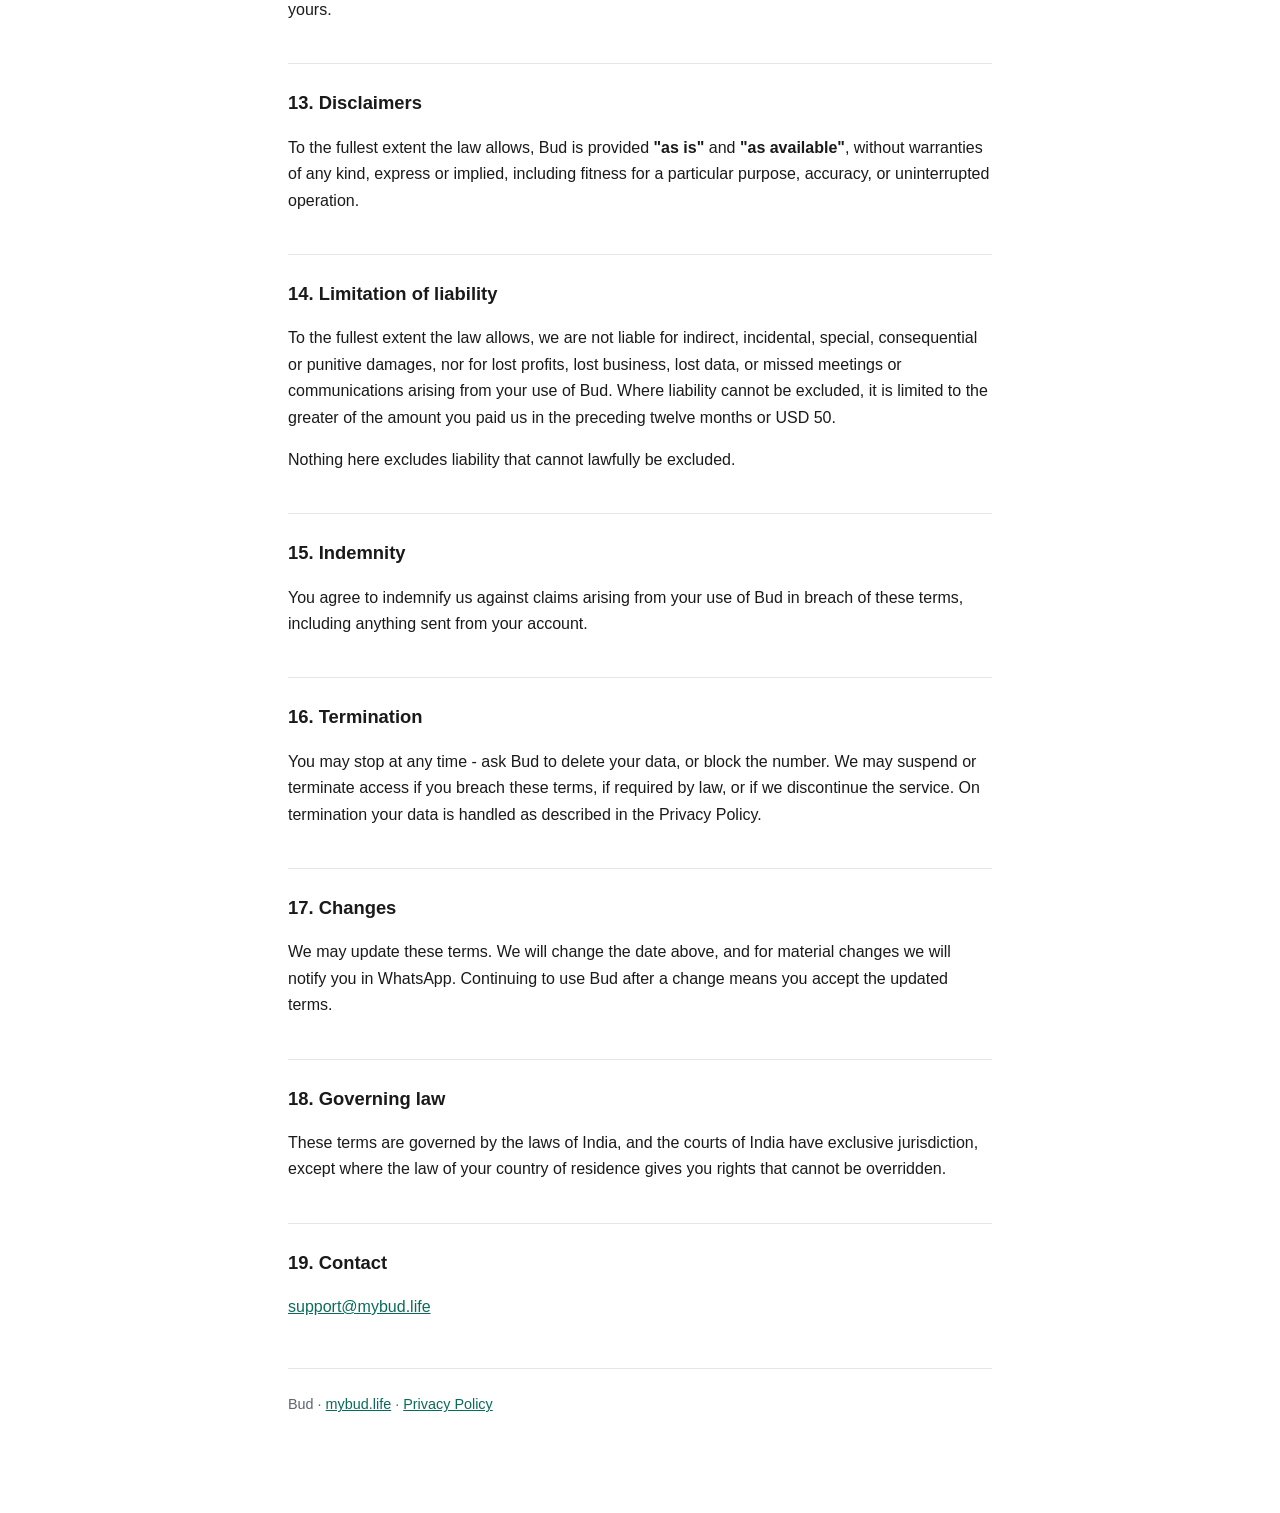
<file: terms.html>
<!doctype html>
<html lang="en">
<head>
<meta charset="utf-8">
<meta name="viewport" content="width=device-width,initial-scale=1">
<meta name="robots" content="index, follow">
<title>Terms of Service - Bud</title>
<style>
  :root{--fg:#1a1a1a;--muted:#5c6670;--line:#e4e7ea;--bg:#fff;--accent:#0b6b5b}
  @media (prefers-color-scheme:dark){
    :root{--fg:#e9edef;--muted:#9aa5ad;--line:#2a3138;--bg:#0f1418;--accent:#4fd1b8}
  }
  *{box-sizing:border-box}
  body{margin:0;background:var(--bg);color:var(--fg);
    font:16px/1.65 -apple-system,BlinkMacSystemFont,"Segoe UI",Roboto,sans-serif;
    padding:48px 20px 96px}
  main{max-width:44rem;margin:0 auto}
  h1{font-size:2rem;letter-spacing:-.02em;margin:0 0 .25rem}
  .sub{color:var(--muted);margin:0 0 2.5rem;font-size:.95rem}
  h2{font-size:1.15rem;margin:2.5rem 0 .75rem;padding-top:1.5rem;
    border-top:1px solid var(--line)}
  h3{font-size:1rem;margin:1.5rem 0 .5rem}
  p,li{color:var(--fg)}
  ul{padding-left:1.25rem}
  li{margin:.4rem 0}
  a{color:var(--accent)}
  code{background:rgba(127,127,127,.14);padding:.1em .35em;border-radius:3px;
    font-size:.9em}
  .callout{border-left:3px solid var(--accent);padding:.85rem 1rem;margin:1.25rem 0;
    background:rgba(127,127,127,.07);border-radius:0 4px 4px 0}
  .callout p{margin:0}
  table{width:100%;border-collapse:collapse;margin:1rem 0;font-size:.93rem;
    display:block;overflow-x:auto}
  th,td{text-align:left;padding:.6rem .5rem;border-bottom:1px solid var(--line);
    vertical-align:top}
  th{font-weight:600;color:var(--muted);font-size:.85rem;text-transform:uppercase;
    letter-spacing:.04em}
  footer{margin-top:3rem;padding-top:1.5rem;border-top:1px solid var(--line);
    color:var(--muted);font-size:.9rem}
</style>
</head>
<body>
<main>

<h1>Terms of Service</h1>
<p class="sub">Bud - a personal assistant on WhatsApp<br>Last updated: 9 September 2026</p>

<p>These terms govern your use of Bud. By messaging Bud on WhatsApp, you agree to
them. If you do not, please do not use the service.</p>

<h2>1. What Bud is</h2>
<p>Bud is a personal assistant you reach through WhatsApp. When you connect your
Google account, Bud can read your calendar, manage your Google Tasks, and send
email on your behalf. It is driven by an AI model that interprets what you ask
and decides which actions to take.</p>
<p>Bud <strong>cannot</strong> read your email, and has no access to Google Drive,
Docs, Sheets, Photos or Contacts.</p>

<h2>2. Eligibility</h2>
<p>You must be at least 18 and able to enter a binding agreement. If you use Bud
for work, you confirm you are permitted to connect the Google account you connect.</p>

<h2>3. Your account</h2>
<p>Your WhatsApp phone number is your identity - there is no separate login. Anyone
with access to your WhatsApp can therefore instruct Bud as you. Keep your phone
and WhatsApp secured. Tell us immediately at
<a href="mailto:support@mybud.life">support@mybud.life</a> if you lose control of
your number.</p>

<h2>4. What Bud does on your behalf</h2>
<p>This is the part worth reading carefully.</p>

<div class="callout">
<p><strong>Bud takes real actions in your real accounts.</strong> It can send email
that genuinely arrives, create and cancel meetings that genuinely notify other
people, and change your task list. These actions are not simulations and often
cannot be undone.</p>
</div>

<p>Bud is designed to confirm with you before anything consequential or hard to
reverse - sending mail to someone new, or creating or cancelling a meeting with
other attendees. Low-stakes, reversible things it will simply do.</p>

<p>You are responsible for what you ask Bud to do and for the instructions you
give it. If you tell Bud to send an email, that email is from you and you are
responsible for its contents. We recommend reading a confirmation before
approving it.</p>

<h2>5. AI limitations</h2>
<p>Bud is built on large language models. You should understand what that means:</p>
<ul>
  <li>It can misunderstand a request, particularly an ambiguous one.</li>
  <li>It can make mistakes about dates, times and timezones.</li>
  <li>It can be wrong while sounding confident.</li>
  <li>Speech recognition can mis-transcribe a voice note.</li>
</ul>
<p><strong>Do not rely on Bud alone for anything critical.</strong> Check that a
meeting was created before treating it as booked, and read what an email says
before approving it. Bud is an assistant, not a guarantee.</p>

<h2>6. Acceptable use</h2>
<p>You must not use Bud to:</p>
<ul>
  <li>send spam, bulk unsolicited email, or anything unlawful, harassing,
      defamatory or deceptive;</li>
  <li>impersonate anyone, or send mail you are not authorised to send;</li>
  <li>access an account you do not own or have permission to use;</li>
  <li>attempt to breach, overload, reverse-engineer or circumvent the service or
      its rate limits;</li>
  <li>break the terms of any service Bud connects to, including Google's and
      WhatsApp's;</li>
  <li>process data you are not permitted to share with a third-party service.</li>
</ul>
<p>We may suspend or terminate access for breach of this section, and email sent
through Bud is subject to Google's own sending policies.</p>

<h2>7. Availability</h2>
<p>Bud is a young service and we offer no uptime guarantee. It depends on
WhatsApp, Google and AI providers we do not control; when they fail, Bud may be
slow, degraded or unavailable. We may change, suspend or discontinue features at
any time. Where a change materially reduces what Bud can do, we will tell you in
WhatsApp.</p>

<h2>8. Messages Bud sends you</h2>
<p>If you enable the morning brief or evening wrapup, Bud messages you on a
schedule you choose. You can change the time or turn them off at any point by
asking. Bud also replies when you message it. We do not send marketing messages.</p>

<h2>9. Your data</h2>
<p>How we handle your data is set out in our
<a href="/privacy">Privacy Policy</a>, which forms part of these terms. In short:
Bud uses your Google data only to provide the features you can see, never for
advertising, never to train AI models, and you can delete everything at any time
by asking.</p>

<h2>10. Third-party services</h2>
<p>Using Bud also means using WhatsApp and Google, each under their own terms.
We are not responsible for those services, and their availability and policies
are outside our control.</p>

<h2>11. Fees</h2>
<p>Bud is currently free. If we introduce charges we will give clear notice before
any fee applies to you, and you may stop using the service instead.</p>

<h2>12. Intellectual property</h2>
<p>The Bud service, name and software are ours. These terms grant you a personal,
non-transferable right to use the service - nothing more. Your content, and the
data in your Google account, remain yours.</p>

<h2>13. Disclaimers</h2>
<p>To the fullest extent the law allows, Bud is provided <strong>"as is"</strong>
and <strong>"as available"</strong>, without warranties of any kind, express or
implied, including fitness for a particular purpose, accuracy, or uninterrupted
operation.</p>

<h2>14. Limitation of liability</h2>
<p>To the fullest extent the law allows, we are not liable for indirect,
incidental, special, consequential or punitive damages, nor for lost profits,
lost business, lost data, or missed meetings or communications arising from your
use of Bud. Where liability cannot be excluded, it is limited to the greater of
the amount you paid us in the preceding twelve months or USD 50.</p>
<p>Nothing here excludes liability that cannot lawfully be excluded.</p>

<h2>15. Indemnity</h2>
<p>You agree to indemnify us against claims arising from your use of Bud in breach
of these terms, including anything sent from your account.</p>

<h2>16. Termination</h2>
<p>You may stop at any time - ask Bud to delete your data, or block the number.
We may suspend or terminate access if you breach these terms, if required by law,
or if we discontinue the service. On termination your data is handled as described
in the Privacy Policy.</p>

<h2>17. Changes</h2>
<p>We may update these terms. We will change the date above, and for material
changes we will notify you in WhatsApp. Continuing to use Bud after a change means
you accept the updated terms.</p>

<h2>18. Governing law</h2>
<p>These terms are governed by the laws of India, and the courts of India have
exclusive jurisdiction, except where the law of your country of residence gives you
rights that cannot be overridden.</p>

<h2>19. Contact</h2>
<p><a href="mailto:support@mybud.life">support@mybud.life</a></p>

<footer>
Bud · <a href="/">mybud.life</a> · <a href="/privacy">Privacy Policy</a>
</footer>

</main>
</body>
</html>
</file>
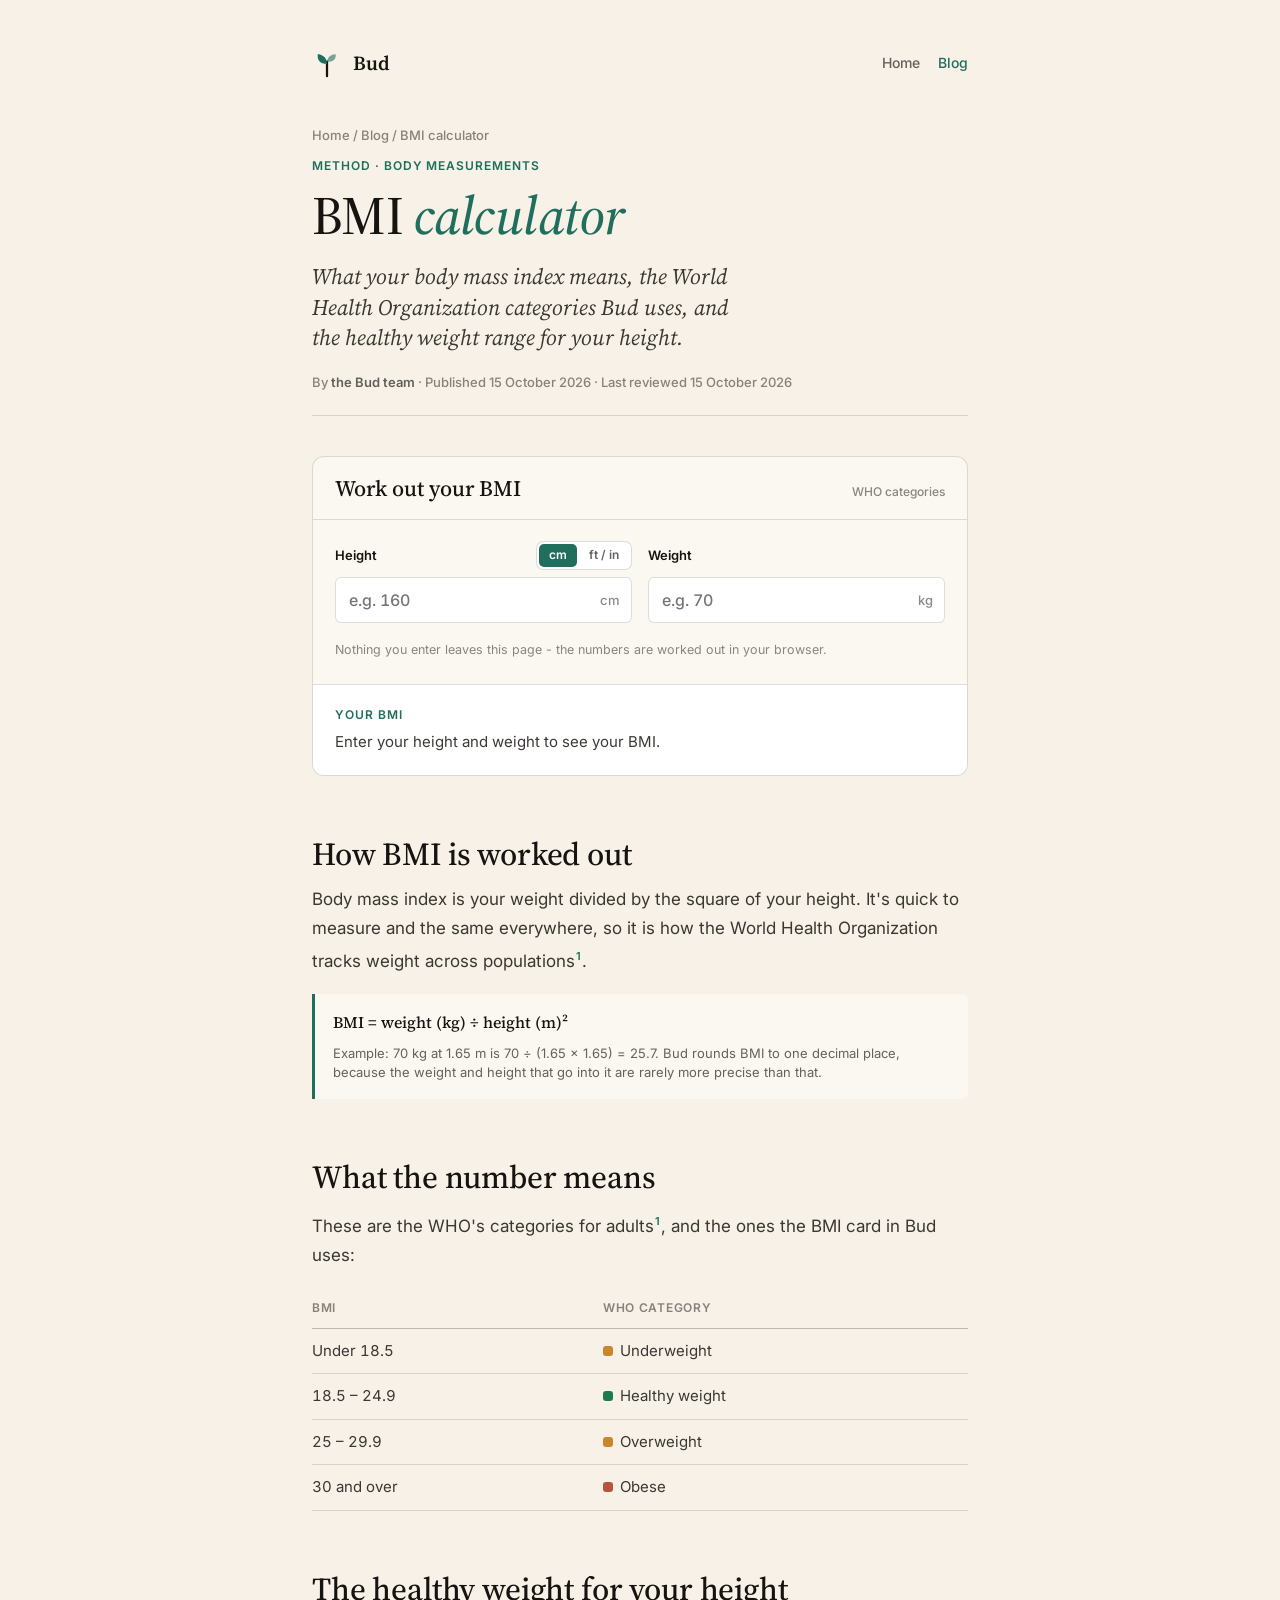
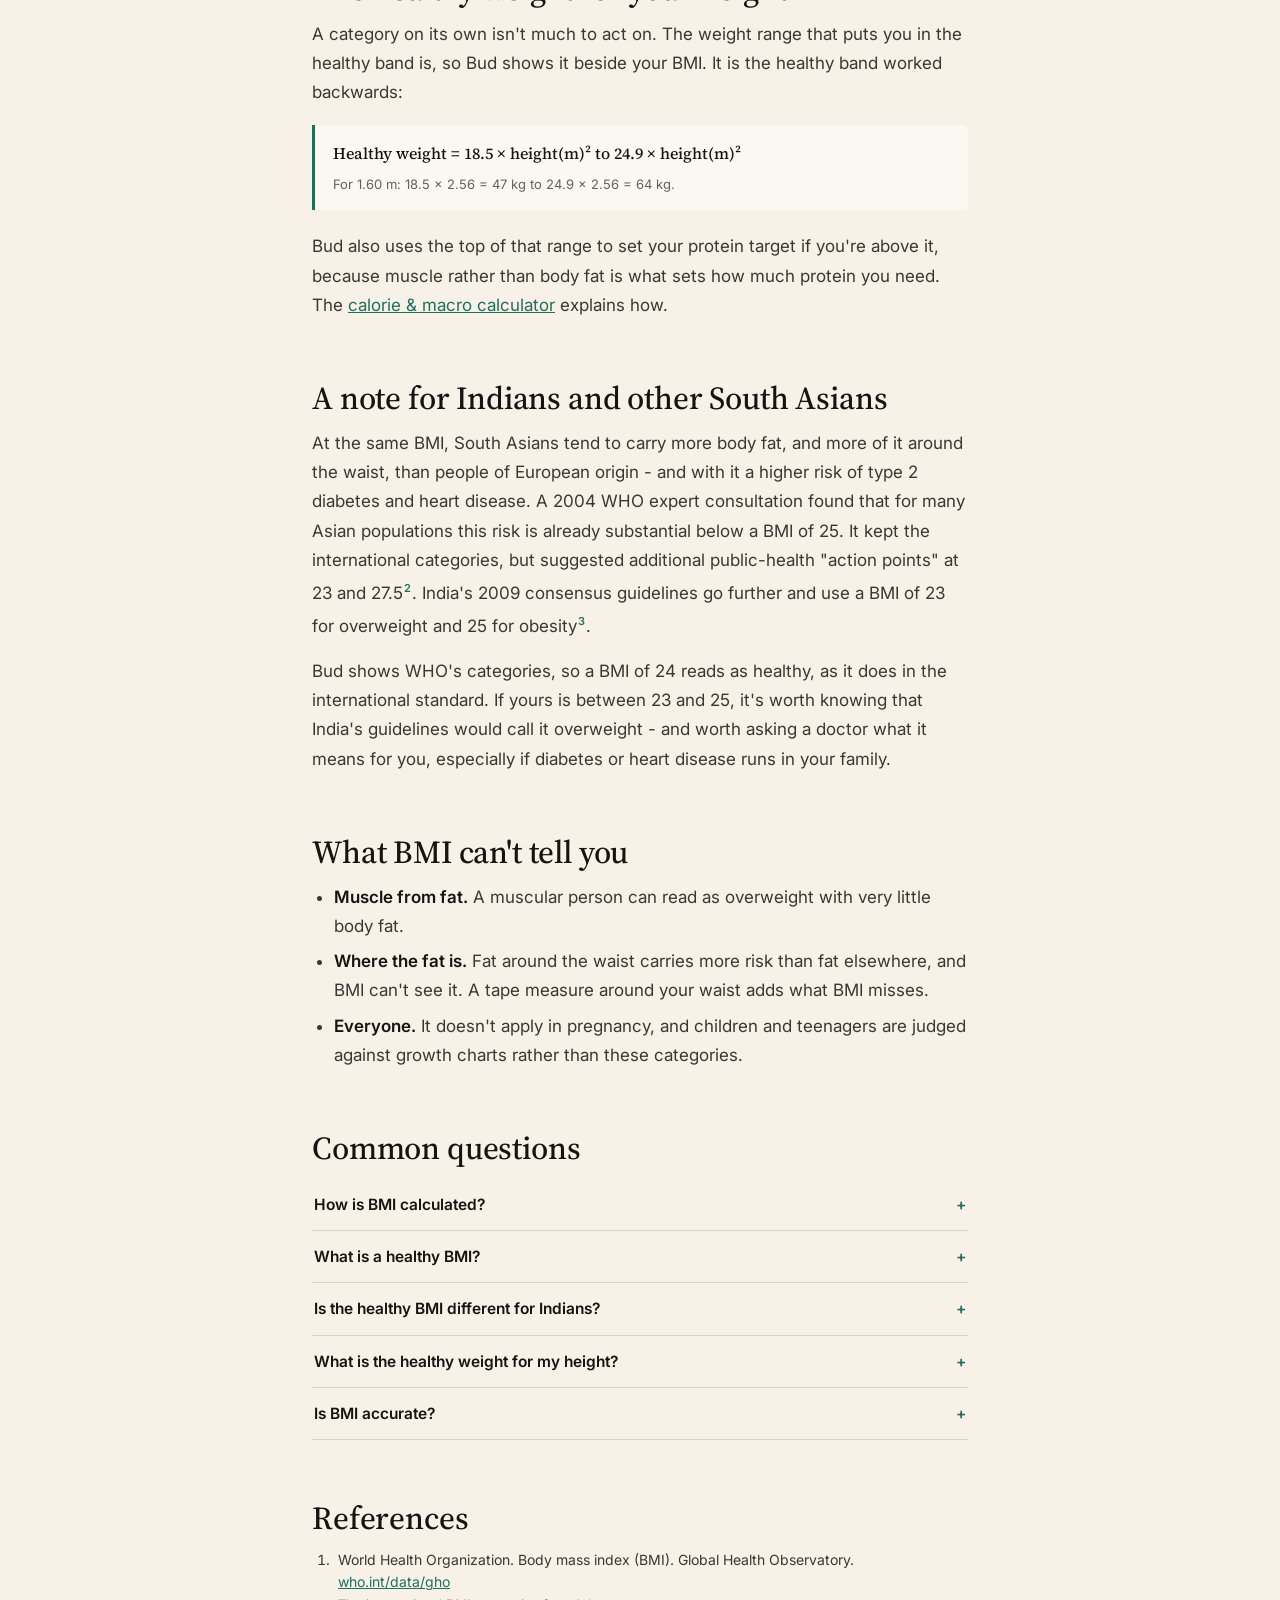
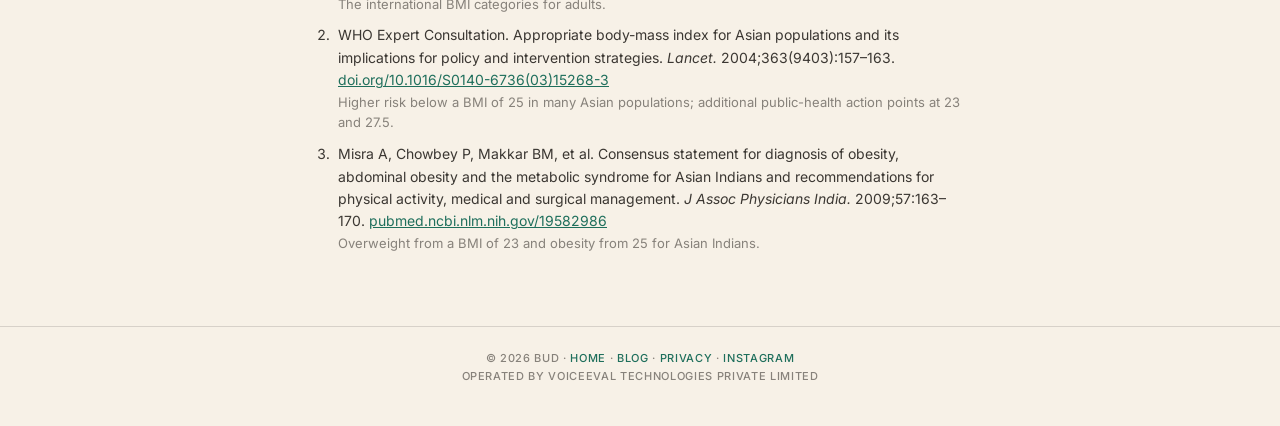
<file: blog/bmi-calculator.html>
<!DOCTYPE html>
<html lang="en">
<head>
<meta charset="UTF-8">
<meta name="viewport" content="width=device-width, initial-scale=1">
<meta name="robots" content="index, follow, max-image-preview:large">
<title>BMI Calculator: WHO Categories &amp; Healthy Weight for Your Height - Bud</title>
<meta name="description" content="Work out your body mass index, see where it falls in the WHO categories, and find the healthy weight range for your height. How BMI is calculated, what it can't tell you, and the lower cut-offs suggested for Indians.">
<link rel="canonical" href="https://mybud.life/blog/bmi-calculator">
<meta property="og:title" content="BMI calculator - WHO categories and the healthy weight for your height">
<meta property="og:description" content="How BMI is worked out, what the WHO categories mean, the lower cut-offs suggested for Indians, and a calculator.">
<meta property="og:url" content="https://mybud.life/blog/bmi-calculator">
<meta property="og:site_name" content="Bud">
<meta property="og:type" content="article">
<meta property="og:locale" content="en_IN">
<meta property="article:published_time" content="2026-10-15">
<meta property="article:modified_time" content="2026-10-15">
<meta name="twitter:card" content="summary">
<meta name="twitter:title" content="BMI calculator - WHO categories and the healthy weight for your height">
<meta name="twitter:description" content="How BMI is worked out, what the WHO categories mean, and the lower cut-offs suggested for Indians.">
<meta name="theme-color" content="#f7f1e7">
<link rel="icon" href="/favicon.svg" type="image/svg+xml">
<link rel="apple-touch-icon" href="/favicon.svg">
<link rel="preconnect" href="https://fonts.googleapis.com">
<link rel="preconnect" href="https://fonts.gstatic.com" crossorigin>
<link href="https://fonts.googleapis.com/css2?family=Source+Serif+4:ital,opsz,wght@0,8..60,300..700;1,8..60,300..700&family=Inter:wght@400;500;600;700&display=swap" rel="stylesheet">
<link rel="stylesheet" href="/blog/blog.css">
<script type="application/ld+json">
{
  "@context": "https://schema.org",
  "@graph": [
    {
      "@type": "Article",
      "@id": "https://mybud.life/blog/bmi-calculator#article",
      "headline": "BMI calculator: WHO categories and the healthy weight for your height",
      "description": "How body mass index is calculated, the World Health Organization's categories, the healthy weight range for a given height, and the lower BMI cut-offs suggested for South Asians.",
      "datePublished": "2026-10-15",
      "dateModified": "2026-10-15",
      "inLanguage": "en-IN",
      "mainEntityOfPage": "https://mybud.life/blog/bmi-calculator",
      "author": { "@type": "Organization", "name": "Bud", "url": "https://mybud.life/" },
      "publisher": {
        "@type": "Organization",
        "name": "Bud",
        "url": "https://mybud.life/",
        "logo": { "@type": "ImageObject", "url": "https://mybud.life/favicon.svg" }
      },
      "about": ["Body mass index", "Healthy weight", "Obesity"],
      "citation": [
        { "@type": "CreativeWork", "name": "WHO. Body mass index (BMI). Global Health Observatory", "url": "https://www.who.int/data/gho/data/themes/topics/topic-details/GHO/body-mass-index" },
        { "@type": "ScholarlyArticle", "name": "WHO Expert Consultation. Appropriate body-mass index for Asian populations and its implications for policy and intervention strategies. Lancet 2004", "url": "https://doi.org/10.1016/S0140-6736(03)15268-3" },
        { "@type": "ScholarlyArticle", "name": "Misra A, et al. Consensus statement for diagnosis of obesity, abdominal obesity and the metabolic syndrome for Asian Indians. J Assoc Physicians India 2009", "url": "https://pubmed.ncbi.nlm.nih.gov/19582986/" }
      ]
    },
    {
      "@type": "WebApplication",
      "name": "Bud BMI calculator",
      "url": "https://mybud.life/blog/bmi-calculator",
      "applicationCategory": "HealthApplication",
      "operatingSystem": "Any",
      "isAccessibleForFree": true,
      "description": "Works out body mass index from height and weight, its WHO category, and the healthy weight range for that height."
    },
    {
      "@type": "BreadcrumbList",
      "itemListElement": [
        { "@type": "ListItem", "position": 1, "name": "Home", "item": "https://mybud.life/" },
        { "@type": "ListItem", "position": 2, "name": "Blog", "item": "https://mybud.life/blog/" },
        { "@type": "ListItem", "position": 3, "name": "BMI calculator", "item": "https://mybud.life/blog/bmi-calculator" }
      ]
    },
    {
      "@type": "FAQPage",
      "mainEntity": [
        {
          "@type": "Question",
          "name": "How is BMI calculated?",
          "acceptedAnswer": { "@type": "Answer", "text": "Divide your weight in kilograms by your height in metres squared. For example, 70 kg at 1.65 m is 70 ÷ (1.65 × 1.65) = 25.7." }
        },
        {
          "@type": "Question",
          "name": "What is a healthy BMI?",
          "acceptedAnswer": { "@type": "Answer", "text": "The World Health Organization classes a BMI of 18.5 to 24.9 as healthy, under 18.5 as underweight, 25 to 29.9 as overweight and 30 or more as obese." }
        },
        {
          "@type": "Question",
          "name": "Is the healthy BMI different for Indians?",
          "acceptedAnswer": { "@type": "Answer", "text": "Some guidelines say yes. A 2004 WHO expert consultation found that many Asian populations face higher risk of type 2 diabetes and heart disease below a BMI of 25 and suggested additional public-health action points at 23 and 27.5, while keeping the international categories. India's 2009 consensus guidelines use 23 for overweight and 25 for obesity. Bud shows the WHO categories, so its numbers match the international standard." }
        },
        {
          "@type": "Question",
          "name": "What is the healthy weight for my height?",
          "acceptedAnswer": { "@type": "Answer", "text": "Multiply your height in metres squared by 18.5 and by 24.9. For someone 1.60 m tall that is about 47 to 64 kg." }
        },
        {
          "@type": "Question",
          "name": "Is BMI accurate?",
          "acceptedAnswer": { "@type": "Answer", "text": "BMI is a quick screening measure, not a diagnosis. It can't tell muscle from fat or show where fat is stored, so a muscular person can read as overweight. Waist size adds useful information, and it doesn't apply in pregnancy or to children." }
        }
      ]
    }
  ]
}
</script>
</head>
<body>
<div class="wrap">
  <header class="top">
    <a class="home" href="/" aria-label="Bud home">
      <svg class="mark" viewBox="0 0 32 32" fill="none" xmlns="http://www.w3.org/2000/svg" aria-hidden="true">
        <path d="M16 30V14.5" stroke="#171310" stroke-width="2.4" stroke-linecap="round"/>
        <path d="M16 17c0-5.6-3.4-9.7-9.8-10.6C5.3 13 8.5 17 16 17Z" fill="#1f6f5c"/>
        <path d="M16 14.6c.6-4.7 3.8-8 9.4-8C25.4 13 22.1 14.6 16 14.6Z" fill="#1f6f5c" fill-opacity="0.6"/>
      </svg>
      <span class="brand">Bud</span>
    </a>
    <nav aria-label="Site">
      <a href="/">Home</a>
      <a href="/blog" aria-current="page">Blog</a>
    </nav>
  </header>

  <main>
    <article>
      <p class="crumbs"><a href="/">Home</a> / <a href="/blog">Blog</a> / BMI calculator</p>
      <p class="kicker">Method · Body measurements</p>
      <h1>BMI <em>calculator</em></h1>
      <p class="dek">What your body mass index means, the World Health Organization categories Bud uses, and the healthy weight range for your height.</p>
      <p class="byline">By <b>the Bud team</b> · Published 15 October 2026 · Last reviewed 15 October 2026</p>

      <section class="calc" aria-labelledby="calc-title">
        <div class="calc-head">
          <h2 id="calc-title">Work out your BMI</h2>
          <span>WHO categories</span>
        </div>
        <form id="bmi-form" novalidate>
          <div class="fieldrow">
            <div class="field">
              <div class="label-row">
                <label for="cm">Height</label>
                <div class="seg mini" role="radiogroup" aria-label="Height unit">
                  <label><input type="radio" name="hunit" value="cm" checked><span>cm</span></label>
                  <label><input type="radio" name="hunit" value="ft"><span>ft / in</span></label>
                </div>
              </div>
              <div data-unit="cm" class="unit-in">
                <input id="cm" name="cm" type="number" inputmode="decimal" min="120" max="230" step="0.5" placeholder="e.g. 160" autocomplete="off"><i>cm</i>
              </div>
              <div data-unit="ft" class="pair" hidden>
                <div class="unit-in"><input name="ft" type="number" inputmode="numeric" min="4" max="7" step="1" placeholder="5" aria-label="Feet" autocomplete="off"><i>ft</i></div>
                <div class="unit-in"><input name="inch" type="number" inputmode="numeric" min="0" max="11" step="1" placeholder="4" aria-label="Inches" autocomplete="off"><i>in</i></div>
              </div>
            </div>
            <div class="field">
              <div class="label-row"><label for="weight">Weight</label></div>
              <div class="unit-in">
                <input id="weight" name="weight" type="number" inputmode="decimal" min="25" max="300" step="0.1" placeholder="e.g. 70" autocomplete="off"><i>kg</i>
              </div>
            </div>
          </div>
          <p class="form-note">Nothing you enter leaves this page - the numbers are worked out in your browser.</p>
        </form>

        <div class="result" id="bmi-empty" aria-hidden="true">
          <p class="label">Your BMI</p>
          <p class="bmi-line" style="margin:0">Enter your height and weight to see your BMI.</p>
        </div>
        <div class="result" id="bmi-result" aria-live="polite" hidden>
          <p class="label">Your BMI</p>
          <div class="headline"><strong id="bmi-value">0</strong><span id="bmi-band" style="font-weight:700;text-transform:uppercase;letter-spacing:0.04em">-</span></div>
          <div class="scale" aria-hidden="true">
            <div class="track">
              <i style="width:17.5%;background:var(--caution)"></i>
              <i style="width:32.5%;background:var(--healthy)"></i>
              <i style="width:25%;background:var(--caution)"></i>
              <i style="width:25%;background:var(--warn)"></i>
            </div>
            <div class="marker" id="bmi-marker" style="left:0"></div>
            <div class="ticks"><span style="left:17.5%">18.5</span><span style="left:50%">25</span><span style="left:75%">30</span></div>
          </div>
          <p class="bmi-line" id="bmi-range"></p>
          <p class="bmi-line">Want your daily calories and protein for your weight and goal? <a href="/blog/calorie-calculator">Use the calorie &amp; macro calculator</a>.</p>
          <a class="cta" href="https://wa.me/+15672352765?text=Hi%20bud%2C%20lets%20get%20started%21">
            <svg viewBox="0 0 20 20" fill="currentColor" xmlns="http://www.w3.org/2000/svg" aria-hidden="true"><rect x="2" y="3" width="16" height="11" rx="5.5"/><path d="M6 14 L5 17.5 L9.5 14.5 Z"/></svg>
            Chat with Bud on WhatsApp
          </a>
          <p class="cta-hint">Bud works out your BMI and daily targets in a few messages. No app to install.</p>
          <p class="disclaimer">BMI is a screening measure, not a diagnosis. It doesn't apply in pregnancy or to children, and a doctor or dietitian can tell you what yours means for you.</p>
        </div>
      </section>

      <div class="prose">
        <h2>How BMI is worked out</h2>
        <p>Body mass index is your weight divided by the square of your height. It's quick to measure and the same everywhere, so it is how the World Health Organization tracks weight across populations<sup><a href="#ref-1">1</a></sup>.</p>
        <div class="formula">
          <span class="eq">BMI = weight (kg) ÷ height (m)²</span>
          <small>Example: 70 kg at 1.65 m is 70 ÷ (1.65 × 1.65) = 25.7. Bud rounds BMI to one decimal place, because the weight and height that go into it are rarely more precise than that.</small>
        </div>

        <h2>What the number means</h2>
        <p>These are the WHO's categories for adults<sup><a href="#ref-1">1</a></sup>, and the ones the BMI card in Bud uses:</p>
        <div class="table-wrap">
          <table>
            <thead><tr><th>BMI</th><th>WHO category</th></tr></thead>
            <tbody>
              <tr><td class="num" style="text-align:left">Under 18.5</td><td><span class="swatch" style="background:var(--caution)"></span>Underweight</td></tr>
              <tr><td class="num" style="text-align:left">18.5 – 24.9</td><td><span class="swatch" style="background:var(--healthy)"></span>Healthy weight</td></tr>
              <tr><td class="num" style="text-align:left">25 – 29.9</td><td><span class="swatch" style="background:var(--caution)"></span>Overweight</td></tr>
              <tr><td class="num" style="text-align:left">30 and over</td><td><span class="swatch" style="background:var(--warn)"></span>Obese</td></tr>
            </tbody>
          </table>
        </div>

        <h2>The healthy weight for your height</h2>
        <p>A category on its own isn't much to act on. The weight range that puts you in the healthy band is, so Bud shows it beside your BMI. It is the healthy band worked backwards:</p>
        <div class="formula">
          <span class="eq">Healthy weight = 18.5 × height(m)² to 24.9 × height(m)²</span>
          <small>For 1.60 m: 18.5 × 2.56 = 47 kg to 24.9 × 2.56 = 64 kg.</small>
        </div>
        <p>Bud also uses the top of that range to set your protein target if you're above it, because muscle rather than body fat is what sets how much protein you need. The <a href="/blog/calorie-calculator">calorie &amp; macro calculator</a> explains how.</p>

        <h2>A note for Indians and other South Asians</h2>
        <p>At the same BMI, South Asians tend to carry more body fat, and more of it around the waist, than people of European origin - and with it a higher risk of type 2 diabetes and heart disease. A 2004 WHO expert consultation found that for many Asian populations this risk is already substantial below a BMI of 25. It kept the international categories, but suggested additional public-health "action points" at 23 and 27.5<sup><a href="#ref-2">2</a></sup>. India's 2009 consensus guidelines go further and use a BMI of 23 for overweight and 25 for obesity<sup><a href="#ref-3">3</a></sup>.</p>
        <p>Bud shows WHO's categories, so a BMI of 24 reads as healthy, as it does in the international standard. If yours is between 23 and 25, it's worth knowing that India's guidelines would call it overweight - and worth asking a doctor what it means for you, especially if diabetes or heart disease runs in your family.</p>

        <h2>What BMI can't tell you</h2>
        <ul>
          <li><strong>Muscle from fat.</strong> A muscular person can read as overweight with very little body fat.</li>
          <li><strong>Where the fat is.</strong> Fat around the waist carries more risk than fat elsewhere, and BMI can't see it. A tape measure around your waist adds what BMI misses.</li>
          <li><strong>Everyone.</strong> It doesn't apply in pregnancy, and children and teenagers are judged against growth charts rather than these categories.</li>
        </ul>

        <h2>Common questions</h2>
        <div class="faq">
          <details>
            <summary>How is BMI calculated?</summary>
            <p>Divide your weight in kilograms by your height in metres squared. For example, 70 kg at 1.65 m is 70 ÷ (1.65 × 1.65) = 25.7.</p>
          </details>
          <details>
            <summary>What is a healthy BMI?</summary>
            <p>The World Health Organization classes a BMI of 18.5 to 24.9 as healthy, under 18.5 as underweight, 25 to 29.9 as overweight and 30 or more as obese<sup><a href="#ref-1">1</a></sup>.</p>
          </details>
          <details>
            <summary>Is the healthy BMI different for Indians?</summary>
            <p>Some guidelines say yes. A 2004 WHO expert consultation suggested additional action points at 23 and 27.5 for many Asian populations while keeping the international categories<sup><a href="#ref-2">2</a></sup>, and India's 2009 consensus guidelines use 23 for overweight and 25 for obesity<sup><a href="#ref-3">3</a></sup>. Bud shows the WHO categories, so its numbers match the international standard.</p>
          </details>
          <details>
            <summary>What is the healthy weight for my height?</summary>
            <p>Multiply your height in metres squared by 18.5 and by 24.9. For someone 1.60 m tall that is about 47 to 64 kg - the calculator above works it out for you.</p>
          </details>
          <details>
            <summary>Is BMI accurate?</summary>
            <p>It's a quick screening measure, not a diagnosis. It can't tell muscle from fat or show where fat is stored, so a muscular person can read as overweight. Waist size adds useful information, and BMI doesn't apply in pregnancy or to children.</p>
          </details>
        </div>

        <h2 id="references">References</h2>
        <ol class="refs">
          <li id="ref-1">World Health Organization. Body mass index (BMI). Global Health Observatory. <a href="https://www.who.int/data/gho/data/themes/topics/topic-details/GHO/body-mass-index" rel="noopener">who.int/data/gho</a><span class="what">The international BMI categories for adults.</span></li>
          <li id="ref-2">WHO Expert Consultation. Appropriate body-mass index for Asian populations and its implications for policy and intervention strategies. <em>Lancet.</em> 2004;363(9403):157–163. <a href="https://doi.org/10.1016/S0140-6736(03)15268-3" rel="noopener">doi.org/10.1016/S0140-6736(03)15268-3</a><span class="what">Higher risk below a BMI of 25 in many Asian populations; additional public-health action points at 23 and 27.5.</span></li>
          <li id="ref-3">Misra A, Chowbey P, Makkar BM, et al. Consensus statement for diagnosis of obesity, abdominal obesity and the metabolic syndrome for Asian Indians and recommendations for physical activity, medical and surgical management. <em>J Assoc Physicians India.</em> 2009;57:163–170. <a href="https://pubmed.ncbi.nlm.nih.gov/19582986/" rel="noopener">pubmed.ncbi.nlm.nih.gov/19582986</a><span class="what">Overweight from a BMI of 23 and obesity from 25 for Asian Indians.</span></li>
        </ol>
      </div>
    </article>
  </main>
</div>

<footer>
  <div>© 2026 Bud · <a href="/">Home</a> · <a href="/blog">Blog</a> · <a href="/privacy">Privacy</a> · <a href="https://www.instagram.com/mybud.life/">Instagram</a></div>
  <div>Operated by VoiceEval Technologies Private Limited</div>
</footer>

<script type="application/json" id="bud-method">{"id":"icmr-nin-2020","bmr_equations":{"male":[[18,17.686,658.2],[30,15.057,692.2],[60,11.472,873.1],[200,11.711,587.7]],"female":[[18,13.384,692.6],[30,14.818,486.6],[60,8.126,845.6],[200,9.082,658.5]]},"indian_bmr_factor":{"male":0.9,"female":0.91},"adult_age":18,"pal":{"sedentary":1.4,"light":1.45,"moderate":1.5,"heavy":1.6},"deficit_kcal":500,"surplus_share":0.1,"diabetes_loss_bmi":25.0,"no_deficit_below_bmi":18.5,"protein_g_per_kg":{"general":1.0,"weight-loss":1.2,"diabetes":1.0,"muscle":1.6,"glp1":1.4},"training_protein":{"levels":["heavy"],"g_per_kg":1.6},"protein_reference_bmi":24.9,"fat_share":0.25,"fibre_g":25,"min_kcal":{"female":1200,"male":1500},"glp1_min_kcal":{"female":1200,"male":1800},"kcal_per_g":{"protein":4,"carbs":4,"fat":9},"lead_order":["glp1","weight-loss","diabetes","muscle","general"],"bmi_bands":[[18.5,"underweight"],[25.0,"healthy"],[30.0,"overweight"],[null,"obese"]]}</script>
<script src="/blog/calc.js" defer></script>
</body>
</html>
</file>
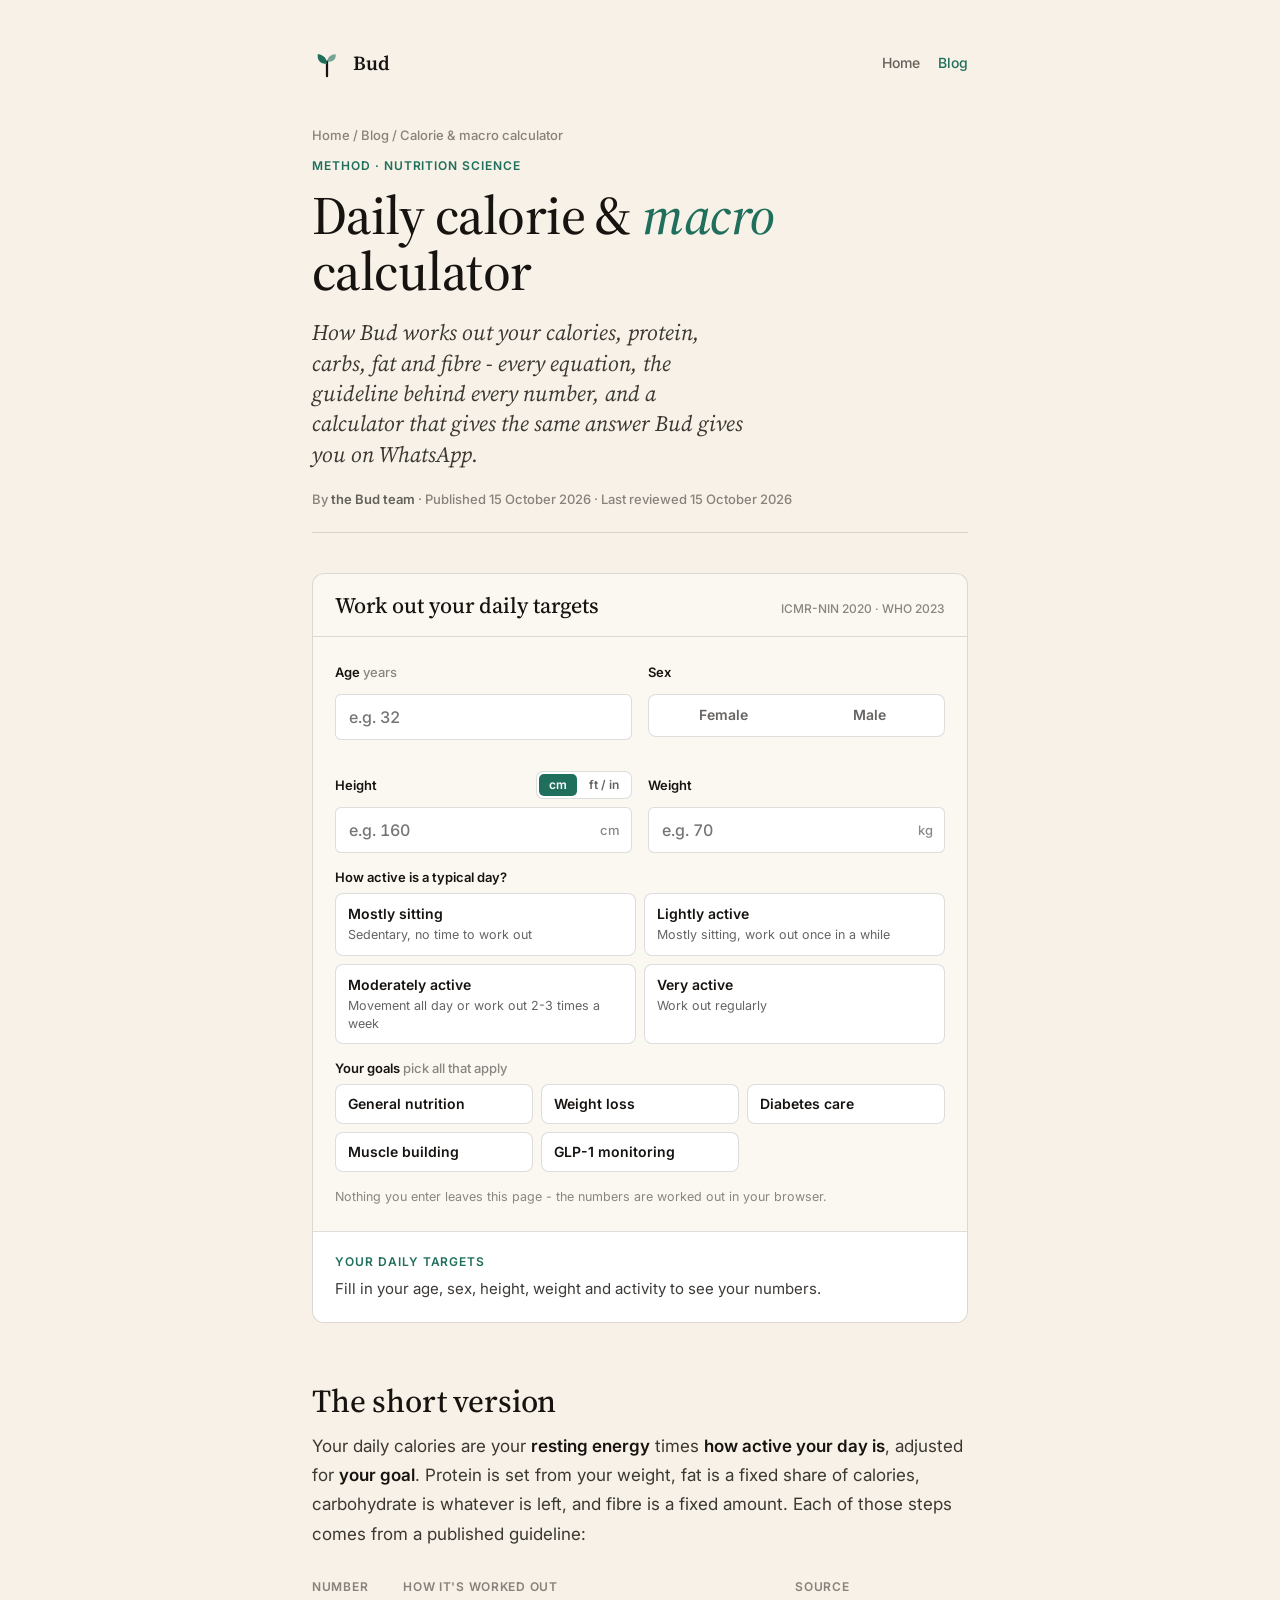
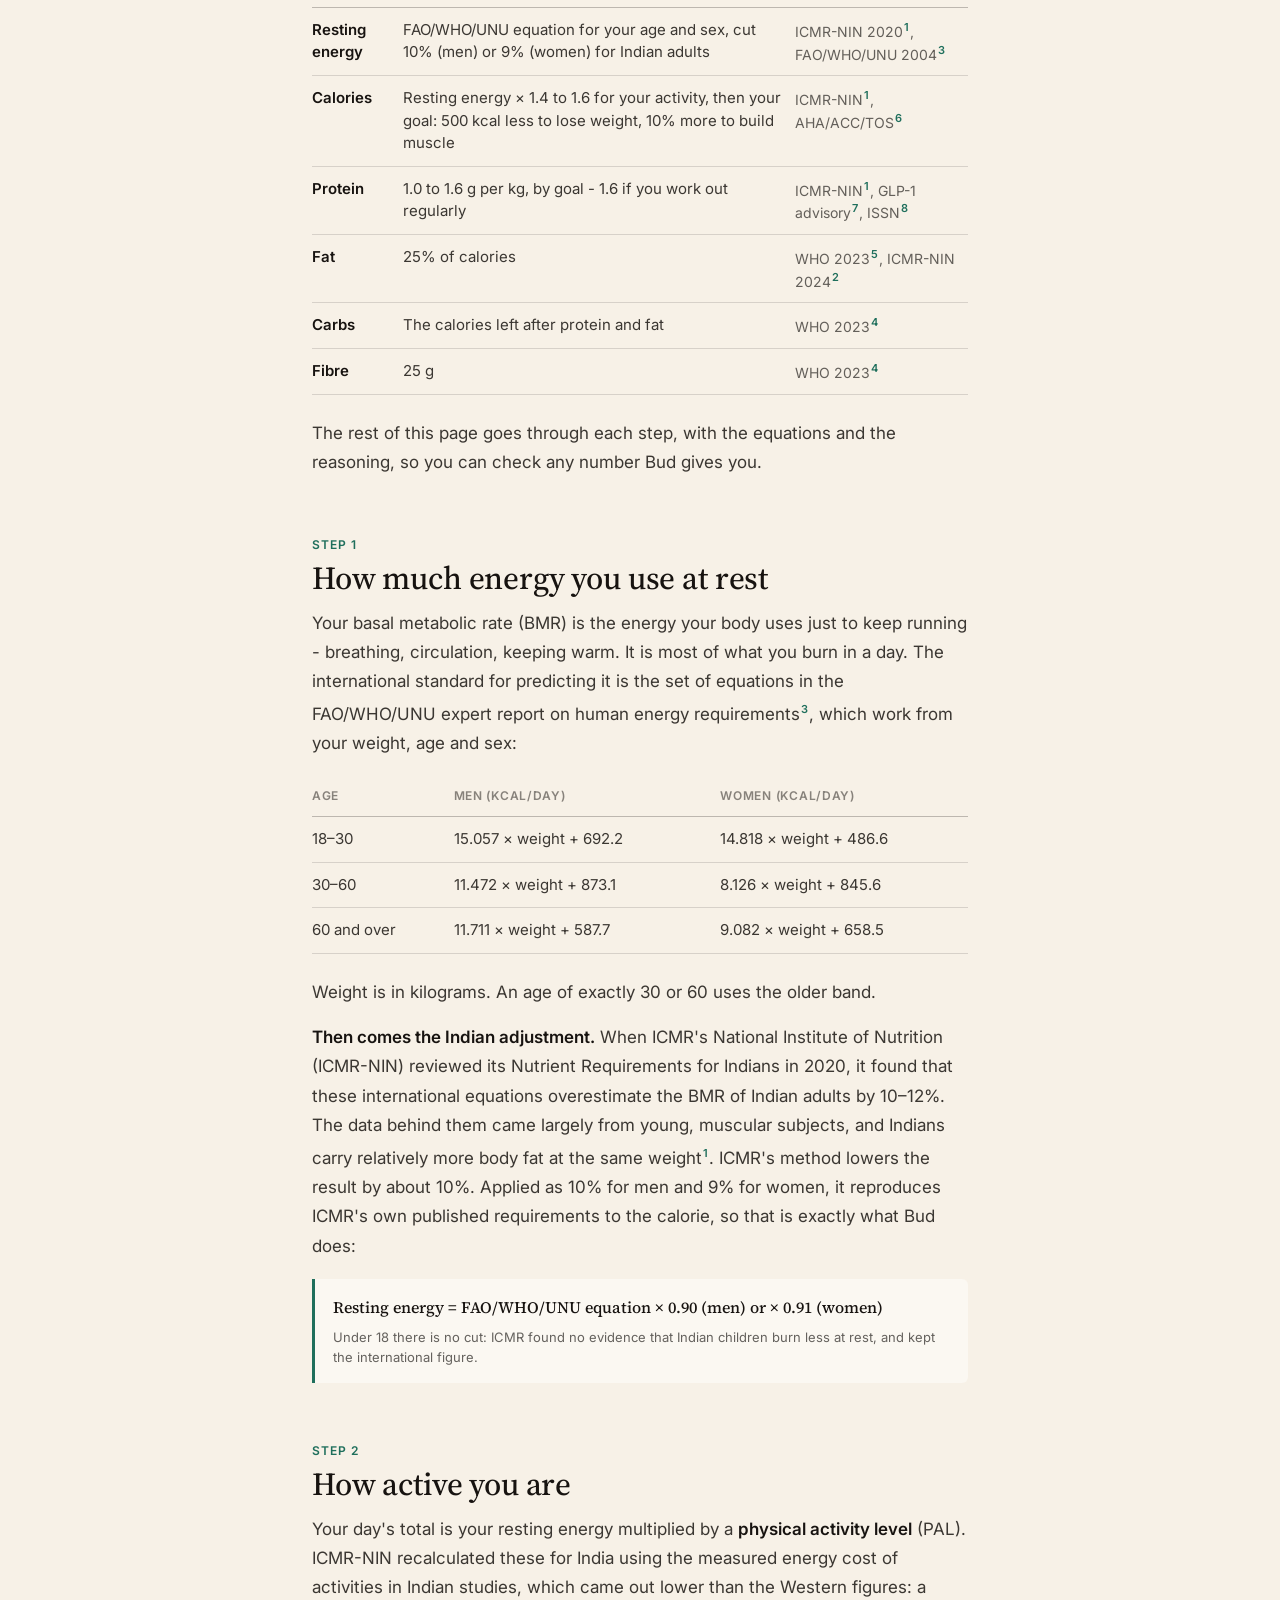
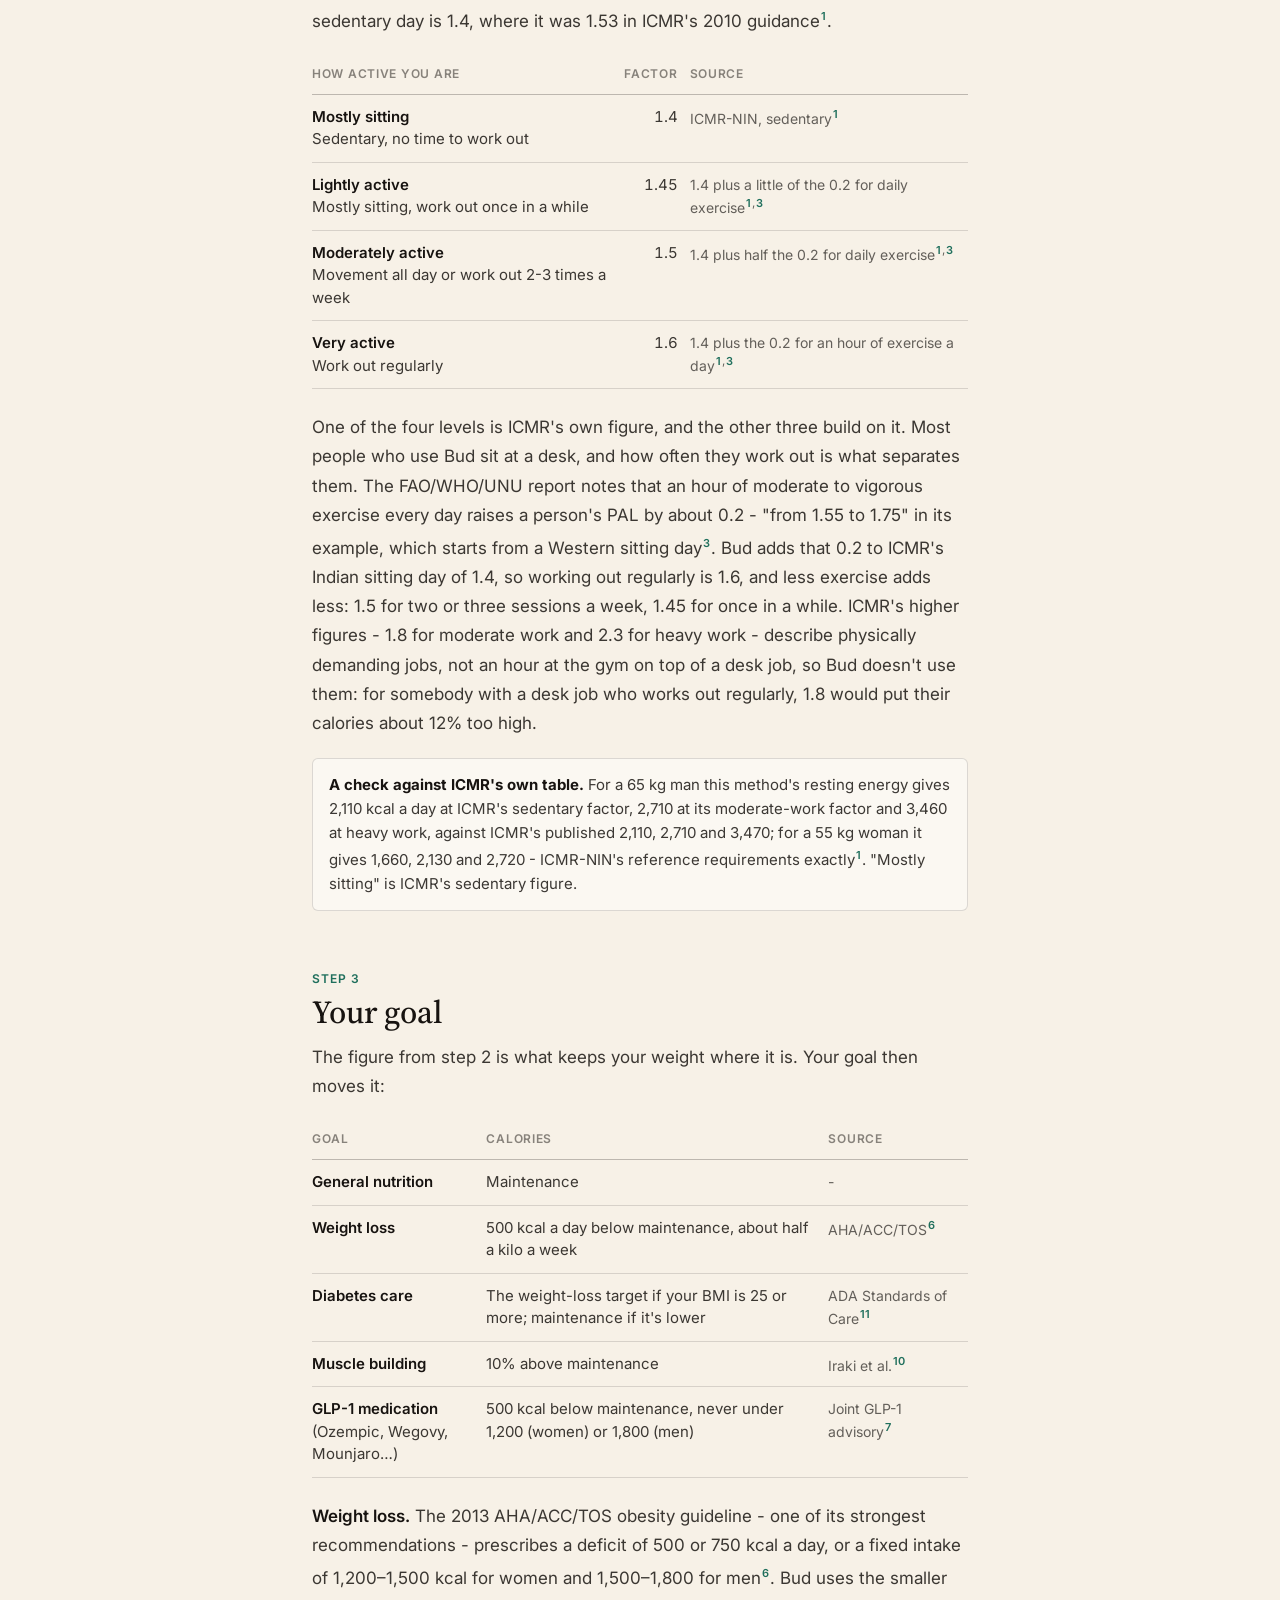
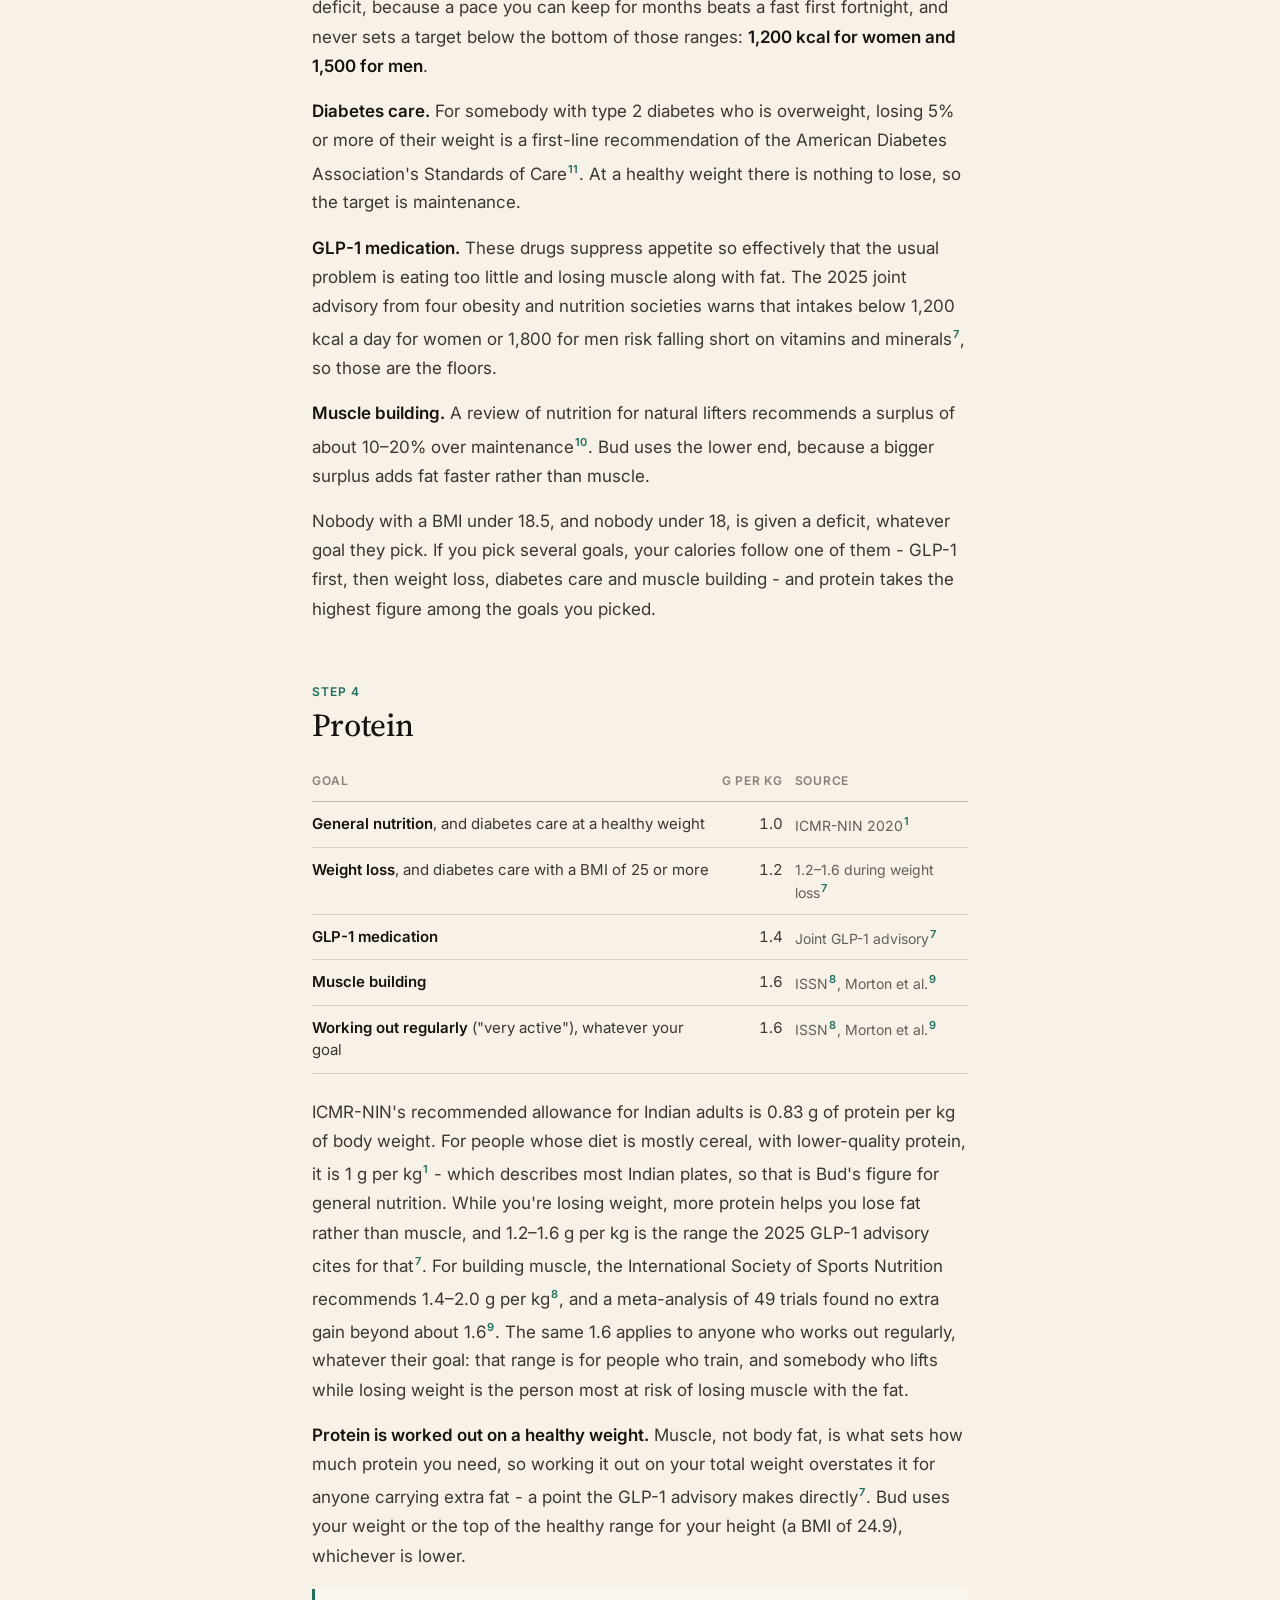
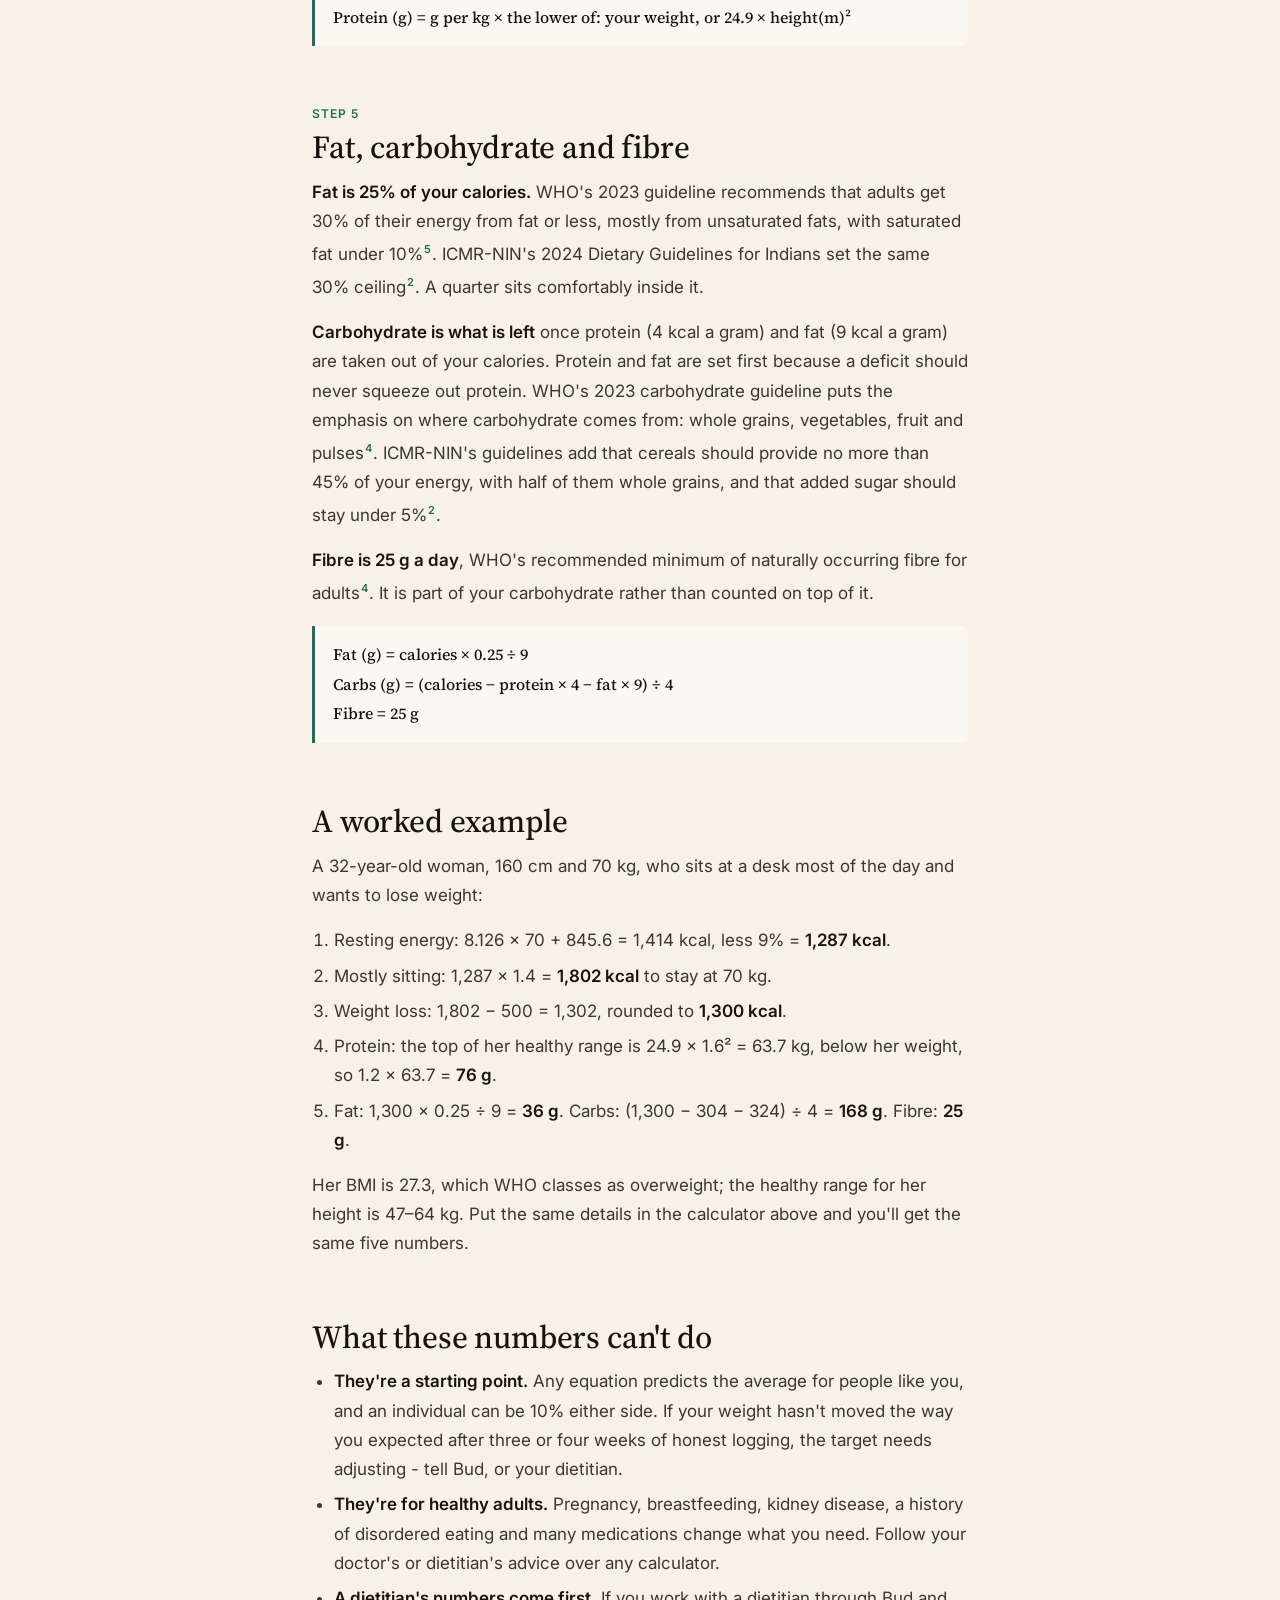
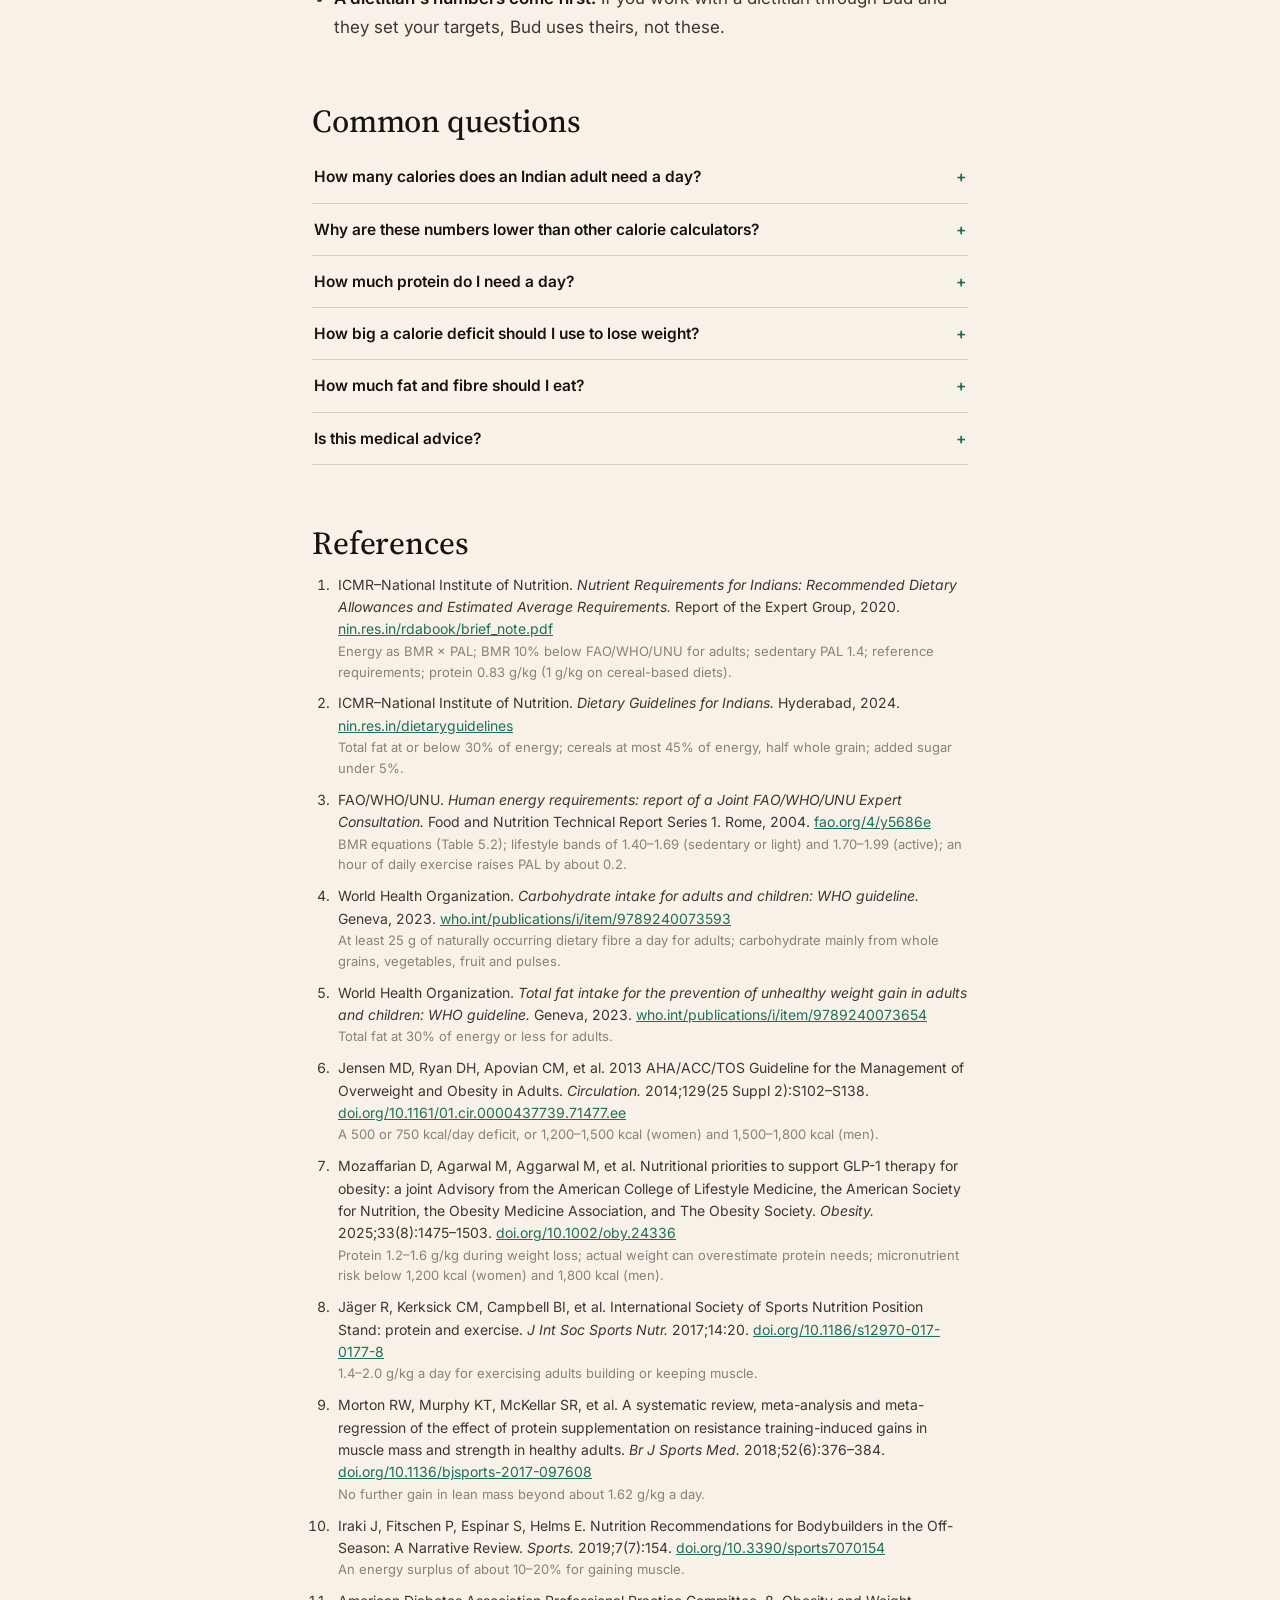
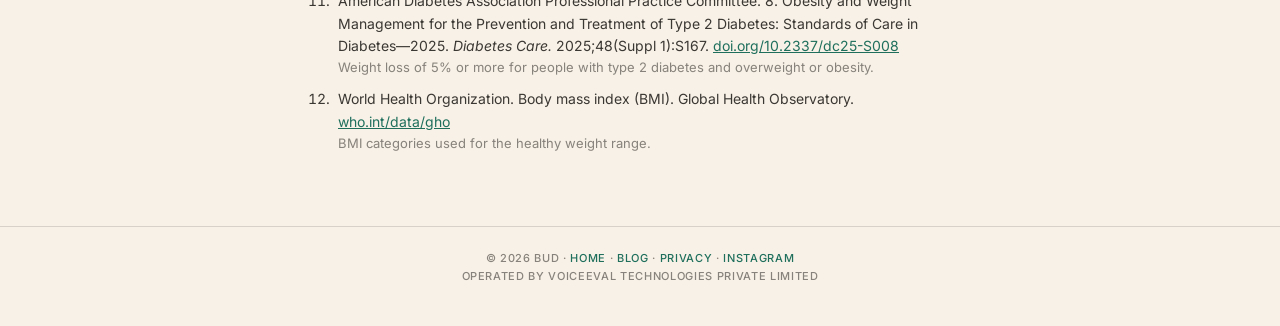
<file: blog/calorie-calculator.html>
<!DOCTYPE html>
<html lang="en">
<head>
<meta charset="UTF-8">
<meta name="viewport" content="width=device-width, initial-scale=1">
<meta name="robots" content="index, follow, max-image-preview:large">
<title>Daily Calorie &amp; Macro Calculator for Indians (ICMR-NIN &amp; WHO) - Bud</title>
<meta name="description" content="Work out your daily calories, protein, carbs, fat and fibre the way Bud does: ICMR-NIN's 2020 method for Indians, WHO's limits for fat and fibre, and published guidelines for weight loss, diabetes, muscle and GLP-1. Every equation and source, plus a free calculator.">
<link rel="canonical" href="https://mybud.life/blog/calorie-calculator">
<meta property="og:title" content="Daily calorie &amp; macro calculator - how Bud works out your targets">
<meta property="og:description" content="ICMR-NIN's method for Indians, WHO's limits for fat and fibre, and the guidelines behind every goal. Every equation and source, plus a calculator.">
<meta property="og:url" content="https://mybud.life/blog/calorie-calculator">
<meta property="og:site_name" content="Bud">
<meta property="og:type" content="article">
<meta property="og:locale" content="en_IN">
<meta property="article:published_time" content="2026-10-15">
<meta property="article:modified_time" content="2026-10-15">
<meta name="twitter:card" content="summary">
<meta name="twitter:title" content="Daily calorie &amp; macro calculator - how Bud works out your targets">
<meta name="twitter:description" content="ICMR-NIN's method for Indians, WHO's limits for fat and fibre, and the guidelines behind every goal.">
<meta name="theme-color" content="#f7f1e7">
<link rel="icon" href="/favicon.svg" type="image/svg+xml">
<link rel="apple-touch-icon" href="/favicon.svg">
<link rel="preconnect" href="https://fonts.googleapis.com">
<link rel="preconnect" href="https://fonts.gstatic.com" crossorigin>
<link href="https://fonts.googleapis.com/css2?family=Source+Serif+4:ital,opsz,wght@0,8..60,300..700;1,8..60,300..700&family=Inter:wght@400;500;600;700&display=swap" rel="stylesheet">
<link rel="stylesheet" href="/blog/blog.css">
<script type="application/ld+json">
{
  "@context": "https://schema.org",
  "@graph": [
    {
      "@type": "Article",
      "@id": "https://mybud.life/blog/calorie-calculator#article",
      "headline": "Daily calorie & macro calculator: how Bud works out your targets",
      "description": "How Bud works out daily calories, protein, carbs, fat and fibre: ICMR-NIN's 2020 energy method for Indians, WHO's 2023 limits for fat and fibre, and published guidelines for weight loss, diabetes, muscle building and GLP-1 therapy.",
      "datePublished": "2026-10-15",
      "dateModified": "2026-10-15",
      "inLanguage": "en-IN",
      "mainEntityOfPage": "https://mybud.life/blog/calorie-calculator",
      "author": { "@type": "Organization", "name": "Bud", "url": "https://mybud.life/" },
      "publisher": {
        "@type": "Organization",
        "name": "Bud",
        "url": "https://mybud.life/",
        "logo": { "@type": "ImageObject", "url": "https://mybud.life/favicon.svg" }
      },
      "about": ["Energy requirement", "Basal metabolic rate", "Macronutrients", "Dietary fibre", "Protein requirement", "Weight loss"],
      "citation": [
        { "@type": "CreativeWork", "name": "ICMR-NIN. Nutrient Requirements for Indians: RDA and EAR (2020)", "url": "https://www.nin.res.in/rdabook/brief_note.pdf" },
        { "@type": "CreativeWork", "name": "ICMR-NIN. Dietary Guidelines for Indians (2024)", "url": "https://nin.res.in/dietaryguidelines/pdfjs/locale/DGI_2024.pdf" },
        { "@type": "CreativeWork", "name": "FAO/WHO/UNU. Human energy requirements (2004)", "url": "https://www.fao.org/4/y5686e/y5686e00.htm" },
        { "@type": "CreativeWork", "name": "WHO. Carbohydrate intake for adults and children: WHO guideline (2023)", "url": "https://www.who.int/publications/i/item/9789240073593" },
        { "@type": "CreativeWork", "name": "WHO. Total fat intake for the prevention of unhealthy weight gain in adults and children: WHO guideline (2023)", "url": "https://www.who.int/publications/i/item/9789240073654" },
        { "@type": "ScholarlyArticle", "name": "2013 AHA/ACC/TOS Guideline for the Management of Overweight and Obesity in Adults", "url": "https://doi.org/10.1161/01.cir.0000437739.71477.ee" },
        { "@type": "ScholarlyArticle", "name": "Nutritional priorities to support GLP-1 therapy for obesity: a joint Advisory (2025)", "url": "https://doi.org/10.1002/oby.24336" },
        { "@type": "ScholarlyArticle", "name": "International Society of Sports Nutrition Position Stand: protein and exercise (2017)", "url": "https://doi.org/10.1186/s12970-017-0177-8" },
        { "@type": "ScholarlyArticle", "name": "Morton et al. Protein supplementation and resistance training: meta-analysis (2018)", "url": "https://doi.org/10.1136/bjsports-2017-097608" },
        { "@type": "ScholarlyArticle", "name": "Iraki et al. Nutrition Recommendations for Bodybuilders in the Off-Season (2019)", "url": "https://doi.org/10.3390/sports7070154" },
        { "@type": "ScholarlyArticle", "name": "ADA. Obesity and Weight Management for the Prevention and Treatment of Type 2 Diabetes: Standards of Care in Diabetes-2025", "url": "https://doi.org/10.2337/dc25-S008" }
      ]
    },
    {
      "@type": "WebApplication",
      "name": "Bud calorie and macro calculator",
      "url": "https://mybud.life/blog/calorie-calculator",
      "applicationCategory": "HealthApplication",
      "operatingSystem": "Any",
      "isAccessibleForFree": true,
      "description": "Works out daily calories, protein, carbs, fat and fibre from age, sex, height, weight, activity level and goal, using ICMR-NIN's 2020 method for Indians and WHO's 2023 limits."
    },
    {
      "@type": "BreadcrumbList",
      "itemListElement": [
        { "@type": "ListItem", "position": 1, "name": "Home", "item": "https://mybud.life/" },
        { "@type": "ListItem", "position": 2, "name": "Blog", "item": "https://mybud.life/blog/" },
        { "@type": "ListItem", "position": 3, "name": "Calorie & macro calculator", "item": "https://mybud.life/blog/calorie-calculator" }
      ]
    },
    {
      "@type": "FAQPage",
      "mainEntity": [
        {
          "@type": "Question",
          "name": "How many calories does an Indian adult need a day?",
          "acceptedAnswer": { "@type": "Answer", "text": "ICMR-NIN's 2020 reference figures are 2,110 kcal a day for a sedentary 65 kg man and 1,660 kcal for a sedentary 55 kg woman, rising to 2,710 and 2,130 for moderate work. Your own figure depends on your age, sex, weight and how active you are - the calculator on this page works it out with the same method." }
        },
        {
          "@type": "Question",
          "name": "Why are these numbers lower than other calorie calculators?",
          "acceptedAnswer": { "@type": "Answer", "text": "Most calculators use equations built on Western data. ICMR-NIN found the international FAO/WHO/UNU equations overestimate the resting energy use of Indian adults by 10-12%, and that Indians use less energy for the same activities, so its 2020 method cuts resting energy by about 10% and uses an activity factor of 1.4 rather than 1.53 for a sedentary day." }
        },
        {
          "@type": "Question",
          "name": "How much protein do I need a day?",
          "acceptedAnswer": { "@type": "Answer", "text": "ICMR-NIN's recommended allowance is 0.83 g per kg of body weight, and 1 g per kg for people eating a cereal-based diet with lower-quality protein - the usual Indian plate. During weight loss 1.2-1.6 g per kg helps keep muscle, and 1.4-2.0 g per kg is the range for building muscle - Bud uses 1.6 for that, and for anyone who works out regularly. Bud works it out on your weight, or on the top of the healthy range for your height if you are above it." }
        },
        {
          "@type": "Question",
          "name": "How big a calorie deficit should I use to lose weight?",
          "acceptedAnswer": { "@type": "Answer", "text": "About 500 kcal a day below what you burn, which comes to roughly half a kilo a week. That is the smaller of the two deficits the AHA/ACC/TOS obesity guideline recommends, and Bud never sets a target below 1,200 kcal for women or 1,500 kcal for men." }
        },
        {
          "@type": "Question",
          "name": "How much fat and fibre should I eat?",
          "acceptedAnswer": { "@type": "Answer", "text": "WHO's 2023 guidelines recommend that fat provides 30% of daily energy or less, mostly unsaturated, and that adults eat at least 25 g of naturally occurring dietary fibre a day. Bud sets fat at 25% of calories and fibre at 25 g." }
        },
        {
          "@type": "Question",
          "name": "Is this medical advice?",
          "acceptedAnswer": { "@type": "Answer", "text": "No. These are general targets for healthy adults, worked out from published guidelines. If you are pregnant or breastfeeding, under 18, managing a medical condition or taking medication, follow your doctor's or dietitian's advice." }
        }
      ]
    }
  ]
}
</script>
</head>
<body>
<div class="wrap">
  <header class="top">
    <a class="home" href="/" aria-label="Bud home">
      <svg class="mark" viewBox="0 0 32 32" fill="none" xmlns="http://www.w3.org/2000/svg" aria-hidden="true">
        <path d="M16 30V14.5" stroke="#171310" stroke-width="2.4" stroke-linecap="round"/>
        <path d="M16 17c0-5.6-3.4-9.7-9.8-10.6C5.3 13 8.5 17 16 17Z" fill="#1f6f5c"/>
        <path d="M16 14.6c.6-4.7 3.8-8 9.4-8C25.4 13 22.1 14.6 16 14.6Z" fill="#1f6f5c" fill-opacity="0.6"/>
      </svg>
      <span class="brand">Bud</span>
    </a>
    <nav aria-label="Site">
      <a href="/">Home</a>
      <a href="/blog" aria-current="page">Blog</a>
    </nav>
  </header>

  <main>
    <article>
      <p class="crumbs"><a href="/">Home</a> / <a href="/blog">Blog</a> / Calorie &amp; macro calculator</p>
      <p class="kicker">Method · Nutrition science</p>
      <h1>Daily calorie &amp; <em>macro</em> calculator</h1>
      <p class="dek">How Bud works out your calories, protein, carbs, fat and fibre - every equation, the guideline behind every number, and a calculator that gives the same answer Bud gives you on WhatsApp.</p>
      <p class="byline">By <b>the Bud team</b> · Published 15 October 2026 · Last reviewed 15 October 2026</p>

      <section class="calc" aria-labelledby="calc-title">
        <div class="calc-head">
          <h2 id="calc-title">Work out your daily targets</h2>
          <span>ICMR-NIN 2020 · WHO 2023</span>
        </div>
        <form id="targets-form" novalidate>
          <div class="fieldrow">
            <div class="field">
              <div class="label-row"><label for="age">Age <span class="hint">years</span></label></div>
              <input id="age" name="age" type="number" inputmode="numeric" min="13" max="100" step="1" placeholder="e.g. 32" autocomplete="off">
            </div>
            <fieldset class="field">
              <div class="label-row"><span class="lbl" id="sex-l">Sex</span></div>
              <div class="seg" role="radiogroup" aria-labelledby="sex-l">
                <label><input type="radio" name="sex" value="female"><span>Female</span></label>
                <label><input type="radio" name="sex" value="male"><span>Male</span></label>
              </div>
            </fieldset>
            <div class="field">
              <div class="label-row">
                <label for="cm">Height</label>
                <div class="seg mini" role="radiogroup" aria-label="Height unit">
                  <label><input type="radio" name="hunit" value="cm" checked><span>cm</span></label>
                  <label><input type="radio" name="hunit" value="ft"><span>ft / in</span></label>
                </div>
              </div>
              <div data-unit="cm" class="unit-in">
                <input id="cm" name="cm" type="number" inputmode="decimal" min="120" max="230" step="0.5" placeholder="e.g. 160" autocomplete="off"><i>cm</i>
              </div>
              <div data-unit="ft" class="pair" hidden>
                <div class="unit-in"><input name="ft" type="number" inputmode="numeric" min="4" max="7" step="1" placeholder="5" aria-label="Feet" autocomplete="off"><i>ft</i></div>
                <div class="unit-in"><input name="inch" type="number" inputmode="numeric" min="0" max="11" step="1" placeholder="4" aria-label="Inches" autocomplete="off"><i>in</i></div>
              </div>
            </div>
            <div class="field">
              <div class="label-row"><label for="weight">Weight</label></div>
              <div class="unit-in">
                <input id="weight" name="weight" type="number" inputmode="decimal" min="25" max="300" step="0.1" placeholder="e.g. 70" autocomplete="off"><i>kg</i>
              </div>
            </div>
          </div>

          <fieldset class="field">
            <legend>How active is a typical day?</legend>
            <div class="choices">
              <label class="choice"><input type="radio" name="activity" value="sedentary"><span><b>Mostly sitting</b><small>Sedentary, no time to work out</small></span></label>
              <label class="choice"><input type="radio" name="activity" value="light"><span><b>Lightly active</b><small>Mostly sitting, work out once in a while</small></span></label>
              <label class="choice"><input type="radio" name="activity" value="moderate"><span><b>Moderately active</b><small>Movement all day or work out 2-3 times a week</small></span></label>
              <label class="choice"><input type="radio" name="activity" value="heavy"><span><b>Very active</b><small>Work out regularly</small></span></label>
            </div>
          </fieldset>

          <fieldset class="field">
            <legend>Your goals <span class="hint">pick all that apply</span></legend>
            <div class="choices goals">
              <label class="choice"><input type="checkbox" name="goal" value="general"><span><b>General nutrition</b></span></label>
              <label class="choice"><input type="checkbox" name="goal" value="weight-loss"><span><b>Weight loss</b></span></label>
              <label class="choice"><input type="checkbox" name="goal" value="diabetes"><span><b>Diabetes care</b></span></label>
              <label class="choice"><input type="checkbox" name="goal" value="muscle"><span><b>Muscle building</b></span></label>
              <label class="choice"><input type="checkbox" name="goal" value="glp1"><span><b>GLP-1 monitoring</b></span></label>
            </div>
          </fieldset>
          <p class="form-note">Nothing you enter leaves this page - the numbers are worked out in your browser.</p>
        </form>

        <div class="result" id="targets-empty" aria-hidden="true">
          <p class="label">Your daily targets</p>
          <p class="bmi-line" style="margin:0">Fill in your age, sex, height, weight and activity to see your numbers.</p>
        </div>
        <div class="result" id="targets-result" aria-live="polite" hidden>
          <p class="label" id="r-goal">Your daily targets</p>
          <div class="headline"><strong id="r-kcal">0</strong><span>calories a day</span></div>
          <div class="macros">
            <div class="macro"><div class="row"><b>Protein</b><em id="r-protein" style="color:var(--protein)">0 g</em></div><div class="bar"><i id="b-protein" style="background:var(--protein)"></i></div></div>
            <div class="macro"><div class="row"><b>Carbs</b><em id="r-carbs" style="color:var(--carbs)">0 g</em></div><div class="bar"><i id="b-carbs" style="background:var(--carbs)"></i></div></div>
            <div class="macro"><div class="row"><b>Fat</b><em id="r-fat" style="color:var(--fat)">0 g</em></div><div class="bar"><i id="b-fat" style="background:var(--fat)"></i></div></div>
            <div class="macro"><div class="row"><b>Fibre</b><em id="r-fibre" style="color:var(--fibre)">0 g</em></div><div class="bar"><i id="b-fibre" style="background:var(--fibre)"></i></div></div>
          </div>
          <div class="working">
            <h3>How we got there</h3>
            <ol id="r-steps"></ol>
          </div>
          <p class="bmi-line" id="r-bmi"></p>
          <a class="cta" href="https://wa.me/+15672352765?text=Hi%20bud%2C%20lets%20get%20started%21">
            <svg viewBox="0 0 20 20" fill="currentColor" xmlns="http://www.w3.org/2000/svg" aria-hidden="true"><rect x="2" y="3" width="16" height="11" rx="5.5"/><path d="M6 14 L5 17.5 L9.5 14.5 Z"/></svg>
            Track these on WhatsApp with Bud
          </a>
          <p class="cta-hint">Send a photo of your meal and Bud counts it against these numbers. No app to install.</p>
          <p class="disclaimer">General targets for healthy adults, not medical advice. If you're pregnant or breastfeeding, under 18, managing a medical condition or taking medication, follow your doctor's or dietitian's advice.</p>
        </div>
      </section>

      <div class="prose">
        <h2>The short version</h2>
        <p>Your daily calories are your <strong>resting energy</strong> times <strong>how active your day is</strong>, adjusted for <strong>your goal</strong>. Protein is set from your weight, fat is a fixed share of calories, carbohydrate is whatever is left, and fibre is a fixed amount. Each of those steps comes from a published guideline:</p>
        <div class="table-wrap">
          <table>
            <thead><tr><th>Number</th><th>How it's worked out</th><th>Source</th></tr></thead>
            <tbody>
              <tr><td><b>Resting energy</b></td><td>FAO/WHO/UNU equation for your age and sex, cut 10% (men) or 9% (women) for Indian adults</td><td class="src">ICMR-NIN 2020<sup><a href="#ref-1">1</a></sup>, FAO/WHO/UNU 2004<sup><a href="#ref-3">3</a></sup></td></tr>
              <tr><td><b>Calories</b></td><td>Resting energy × 1.4 to 1.6 for your activity, then your goal: 500 kcal less to lose weight, 10% more to build muscle</td><td class="src">ICMR-NIN<sup><a href="#ref-1">1</a></sup>, AHA/ACC/TOS<sup><a href="#ref-6">6</a></sup></td></tr>
              <tr><td><b>Protein</b></td><td>1.0 to 1.6 g per kg, by goal - 1.6 if you work out regularly</td><td class="src">ICMR-NIN<sup><a href="#ref-1">1</a></sup>, GLP-1 advisory<sup><a href="#ref-7">7</a></sup>, ISSN<sup><a href="#ref-8">8</a></sup></td></tr>
              <tr><td><b>Fat</b></td><td>25% of calories</td><td class="src">WHO 2023<sup><a href="#ref-5">5</a></sup>, ICMR-NIN 2024<sup><a href="#ref-2">2</a></sup></td></tr>
              <tr><td><b>Carbs</b></td><td>The calories left after protein and fat</td><td class="src">WHO 2023<sup><a href="#ref-4">4</a></sup></td></tr>
              <tr><td><b>Fibre</b></td><td>25 g</td><td class="src">WHO 2023<sup><a href="#ref-4">4</a></sup></td></tr>
            </tbody>
          </table>
        </div>
        <p>The rest of this page goes through each step, with the equations and the reasoning, so you can check any number Bud gives you.</p>

        <h2><span class="step">Step 1</span>How much energy you use at rest</h2>
        <p>Your basal metabolic rate (BMR) is the energy your body uses just to keep running - breathing, circulation, keeping warm. It is most of what you burn in a day. The international standard for predicting it is the set of equations in the FAO/WHO/UNU expert report on human energy requirements<sup><a href="#ref-3">3</a></sup>, which work from your weight, age and sex:</p>
        <div class="table-wrap">
          <table>
            <thead><tr><th>Age</th><th>Men (kcal/day)</th><th>Women (kcal/day)</th></tr></thead>
            <tbody>
              <tr><td>18–30</td><td>15.057 × weight + 692.2</td><td>14.818 × weight + 486.6</td></tr>
              <tr><td>30–60</td><td>11.472 × weight + 873.1</td><td>8.126 × weight + 845.6</td></tr>
              <tr><td>60 and over</td><td>11.711 × weight + 587.7</td><td>9.082 × weight + 658.5</td></tr>
            </tbody>
          </table>
        </div>
        <p>Weight is in kilograms. An age of exactly 30 or 60 uses the older band.</p>
        <p><strong>Then comes the Indian adjustment.</strong> When ICMR's National Institute of Nutrition (ICMR-NIN) reviewed its Nutrient Requirements for Indians in 2020, it found that these international equations overestimate the BMR of Indian adults by 10–12%. The data behind them came largely from young, muscular subjects, and Indians carry relatively more body fat at the same weight<sup><a href="#ref-1">1</a></sup>. ICMR's method lowers the result by about 10%. Applied as 10% for men and 9% for women, it reproduces ICMR's own published requirements to the calorie, so that is exactly what Bud does:</p>
        <div class="formula">
          <span class="eq">Resting energy = FAO/WHO/UNU equation × 0.90 (men) or × 0.91 (women)</span>
          <small>Under 18 there is no cut: ICMR found no evidence that Indian children burn less at rest, and kept the international figure.</small>
        </div>

        <h2><span class="step">Step 2</span>How active you are</h2>
        <p>Your day's total is your resting energy multiplied by a <strong>physical activity level</strong> (PAL). ICMR-NIN recalculated these for India using the measured energy cost of activities in Indian studies, which came out lower than the Western figures: a sedentary day is 1.4, where it was 1.53 in ICMR's 2010 guidance<sup><a href="#ref-1">1</a></sup>.</p>
        <div class="table-wrap">
          <table>
            <thead><tr><th>How active you are</th><th class="num">Factor</th><th>Source</th></tr></thead>
            <tbody>
              <tr><td><b>Mostly sitting</b><br>Sedentary, no time to work out</td><td class="num">1.4</td><td class="src">ICMR-NIN, sedentary<sup><a href="#ref-1">1</a></sup></td></tr>
              <tr><td><b>Lightly active</b><br>Mostly sitting, work out once in a while</td><td class="num">1.45</td><td class="src">1.4 plus a little of the 0.2 for daily exercise<sup><a href="#ref-1">1</a>,<a href="#ref-3">3</a></sup></td></tr>
              <tr><td><b>Moderately active</b><br>Movement all day or work out 2-3 times a week</td><td class="num">1.5</td><td class="src">1.4 plus half the 0.2 for daily exercise<sup><a href="#ref-1">1</a>,<a href="#ref-3">3</a></sup></td></tr>
              <tr><td><b>Very active</b><br>Work out regularly</td><td class="num">1.6</td><td class="src">1.4 plus the 0.2 for an hour of exercise a day<sup><a href="#ref-1">1</a>,<a href="#ref-3">3</a></sup></td></tr>
            </tbody>
          </table>
        </div>
        <p>One of the four levels is ICMR's own figure, and the other three build on it. Most people who use Bud sit at a desk, and how often they work out is what separates them. The FAO/WHO/UNU report notes that an hour of moderate to vigorous exercise every day raises a person's PAL by about 0.2 - "from 1.55 to 1.75" in its example, which starts from a Western sitting day<sup><a href="#ref-3">3</a></sup>. Bud adds that 0.2 to ICMR's Indian sitting day of 1.4, so working out regularly is 1.6, and less exercise adds less: 1.5 for two or three sessions a week, 1.45 for once in a while. ICMR's higher figures - 1.8 for moderate work and 2.3 for heavy work - describe physically demanding jobs, not an hour at the gym on top of a desk job, so Bud doesn't use them: for somebody with a desk job who works out regularly, 1.8 would put their calories about 12% too high.</p>
        <div class="note"><b>A check against ICMR's own table.</b> For a 65 kg man this method's resting energy gives 2,110 kcal a day at ICMR's sedentary factor, 2,710 at its moderate-work factor and 3,460 at heavy work, against ICMR's published 2,110, 2,710 and 3,470; for a 55 kg woman it gives 1,660, 2,130 and 2,720 - ICMR-NIN's reference requirements exactly<sup><a href="#ref-1">1</a></sup>. "Mostly sitting" is ICMR's sedentary figure.</div>

        <h2><span class="step">Step 3</span>Your goal</h2>
        <p>The figure from step 2 is what keeps your weight where it is. Your goal then moves it:</p>
        <div class="table-wrap">
          <table>
            <thead><tr><th>Goal</th><th>Calories</th><th>Source</th></tr></thead>
            <tbody>
              <tr><td><b>General nutrition</b></td><td>Maintenance</td><td class="src">-</td></tr>
              <tr><td><b>Weight loss</b></td><td>500 kcal a day below maintenance, about half a kilo a week</td><td class="src">AHA/ACC/TOS<sup><a href="#ref-6">6</a></sup></td></tr>
              <tr><td><b>Diabetes care</b></td><td>The weight-loss target if your BMI is 25 or more; maintenance if it's lower</td><td class="src">ADA Standards of Care<sup><a href="#ref-11">11</a></sup></td></tr>
              <tr><td><b>Muscle building</b></td><td>10% above maintenance</td><td class="src">Iraki et al.<sup><a href="#ref-10">10</a></sup></td></tr>
              <tr><td><b>GLP-1 medication</b><br>(Ozempic, Wegovy, Mounjaro…)</td><td>500 kcal below maintenance, never under 1,200 (women) or 1,800 (men)</td><td class="src">Joint GLP-1 advisory<sup><a href="#ref-7">7</a></sup></td></tr>
            </tbody>
          </table>
        </div>
        <p><strong>Weight loss.</strong> The 2013 AHA/ACC/TOS obesity guideline - one of its strongest recommendations - prescribes a deficit of 500 or 750 kcal a day, or a fixed intake of 1,200–1,500 kcal for women and 1,500–1,800 for men<sup><a href="#ref-6">6</a></sup>. Bud uses the smaller deficit, because a pace you can keep for months beats a fast first fortnight, and never sets a target below the bottom of those ranges: <strong>1,200 kcal for women and 1,500 for men</strong>.</p>
        <p><strong>Diabetes care.</strong> For somebody with type 2 diabetes who is overweight, losing 5% or more of their weight is a first-line recommendation of the American Diabetes Association's Standards of Care<sup><a href="#ref-11">11</a></sup>. At a healthy weight there is nothing to lose, so the target is maintenance.</p>
        <p><strong>GLP-1 medication.</strong> These drugs suppress appetite so effectively that the usual problem is eating too little and losing muscle along with fat. The 2025 joint advisory from four obesity and nutrition societies warns that intakes below 1,200 kcal a day for women or 1,800 for men risk falling short on vitamins and minerals<sup><a href="#ref-7">7</a></sup>, so those are the floors.</p>
        <p><strong>Muscle building.</strong> A review of nutrition for natural lifters recommends a surplus of about 10–20% over maintenance<sup><a href="#ref-10">10</a></sup>. Bud uses the lower end, because a bigger surplus adds fat faster rather than muscle.</p>
        <p>Nobody with a BMI under 18.5, and nobody under 18, is given a deficit, whatever goal they pick. If you pick several goals, your calories follow one of them - GLP-1 first, then weight loss, diabetes care and muscle building - and protein takes the highest figure among the goals you picked.</p>

        <h2><span class="step">Step 4</span>Protein</h2>
        <div class="table-wrap">
          <table>
            <thead><tr><th>Goal</th><th class="num">g per kg</th><th>Source</th></tr></thead>
            <tbody>
              <tr><td><b>General nutrition</b>, and diabetes care at a healthy weight</td><td class="num">1.0</td><td class="src">ICMR-NIN 2020<sup><a href="#ref-1">1</a></sup></td></tr>
              <tr><td><b>Weight loss</b>, and diabetes care with a BMI of 25 or more</td><td class="num">1.2</td><td class="src">1.2–1.6 during weight loss<sup><a href="#ref-7">7</a></sup></td></tr>
              <tr><td><b>GLP-1 medication</b></td><td class="num">1.4</td><td class="src">Joint GLP-1 advisory<sup><a href="#ref-7">7</a></sup></td></tr>
              <tr><td><b>Muscle building</b></td><td class="num">1.6</td><td class="src">ISSN<sup><a href="#ref-8">8</a></sup>, Morton et al.<sup><a href="#ref-9">9</a></sup></td></tr>
              <tr><td><b>Working out regularly</b> ("very active"), whatever your goal</td><td class="num">1.6</td><td class="src">ISSN<sup><a href="#ref-8">8</a></sup>, Morton et al.<sup><a href="#ref-9">9</a></sup></td></tr>
            </tbody>
          </table>
        </div>
        <p>ICMR-NIN's recommended allowance for Indian adults is 0.83 g of protein per kg of body weight. For people whose diet is mostly cereal, with lower-quality protein, it is 1 g per kg<sup><a href="#ref-1">1</a></sup> - which describes most Indian plates, so that is Bud's figure for general nutrition. While you're losing weight, more protein helps you lose fat rather than muscle, and 1.2–1.6 g per kg is the range the 2025 GLP-1 advisory cites for that<sup><a href="#ref-7">7</a></sup>. For building muscle, the International Society of Sports Nutrition recommends 1.4–2.0 g per kg<sup><a href="#ref-8">8</a></sup>, and a meta-analysis of 49 trials found no extra gain beyond about 1.6<sup><a href="#ref-9">9</a></sup>. The same 1.6 applies to anyone who works out regularly, whatever their goal: that range is for people who train, and somebody who lifts while losing weight is the person most at risk of losing muscle with the fat.</p>
        <p><strong>Protein is worked out on a healthy weight.</strong> Muscle, not body fat, is what sets how much protein you need, so working it out on your total weight overstates it for anyone carrying extra fat - a point the GLP-1 advisory makes directly<sup><a href="#ref-7">7</a></sup>. Bud uses your weight or the top of the healthy range for your height (a BMI of 24.9), whichever is lower.</p>
        <div class="formula">
          <span class="eq">Protein (g) = g per kg × the lower of: your weight, or 24.9 × height(m)²</span>
        </div>

        <h2><span class="step">Step 5</span>Fat, carbohydrate and fibre</h2>
        <p><strong>Fat is 25% of your calories.</strong> WHO's 2023 guideline recommends that adults get 30% of their energy from fat or less, mostly from unsaturated fats, with saturated fat under 10%<sup><a href="#ref-5">5</a></sup>. ICMR-NIN's 2024 Dietary Guidelines for Indians set the same 30% ceiling<sup><a href="#ref-2">2</a></sup>. A quarter sits comfortably inside it.</p>
        <p><strong>Carbohydrate is what is left</strong> once protein (4 kcal a gram) and fat (9 kcal a gram) are taken out of your calories. Protein and fat are set first because a deficit should never squeeze out protein. WHO's 2023 carbohydrate guideline puts the emphasis on where carbohydrate comes from: whole grains, vegetables, fruit and pulses<sup><a href="#ref-4">4</a></sup>. ICMR-NIN's guidelines add that cereals should provide no more than 45% of your energy, with half of them whole grains, and that added sugar should stay under 5%<sup><a href="#ref-2">2</a></sup>.</p>
        <p><strong>Fibre is 25 g a day</strong>, WHO's recommended minimum of naturally occurring fibre for adults<sup><a href="#ref-4">4</a></sup>. It is part of your carbohydrate rather than counted on top of it.</p>
        <div class="formula">
          <span class="eq">Fat (g) = calories × 0.25 ÷ 9</span>
          <span class="eq">Carbs (g) = (calories − protein × 4 − fat × 9) ÷ 4</span>
          <span class="eq">Fibre = 25 g</span>
        </div>

        <h2>A worked example</h2>
        <p>A 32-year-old woman, 160 cm and 70 kg, who sits at a desk most of the day and wants to lose weight:</p>
        <ol>
          <li>Resting energy: 8.126 × 70 + 845.6 = 1,414 kcal, less 9% = <strong>1,287 kcal</strong>.</li>
          <li>Mostly sitting: 1,287 × 1.4 = <strong>1,802 kcal</strong> to stay at 70 kg.</li>
          <li>Weight loss: 1,802 − 500 = 1,302, rounded to <strong>1,300 kcal</strong>.</li>
          <li>Protein: the top of her healthy range is 24.9 × 1.6² = 63.7 kg, below her weight, so 1.2 × 63.7 = <strong>76 g</strong>.</li>
          <li>Fat: 1,300 × 0.25 ÷ 9 = <strong>36 g</strong>. Carbs: (1,300 − 304 − 324) ÷ 4 = <strong>168 g</strong>. Fibre: <strong>25 g</strong>.</li>
        </ol>
        <p>Her BMI is 27.3, which WHO classes as overweight; the healthy range for her height is 47–64 kg. Put the same details in the calculator above and you'll get the same five numbers.</p>

        <h2>What these numbers can't do</h2>
        <ul>
          <li><strong>They're a starting point.</strong> Any equation predicts the average for people like you, and an individual can be 10% either side. If your weight hasn't moved the way you expected after three or four weeks of honest logging, the target needs adjusting - tell Bud, or your dietitian.</li>
          <li><strong>They're for healthy adults.</strong> Pregnancy, breastfeeding, kidney disease, a history of disordered eating and many medications change what you need. Follow your doctor's or dietitian's advice over any calculator.</li>
          <li><strong>A dietitian's numbers come first.</strong> If you work with a dietitian through Bud and they set your targets, Bud uses theirs, not these.</li>
        </ul>

        <h2>Common questions</h2>
        <div class="faq">
          <details>
            <summary>How many calories does an Indian adult need a day?</summary>
            <p>ICMR-NIN's 2020 reference figures are 2,110 kcal a day for a sedentary 65 kg man and 1,660 kcal for a sedentary 55 kg woman, rising to 2,710 and 2,130 for moderate work<sup><a href="#ref-1">1</a></sup>. Your own figure depends on your age, sex, weight and how active you are - the calculator at the top of this page works it out with the same method.</p>
          </details>
          <details>
            <summary>Why are these numbers lower than other calorie calculators?</summary>
            <p>Most online calculators use equations built on Western data. ICMR-NIN found that the international equations overestimate the resting energy use of Indian adults by 10–12%, and that Indians use less energy for the same activities. So its method cuts resting energy by about 10% and uses an activity factor of 1.4, not 1.53, for a sedentary day<sup><a href="#ref-1">1</a></sup>.</p>
          </details>
          <details>
            <summary>How much protein do I need a day?</summary>
            <p>ICMR-NIN's recommended allowance is 0.83 g per kg of body weight, and 1 g per kg on a cereal-based diet<sup><a href="#ref-1">1</a></sup>. During weight loss 1.2–1.6 g per kg helps keep muscle<sup><a href="#ref-7">7</a></sup>, and for building muscle the range is 1.4–2.0<sup><a href="#ref-8">8</a></sup> - Bud uses 1.6 for that, and for anyone who works out regularly. Bud works it out on your weight, or on the top of the healthy range for your height if you're above it.</p>
          </details>
          <details>
            <summary>How big a calorie deficit should I use to lose weight?</summary>
            <p>About 500 kcal a day below what you burn, which comes to roughly half a kilo a week. That's the smaller of the two deficits the AHA/ACC/TOS obesity guideline recommends<sup><a href="#ref-6">6</a></sup>, and Bud never sets a target below 1,200 kcal for women or 1,500 for men.</p>
          </details>
          <details>
            <summary>How much fat and fibre should I eat?</summary>
            <p>WHO recommends fat at 30% of your daily energy or less, mostly unsaturated<sup><a href="#ref-5">5</a></sup>, and at least 25 g of naturally occurring fibre a day for adults<sup><a href="#ref-4">4</a></sup>. Bud sets fat at 25% of calories and fibre at 25 g.</p>
          </details>
          <details>
            <summary>Is this medical advice?</summary>
            <p>No. These are general targets for healthy adults, worked out from published guidelines. If you're pregnant or breastfeeding, under 18, managing a medical condition or taking medication, follow your doctor's or dietitian's advice.</p>
          </details>
        </div>

        <h2 id="references">References</h2>
        <ol class="refs">
          <li id="ref-1">ICMR–National Institute of Nutrition. <em>Nutrient Requirements for Indians: Recommended Dietary Allowances and Estimated Average Requirements.</em> Report of the Expert Group, 2020. <a href="https://www.nin.res.in/rdabook/brief_note.pdf" rel="noopener">nin.res.in/rdabook/brief_note.pdf</a><span class="what">Energy as BMR × PAL; BMR 10% below FAO/WHO/UNU for adults; sedentary PAL 1.4; reference requirements; protein 0.83 g/kg (1 g/kg on cereal-based diets).</span></li>
          <li id="ref-2">ICMR–National Institute of Nutrition. <em>Dietary Guidelines for Indians.</em> Hyderabad, 2024. <a href="https://nin.res.in/dietaryguidelines/pdfjs/locale/DGI_2024.pdf" rel="noopener">nin.res.in/dietaryguidelines</a><span class="what">Total fat at or below 30% of energy; cereals at most 45% of energy, half whole grain; added sugar under 5%.</span></li>
          <li id="ref-3">FAO/WHO/UNU. <em>Human energy requirements: report of a Joint FAO/WHO/UNU Expert Consultation.</em> Food and Nutrition Technical Report Series 1. Rome, 2004. <a href="https://www.fao.org/4/y5686e/y5686e00.htm" rel="noopener">fao.org/4/y5686e</a><span class="what">BMR equations (Table 5.2); lifestyle bands of 1.40–1.69 (sedentary or light) and 1.70–1.99 (active); an hour of daily exercise raises PAL by about 0.2.</span></li>
          <li id="ref-4">World Health Organization. <em>Carbohydrate intake for adults and children: WHO guideline.</em> Geneva, 2023. <a href="https://www.who.int/publications/i/item/9789240073593" rel="noopener">who.int/publications/i/item/9789240073593</a><span class="what">At least 25 g of naturally occurring dietary fibre a day for adults; carbohydrate mainly from whole grains, vegetables, fruit and pulses.</span></li>
          <li id="ref-5">World Health Organization. <em>Total fat intake for the prevention of unhealthy weight gain in adults and children: WHO guideline.</em> Geneva, 2023. <a href="https://www.who.int/publications/i/item/9789240073654" rel="noopener">who.int/publications/i/item/9789240073654</a><span class="what">Total fat at 30% of energy or less for adults.</span></li>
          <li id="ref-6">Jensen MD, Ryan DH, Apovian CM, et al. 2013 AHA/ACC/TOS Guideline for the Management of Overweight and Obesity in Adults. <em>Circulation.</em> 2014;129(25 Suppl 2):S102–S138. <a href="https://doi.org/10.1161/01.cir.0000437739.71477.ee" rel="noopener">doi.org/10.1161/01.cir.0000437739.71477.ee</a><span class="what">A 500 or 750 kcal/day deficit, or 1,200–1,500 kcal (women) and 1,500–1,800 kcal (men).</span></li>
          <li id="ref-7">Mozaffarian D, Agarwal M, Aggarwal M, et al. Nutritional priorities to support GLP-1 therapy for obesity: a joint Advisory from the American College of Lifestyle Medicine, the American Society for Nutrition, the Obesity Medicine Association, and The Obesity Society. <em>Obesity.</em> 2025;33(8):1475–1503. <a href="https://doi.org/10.1002/oby.24336" rel="noopener">doi.org/10.1002/oby.24336</a><span class="what">Protein 1.2–1.6 g/kg during weight loss; actual weight can overestimate protein needs; micronutrient risk below 1,200 kcal (women) and 1,800 kcal (men).</span></li>
          <li id="ref-8">Jäger R, Kerksick CM, Campbell BI, et al. International Society of Sports Nutrition Position Stand: protein and exercise. <em>J Int Soc Sports Nutr.</em> 2017;14:20. <a href="https://doi.org/10.1186/s12970-017-0177-8" rel="noopener">doi.org/10.1186/s12970-017-0177-8</a><span class="what">1.4–2.0 g/kg a day for exercising adults building or keeping muscle.</span></li>
          <li id="ref-9">Morton RW, Murphy KT, McKellar SR, et al. A systematic review, meta-analysis and meta-regression of the effect of protein supplementation on resistance training-induced gains in muscle mass and strength in healthy adults. <em>Br J Sports Med.</em> 2018;52(6):376–384. <a href="https://doi.org/10.1136/bjsports-2017-097608" rel="noopener">doi.org/10.1136/bjsports-2017-097608</a><span class="what">No further gain in lean mass beyond about 1.62 g/kg a day.</span></li>
          <li id="ref-10">Iraki J, Fitschen P, Espinar S, Helms E. Nutrition Recommendations for Bodybuilders in the Off-Season: A Narrative Review. <em>Sports.</em> 2019;7(7):154. <a href="https://doi.org/10.3390/sports7070154" rel="noopener">doi.org/10.3390/sports7070154</a><span class="what">An energy surplus of about 10–20% for gaining muscle.</span></li>
          <li id="ref-11">American Diabetes Association Professional Practice Committee. 8. Obesity and Weight Management for the Prevention and Treatment of Type 2 Diabetes: Standards of Care in Diabetes—2025. <em>Diabetes Care.</em> 2025;48(Suppl 1):S167. <a href="https://doi.org/10.2337/dc25-S008" rel="noopener">doi.org/10.2337/dc25-S008</a><span class="what">Weight loss of 5% or more for people with type 2 diabetes and overweight or obesity.</span></li>
          <li id="ref-12">World Health Organization. Body mass index (BMI). Global Health Observatory. <a href="https://www.who.int/data/gho/data/themes/topics/topic-details/GHO/body-mass-index" rel="noopener">who.int/data/gho</a><span class="what">BMI categories used for the healthy weight range.</span></li>
        </ol>
      </div>
    </article>
  </main>
</div>

<footer>
  <div>© 2026 Bud · <a href="/">Home</a> · <a href="/blog">Blog</a> · <a href="/privacy">Privacy</a> · <a href="https://www.instagram.com/mybud.life/">Instagram</a></div>
  <div>Operated by VoiceEval Technologies Private Limited</div>
</footer>

<script type="application/json" id="bud-method">{"id":"icmr-nin-2020","bmr_equations":{"male":[[18,17.686,658.2],[30,15.057,692.2],[60,11.472,873.1],[200,11.711,587.7]],"female":[[18,13.384,692.6],[30,14.818,486.6],[60,8.126,845.6],[200,9.082,658.5]]},"indian_bmr_factor":{"male":0.9,"female":0.91},"adult_age":18,"pal":{"sedentary":1.4,"light":1.45,"moderate":1.5,"heavy":1.6},"deficit_kcal":500,"surplus_share":0.1,"diabetes_loss_bmi":25.0,"no_deficit_below_bmi":18.5,"protein_g_per_kg":{"general":1.0,"weight-loss":1.2,"diabetes":1.0,"muscle":1.6,"glp1":1.4},"training_protein":{"levels":["heavy"],"g_per_kg":1.6},"protein_reference_bmi":24.9,"fat_share":0.25,"fibre_g":25,"min_kcal":{"female":1200,"male":1500},"glp1_min_kcal":{"female":1200,"male":1800},"kcal_per_g":{"protein":4,"carbs":4,"fat":9},"lead_order":["glp1","weight-loss","diabetes","muscle","general"],"bmi_bands":[[18.5,"underweight"],[25.0,"healthy"],[30.0,"overweight"],[null,"obese"]]}</script>
<script src="/blog/calc.js" defer></script>
</body>
</html>
</file>
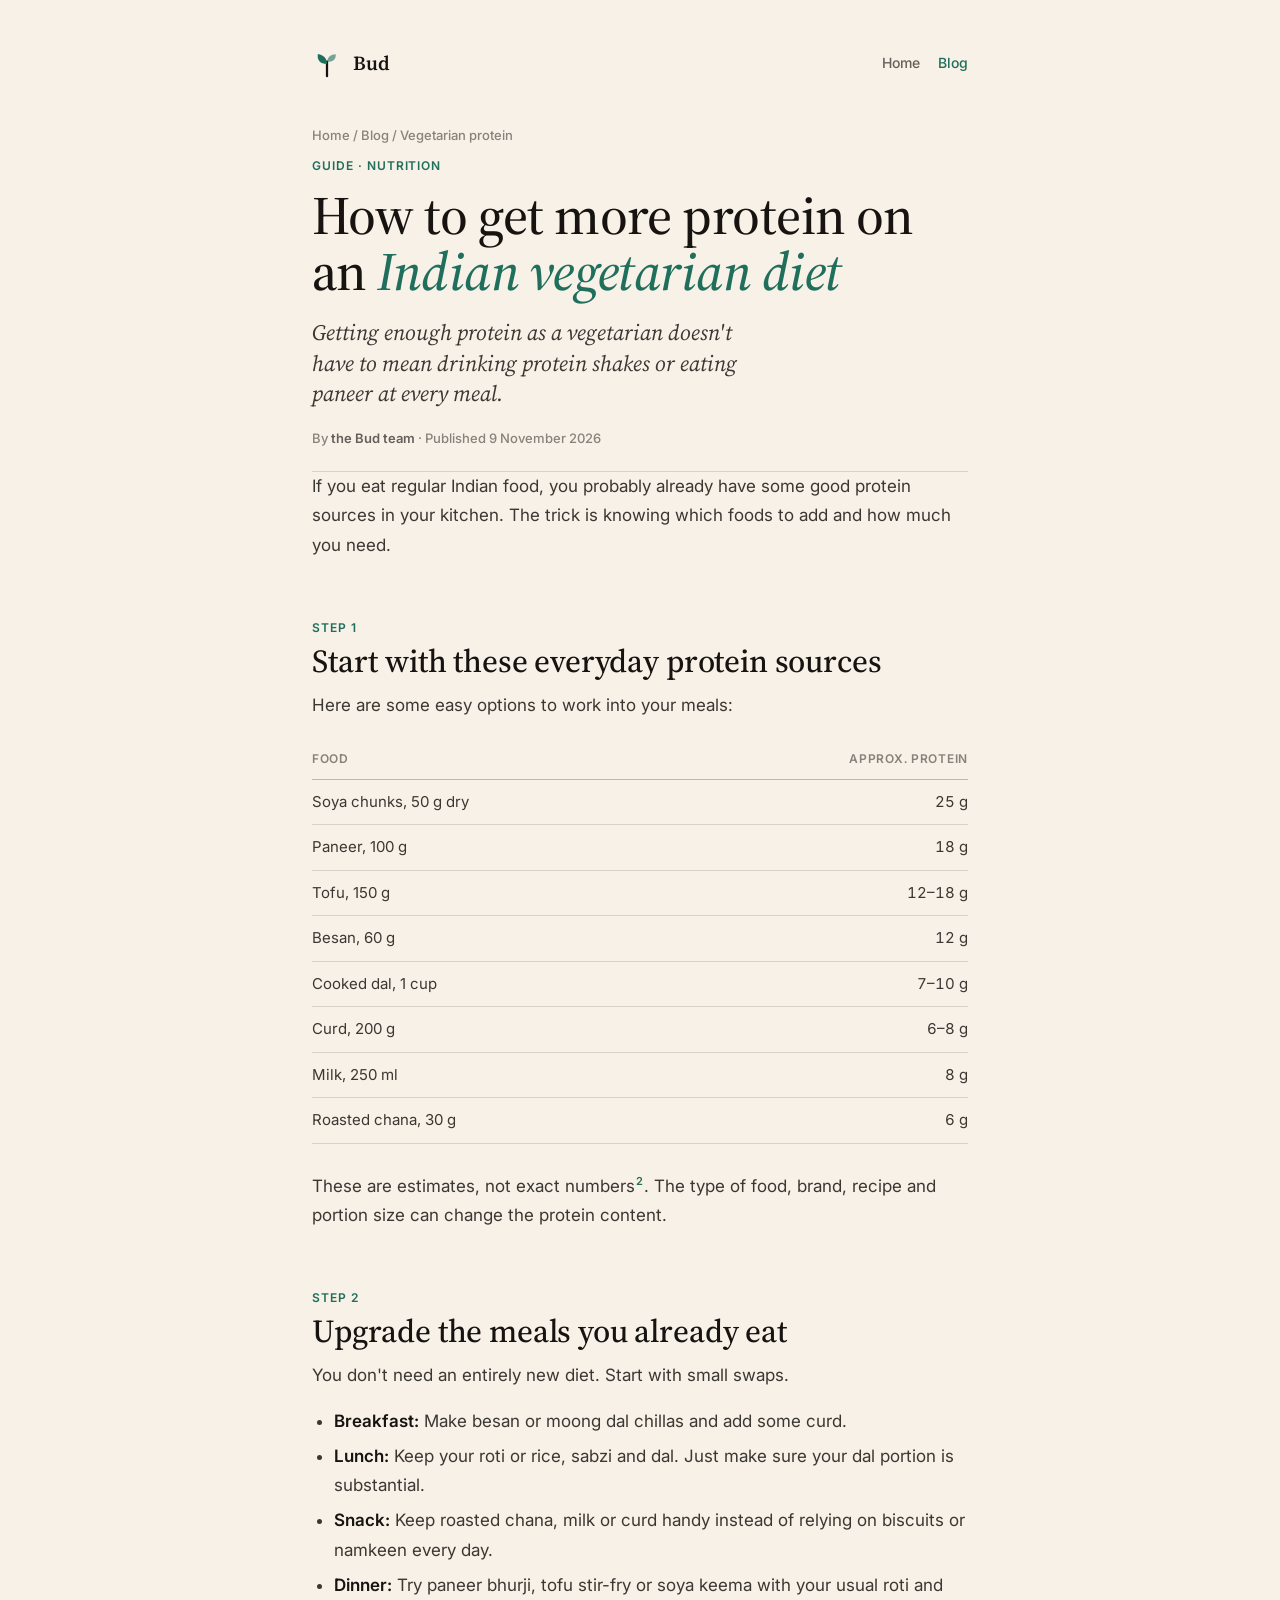
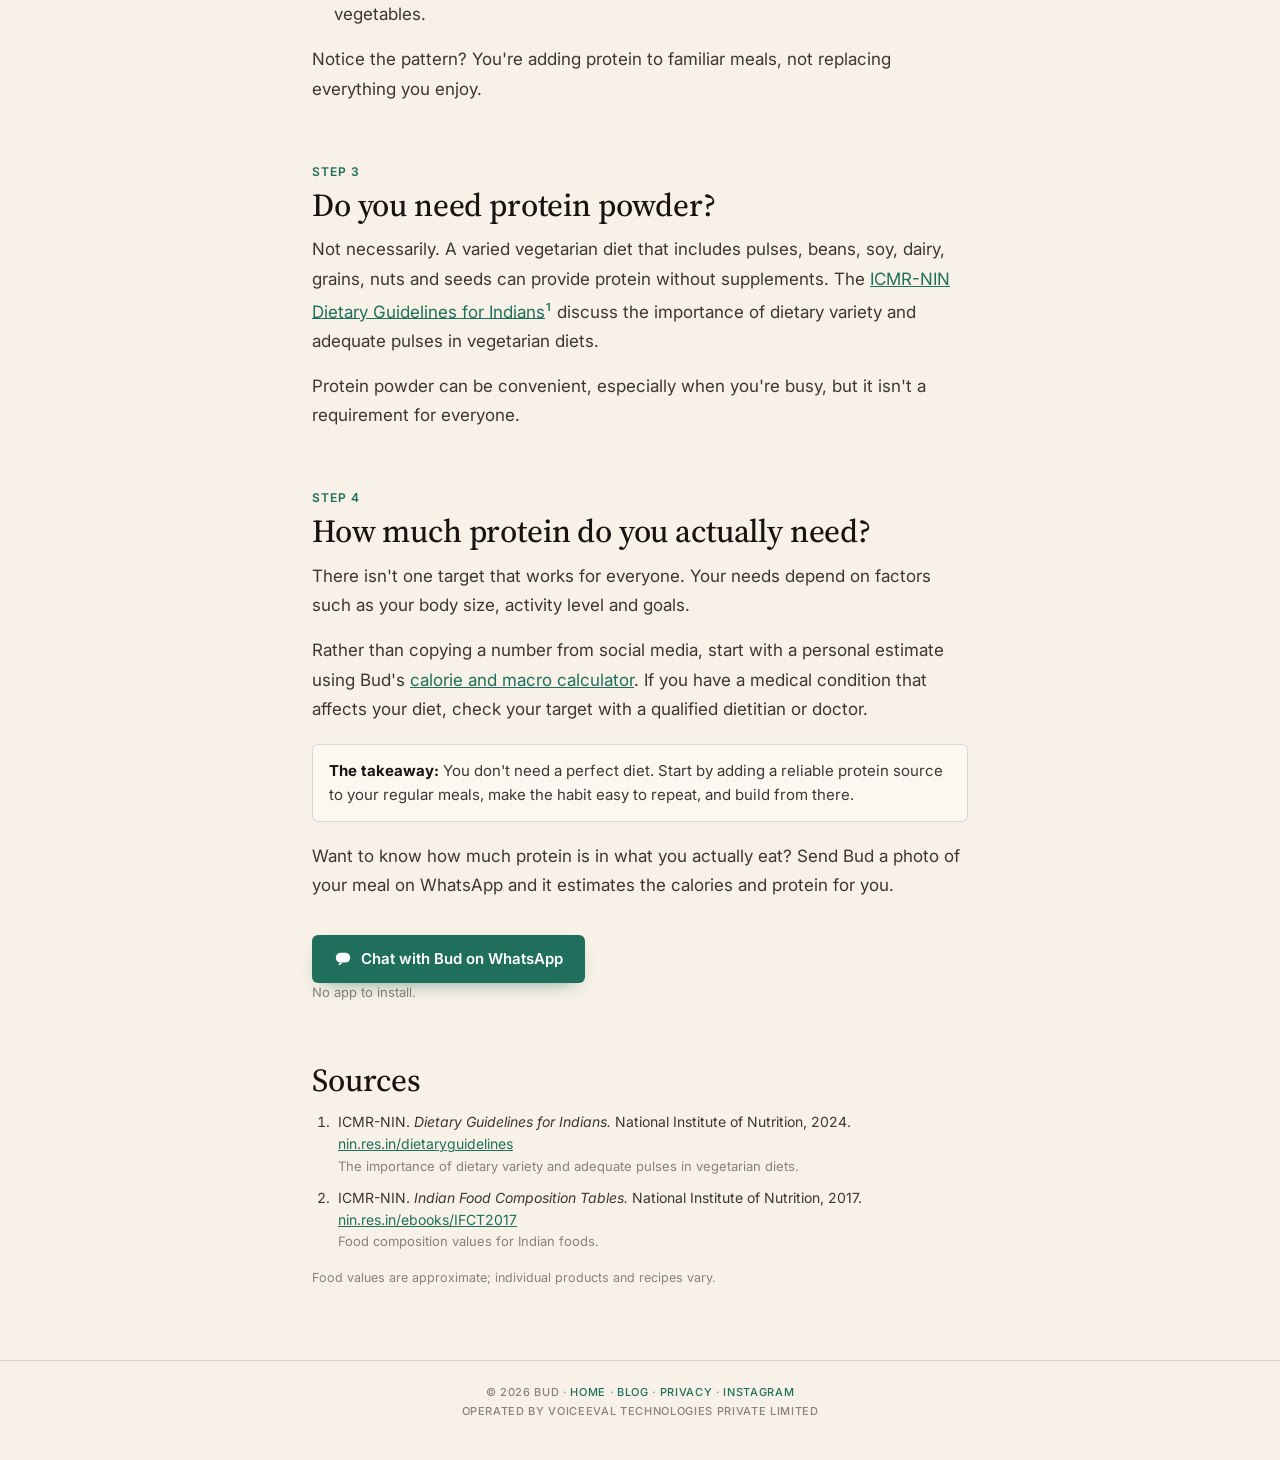
<file: blog/high-protein-vegetarian-foods-india.html>
<!DOCTYPE html>
<html lang="en">
<head>
<meta charset="UTF-8">
<meta name="viewport" content="width=device-width, initial-scale=1">
<meta name="robots" content="index, follow, max-image-preview:large">
<title>High-Protein Vegetarian Foods: An Easy Indian Diet Guide</title>
<meta name="description" content="Discover high-protein vegetarian foods in India, easy protein-rich meal ideas, and simple ways to meet your daily protein needs without overhauling your diet.">
<link rel="canonical" href="https://mybud.life/blog/high-protein-vegetarian-foods-india">
<meta property="og:title" content="How to get more protein on an Indian vegetarian diet">
<meta property="og:description" content="Discover high-protein vegetarian foods in India, easy protein-rich meal ideas, and simple ways to meet your daily protein needs without overhauling your diet.">
<meta property="og:url" content="https://mybud.life/blog/high-protein-vegetarian-foods-india">
<meta property="og:site_name" content="Bud">
<meta property="og:type" content="article">
<meta property="og:locale" content="en_IN">
<meta property="article:published_time" content="2026-11-09">
<meta property="article:modified_time" content="2026-11-09">
<meta name="twitter:card" content="summary">
<meta name="twitter:title" content="How to get more protein on an Indian vegetarian diet">
<meta name="twitter:description" content="Everyday vegetarian protein sources, easy swaps for the meals you already eat, and how to work out your own target.">
<meta name="theme-color" content="#f7f1e7">
<link rel="icon" href="/favicon.svg" type="image/svg+xml">
<link rel="apple-touch-icon" href="/favicon.svg">
<link rel="preconnect" href="https://fonts.googleapis.com">
<link rel="preconnect" href="https://fonts.gstatic.com" crossorigin>
<link href="https://fonts.googleapis.com/css2?family=Source+Serif+4:ital,opsz,wght@0,8..60,300..700;1,8..60,300..700&family=Inter:wght@400;500;600;700&display=swap" rel="stylesheet">
<link rel="stylesheet" href="/blog/blog.css">
<script type="application/ld+json">
{
  "@context": "https://schema.org",
  "@graph": [
    {
      "@type": "Article",
      "@id": "https://mybud.life/blog/high-protein-vegetarian-foods-india#article",
      "headline": "How to Get More Protein on an Indian Vegetarian Diet",
      "description": "High-protein vegetarian foods in India, easy protein-rich meal ideas, and simple ways to meet your daily protein needs without overhauling your diet.",
      "datePublished": "2026-11-09",
      "dateModified": "2026-11-09",
      "inLanguage": "en-IN",
      "mainEntityOfPage": "https://mybud.life/blog/high-protein-vegetarian-foods-india",
      "author": { "@type": "Organization", "name": "Bud", "url": "https://mybud.life/" },
      "publisher": {
        "@type": "Organization",
        "name": "Bud",
        "url": "https://mybud.life/",
        "logo": { "@type": "ImageObject", "url": "https://mybud.life/favicon.svg" }
      },
      "about": ["Vegetarian protein sources", "Indian vegetarian diet", "Protein"],
      "citation": [
        { "@type": "CreativeWork", "name": "ICMR-NIN. Dietary Guidelines for Indians. 2024", "url": "https://www.nin.res.in/dietaryguidelines/pdfjs/locale/DGI_2024.pdf" },
        { "@type": "CreativeWork", "name": "ICMR-NIN. Indian Food Composition Tables. 2017", "url": "https://www.nin.res.in/ebooks/IFCT2017_16122024.pdf" }
      ]
    },
    {
      "@type": "BreadcrumbList",
      "itemListElement": [
        { "@type": "ListItem", "position": 1, "name": "Home", "item": "https://mybud.life/" },
        { "@type": "ListItem", "position": 2, "name": "Blog", "item": "https://mybud.life/blog/" },
        { "@type": "ListItem", "position": 3, "name": "High-protein vegetarian foods", "item": "https://mybud.life/blog/high-protein-vegetarian-foods-india" }
      ]
    }
  ]
}
</script>
</head>
<body>
<div class="wrap">
  <header class="top">
    <a class="home" href="/" aria-label="Bud home">
      <svg class="mark" viewBox="0 0 32 32" fill="none" xmlns="http://www.w3.org/2000/svg" aria-hidden="true">
        <path d="M16 30V14.5" stroke="#171310" stroke-width="2.4" stroke-linecap="round"/>
        <path d="M16 17c0-5.6-3.4-9.7-9.8-10.6C5.3 13 8.5 17 16 17Z" fill="#1f6f5c"/>
        <path d="M16 14.6c.6-4.7 3.8-8 9.4-8C25.4 13 22.1 14.6 16 14.6Z" fill="#1f6f5c" fill-opacity="0.6"/>
      </svg>
      <span class="brand">Bud</span>
    </a>
    <nav aria-label="Site">
      <a href="/">Home</a>
      <a href="/blog" aria-current="page">Blog</a>
    </nav>
  </header>

  <main>
    <article>
      <p class="crumbs"><a href="/">Home</a> / <a href="/blog">Blog</a> / Vegetarian protein</p>
      <p class="kicker">Guide · Nutrition</p>
      <h1>How to get more protein on an <em>Indian vegetarian diet</em></h1>
      <p class="dek">Getting enough protein as a vegetarian doesn't have to mean drinking protein shakes or eating paneer at every meal.</p>
      <p class="byline">By <b>the Bud team</b> · Published 9 November 2026</p>

      <div class="prose">
        <p>If you eat regular Indian food, you probably already have some good protein sources in your kitchen. The trick is knowing which foods to add and how much you need.</p>

        <h2><span class="step">Step 1</span>Start with these everyday protein sources</h2>
        <p>Here are some easy options to work into your meals:</p>
        <div class="table-wrap">
          <table>
            <thead><tr><th>Food</th><th class="num">Approx. protein</th></tr></thead>
            <tbody>
              <tr><td>Soya chunks, 50 g dry</td><td class="num">25 g</td></tr>
              <tr><td>Paneer, 100 g</td><td class="num">18 g</td></tr>
              <tr><td>Tofu, 150 g</td><td class="num">12–18 g</td></tr>
              <tr><td>Besan, 60 g</td><td class="num">12 g</td></tr>
              <tr><td>Cooked dal, 1 cup</td><td class="num">7–10 g</td></tr>
              <tr><td>Curd, 200 g</td><td class="num">6–8 g</td></tr>
              <tr><td>Milk, 250 ml</td><td class="num">8 g</td></tr>
              <tr><td>Roasted chana, 30 g</td><td class="num">6 g</td></tr>
            </tbody>
          </table>
        </div>
        <p>These are estimates, not exact numbers<sup><a href="#ref-2">2</a></sup>. The type of food, brand, recipe and portion size can change the protein content.</p>

        <h2><span class="step">Step 2</span>Upgrade the meals you already eat</h2>
        <p>You don't need an entirely new diet. Start with small swaps.</p>
        <ul>
          <li><strong>Breakfast:</strong> Make besan or moong dal chillas and add some curd.</li>
          <li><strong>Lunch:</strong> Keep your roti or rice, sabzi and dal. Just make sure your dal portion is substantial.</li>
          <li><strong>Snack:</strong> Keep roasted chana, milk or curd handy instead of relying on biscuits or namkeen every day.</li>
          <li><strong>Dinner:</strong> Try paneer bhurji, tofu stir-fry or soya keema with your usual roti and vegetables.</li>
        </ul>
        <p>Notice the pattern? You're adding protein to familiar meals, not replacing everything you enjoy.</p>

        <h2><span class="step">Step 3</span>Do you need protein powder?</h2>
        <p>Not necessarily. A varied vegetarian diet that includes pulses, beans, soy, dairy, grains, nuts and seeds can provide protein without supplements. The <a href="https://www.nin.res.in/dietaryguidelines/pdfjs/locale/DGI_2024.pdf" rel="noopener">ICMR-NIN Dietary Guidelines for Indians</a><sup><a href="#ref-1">1</a></sup> discuss the importance of dietary variety and adequate pulses in vegetarian diets.</p>
        <p>Protein powder can be convenient, especially when you're busy, but it isn't a requirement for everyone.</p>

        <h2><span class="step">Step 4</span>How much protein do you actually need?</h2>
        <p>There isn't one target that works for everyone. Your needs depend on factors such as your body size, activity level and goals.</p>
        <p>Rather than copying a number from social media, start with a personal estimate using Bud's <a href="/blog/calorie-calculator">calorie and macro calculator</a>. If you have a medical condition that affects your diet, check your target with a qualified dietitian or doctor.</p>

        <div class="note"><b>The takeaway:</b> You don't need a perfect diet. Start by adding a reliable protein source to your regular meals, make the habit easy to repeat, and build from there.</div>

        <p>Want to know how much protein is in what you actually eat? Send Bud a photo of your meal on WhatsApp and it estimates the calories and protein for you.</p>
        <a class="cta" href="https://wa.me/+15672352765?text=Hi%20bud%2C%20lets%20get%20started%21">
          <svg viewBox="0 0 20 20" fill="currentColor" xmlns="http://www.w3.org/2000/svg" aria-hidden="true"><rect x="2" y="3" width="16" height="11" rx="5.5"/><path d="M6 14 L5 17.5 L9.5 14.5 Z"/></svg>
          Chat with Bud on WhatsApp
        </a>
        <p class="cta-hint">No app to install.</p>

        <h2 id="references">Sources</h2>
        <ol class="refs">
          <li id="ref-1">ICMR-NIN. <em>Dietary Guidelines for Indians.</em> National Institute of Nutrition, 2024. <a href="https://www.nin.res.in/dietaryguidelines/pdfjs/locale/DGI_2024.pdf" rel="noopener">nin.res.in/dietaryguidelines</a><span class="what">The importance of dietary variety and adequate pulses in vegetarian diets.</span></li>
          <li id="ref-2">ICMR-NIN. <em>Indian Food Composition Tables.</em> National Institute of Nutrition, 2017. <a href="https://www.nin.res.in/ebooks/IFCT2017_16122024.pdf" rel="noopener">nin.res.in/ebooks/IFCT2017</a><span class="what">Food composition values for Indian foods.</span></li>
        </ol>
        <p class="disclaimer">Food values are approximate; individual products and recipes vary.</p>
      </div>
    </article>
  </main>
</div>
<footer>
  <div>© 2026 Bud · <a href="/">Home</a> · <a href="/blog">Blog</a> · <a href="/privacy">Privacy</a> · <a href="https://www.instagram.com/mybud.life/">Instagram</a></div>
  <div>Operated by VoiceEval Technologies Private Limited</div>
</footer>
</body>
</html>
</file>
<file: blog/blog.css>
/* The blog and its calculators. Same tokens and type as index.html - paper,
   ink, the green accent, Source Serif for display and Inter for everything
   read at length - so a page reached from a WhatsApp card is visibly the
   same product as the homepage. The macro colours are the ones the WhatsApp
   cards use (app/services/cards.py in the bud repo), so the result panel and
   the card a user already has agree at a glance. */
:root {
  --paper: #f7f1e7;
  --ink: #171310;
  --body: rgba(23, 19, 16, 0.84);
  --muted: rgba(23, 19, 16, 0.66);
  --faint: rgba(23, 19, 16, 0.5);
  --line: rgba(23, 19, 16, 0.14);
  --accent: #1f6f5c;
  --accent-soft: rgba(31, 111, 92, 0.1);
  --cream: #ece4d6;
  --card: #fbf8f2;
  --protein: #1f7a4d;
  --carbs: #c9862b;
  --fat: #b4553c;
  --fibre: #4a7fa5;
  --healthy: #1f7a4d;
  --caution: #c9862b;
  --warn: #b4553c;
}

* { box-sizing: border-box; }
[hidden] { display: none !important; }
html { scroll-behavior: smooth; -webkit-text-size-adjust: 100%; }
body {
  margin: 0;
  min-height: 100vh;
  background: var(--paper);
  color: var(--ink);
  font-family: "Source Serif 4", Georgia, serif;
  -webkit-font-smoothing: antialiased;
  display: flex;
  flex-direction: column;
}
a { color: var(--accent); }
img, svg { max-width: 100%; }

.wrap {
  width: 100%;
  max-width: 720px;
  margin: 0 auto;
  padding: clamp(24px, 5vw, 48px) clamp(20px, 5vw, 32px) 0;
  flex: 1;
}

/* ---- header ---- */
.top {
  display: flex;
  align-items: center;
  gap: 11px;
  padding-bottom: clamp(28px, 6vw, 48px);
}
.top a.home { display: flex; align-items: center; gap: 11px; color: var(--ink); text-decoration: none; }
.mark { width: 30px; height: 30px; flex: 0 0 auto; }
.brand { font-size: 20px; font-weight: 600; letter-spacing: 0.01em; }
.top nav { margin-left: auto; display: flex; gap: 18px; font: 500 14px/1.3 Inter, system-ui, sans-serif; }
.top nav a { color: var(--muted); text-decoration: none; }
.top nav a:hover, .top nav a[aria-current="page"] { color: var(--accent); }

.crumbs { margin: 0 0 14px; font: 500 13px/1.4 Inter, system-ui, sans-serif; color: var(--faint); }
.crumbs a { color: var(--faint); text-decoration: none; }
.crumbs a:hover { color: var(--accent); }

/* ---- article head ---- */
.kicker {
  margin: 0 0 12px;
  color: var(--accent);
  font: 600 12px/1.4 Inter, system-ui, sans-serif;
  letter-spacing: 0.08em;
  text-transform: uppercase;
}
h1 {
  margin: 0;
  font-size: clamp(36px, 7vw, 54px);
  line-height: 1.04;
  font-weight: 500;
  letter-spacing: -0.01em;
}
h1 em { color: var(--accent); font-style: italic; }
.dek {
  margin: 18px 0 0;
  max-width: 40ch;
  font-size: clamp(19px, 3vw, 22px);
  line-height: 1.38;
  font-style: italic;
  color: var(--body);
}
.byline {
  margin: 20px 0 0;
  padding-bottom: 22px;
  border-bottom: 1px solid var(--line);
  color: var(--faint);
  font: 500 13px/1.6 Inter, system-ui, sans-serif;
}
.byline b { color: var(--muted); font-weight: 600; }

/* ---- prose ---- */
.prose { font: 400 17px/1.72 Inter, system-ui, sans-serif; color: var(--body); }
.prose h2 {
  margin: clamp(44px, 8vw, 60px) 0 12px;
  color: var(--ink);
  font: 500 clamp(26px, 4.6vw, 32px)/1.15 "Source Serif 4", Georgia, serif;
  letter-spacing: -0.005em;
}
.prose h2 .step {
  display: block;
  margin-bottom: 6px;
  color: var(--accent);
  font: 600 12px/1.4 Inter, system-ui, sans-serif;
  letter-spacing: 0.08em;
  text-transform: uppercase;
}
.prose h3 { margin: 28px 0 8px; color: var(--ink); font: 600 17px/1.4 Inter, system-ui, sans-serif; }
.prose p { margin: 0 0 16px; }
.prose ul, .prose ol { margin: 0 0 16px; padding-left: 22px; }
.prose li { margin: 6px 0; }
.prose strong { color: var(--ink); font-weight: 600; }
.prose sup a, a.cite {
  color: var(--accent);
  font: 600 11px/1 Inter, system-ui, sans-serif;
  text-decoration: none;
  padding: 0 1px;
}
.prose sup a:hover { text-decoration: underline; }

.formula {
  margin: 18px 0 22px;
  padding: 16px 18px;
  border-left: 3px solid var(--accent);
  background: var(--card);
  border-radius: 0 6px 6px 0;
  color: var(--ink);
  font: 500 16px/1.6 "Source Serif 4", Georgia, serif;
  overflow-x: auto;
}
.formula .eq { display: block; white-space: nowrap; }
.formula .eq + .eq { margin-top: 4px; }
.formula small { display: block; margin-top: 8px; color: var(--muted); font: 400 13px/1.5 Inter, system-ui, sans-serif; white-space: normal; }

.note {
  margin: 20px 0;
  padding: 14px 16px;
  border: 1px solid var(--line);
  border-radius: 6px;
  background: var(--card);
  font: 400 15px/1.6 Inter, system-ui, sans-serif;
  color: var(--body);
}
.note b { color: var(--ink); }

/* ---- tables ---- */
.table-wrap { margin: 18px 0 24px; overflow-x: auto; -webkit-overflow-scrolling: touch; }
table { width: 100%; border-collapse: collapse; font: 400 15px/1.5 Inter, system-ui, sans-serif; }
th, td { text-align: left; vertical-align: top; padding: 11px 12px 11px 0; border-bottom: 1px solid var(--line); }
th {
  color: var(--faint);
  font-weight: 600;
  font-size: 12px;
  letter-spacing: 0.06em;
  text-transform: uppercase;
  border-bottom-color: rgba(23, 19, 16, 0.26);
}
td:last-child, th:last-child { padding-right: 0; }
td.num, th.num { text-align: right; font-variant-numeric: tabular-nums; white-space: nowrap; }
td.src { color: var(--muted); font-size: 14px; }
td b { color: var(--ink); font-weight: 600; }
.swatch { display: inline-block; width: 10px; height: 10px; border-radius: 3px; margin-right: 7px; vertical-align: 0; }

/* ---- the calculator ---- */
.calc {
  margin: clamp(28px, 6vw, 40px) 0 0;
  border: 1px solid var(--line);
  border-radius: 12px;
  background: var(--card);
  overflow: hidden;
}
.calc-head {
  padding: 18px 22px;
  border-bottom: 1px solid var(--line);
  display: flex;
  align-items: baseline;
  justify-content: space-between;
  gap: 12px;
  flex-wrap: wrap;
}
.calc-head h2 { margin: 0; font: 500 22px/1.2 "Source Serif 4", Georgia, serif; }
.calc-head span { color: var(--faint); font: 500 12px/1.4 Inter, system-ui, sans-serif; }
.calc form { padding: 20px 22px 6px; font: 400 15px/1.4 Inter, system-ui, sans-serif; }
.fieldrow { display: grid; grid-template-columns: repeat(2, minmax(0, 1fr)); gap: 14px 16px; }
.field { margin: 0 0 16px; min-width: 0; border: 0; padding: 0; }
.field > label, .field > legend {
  display: block;
  margin: 0 0 7px;
  padding: 0;
  color: var(--ink);
  font: 600 13px/1.3 Inter, system-ui, sans-serif;
}
.field .hint { color: var(--faint); font-weight: 500; }
input[type="number"] {
  width: 100%;
  min-height: 46px;
  padding: 10px 13px;
  border: 1px solid var(--line);
  border-radius: 6px;
  background: #fff;
  color: var(--ink);
  font: 500 16px/1 Inter, system-ui, sans-serif;
  font-variant-numeric: tabular-nums;
  -moz-appearance: textfield;
}
input[type="number"]::-webkit-outer-spin-button,
input[type="number"]::-webkit-inner-spin-button { -webkit-appearance: none; margin: 0; }
input[type="number"]:focus { outline: 2px solid var(--accent); outline-offset: 1px; border-color: transparent; }
input[aria-invalid="true"] { border-color: var(--warn); }
.pair { display: grid; grid-template-columns: 1fr 1fr; gap: 8px; }
.unit-in { position: relative; }
.unit-in input { padding-right: 40px; }
.unit-in i {
  position: absolute;
  right: 12px;
  top: 50%;
  transform: translateY(-50%);
  color: var(--faint);
  font: 500 13px/1 Inter, system-ui, sans-serif;
  font-style: normal;
  pointer-events: none;
}

/* a label with a control on the same line (the height unit toggle), kept the
   same height as a plain label so the inputs in a row line up */
.label-row { display: flex; align-items: center; justify-content: space-between; gap: 10px; min-height: 30px; margin: 0 0 7px; }
.label-row > label, .label-row > span.lbl { margin: 0; color: var(--ink); font: 600 13px/1.3 Inter, system-ui, sans-serif; }

/* segmented controls - radios styled as one pill row */
.seg { display: inline-flex; width: 100%; border: 1px solid var(--line); border-radius: 8px; background: #fff; padding: 3px; gap: 3px; }
.seg label { flex: 1; position: relative; }
.seg input { position: absolute; opacity: 0; pointer-events: none; }
.seg span {
  display: block;
  padding: 9px 8px;
  border-radius: 6px;
  text-align: center;
  color: var(--muted);
  font: 600 14px/1.2 Inter, system-ui, sans-serif;
  cursor: pointer;
  user-select: none;
}
.seg input:checked + span { background: var(--accent); color: #fff; }
.seg input:focus-visible + span { outline: 2px solid var(--accent); outline-offset: 2px; }
.seg.mini { width: auto; padding: 2px; gap: 2px; border-radius: 7px; }
.seg.mini span { padding: 4px 10px; font-size: 12px; border-radius: 5px; white-space: nowrap; }

/* choice cards - activity (radio) and goals (checkbox) */
.choices { display: grid; grid-template-columns: repeat(2, minmax(0, 1fr)); gap: 8px; }
.choices.goals { grid-template-columns: repeat(auto-fill, minmax(150px, 1fr)); }
.choice { position: relative; }
.choice input { position: absolute; opacity: 0; pointer-events: none; }
.choice span {
  display: block;
  height: 100%;
  padding: 11px 12px;
  border: 1px solid var(--line);
  border-radius: 8px;
  background: #fff;
  cursor: pointer;
  user-select: none;
}
.choice b { display: block; color: var(--ink); font: 600 14px/1.3 Inter, system-ui, sans-serif; }
.choice small { display: block; margin-top: 3px; color: var(--muted); font: 400 12.5px/1.4 Inter, system-ui, sans-serif; }
.choice input:checked + span { border-color: var(--accent); box-shadow: inset 0 0 0 1px var(--accent); background: var(--accent-soft); }
.choice input:focus-visible + span { outline: 2px solid var(--accent); outline-offset: 2px; }
.choices.goals .choice span { padding: 10px 12px; }

.form-note { margin: 2px 0 18px; color: var(--faint); font: 400 12.5px/1.5 Inter, system-ui, sans-serif; }

/* results */
.result { border-top: 1px solid var(--line); padding: 22px; background: #fff; }
.result[hidden] { display: none; }
.result .label {
  margin: 0 0 6px;
  color: var(--accent);
  font: 600 12px/1.4 Inter, system-ui, sans-serif;
  letter-spacing: 0.08em;
  text-transform: uppercase;
}
.headline { display: flex; align-items: baseline; gap: 12px; flex-wrap: wrap; }
.headline strong {
  font: 600 clamp(52px, 12vw, 72px)/1 "Source Serif 4", Georgia, serif;
  font-variant-numeric: tabular-nums;
  letter-spacing: -0.02em;
}
.headline span { color: var(--muted); font: 500 16px/1.3 Inter, system-ui, sans-serif; }
.macros { margin: 18px 0 0; }
.macro { padding: 10px 0; border-bottom: 1px solid var(--line); font: 400 15px/1.4 Inter, system-ui, sans-serif; }
.macro:last-child { border-bottom: 0; }
.macro .row { display: flex; justify-content: space-between; gap: 12px; }
.macro .row b { color: var(--ink); font-weight: 600; }
.macro .row em { font-style: normal; font-weight: 700; font-variant-numeric: tabular-nums; }
.macro .bar { height: 7px; margin-top: 7px; border-radius: 4px; background: rgba(23, 19, 16, 0.07); overflow: hidden; }
.macro .bar i { display: block; height: 100%; border-radius: 4px; }
.macro small { display: block; margin-top: 5px; color: var(--faint); font-size: 12.5px; }

.working { margin: 20px 0 0; padding: 14px 16px; border-radius: 8px; background: var(--card); border: 1px solid var(--line); }
.working h3 { margin: 0 0 8px; font: 600 13px/1.3 Inter, system-ui, sans-serif; color: var(--ink); }
.working ol { margin: 0; padding-left: 20px; font: 400 14px/1.6 Inter, system-ui, sans-serif; color: var(--body); }
.working li { margin: 3px 0; }
.working li span { font-variant-numeric: tabular-nums; }

.bmi-line { margin: 16px 0 0; font: 400 15px/1.55 Inter, system-ui, sans-serif; color: var(--body); }
.bmi-line b { color: var(--ink); }

/* BMI scale */
.scale { position: relative; margin: 26px 0 8px; height: 40px; }
.scale .track { position: absolute; left: 0; right: 0; top: 16px; height: 12px; border-radius: 6px; overflow: hidden; display: flex; background: rgba(23, 19, 16, 0.07); }
.scale .track i { display: block; height: 100%; }
.scale .marker { position: absolute; top: 0; width: 0; height: 0; border-left: 8px solid transparent; border-right: 8px solid transparent; border-top: 12px solid var(--ink); transform: translateX(-8px); transition: left 0.2s ease; }
.scale .ticks { position: absolute; left: 0; right: 0; top: 30px; font: 500 11px/1 Inter, system-ui, sans-serif; color: var(--faint); }
.scale .ticks span { position: absolute; transform: translateX(-50%); top: 2px; }

.cta {
  display: inline-flex;
  align-items: center;
  gap: 9px;
  margin: 18px 0 0;
  min-height: 48px;
  padding: 13px 22px;
  border-radius: 6px;
  background: var(--accent);
  color: #fff;
  font: 600 15px/1.2 Inter, system-ui, sans-serif;
  text-decoration: none;
  box-shadow: 0 8px 20px -12px rgba(31, 111, 92, 0.85);
}
.cta svg { width: 18px; height: 18px; flex: 0 0 auto; }
.cta:hover { opacity: 0.92; }
.cta-hint { margin: 10px 0 0; color: var(--faint); font: 400 13px/1.5 Inter, system-ui, sans-serif; }

.disclaimer { margin: 16px 0 0; color: var(--faint); font: 400 12.5px/1.6 Inter, system-ui, sans-serif; }

/* ---- FAQ ---- */
.faq details { border-bottom: 1px solid var(--line); padding: 14px 2px; }
.faq summary { cursor: pointer; list-style: none; color: var(--ink); font: 600 15.5px/1.5 Inter, system-ui, sans-serif; }
.faq summary::-webkit-details-marker { display: none; }
.faq summary::after { content: '+'; float: right; margin-left: 12px; color: var(--accent); font-weight: 600; }
.faq details[open] summary::after { content: '−'; }
.faq details p { margin: 10px 0 0; font: 400 15px/1.65 Inter, system-ui, sans-serif; color: var(--body); }

/* ---- references ---- */
.refs { margin: 0; padding-left: 26px; font: 400 14px/1.6 Inter, system-ui, sans-serif; color: var(--body); }
.refs li { margin: 0 0 10px; padding-left: 4px; scroll-margin-top: 24px; }
.refs li:target { background: var(--accent-soft); border-radius: 4px; }
.refs a { word-break: break-word; }
.refs .what { display: block; color: var(--faint); font-size: 13px; }

/* ---- blog index ---- */
.posts { margin: 8px 0 0; border-top: 1px solid var(--line); }
.post { display: block; padding: 22px 2px; border-bottom: 1px solid var(--line); color: var(--ink); text-decoration: none; }
.post .kicker { margin-bottom: 8px; }
.post h2 { margin: 0; font: 500 clamp(24px, 4.5vw, 30px)/1.18 "Source Serif 4", Georgia, serif; }
.post p { margin: 10px 0 0; color: var(--muted); font: 400 15.5px/1.6 Inter, system-ui, sans-serif; }
.post .more { display: inline-block; margin-top: 12px; color: var(--accent); font: 600 14px/1.3 Inter, system-ui, sans-serif; }
.post:hover h2 { color: var(--accent); }

/* ---- footer ---- */
.spacer { min-height: 56px; }
footer {
  margin-top: 56px;
  border-top: 1px solid var(--line);
  padding: 22px clamp(20px, 5vw, 32px) 40px;
  color: var(--faint);
  font: 500 11px/1.7 Inter, system-ui, sans-serif;
  letter-spacing: 0.06em;
  text-transform: uppercase;
  text-align: center;
}
footer a { text-decoration: none; color: var(--accent); }

@media (max-width: 560px) {
  .fieldrow { grid-template-columns: 1fr; gap: 0; }
  .choices { grid-template-columns: 1fr; }
  .choices.goals { grid-template-columns: 1fr 1fr; }
  .calc form, .result { padding-left: 16px; padding-right: 16px; }
  .calc-head { padding: 16px; }
  .top nav { gap: 14px; }
}

@media print {
  .calc form, .cta, .cta-hint, .top nav { display: none; }
  body { background: #fff; }
}
</file>
